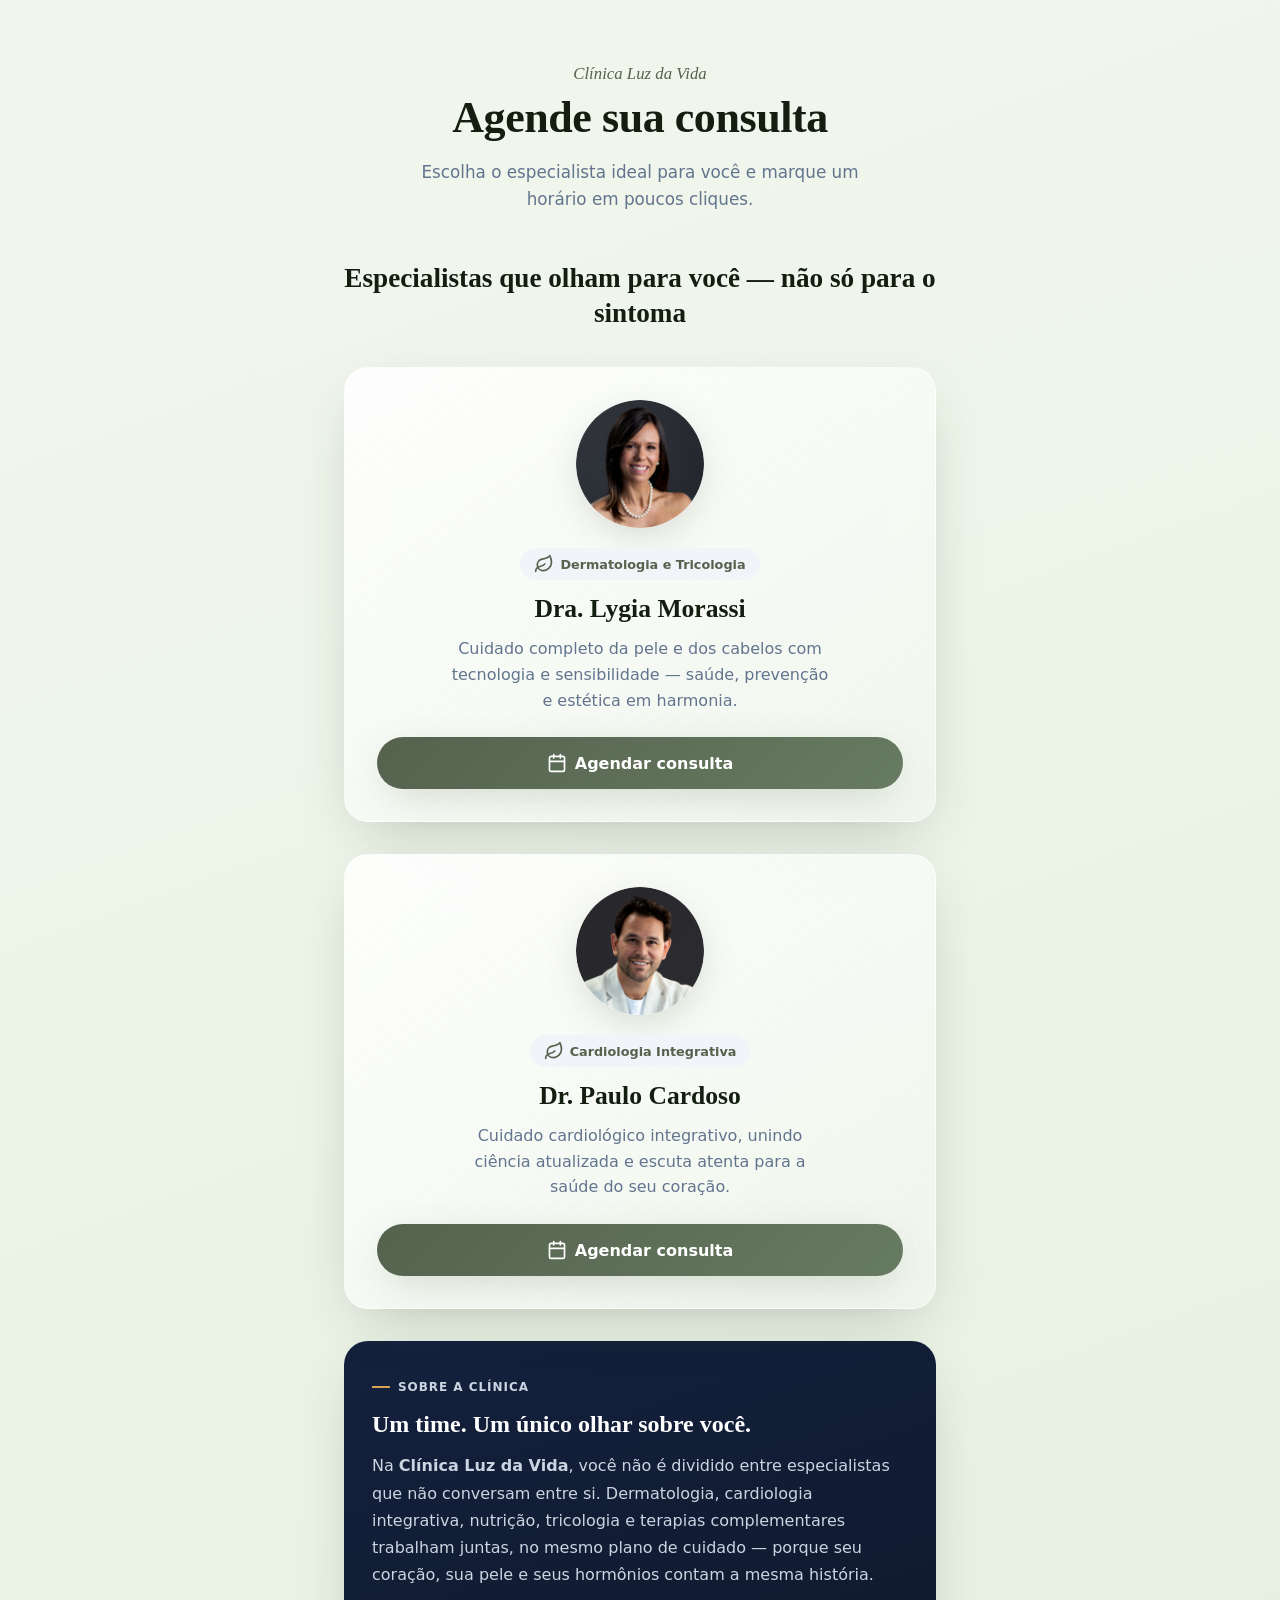
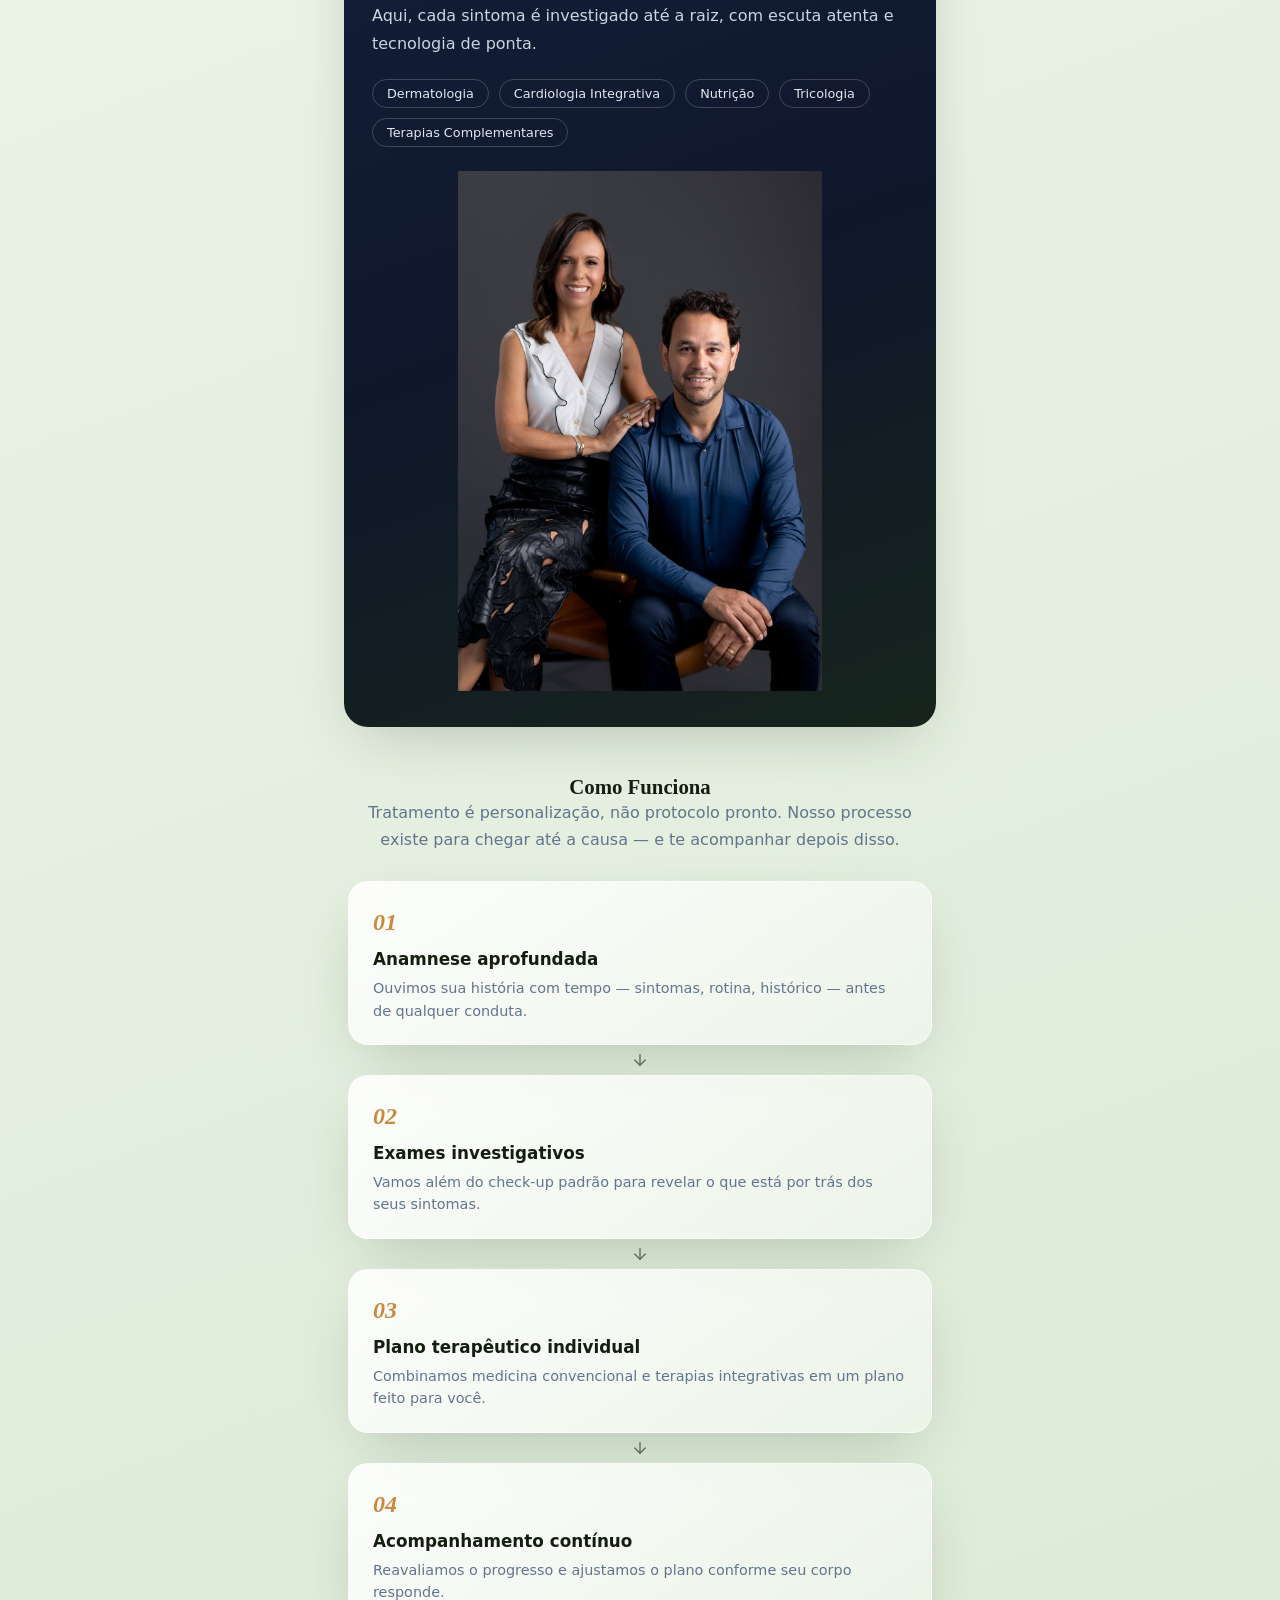
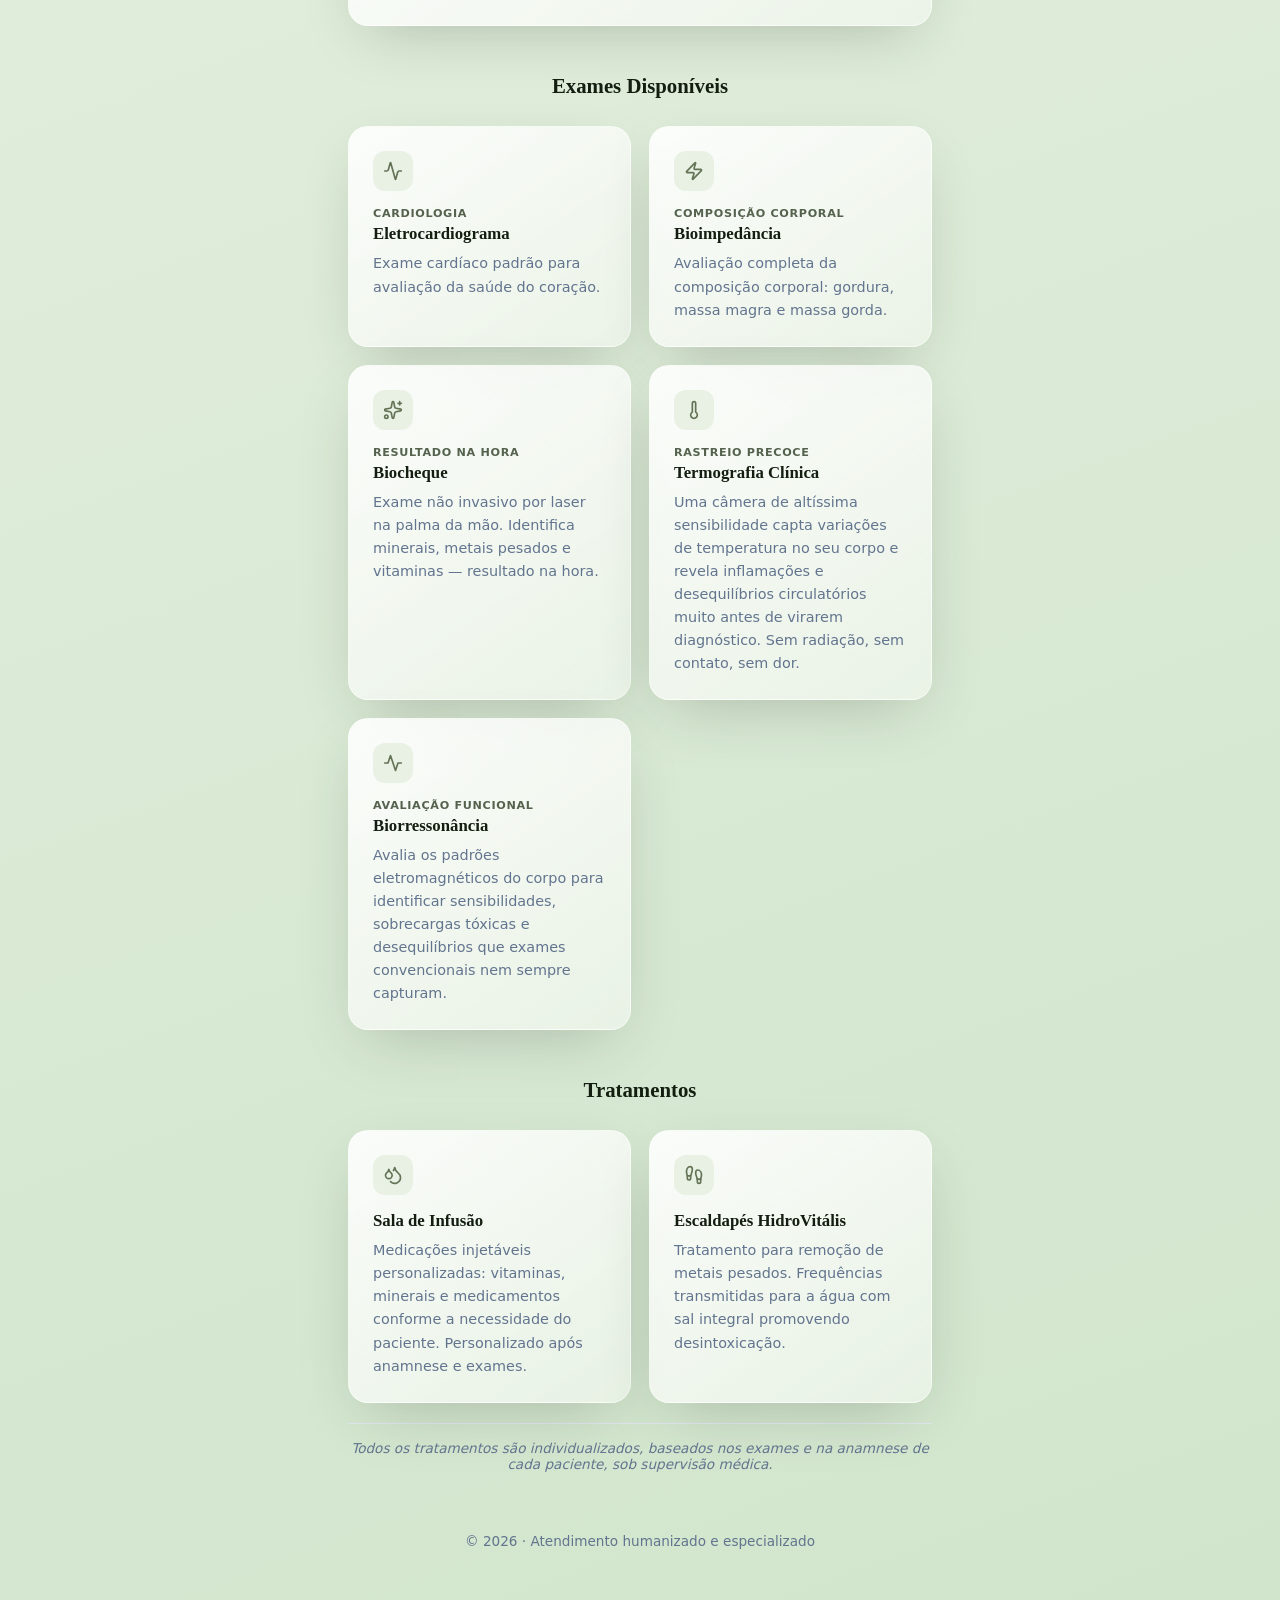
<file: index.html>
<!DOCTYPE html>
<html lang="pt-BR">
<head>
<meta charset="UTF-8" />
<meta name="viewport" content="width=device-width, initial-scale=1" />
<title>Agende sua consulta — Dra. Lygia Morassi &amp; Dr. Paulo Cardoso</title>
<meta name="description" content="Agende sua consulta com a Dra. Lygia Morassi (Dermatologia) ou o Dr. Paulo Cardoso (Cardiologia). Atendimento humanizado e especializado." />
<link rel="stylesheet" href="styles.css" />
<!-- Meta Pixel Code -->
<script>
!function(f,b,e,v,n,t,s)
{if(f.fbq)return;n=f.fbq=function(){n.callMethod?
n.callMethod.apply(n,arguments):n.queue.push(arguments)};
if(!f._fbq)f._fbq=n;n.push=n;n.loaded=!0;n.version='2.0';
n.queue=[];t=b.createElement(e);t.async=!0;
t.src=v;s=b.getElementsByTagName(e)[0];
s.parentNode.insertBefore(t,s)}(window, document,'script',
'https://connect.facebook.net/en_US/fbevents.js');
fbq('init', '27556097847387788');
fbq('track', 'PageView');
</script>
<noscript><img height="1" width="1" style="display:none"
src="https://www.facebook.com/tr?id=27556097847387788&ev=PageView&noscript=1"
/></noscript>
<!-- End Meta Pixel Code -->
</head>
<body>

<main class="page">
  <header class="hero">
    <p class="eyebrow">Clínica Luz da Vida</p>
    <h1>Agende sua consulta</h1>
    <p class="subtitle">Escolha o especialista ideal para você e marque um horário em poucos cliques.</p>
  </header>

  <h2 class="specialists-heading">Especialistas que olham para você — não só para o sintoma</h2>

  <section class="card doctor-card">
    <img class="doctor-photo" src="images/dra-lygia.png" alt="Dra. Lygia Morassi" />
    <span class="specialty-badge">
      <svg class="icon" viewBox="0 0 24 24" fill="none" stroke="currentColor" stroke-width="2" stroke-linecap="round" stroke-linejoin="round"><path d="M11 20A7 7 0 0 1 9.8 6.1C15.5 5 17 4.48 19 2c1 2 2 4.18 2 8 0 5.5-4.78 10-10 10Z"/><path d="M2 21c0-3 1.85-5.36 5.08-6C9.5 14.52 12 13 13 12"/></svg>
      Dermatologia e Tricologia
    </span>
    <h2>Dra. Lygia Morassi</h2>
    <p class="bio">Cuidado completo da pele e dos cabelos com tecnologia e sensibilidade — saúde, prevenção e estética em harmonia.</p>
    <a class="btn" href="https://wa.link/u5lvmo" target="_blank" rel="noopener noreferrer">
      <svg class="icon" viewBox="0 0 24 24" fill="none" stroke="currentColor" stroke-width="2" stroke-linecap="round" stroke-linejoin="round"><rect width="18" height="18" x="3" y="4" rx="2"/><path d="M16 2v4"/><path d="M8 2v4"/><path d="M3 10h18"/></svg>
      Agendar consulta
    </a>
  </section>

  <section class="card doctor-card">
    <img class="doctor-photo" src="images/dr-paulo.png" alt="Dr. Paulo Cardoso" />
    <span class="specialty-badge">
      <svg class="icon" viewBox="0 0 24 24" fill="none" stroke="currentColor" stroke-width="2" stroke-linecap="round" stroke-linejoin="round"><path d="M11 20A7 7 0 0 1 9.8 6.1C15.5 5 17 4.48 19 2c1 2 2 4.18 2 8 0 5.5-4.78 10-10 10Z"/><path d="M2 21c0-3 1.85-5.36 5.08-6C9.5 14.52 12 13 13 12"/></svg>
      Cardiologia Integrativa
    </span>
    <h2>Dr. Paulo Cardoso</h2>
    <p class="bio">Cuidado cardiológico integrativo, unindo ciência atualizada e escuta atenta para a saúde do seu coração.</p>
    <a class="btn" href="https://wa.link/zazbd5" target="_blank" rel="noopener noreferrer">
      <svg class="icon" viewBox="0 0 24 24" fill="none" stroke="currentColor" stroke-width="2" stroke-linecap="round" stroke-linejoin="round"><rect width="18" height="18" x="3" y="4" rx="2"/><path d="M16 2v4"/><path d="M8 2v4"/><path d="M3 10h18"/></svg>
      Agendar consulta
    </a>
  </section>

  <section class="about-clinic-dark">
    <p class="eyebrow-caps">Sobre a Clínica</p>
    <h3>Um time. Um único olhar sobre você.</h3>
    <p>Na <strong>Clínica Luz da Vida</strong>, você não é dividido entre especialistas que não conversam entre si. Dermatologia, cardiologia integrativa, nutrição, tricologia e terapias complementares trabalham juntas, no mesmo plano de cuidado — porque seu coração, sua pele e seus hormônios contam a mesma história.</p>
    <p>Aqui, cada sintoma é investigado até a raiz, com escuta atenta e tecnologia de ponta.</p>
    <div class="pill-list">
      <span class="pill">Dermatologia</span>
      <span class="pill">Cardiologia Integrativa</span>
      <span class="pill">Nutrição</span>
      <span class="pill">Tricologia</span>
      <span class="pill">Terapias Complementares</span>
    </div>
    <img class="about-clinic-photo" src="images/doutores-juntos.jpg" alt="Dra. Lygia Morassi e Dr. Paulo Cardoso, especialistas da Clínica Luz da Vida" />
  </section>

  <section class="section-plain">
    <h3 class="section-title plain">Como Funciona</h3>
    <p class="about-text section-intro">Tratamento é personalização, não protocolo pronto. Nosso processo existe para chegar até a causa — e te acompanhar depois disso.</p>
    <div class="steps-flow">
      <div class="step-card">
        <p class="step-num">01</p>
        <h4>Anamnese aprofundada</h4>
        <p>Ouvimos sua história com tempo — sintomas, rotina, histórico — antes de qualquer conduta.</p>
      </div>
      <span class="step-arrow">
        <svg width="18" height="18" viewBox="0 0 24 24" fill="none" stroke="currentColor" stroke-width="2" stroke-linecap="round" stroke-linejoin="round"><path d="M12 5v14"/><path d="m19 12-7 7-7-7"/></svg>
      </span>
      <div class="step-card">
        <p class="step-num">02</p>
        <h4>Exames investigativos</h4>
        <p>Vamos além do check-up padrão para revelar o que está por trás dos seus sintomas.</p>
      </div>
      <span class="step-arrow">
        <svg width="18" height="18" viewBox="0 0 24 24" fill="none" stroke="currentColor" stroke-width="2" stroke-linecap="round" stroke-linejoin="round"><path d="M12 5v14"/><path d="m19 12-7 7-7-7"/></svg>
      </span>
      <div class="step-card">
        <p class="step-num">03</p>
        <h4>Plano terapêutico individual</h4>
        <p>Combinamos medicina convencional e terapias integrativas em um plano feito para você.</p>
      </div>
      <span class="step-arrow">
        <svg width="18" height="18" viewBox="0 0 24 24" fill="none" stroke="currentColor" stroke-width="2" stroke-linecap="round" stroke-linejoin="round"><path d="M12 5v14"/><path d="m19 12-7 7-7-7"/></svg>
      </span>
      <div class="step-card">
        <p class="step-num">04</p>
        <h4>Acompanhamento contínuo</h4>
        <p>Reavaliamos o progresso e ajustamos o plano conforme seu corpo responde.</p>
      </div>
    </div>
  </section>

  <section class="section-plain">
    <h3 class="section-title plain">Exames Disponíveis</h3>
    <div class="block-grid">
      <div class="block-card">
        <span class="block-icon">
          <svg class="icon" viewBox="0 0 24 24" fill="none" stroke="currentColor" stroke-width="2" stroke-linecap="round" stroke-linejoin="round"><path d="M22 12h-2.48a2 2 0 0 0-1.93 1.46l-2.35 8.36a.25.25 0 0 1-.48 0L9.24 2.18a.25.25 0 0 0-.48 0l-2.35 8.36A2 2 0 0 1 4.49 12H2"/></svg>
        </span>
        <p class="list-tag">Cardiologia</p>
        <p class="block-title">Eletrocardiograma</p>
        <p class="block-desc">Exame cardíaco padrão para avaliação da saúde do coração.</p>
      </div>
      <div class="block-card">
        <span class="block-icon">
          <svg class="icon" viewBox="0 0 24 24" fill="none" stroke="currentColor" stroke-width="2" stroke-linecap="round" stroke-linejoin="round"><path d="M4 14a1 1 0 0 1-.78-1.63l9.9-10.2a.5.5 0 0 1 .86.46l-1.92 6.02A1 1 0 0 0 13 10h7a1 1 0 0 1 .78 1.63l-9.9 10.2a.5.5 0 0 1-.86-.46l1.92-6.02A1 1 0 0 0 11 14z"/></svg>
        </span>
        <p class="list-tag">Composição Corporal</p>
        <p class="block-title">Bioimpedância</p>
        <p class="block-desc">Avaliação completa da composição corporal: gordura, massa magra e massa gorda.</p>
      </div>
      <div class="block-card">
        <span class="block-icon">
          <svg class="icon" viewBox="0 0 24 24" fill="none" stroke="currentColor" stroke-width="2" stroke-linecap="round" stroke-linejoin="round"><path d="M11.017 2.814a1 1 0 0 1 1.966 0l1.051 5.558a2 2 0 0 0 1.594 1.594l5.558 1.051a1 1 0 0 1 0 1.966l-5.558 1.051a2 2 0 0 0-1.594 1.594l-1.051 5.558a1 1 0 0 1-1.966 0l-1.051-5.558a2 2 0 0 0-1.594-1.594l-5.558-1.051a1 1 0 0 1 0-1.966l5.558-1.051a2 2 0 0 0 1.594-1.594z"/><path d="M20 2v4"/><path d="M22 4h-4"/><circle cx="4" cy="20" r="2"/></svg>
        </span>
        <p class="list-tag">Resultado na Hora</p>
        <p class="block-title">Biocheque</p>
        <p class="block-desc">Exame não invasivo por laser na palma da mão. Identifica minerais, metais pesados e vitaminas — resultado na hora.</p>
      </div>
      <div class="block-card">
        <span class="block-icon">
          <svg class="icon" viewBox="0 0 24 24" fill="none" stroke="currentColor" stroke-width="2" stroke-linecap="round" stroke-linejoin="round"><path d="M14 4v10.54a4 4 0 1 1-4 0V4a2 2 0 0 1 4 0Z"/></svg>
        </span>
        <p class="list-tag">Rastreio Precoce</p>
        <p class="block-title">Termografia Clínica</p>
        <p class="block-desc">Uma câmera de altíssima sensibilidade capta variações de temperatura no seu corpo e revela inflamações e desequilíbrios circulatórios muito antes de virarem diagnóstico. Sem radiação, sem contato, sem dor.</p>
      </div>
      <div class="block-card">
        <span class="block-icon">
          <svg class="icon" viewBox="0 0 24 24" fill="none" stroke="currentColor" stroke-width="2" stroke-linecap="round" stroke-linejoin="round"><path d="M22 12h-4l-3 9L9 3l-3 9H2"/></svg>
        </span>
        <p class="list-tag">Avaliação Funcional</p>
        <p class="block-title">Biorressonância</p>
        <p class="block-desc">Avalia os padrões eletromagnéticos do corpo para identificar sensibilidades, sobrecargas tóxicas e desequilíbrios que exames convencionais nem sempre capturam.</p>
      </div>
    </div>
  </section>

  <section class="section-plain">
    <h3 class="section-title plain">Tratamentos</h3>
    <div class="block-grid">
      <div class="block-card">
        <span class="block-icon">
          <svg class="icon" viewBox="0 0 24 24" fill="none" stroke="currentColor" stroke-width="2" stroke-linecap="round" stroke-linejoin="round"><path d="M7 16.3c2.2 0 4-1.83 4-4.05 0-1.16-.57-2.26-1.71-3.19S7.29 6.75 7 5.3c-.29 1.45-1.14 2.84-2.29 3.76S3 11.1 3 12.25c0 2.22 1.8 4.05 4 4.05z"/><path d="M12.56 6.6A10.97 10.97 0 0 0 14 3.02c.5 2.5 2 4.9 4 6.5s3 3.5 3 5.5a6.98 6.98 0 0 1-11.91 4.97"/></svg>
        </span>
        <p class="block-title">Sala de Infusão</p>
        <p class="block-desc">Medicações injetáveis personalizadas: vitaminas, minerais e medicamentos conforme a necessidade do paciente. Personalizado após anamnese e exames.</p>
      </div>
      <div class="block-card">
        <span class="block-icon">
          <svg class="icon" viewBox="0 0 24 24" fill="none" stroke="currentColor" stroke-width="2" stroke-linecap="round" stroke-linejoin="round"><path d="M4 16v-2.38C4 11.5 2.97 10.5 3 8c.03-2.72 1.49-6 4.5-6C9.37 2 10 3.8 10 5.5c0 3.11-2 5.66-2 8.68V16a2 2 0 1 1-4 0Z"/><path d="M20 20v-2.38c0-2.12 1.03-3.12 1-5.62-.03-2.72-1.49-6-4.5-6C14.63 6 14 7.8 14 9.5c0 3.11 2 5.66 2 8.68V20a2 2 0 1 0 4 0Z"/><path d="M16 17h4"/><path d="M4 13h4"/></svg>
        </span>
        <p class="block-title">Escaldapés HidroVitális</p>
        <p class="block-desc">Tratamento para remoção de metais pesados. Frequências transmitidas para a água com sal integral promovendo desintoxicação.</p>
      </div>
    </div>
    <p class="footnote">Todos os tratamentos são individualizados, baseados nos exames e na anamnese de cada paciente, sob supervisão médica.</p>
  </section>

  <footer class="page-footer">
    <p>&copy; 2026 &middot; Atendimento humanizado e especializado</p>
  </footer>
</main>

</body>
</html>
</file>
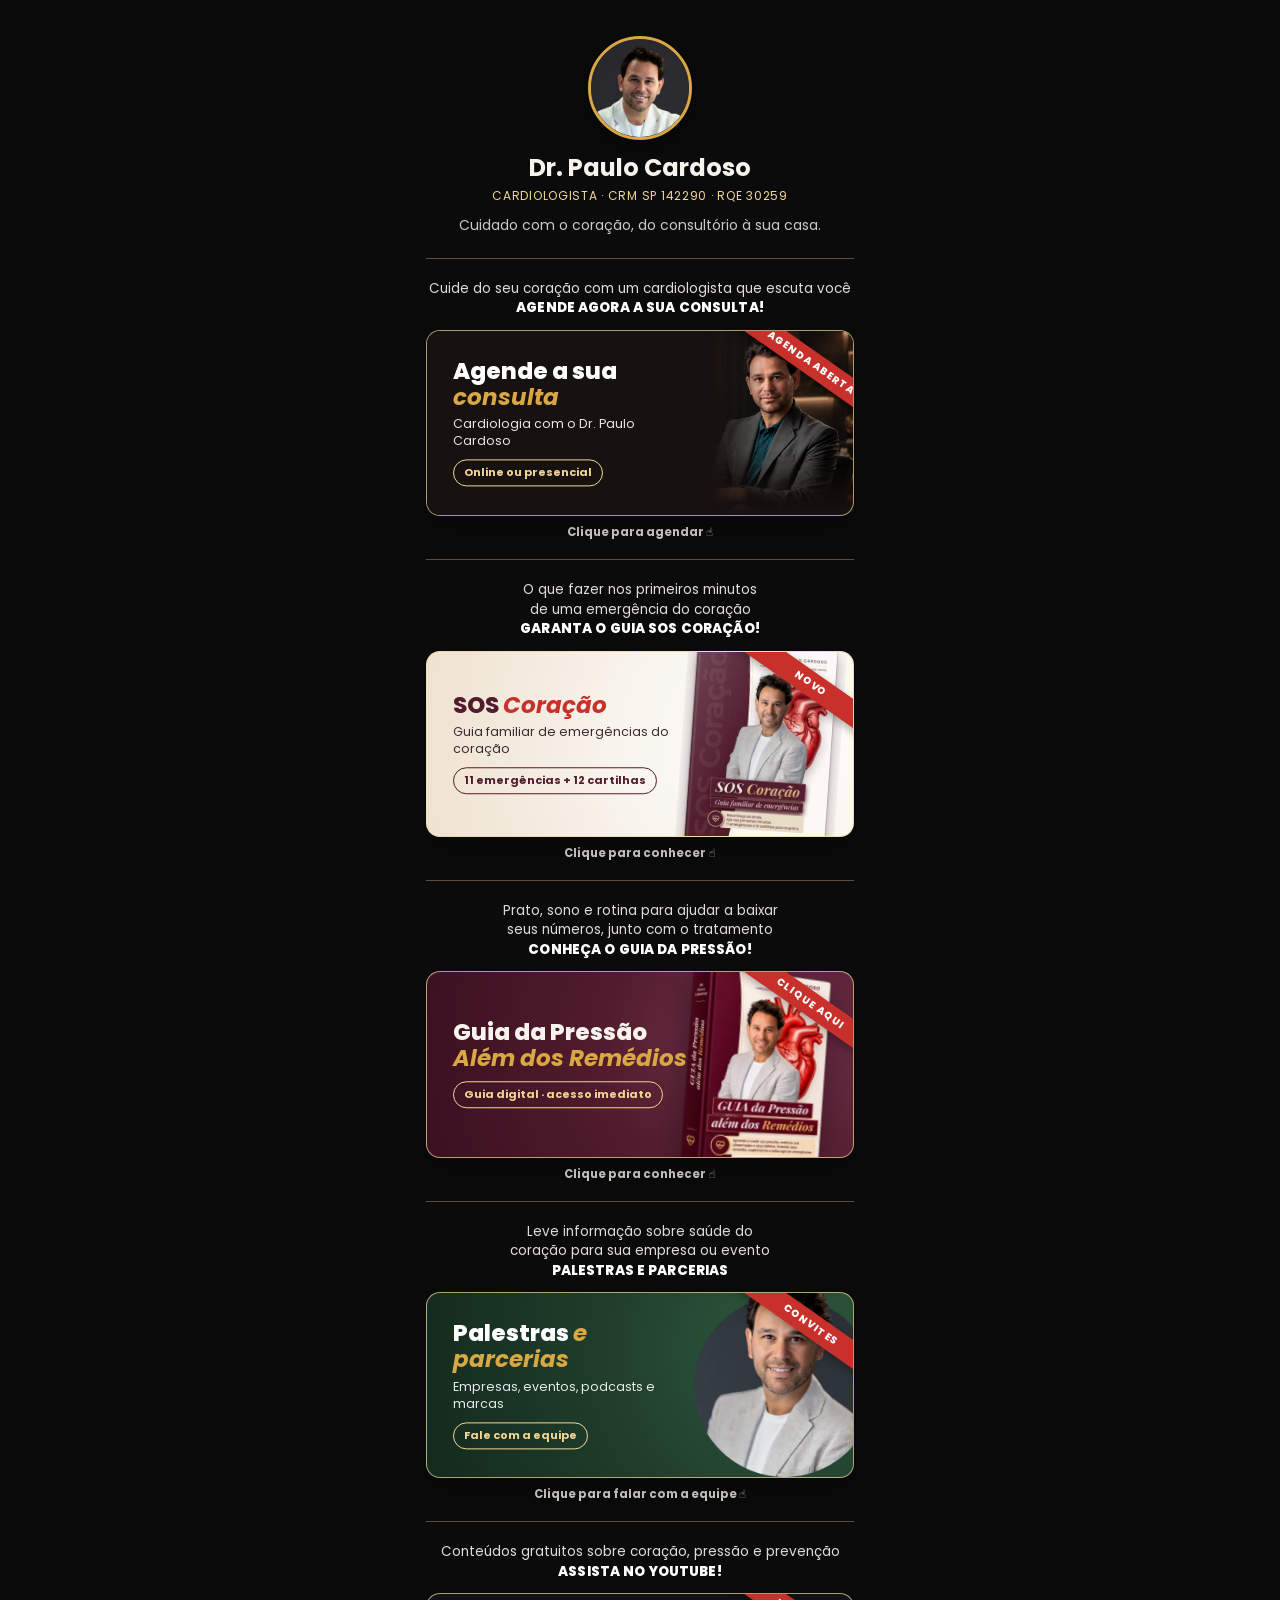
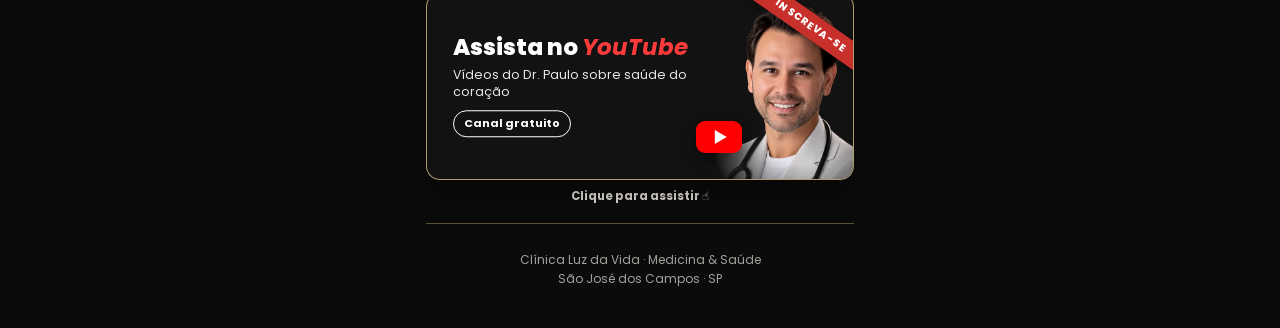
<file: bio-drpaulo.html>
<!DOCTYPE html>
<html lang="pt-BR">
<head>
<!-- Google Tag Manager -->
<script>(function(w,d,s,l,i){w[l]=w[l]||[];w[l].push({'gtm.start':
new Date().getTime(),event:'gtm.js'});var f=d.getElementsByTagName(s)[0],
j=d.createElement(s),dl=l!='dataLayer'?'&l='+l:'';j.async=true;j.src=
'https://www.googletagmanager.com/gtm.js?id='+i+dl;f.parentNode.insertBefore(j,f);
})(window,document,'script','dataLayer','GTM-PHKVS4NW');</script>
<!-- End Google Tag Manager -->
<meta charset="UTF-8" />
<meta name="viewport" content="width=device-width, initial-scale=1" />
<title>Dr. Paulo Cardoso — Links</title>
<meta name="description" content="Consultas, guias, palestras e conteúdos do cardiologista Dr. Paulo Cardoso." />
<meta name="theme-color" content="#0b0b0b" />
<meta property="og:title" content="Dr. Paulo Cardoso · Cardiologista" />
<meta property="og:description" content="Consultas, Guia SOS Coração, Guia da Pressão, palestras e YouTube." />
<meta property="og:image" content="https://luzdavidasaude.com.br/images/dr-paulo.png" />
<link rel="preconnect" href="https://fonts.googleapis.com" />
<link rel="preconnect" href="https://fonts.gstatic.com" crossorigin />
<link href="https://fonts.googleapis.com/css2?family=Poppins:ital,wght@0,400;0,500;0,600;0,700;0,800;1,600;1,700&display=swap" rel="stylesheet" />
<!-- Meta Pixel Code -->
<script>
!function(f,b,e,v,n,t,s)
{if(f.fbq)return;n=f.fbq=function(){n.callMethod?
n.callMethod.apply(n,arguments):n.queue.push(arguments)};
if(!f._fbq)f._fbq=n;n.push=n;n.loaded=!0;n.version='2.0';
n.queue=[];t=b.createElement(e);t.async=!0;
t.src=v;s=b.getElementsByTagName(e)[0];
s.parentNode.insertBefore(t,s)}(window, document,'script',
'https://connect.facebook.net/en_US/fbevents.js');
fbq('init', '27556097847387788');
fbq('track', 'PageView');
</script>
<noscript><img height="1" width="1" style="display:none"
src="https://www.facebook.com/tr?id=27556097847387788&ev=PageView&noscript=1"
/></noscript>
<!-- End Meta Pixel Code -->
<style>
:root {
  --wine: #521c2e; --wine-deep: #2a0a14; --gold: #d9a845; --gold-soft: #f0d595;
  --cream: #f8f3ec; --ink: #24161b; --red: #c8312b;
}
* { box-sizing: border-box; margin: 0; padding: 0; }
html { -webkit-text-size-adjust: 100%; }
body {
  font-family: 'Poppins', system-ui, sans-serif; color: var(--cream); min-height: 100vh;
  background: #0b0b0b;
  -webkit-font-smoothing: antialiased;
}
a { color: inherit; text-decoration: none; }
.wrap { max-width: 460px; margin: 0 auto; padding: 36px 16px 40px; }

/* Topo */
.head { text-align: center; padding-bottom: 22px; border-bottom: 1px solid rgba(240,213,149,.35); }
.avatar { width: 104px; height: 104px; border-radius: 50%; display: block; margin: 0 auto 14px;
  border: 3px solid var(--gold); box-shadow: 0 10px 30px rgba(0,0,0,.4); background: #2b2b33; }
.head h1 { font-size: 24px; font-weight: 700; line-height: 1.2; }
.head .crm { font-size: 12px; letter-spacing: .06em; color: var(--gold-soft); margin-top: 4px; }
.head .bio { font-size: 14px; color: rgba(248,243,236,.82); margin-top: 10px; line-height: 1.5; }

/* Blocos */
.item { padding: 20px 0 18px; border-bottom: 1px solid rgba(240,213,149,.35); text-align: center; }
.cap, .head .bio { text-wrap: balance; }
.cap { font-size: 13.5px; line-height: 1.45; color: rgba(248,243,236,.9); margin-bottom: 12px; }
.cap b { display: block; font-weight: 800; color: #fff; letter-spacing: .01em; }
.hint { font-size: 11.5px; font-weight: 700; margin-top: 8px; color: rgba(248,243,236,.9); }

.card { position: relative; display: block; aspect-ratio: 2.3 / 1; border-radius: 14px; overflow: hidden;
  border: 1.5px solid rgba(240,213,149,.7); box-shadow: 0 14px 30px rgba(0,0,0,.35);
  text-align: left; transition: transform .2s, box-shadow .2s; isolation: isolate; }
.card:hover { transform: translateY(-2px); box-shadow: 0 18px 36px rgba(0,0,0,.45); }
.card:active { transform: scale(.985); }
.txt { position: absolute; z-index: 2; left: 6%; top: 50%; transform: translateY(-50%); width: 56%; }
.txt h2 { font-size: clamp(17px, 5.2vw, 23px); font-weight: 800; line-height: 1.12; }
.txt h2 em { font-style: italic; font-weight: 700; }
.txt p { font-size: clamp(10.5px, 3vw, 12.5px); line-height: 1.35; margin-top: 6px; opacity: .9; }
.pill { display: inline-block; margin-top: 9px; font-size: clamp(9.5px, 2.7vw, 11px); font-weight: 700;
  padding: 4px 10px; border-radius: 999px; border: 1.5px solid currentColor; }
.pic { position: absolute; z-index: 1; bottom: 0; right: 0; height: 100%; width: auto; }
.ribbon { position: absolute; z-index: 3; top: 20px; right: -46px; width: 176px; transform: rotate(35deg);
  background: var(--red); color: #fff; text-align: center; font-size: 10px; font-weight: 800;
  letter-spacing: .08em; text-transform: uppercase; padding: 4px 0; box-shadow: 0 3px 8px rgba(0,0,0,.3); }
.ribbon.left { right: auto; left: -38px; transform: rotate(-35deg); }

/* 1. Consultas */
.c-consulta { background: #17110f; color: #fff; }
.c-consulta .pic { right: -4%; -webkit-mask-image: linear-gradient(90deg, transparent 0%, #000 35%); mask-image: linear-gradient(90deg, transparent 0%, #000 35%); }
.c-consulta::after { content: ""; position: absolute; inset: 0; z-index: 1; background: linear-gradient(90deg, rgba(23,17,15,.95) 30%, rgba(23,17,15,0) 70%); }
.c-consulta h2 em { color: var(--gold); }
.c-consulta .pill { color: var(--gold-soft); }

/* 2. SOS Coração */
.c-sos { background: radial-gradient(circle at 82% 50%, #fff 0%, var(--cream) 45%, #efe2d0 100%); color: var(--wine); }
.c-sos .pic { height: 118%; bottom: -14%; right: 3%; transform: rotate(4deg); }
.c-sos h2 em { color: var(--red); }
.c-sos p { color: var(--ink); }

/* 3. Guia da Pressão */
.c-pressao { background: radial-gradient(circle at 80% 40%, #7a3550 0%, var(--wine) 45%, #3a1020 100%); color: var(--cream); }
.c-pressao .pic { height: 116%; bottom: -12%; right: 4%; transform: rotate(4deg); filter: drop-shadow(0 10px 18px rgba(0,0,0,.45)); }
.c-pressao h2 em { color: var(--gold); }
.c-pressao .pill { color: var(--gold-soft); }

/* 4. Palestras */
.c-palestras { background: radial-gradient(circle at 85% 30%, #2f5a3e 0%, #1f3d2b 50%, #132a1d 100%); color: #fff; }
.c-palestras .pic { height: 112%; right: -6%; }
.c-palestras h2 em { color: var(--gold); }
.c-palestras .pill { color: var(--gold-soft); }

/* 5. YouTube */
.c-youtube { background: #121212; color: #fff; }
.c-youtube .pic { right: -2%; -webkit-mask-image: radial-gradient(ellipse 70% 85% at 60% 45%, #000 55%, transparent 100%); mask-image: radial-gradient(ellipse 70% 85% at 60% 45%, #000 55%, transparent 100%); }
.c-youtube h2 em { color: #ff3b3b; }
.play { position: absolute; z-index: 2; right: 26%; bottom: 14%; width: 46px; height: 32px; border-radius: 9px; background: #ff0000;
  box-shadow: 0 6px 16px rgba(0,0,0,.5); }
.play::after { content: ""; position: absolute; left: 50%; top: 50%; transform: translate(-35%, -50%);
  border-style: solid; border-width: 7px 0 7px 12px; border-color: transparent transparent transparent #fff; }

.foot { text-align: center; padding-top: 26px; font-size: 12px; color: rgba(248,243,236,.65); line-height: 1.6; }

@media (prefers-reduced-motion: reduce) { .card { transition: none; } }
</style>
</head>
<body>
<!-- Google Tag Manager (noscript) -->
<noscript><iframe src="https://www.googletagmanager.com/ns.html?id=GTM-PHKVS4NW"
height="0" width="0" style="display:none;visibility:hidden"></iframe></noscript>
<!-- End Google Tag Manager (noscript) -->
<main class="wrap">
  <header class="head">
    <img class="avatar" src="images/links/avatar.webp" alt="Dr. Paulo Cardoso" width="240" height="240" />
    <h1>Dr. Paulo Cardoso</h1>
    <p class="crm">CARDIOLOGISTA · CRM SP 142290 · RQE 30259</p>
    <p class="bio">Cuidado com o coração, do consultório à sua casa.</p>
  </header>

  <section class="item">
    <p class="cap">Cuide do seu coração com um cardiologista que escuta você<b>AGENDE AGORA A SUA CONSULTA!</b></p>
    <a class="card c-consulta" href="https://wa.me/5512988413276?text=Ol%C3%A1%2C%20quero%20agendar%20uma%20consulta%20com%20o%20Dr.%20Paulo%20Cardoso!" target="_blank" rel="noopener noreferrer" data-whatsapp-cta>
      <span class="ribbon">Agenda aberta</span>
      <img class="pic" src="images/links/consulta.webp" alt="" width="560" height="647" />
      <div class="txt">
        <h2>Agende a sua <em>consulta</em></h2>
        <p>Cardiologia com o Dr. Paulo Cardoso</p>
        <span class="pill">Online ou presencial</span>
      </div>
    </a>
    <p class="hint">Clique para agendar ☝️</p>
  </section>

  <section class="item">
    <p class="cap">O que fazer nos primeiros minutos de uma emergência do coração<b>GARANTA O GUIA SOS CORAÇÃO!</b></p>
    <a class="card c-sos" href="sos-coracao">
      <span class="ribbon">Novo</span>
      <img class="pic" src="images/links/sos.webp" alt="" width="360" height="492" loading="lazy" />
      <div class="txt">
        <h2>SOS <em>Coração</em></h2>
        <p>Guia familiar de emergências do coração</p>
        <span class="pill">11 emergências + 12 cartilhas</span>
      </div>
    </a>
    <p class="hint">Clique para conhecer ☝️</p>
  </section>

  <section class="item">
    <p class="cap">Prato, sono e rotina para ajudar a baixar seus números, junto com o tratamento<b>CONHEÇA O GUIA DA PRESSÃO!</b></p>
    <a class="card c-pressao" href="guia-pressao">
      <span class="ribbon">Clique aqui</span>
      <img class="pic" src="images/links/pressao.webp" alt="" width="360" height="480" loading="lazy" />
      <div class="txt">
        <h2>Guia da Pressão <em>Além dos Remédios</em></h2>
        <span class="pill">Guia digital · acesso imediato</span>
      </div>
    </a>
    <p class="hint">Clique para conhecer ☝️</p>
  </section>

  <section class="item">
    <p class="cap">Leve informação sobre saúde do coração para sua empresa ou evento<b>PALESTRAS E PARCERIAS</b></p>
    <a class="card c-palestras" href="https://wa.me/5512988413276?text=Ol%C3%A1%2C%20quero%20falar%20sobre%20palestras%20e%20parcerias%20com%20o%20Dr.%20Paulo%20Cardoso." target="_blank" rel="noopener noreferrer" data-whatsapp-cta>
      <span class="ribbon">Convites</span>
      <img class="pic" src="images/links/palestras.webp" alt="" width="460" height="503" loading="lazy" />
      <div class="txt">
        <h2>Palestras <em>e parcerias</em></h2>
        <p>Empresas, eventos, podcasts e marcas</p>
        <span class="pill">Fale com a equipe</span>
      </div>
    </a>
    <p class="hint">Clique para falar com a equipe ☝️</p>
  </section>

  <section class="item">
    <p class="cap">Conteúdos gratuitos sobre coração, pressão e prevenção<b>ASSISTA NO YOUTUBE!</b></p>
    <a class="card c-youtube" href="https://www.youtube.com/@drpaulocardoso" target="_blank" rel="noopener noreferrer">
      <span class="ribbon">Inscreva-se</span>
      <img class="pic" src="images/links/youtube.webp" alt="" width="460" height="572" loading="lazy" />
      <span class="play" aria-hidden="true"></span>
      <div class="txt">
        <h2>Assista no <em>YouTube</em></h2>
        <p>Vídeos do Dr. Paulo sobre saúde do coração</p>
        <span class="pill">Canal gratuito</span>
      </div>
    </a>
    <p class="hint">Clique para assistir ☝️</p>
  </section>

  <footer class="foot">

    Clínica Luz da Vida · Medicina &amp; Saúde<br />São José dos Campos · SP
  </footer>
</main>
<script>
  document.querySelectorAll('[data-whatsapp-cta]').forEach(function (el) {
    el.addEventListener('click', function () {
      if (typeof fbq === 'function') { fbq('track', 'Contact'); }
    });
  });
</script>
</body>
</html>
</file>
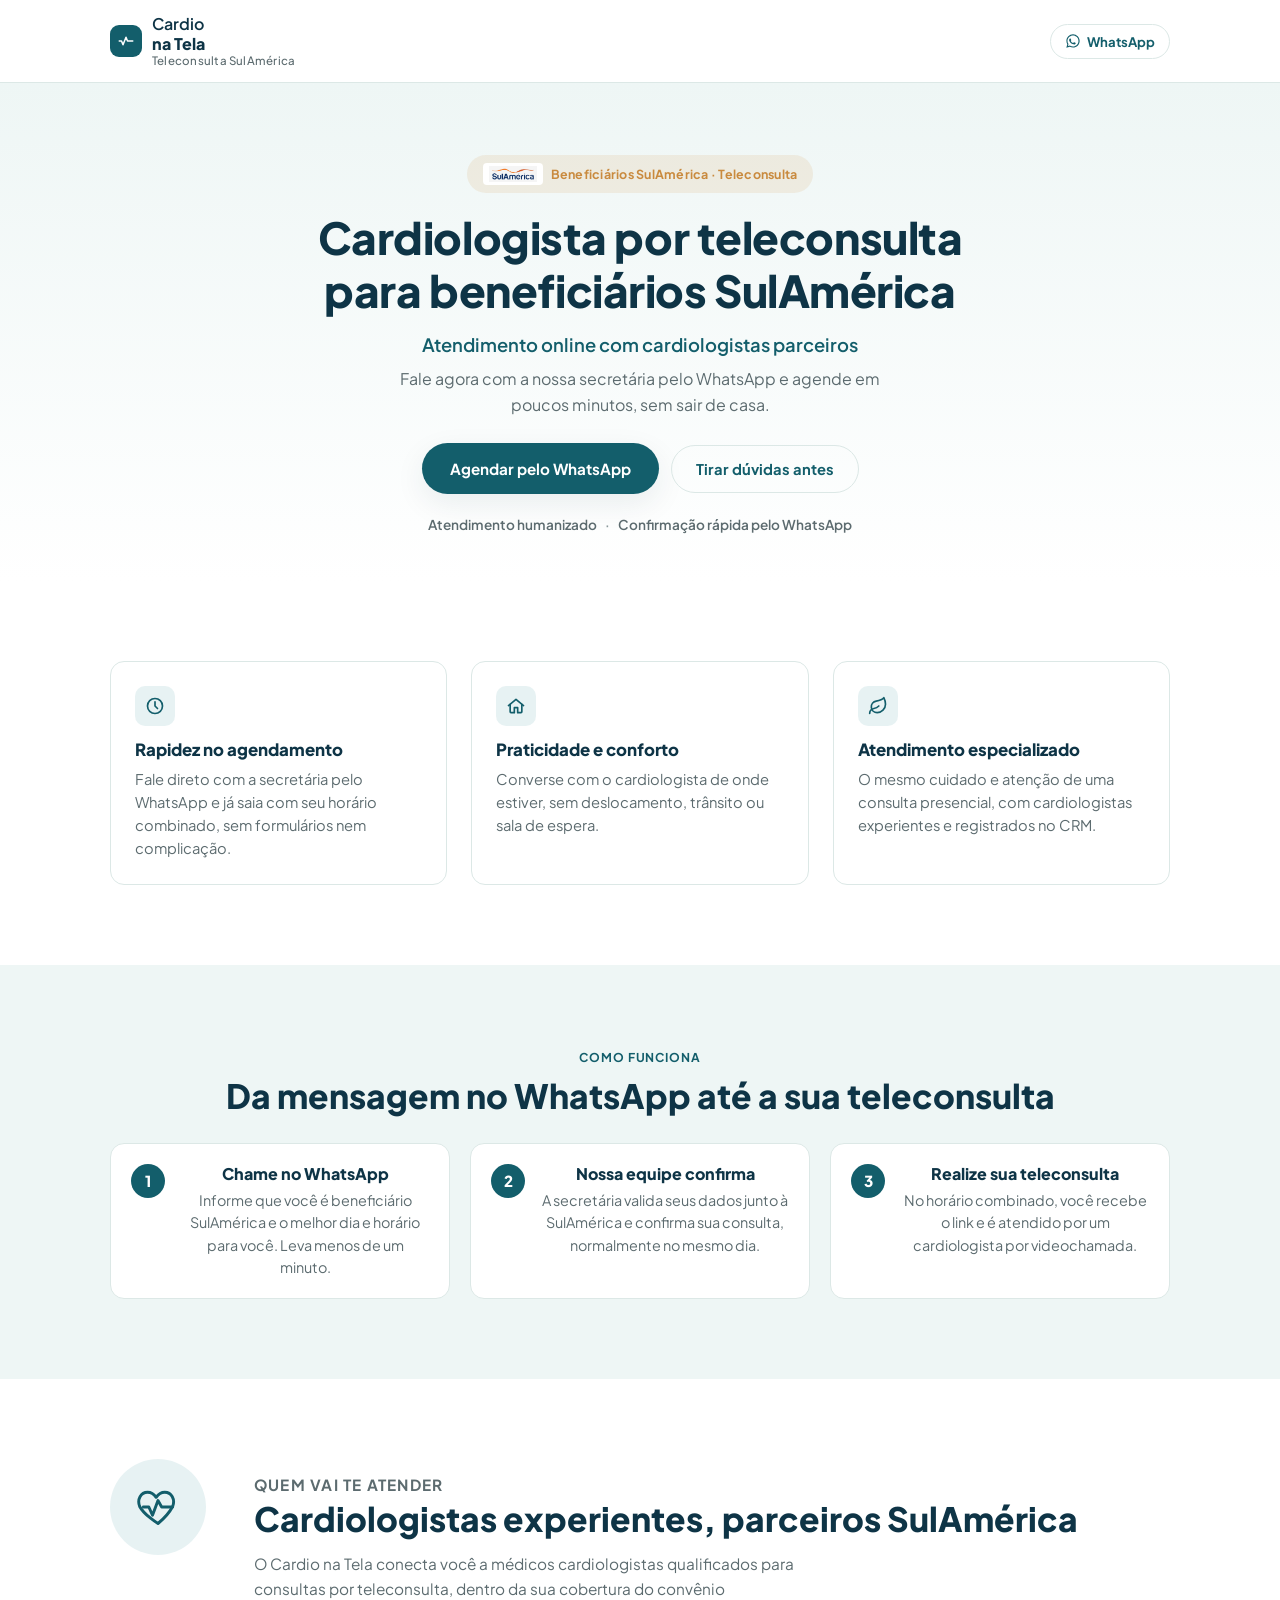
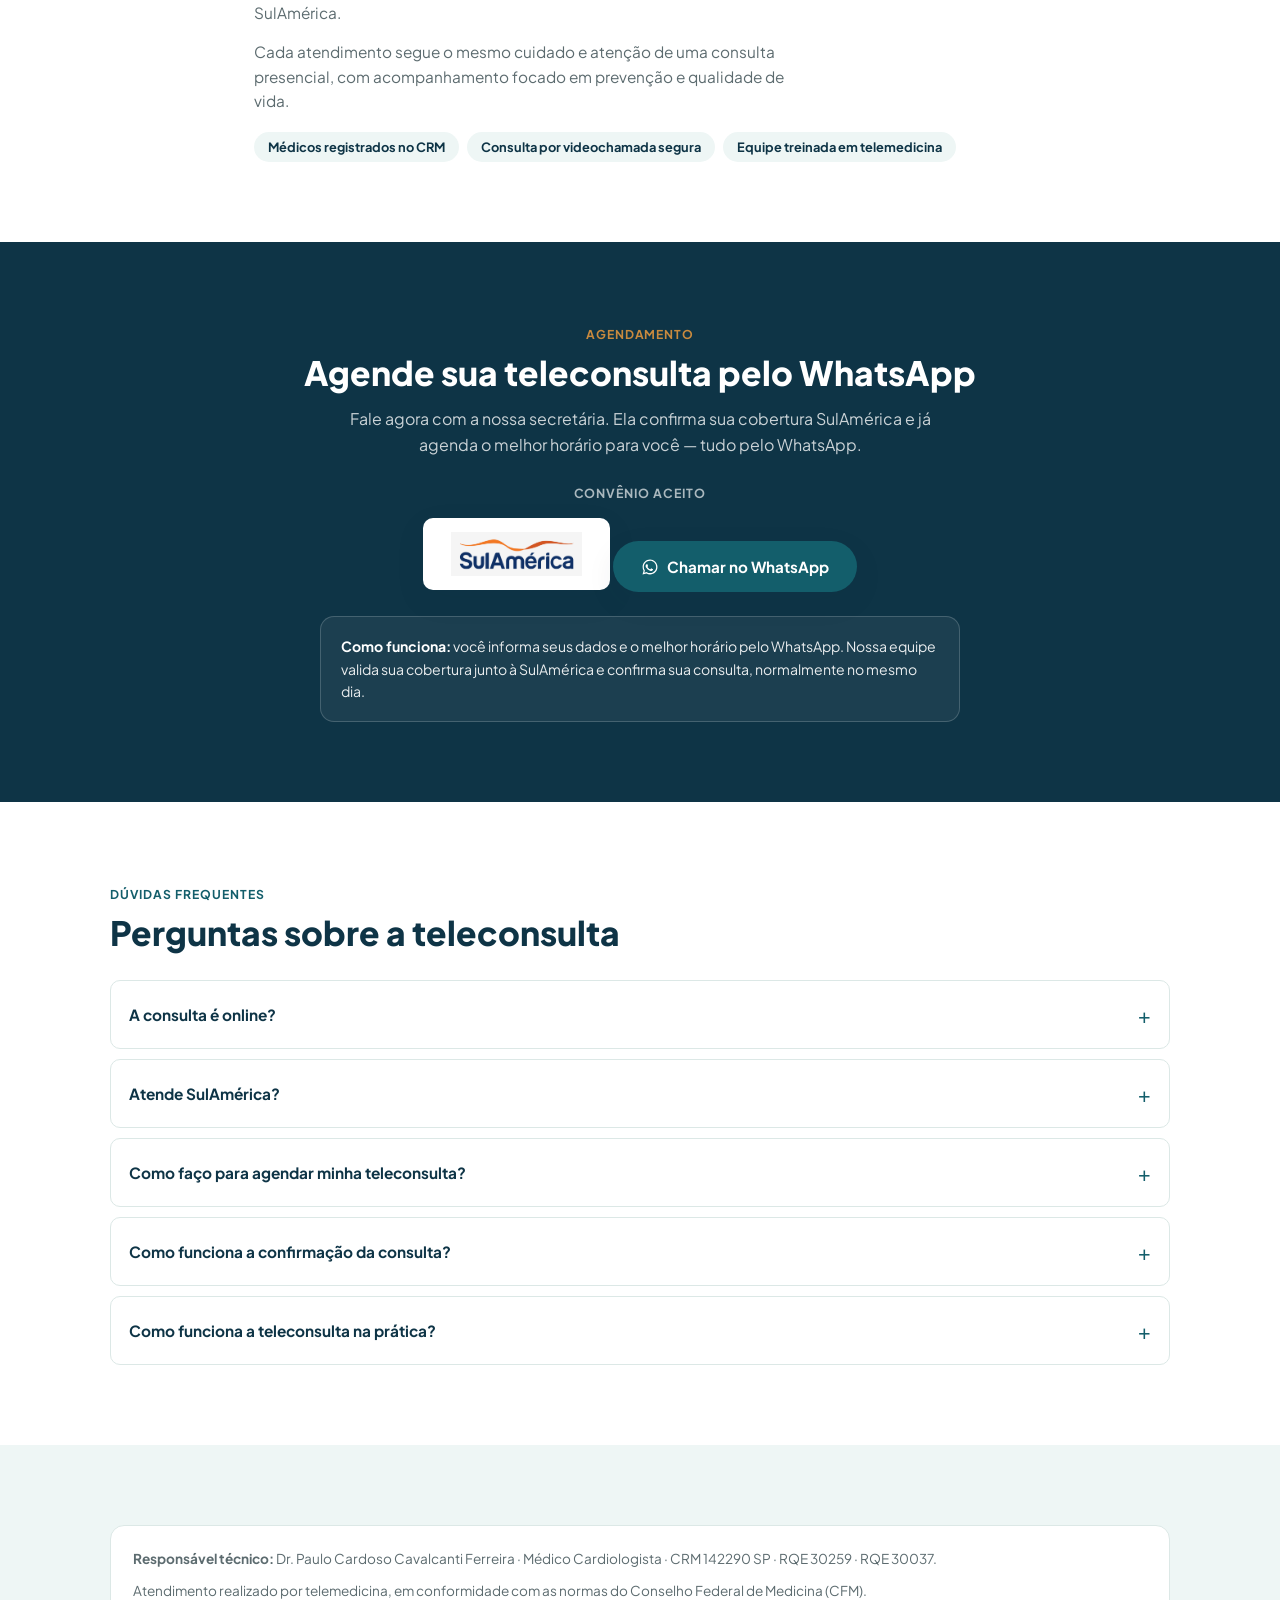
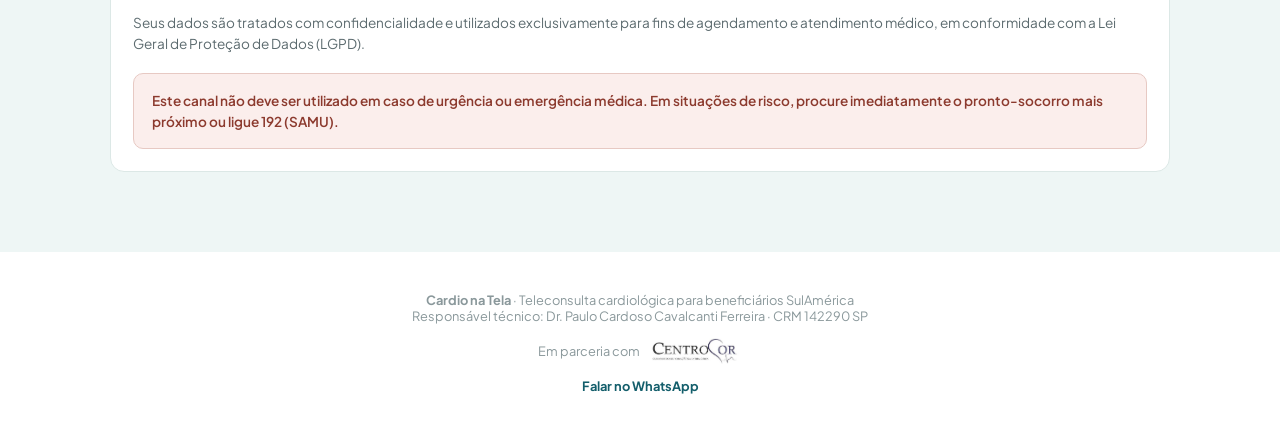
<file: cardio-na-tela.html>
<!DOCTYPE html>
<html lang="pt-BR">
<head>
<!-- Google Tag Manager -->
<script>(function(w,d,s,l,i){w[l]=w[l]||[];w[l].push({'gtm.start':
new Date().getTime(),event:'gtm.js'});var f=d.getElementsByTagName(s)[0],
j=d.createElement(s),dl=l!='dataLayer'?'&l='+l:'';j.async=true;j.src=
'https://www.googletagmanager.com/gtm.js?id='+i+dl;f.parentNode.insertBefore(j,f);
})(window,document,'script','dataLayer','GTM-PHKVS4NW');</script>
<!-- End Google Tag Manager -->
<meta charset="UTF-8" />
<meta name="viewport" content="width=device-width, initial-scale=1" />
<title>Cardiologista Online SulAmérica | Cardio na Tela — Teleconsulta</title>
<meta name="description" content="Consulta online com cardiologista para beneficiários SulAmérica. Agende pelo WhatsApp em poucos minutos, sem sair de casa, com o Cardio na Tela." />
<meta name="robots" content="index, follow" />
<link rel="canonical" href="https://luzdavidasaude.com.br/cardio-na-tela" />

<!-- Open Graph -->
<meta property="og:type" content="website" />
<meta property="og:locale" content="pt_BR" />
<meta property="og:title" content="Cardiologista Online SulAmérica | Cardio na Tela — Teleconsulta" />
<meta property="og:description" content="Atendimento por teleconsulta com cardiologistas para beneficiários SulAmérica. Agende em poucos minutos, sem sair de casa." />
<meta property="og:url" content="https://luzdavidasaude.com.br/cardio-na-tela" />
<meta name="twitter:card" content="summary_large_image" />

<link rel="preconnect" href="https://fonts.googleapis.com" />
<link rel="preconnect" href="https://fonts.gstatic.com" crossorigin />
<link href="https://fonts.googleapis.com/css2?family=Plus+Jakarta+Sans:wght@500;600;700;800&display=swap" rel="stylesheet" />
<link rel="stylesheet" href="cardio-na-tela.css" />

<!-- Meta Pixel Code -->
<script>
!function(f,b,e,v,n,t,s)
{if(f.fbq)return;n=f.fbq=function(){n.callMethod?
n.callMethod.apply(n,arguments):n.queue.push(arguments)};
if(!f._fbq)f._fbq=n;n.push=n;n.loaded=!0;n.version='2.0';
n.queue=[];t=b.createElement(e);t.async=!0;
t.src=v;s=b.getElementsByTagName(e)[0];
s.parentNode.insertBefore(t,s)}(window, document,'script',
'https://connect.facebook.net/en_US/fbevents.js');
fbq('init', '27556097847387788');
fbq('track', 'PageView');
</script>
<noscript><img height="1" width="1" style="display:none"
src="https://www.facebook.com/tr?id=27556097847387788&ev=PageView&noscript=1"
/></noscript>
<!-- End Meta Pixel Code -->

<!-- JSON-LD: MedicalBusiness -->
<script type="application/ld+json">
{
  "@context": "https://schema.org",
  "@type": "MedicalBusiness",
  "name": "Cardio na Tela",
  "medicalSpecialty": "Cardiovascular",
  "description": "Teleconsulta cardiológica para beneficiários do convênio SulAmérica, com cardiologistas qualificados e agendamento pelo WhatsApp.",
  "url": "https://luzdavidasaude.com.br/cardio-na-tela",
  "availableService": {
    "@type": "MedicalTherapy",
    "name": "Teleconsulta cardiológica",
    "description": "Consulta cardiológica realizada por videochamada."
  },
  "medicalDirector": {
    "@type": "Physician",
    "name": "Dr. Paulo Cardoso Cavalcanti Ferreira",
    "medicalSpecialty": "Cardiovascular"
  }
}
</script>

<!-- JSON-LD: FAQPage -->
<script type="application/ld+json">
{
  "@context": "https://schema.org",
  "@type": "FAQPage",
  "mainEntity": [
    {
      "@type": "Question",
      "name": "A consulta é online?",
      "acceptedAnswer": {
        "@type": "Answer",
        "text": "Sim. A consulta é 100% por videochamada (teleconsulta), com o mesmo cuidado e atenção de um atendimento presencial."
      }
    },
    {
      "@type": "Question",
      "name": "Atende SulAmérica?",
      "acceptedAnswer": {
        "@type": "Answer",
        "text": "Sim. Este atendimento por teleconsulta é voltado especificamente para beneficiários do convênio SulAmérica."
      }
    },
    {
      "@type": "Question",
      "name": "Como faço para agendar minha teleconsulta?",
      "acceptedAnswer": {
        "@type": "Answer",
        "text": "Basta chamar no WhatsApp e informar que você é beneficiário SulAmérica, com o dia e horário de sua preferência. Leva menos de um minuto."
      }
    },
    {
      "@type": "Question",
      "name": "Como funciona a confirmação da consulta?",
      "acceptedAnswer": {
        "@type": "Answer",
        "text": "Nossa equipe valida seus dados junto à SulAmérica e confirma sua consulta pelo próprio WhatsApp, normalmente no mesmo dia."
      }
    },
    {
      "@type": "Question",
      "name": "Como funciona a teleconsulta na prática?",
      "acceptedAnswer": {
        "@type": "Answer",
        "text": "No dia e horário confirmados, você recebe um link de videochamada. Basta clicar no horário marcado para iniciar a consulta com o cardiologista, de onde estiver."
      }
    }
  ]
}
</script>
</head>
<body>
<!-- Google Tag Manager (noscript) -->
<noscript><iframe src="https://www.googletagmanager.com/ns.html?id=GTM-PHKVS4NW"
height="0" width="0" style="display:none;visibility:hidden"></iframe></noscript>
<!-- End Google Tag Manager (noscript) -->

<main class="ctl-page">

  <header class="ctl-topbar">
    <div class="ctl-topbar-inner">
      <span class="ctl-logo">
        <span class="ctl-logo-icon">
          <svg viewBox="0 0 24 24" fill="none" stroke="currentColor" stroke-width="2" stroke-linecap="round" stroke-linejoin="round"><path d="M3 12h3l2 5 4-10 2 5h7"/></svg>
        </span>
        <span class="ctl-logo-text">Cardio <strong>na Tela</strong><span class="ctl-brand-sub">Teleconsulta SulAmérica</span></span>
      </span>
      <a class="ctl-topbar-whatsapp" href="https://wa.me/5512974074279?text=Ol%C3%A1%2C%20quero%20agendar%20uma%20consulta%20com%20Cardiologista%20Dr%20Paulo%20Cardoso" target="_blank" rel="noopener noreferrer" data-ctl-whatsapp data-whatsapp-cta>
        <svg class="ctl-icon" viewBox="0 0 24 24" fill="currentColor"><path d="M12.04 2c-5.46 0-9.9 4.44-9.9 9.9 0 1.75.46 3.45 1.32 4.95L2 22l5.25-1.38a9.9 9.9 0 0 0 4.79 1.22h.01c5.46 0 9.9-4.44 9.9-9.9 0-2.64-1.03-5.12-2.9-6.99A9.82 9.82 0 0 0 12.04 2Zm0 1.67c2.19 0 4.25.85 5.8 2.4a8.2 8.2 0 0 1 2.4 5.83c0 4.55-3.7 8.24-8.25 8.24a8.2 8.2 0 0 1-4.19-1.15l-.3-.18-3.12.82.83-3.04-.2-.31a8.18 8.18 0 0 1-1.26-4.38c0-4.55 3.7-8.23 8.29-8.23Zm-4.42 4.6c-.16 0-.42.06-.64.3-.22.24-.84.82-.84 2s.86 2.32.98 2.48c.12.16 1.67 2.66 4.14 3.63 2.05.8 2.47.64 2.91.6.45-.04 1.46-.6 1.66-1.18.2-.58.2-1.07.14-1.18-.06-.1-.22-.16-.46-.28-.24-.12-1.46-.72-1.69-.8-.23-.08-.39-.12-.56.12-.16.24-.64.8-.78.97-.14.16-.29.18-.53.06-.24-.12-1.02-.38-1.94-1.2-.72-.64-1.2-1.43-1.34-1.67-.14-.24-.02-.37.1-.49.11-.11.24-.28.36-.42.12-.14.16-.24.24-.4.08-.16.04-.3-.02-.42-.06-.12-.56-1.37-.78-1.87-.2-.48-.41-.42-.56-.42Z"/></svg>
        WhatsApp
      </a>
    </div>
  </header>

  <!-- 1. HERO -->
  <section class="ctl-hero">
    <div class="ctl-hero-inner">
      <div class="ctl-hero-copy">
        <p class="ctl-chip">
          <img class="ctl-chip-logo" src="images/cardio-na-tela/sulamerica-logo.jpg" alt="SulAmérica" width="2560" height="854" />
          Beneficiários SulAmérica · Teleconsulta
        </p>
        <h1>Cardiologista por teleconsulta para beneficiários SulAmérica</h1>
        <p class="ctl-hero-sub">Atendimento online com cardiologistas parceiros</p>
        <p class="ctl-hero-text">Fale agora com a nossa secretária pelo WhatsApp e agende em poucos minutos, sem sair de casa.</p>
        <div class="ctl-hero-ctas">
          <a class="ctl-btn-primary" href="https://wa.me/5512974074279?text=Ol%C3%A1%2C%20quero%20agendar%20uma%20consulta%20com%20Cardiologista%20Dr%20Paulo%20Cardoso" target="_blank" rel="noopener noreferrer" data-ctl-whatsapp data-whatsapp-cta>Agendar pelo WhatsApp</a>
          <a class="ctl-btn-ghost" href="#faq">Tirar dúvidas antes</a>
        </div>
        <div class="ctl-hero-trust">
          <span>Atendimento humanizado</span>
          <span class="ctl-dot">·</span>
          <span>Confirmação rápida pelo WhatsApp</span>
        </div>
      </div>
    </div>
  </section>

  <!-- 2. PILARES -->
  <section class="ctl-section">
    <div class="ctl-wrap">
      <div class="ctl-pillars">
        <article class="ctl-pillar">
          <div class="ctl-pillar-icon">
            <svg viewBox="0 0 24 24" fill="none" stroke="currentColor" stroke-width="2" stroke-linecap="round" stroke-linejoin="round"><circle cx="12" cy="12" r="9"/><path d="M12 7v5l3 3"/></svg>
          </div>
          <h3>Rapidez no agendamento</h3>
          <p>Fale direto com a secretária pelo WhatsApp e já saia com seu horário combinado, sem formulários nem complicação.</p>
        </article>
        <article class="ctl-pillar">
          <div class="ctl-pillar-icon">
            <svg viewBox="0 0 24 24" fill="none" stroke="currentColor" stroke-width="2" stroke-linecap="round" stroke-linejoin="round"><path d="M3 11.5 12 4l9 7.5"/><path d="M5 10v9a1 1 0 0 0 1 1h4v-6h4v6h4a1 1 0 0 0 1-1v-9"/></svg>
          </div>
          <h3>Praticidade e conforto</h3>
          <p>Converse com o cardiologista de onde estiver, sem deslocamento, trânsito ou sala de espera.</p>
        </article>
        <article class="ctl-pillar">
          <div class="ctl-pillar-icon">
            <svg viewBox="0 0 24 24" fill="none" stroke="currentColor" stroke-width="2" stroke-linecap="round" stroke-linejoin="round"><path d="M11 20A7 7 0 0 1 9.8 6.1C15.5 5 17 4.48 19 2c1 2 2 4.18 2 8 0 5.5-4.78 10-10 10Z"/><path d="M2 21c0-3 1.85-5.36 5.08-6C9.5 14.52 12 13 13 12"/></svg>
          </div>
          <h3>Atendimento especializado</h3>
          <p>O mesmo cuidado e atenção de uma consulta presencial, com cardiologistas experientes e registrados no CRM.</p>
        </article>
      </div>
    </div>
  </section>

  <!-- 3. COMO FUNCIONA -->
  <section class="ctl-section ctl-section-tint" id="como-funciona">
    <div class="ctl-wrap ctl-center">
      <p class="ctl-eyebrow">Como funciona</p>
      <h2 class="ctl-h2">Da mensagem no WhatsApp até a sua teleconsulta</h2>
      <ol class="ctl-steps">
        <li>
          <span class="ctl-step-num">1</span>
          <div>
            <h3>Chame no WhatsApp</h3>
            <p>Informe que você é beneficiário SulAmérica e o melhor dia e horário para você. Leva menos de um minuto.</p>
          </div>
        </li>
        <li>
          <span class="ctl-step-num">2</span>
          <div>
            <h3>Nossa equipe confirma</h3>
            <p>A secretária valida seus dados junto à SulAmérica e confirma sua consulta, normalmente no mesmo dia.</p>
          </div>
        </li>
        <li>
          <span class="ctl-step-num">3</span>
          <div>
            <h3>Realize sua teleconsulta</h3>
            <p>No horário combinado, você recebe o link e é atendido por um cardiologista por videochamada.</p>
          </div>
        </li>
      </ol>
    </div>
  </section>

  <!-- 4. SOBRE -->
  <section class="ctl-section" id="sobre">
    <div class="ctl-wrap">
      <div class="ctl-sobre">
        <div class="ctl-sobre-icon">
          <svg viewBox="0 0 24 24" fill="none" stroke="currentColor" stroke-width="1.6" stroke-linecap="round" stroke-linejoin="round"><path d="M12 21s-7.5-4.6-10-9.3C.5 7.8 2.6 4 6.3 4c2 0 3.5 1 4.7 2.7C12.2 5 13.7 4 15.7 4c3.7 0 5.8 3.8 4.3 7.7C17.5 16.4 12 21 12 21Z"/><path d="M4 12h3l2 4.5 3-8 2 3.5h6"/></svg>
        </div>
        <div class="ctl-sobre-copy">
          <p class="ctl-eyebrow">Quem vai te atender</p>
          <h2 class="ctl-h2">Cardiologistas experientes, parceiros SulAmérica</h2>
          <p>O Cardio na Tela conecta você a médicos cardiologistas qualificados para consultas por teleconsulta, dentro da sua cobertura do convênio SulAmérica.</p>
          <p>Cada atendimento segue o mesmo cuidado e atenção de uma consulta presencial, com acompanhamento focado em prevenção e qualidade de vida.</p>
          <ul class="ctl-credential-list">
            <li>Médicos registrados no CRM</li>
            <li>Consulta por videochamada segura</li>
            <li>Equipe treinada em telemedicina</li>
          </ul>
        </div>
      </div>
    </div>
  </section>

  <!-- 5. AGENDAR -->
  <section class="ctl-section ctl-section-dark ctl-center" id="agendar">
    <div class="ctl-wrap">
      <p class="ctl-eyebrow">Agendamento</p>
      <h2 class="ctl-h2">Agende sua teleconsulta pelo WhatsApp</h2>
      <p class="ctl-lede" style="margin-left:auto;margin-right:auto;">Fale agora com a nossa secretária. Ela confirma sua cobertura SulAmérica e já agenda o melhor horário para você — tudo pelo WhatsApp.</p>

      <p class="ctl-insurance-label">Convênio aceito</p>
      <div class="ctl-insurance-badge">
        <img src="images/cardio-na-tela/sulamerica-logo.jpg" alt="Convênio SulAmérica" width="2560" height="854" />
      </div>

      <a class="ctl-btn-primary ctl-btn-agendar" href="https://wa.me/5512974074279?text=Ol%C3%A1%2C%20quero%20agendar%20uma%20consulta%20com%20Cardiologista%20Dr%20Paulo%20Cardoso" target="_blank" rel="noopener noreferrer" data-ctl-whatsapp data-whatsapp-cta>
        <svg class="ctl-icon" viewBox="0 0 24 24" fill="currentColor"><path d="M12.04 2c-5.46 0-9.9 4.44-9.9 9.9 0 1.75.46 3.45 1.32 4.95L2 22l5.25-1.38a9.9 9.9 0 0 0 4.79 1.22h.01c5.46 0 9.9-4.44 9.9-9.9 0-2.64-1.03-5.12-2.9-6.99A9.82 9.82 0 0 0 12.04 2Zm0 1.67c2.19 0 4.25.85 5.8 2.4a8.2 8.2 0 0 1 2.4 5.83c0 4.55-3.7 8.24-8.25 8.24a8.2 8.2 0 0 1-4.19-1.15l-.3-.18-3.12.82.83-3.04-.2-.31a8.18 8.18 0 0 1-1.26-4.38c0-4.55 3.7-8.23 8.29-8.23Zm-4.42 4.6c-.16 0-.42.06-.64.3-.22.24-.84.82-.84 2s.86 2.32.98 2.48c.12.16 1.67 2.66 4.14 3.63 2.05.8 2.47.64 2.91.6.45-.04 1.46-.6 1.66-1.18.2-.58.2-1.07.14-1.18-.06-.1-.22-.16-.46-.28-.24-.12-1.46-.72-1.69-.8-.23-.08-.39-.12-.56.12-.16.24-.64.8-.78.97-.14.16-.29.18-.53.06-.24-.12-1.02-.38-1.94-1.2-.72-.64-1.2-1.43-1.34-1.67-.14-.24-.02-.37.1-.49.11-.11.24-.28.36-.42.12-.14.16-.24.24-.4.08-.16.04-.3-.02-.42-.06-.12-.56-1.37-.78-1.87-.2-.48-.41-.42-.56-.42Z"/></svg>
        Chamar no WhatsApp
      </a>

      <div class="ctl-agendar-callout">
        <strong>Como funciona:</strong> você informa seus dados e o melhor horário pelo WhatsApp. Nossa equipe valida sua cobertura junto à SulAmérica e confirma sua consulta, normalmente no mesmo dia.
      </div>
    </div>
  </section>

  <!-- 6. FAQ -->
  <section class="ctl-section" id="faq">
    <div class="ctl-wrap">
      <p class="ctl-eyebrow">Dúvidas frequentes</p>
      <h2 class="ctl-h2">Perguntas sobre a teleconsulta</h2>
      <div class="ctl-faq">
        <details>
          <summary>A consulta é online?</summary>
          <p>Sim. A consulta é 100% por videochamada (teleconsulta), com o mesmo cuidado e atenção de um atendimento presencial.</p>
        </details>
        <details>
          <summary>Atende SulAmérica?</summary>
          <p>Sim. Este atendimento por teleconsulta é voltado especificamente para beneficiários do convênio SulAmérica.</p>
        </details>
        <details>
          <summary>Como faço para agendar minha teleconsulta?</summary>
          <p>Basta chamar no WhatsApp e informar que você é beneficiário SulAmérica, com o dia e horário de sua preferência. Leva menos de um minuto.</p>
        </details>
        <details>
          <summary>Como funciona a confirmação da consulta?</summary>
          <p>Nossa equipe valida seus dados junto à SulAmérica e confirma sua consulta pelo próprio WhatsApp, normalmente no mesmo dia.</p>
        </details>
        <details>
          <summary>Como funciona a teleconsulta na prática?</summary>
          <p>No dia e horário confirmados, você recebe um link de videochamada. Basta clicar no horário marcado para iniciar a consulta com o cardiologista, de onde estiver.</p>
        </details>
      </div>
    </div>
  </section>

  <!-- 7. INFORMAÇÕES / LGPD -->
  <section class="ctl-section ctl-section-tint">
    <div class="ctl-wrap">
      <div class="ctl-info-card">
        <p><strong>Responsável técnico:</strong> Dr. Paulo Cardoso Cavalcanti Ferreira · Médico Cardiologista · CRM 142290 SP · RQE 30259 · RQE 30037.</p>
        <p>Atendimento realizado por telemedicina, em conformidade com as normas do Conselho Federal de Medicina (CFM).</p>
        <p>Seus dados são tratados com confidencialidade e utilizados exclusivamente para fins de agendamento e atendimento médico, em conformidade com a Lei Geral de Proteção de Dados (LGPD).</p>
        <div class="ctl-emergency">
          Este canal não deve ser utilizado em caso de urgência ou emergência médica. Em situações de risco, procure imediatamente o pronto-socorro mais próximo ou ligue 192 (SAMU).
        </div>
      </div>
    </div>
  </section>

  <!-- FOOTER -->
  <footer class="ctl-footer">
    <p><strong>Cardio na Tela</strong> · Teleconsulta cardiológica para beneficiários SulAmérica</p>
    <p>Responsável técnico: Dr. Paulo Cardoso Cavalcanti Ferreira · CRM 142290 SP</p>
    <div class="ctl-footer-partner">
      <span>Em parceria com</span>
      <img src="images/cardio-na-tela/centrocor-logo-crop.png" alt="Centrocor" width="430" height="118" />
    </div>
    <p><a href="https://wa.me/5512974074279?text=Ol%C3%A1%2C%20quero%20agendar%20uma%20consulta%20com%20Cardiologista%20Dr%20Paulo%20Cardoso" target="_blank" rel="noopener noreferrer" data-ctl-whatsapp data-whatsapp-cta>Falar no WhatsApp</a></p>
  </footer>

  <!-- STICKY CTA MOBILE -->
  <div class="ctl-sticky-cta">
    <a class="ctl-btn-primary" href="#agendar">Agendar teleconsulta</a>
  </div>

</main>

<script>
  // Dispara eventos Contact e Lead do Meta Pixel ao clicar em qualquer botão de WhatsApp
  // (o clique no WhatsApp é a própria ação de agendamento, já que não há formulário na página)
  document.querySelectorAll('[data-ctl-whatsapp]').forEach(function (el) {
    el.addEventListener('click', function () {
      if (typeof fbq === 'function') {
        fbq('track', 'Contact');
        fbq('track', 'Lead');
      }
    });
  });
</script>

</body>
</html>
</file>
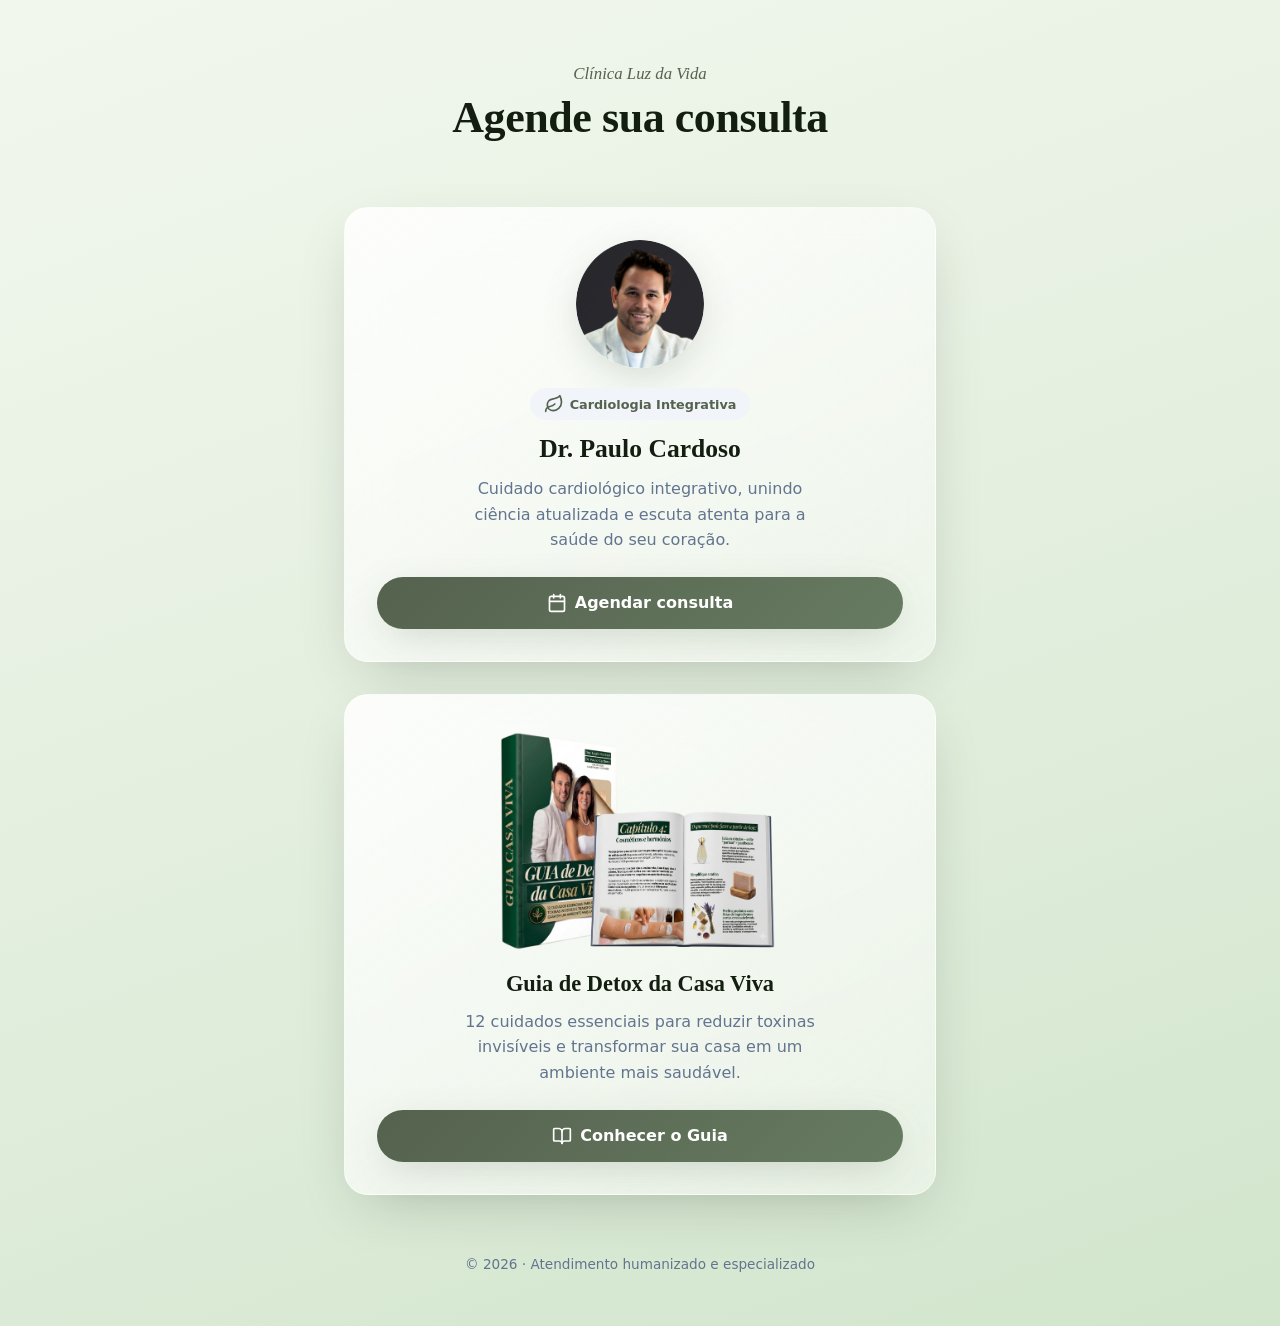
<file: doutor-paulo.html>
<!DOCTYPE html>
<html lang="pt-BR">
<head>
<!-- Google Tag Manager -->
<script>(function(w,d,s,l,i){w[l]=w[l]||[];w[l].push({'gtm.start':
new Date().getTime(),event:'gtm.js'});var f=d.getElementsByTagName(s)[0],
j=d.createElement(s),dl=l!='dataLayer'?'&l='+l:'';j.async=true;j.src=
'https://www.googletagmanager.com/gtm.js?id='+i+dl;f.parentNode.insertBefore(j,f);
})(window,document,'script','dataLayer','GTM-PHKVS4NW');</script>
<!-- End Google Tag Manager -->
<meta charset="UTF-8" />
<meta name="viewport" content="width=device-width, initial-scale=1" />
<title>Agende sua consulta — Dr. Paulo Cardoso</title>
<meta name="description" content="Agende sua consulta com o Dr. Paulo Cardoso (Cardiologia Integrativa). Atendimento humanizado e especializado." />
<link rel="stylesheet" href="styles.css" />
<!-- Meta Pixel Code -->
<script>
!function(f,b,e,v,n,t,s)
{if(f.fbq)return;n=f.fbq=function(){n.callMethod?
n.callMethod.apply(n,arguments):n.queue.push(arguments)};
if(!f._fbq)f._fbq=n;n.push=n;n.loaded=!0;n.version='2.0';
n.queue=[];t=b.createElement(e);t.async=!0;
t.src=v;s=b.getElementsByTagName(e)[0];
s.parentNode.insertBefore(t,s)}(window, document,'script',
'https://connect.facebook.net/en_US/fbevents.js');
fbq('init', '27556097847387788');
fbq('track', 'PageView');
</script>
<noscript><img height="1" width="1" style="display:none"
src="https://www.facebook.com/tr?id=27556097847387788&ev=PageView&noscript=1"
/></noscript>
<!-- End Meta Pixel Code -->
</head>
<body>
<!-- Google Tag Manager (noscript) -->
<noscript><iframe src="https://www.googletagmanager.com/ns.html?id=GTM-PHKVS4NW"
height="0" width="0" style="display:none;visibility:hidden"></iframe></noscript>
<!-- End Google Tag Manager (noscript) -->

<main class="page">
  <header class="hero">
    <p class="eyebrow">Clínica Luz da Vida</p>
    <h1>Agende sua consulta</h1>
  </header>

  <section class="card doctor-card">
    <img class="doctor-photo" src="images/dr-paulo.png" alt="Dr. Paulo Cardoso" />
    <span class="specialty-badge">
      <svg class="icon" viewBox="0 0 24 24" fill="none" stroke="currentColor" stroke-width="2" stroke-linecap="round" stroke-linejoin="round"><path d="M11 20A7 7 0 0 1 9.8 6.1C15.5 5 17 4.48 19 2c1 2 2 4.18 2 8 0 5.5-4.78 10-10 10Z"/><path d="M2 21c0-3 1.85-5.36 5.08-6C9.5 14.52 12 13 13 12"/></svg>
      Cardiologia Integrativa
    </span>
    <h2>Dr. Paulo Cardoso</h2>
    <p class="bio">Cuidado cardiológico integrativo, unindo ciência atualizada e escuta atenta para a saúde do seu coração.</p>
    <a class="btn" href="https://wa.link/zazbd5" target="_blank" rel="noopener noreferrer" data-whatsapp-cta>
      <svg class="icon" viewBox="0 0 24 24" fill="none" stroke="currentColor" stroke-width="2" stroke-linecap="round" stroke-linejoin="round"><rect width="18" height="18" x="3" y="4" rx="2"/><path d="M16 2v4"/><path d="M8 2v4"/><path d="M3 10h18"/></svg>
      Agendar consulta
    </a>
  </section>

  <section class="card product-card">
    <img class="product-image" src="images/guia-detox-capa.png" alt="Guia de Detox da Casa Viva" />
    <h3>Guia de Detox da Casa Viva</h3>
    <p class="bio">12 cuidados essenciais para reduzir toxinas invisíveis e transformar sua casa em um ambiente mais saudável.</p>
    <a class="btn" href="https://lp.luzdavidasaude.com.br/guia-detox" target="_blank" rel="noopener noreferrer">
      <svg class="icon" viewBox="0 0 24 24" fill="none" stroke="currentColor" stroke-width="2" stroke-linecap="round" stroke-linejoin="round"><path d="M12 7v14"/><path d="M3 18a1 1 0 0 1-1-1V4a1 1 0 0 1 1-1h5a4 4 0 0 1 4 4 4 4 0 0 1 4-4h5a1 1 0 0 1 1 1v13a1 1 0 0 1-1 1h-6a3 3 0 0 0-3 3 3 3 0 0 0-3-3z"/></svg>
      Conhecer o Guia
    </a>
  </section>

  <footer class="page-footer">
    <p>&copy; 2026 &middot; Atendimento humanizado e especializado</p>
  </footer>
</main>

<script>
  document.querySelectorAll('[data-whatsapp-cta]').forEach(function (el) {
    el.addEventListener('click', function () {
      if (typeof fbq === 'function') {
        fbq('track', 'Contact');
      }
    });
  });
</script>
</body>
</html>
</file>
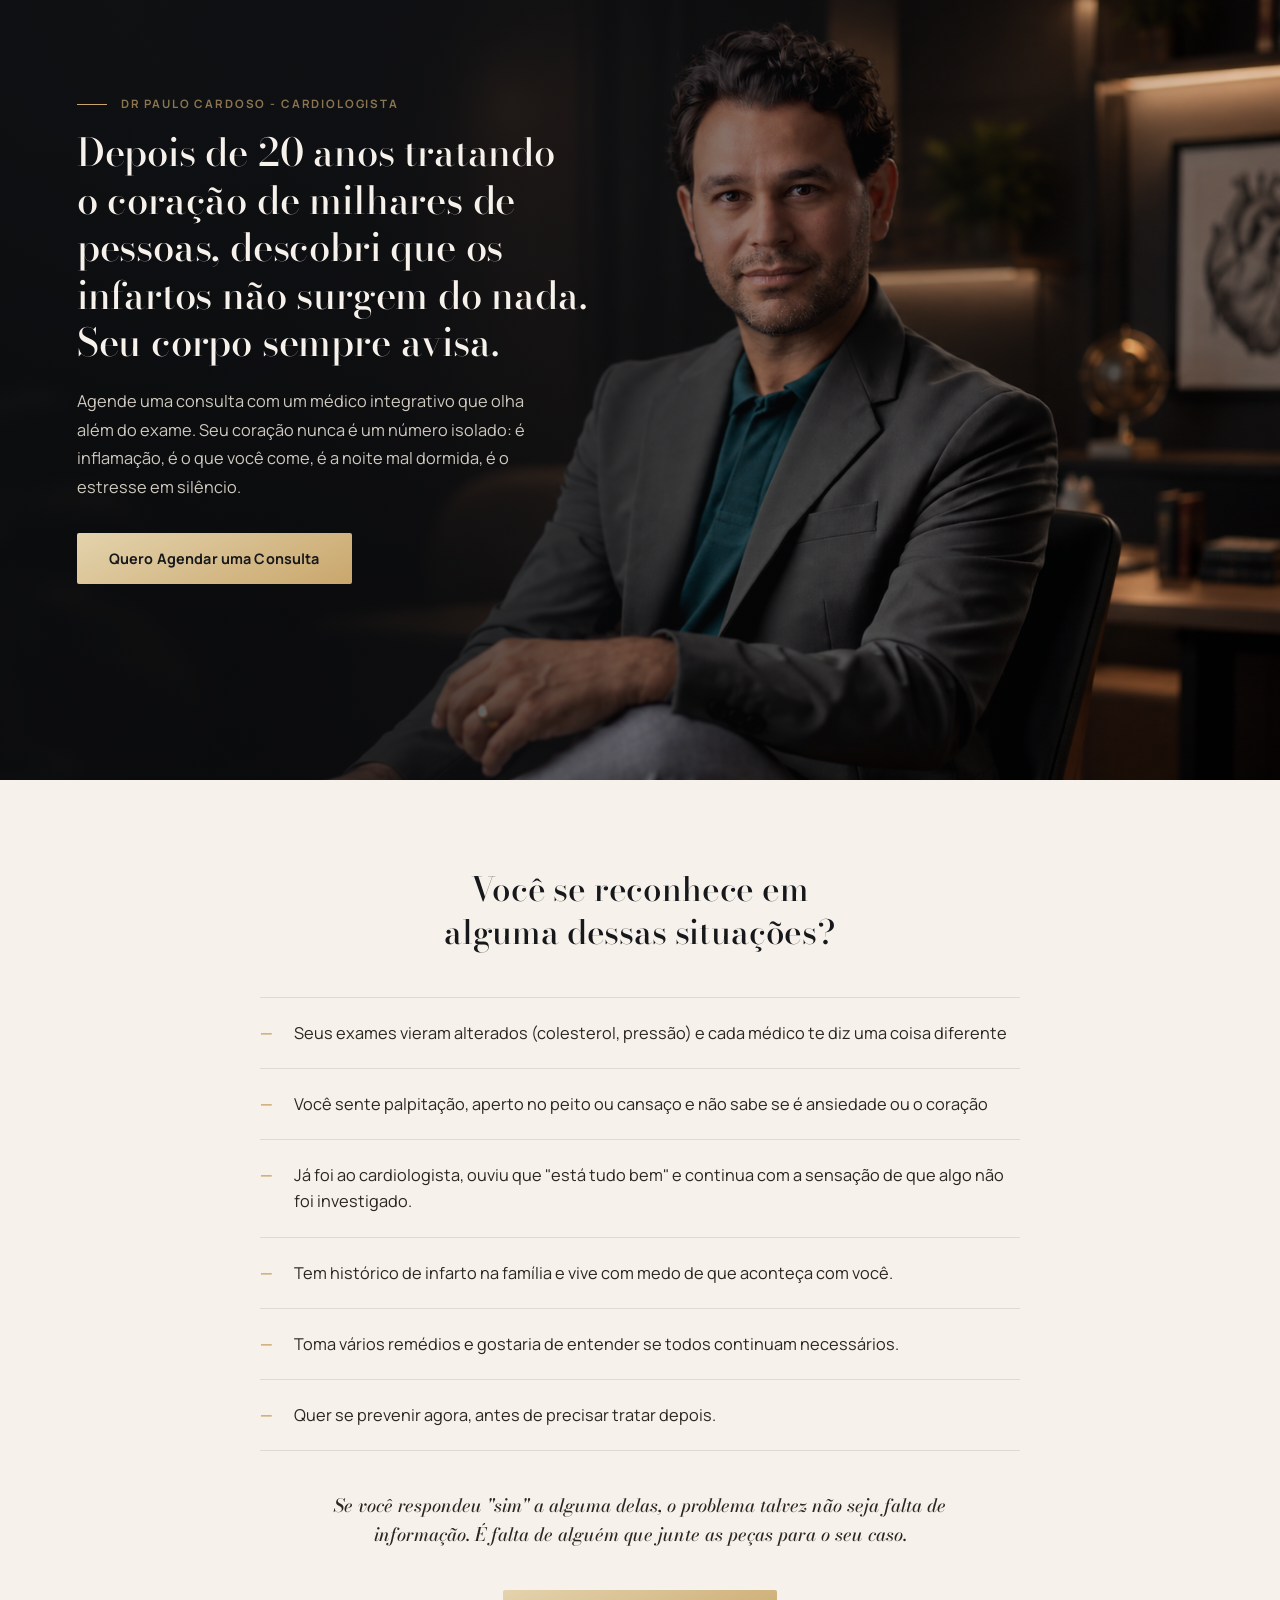
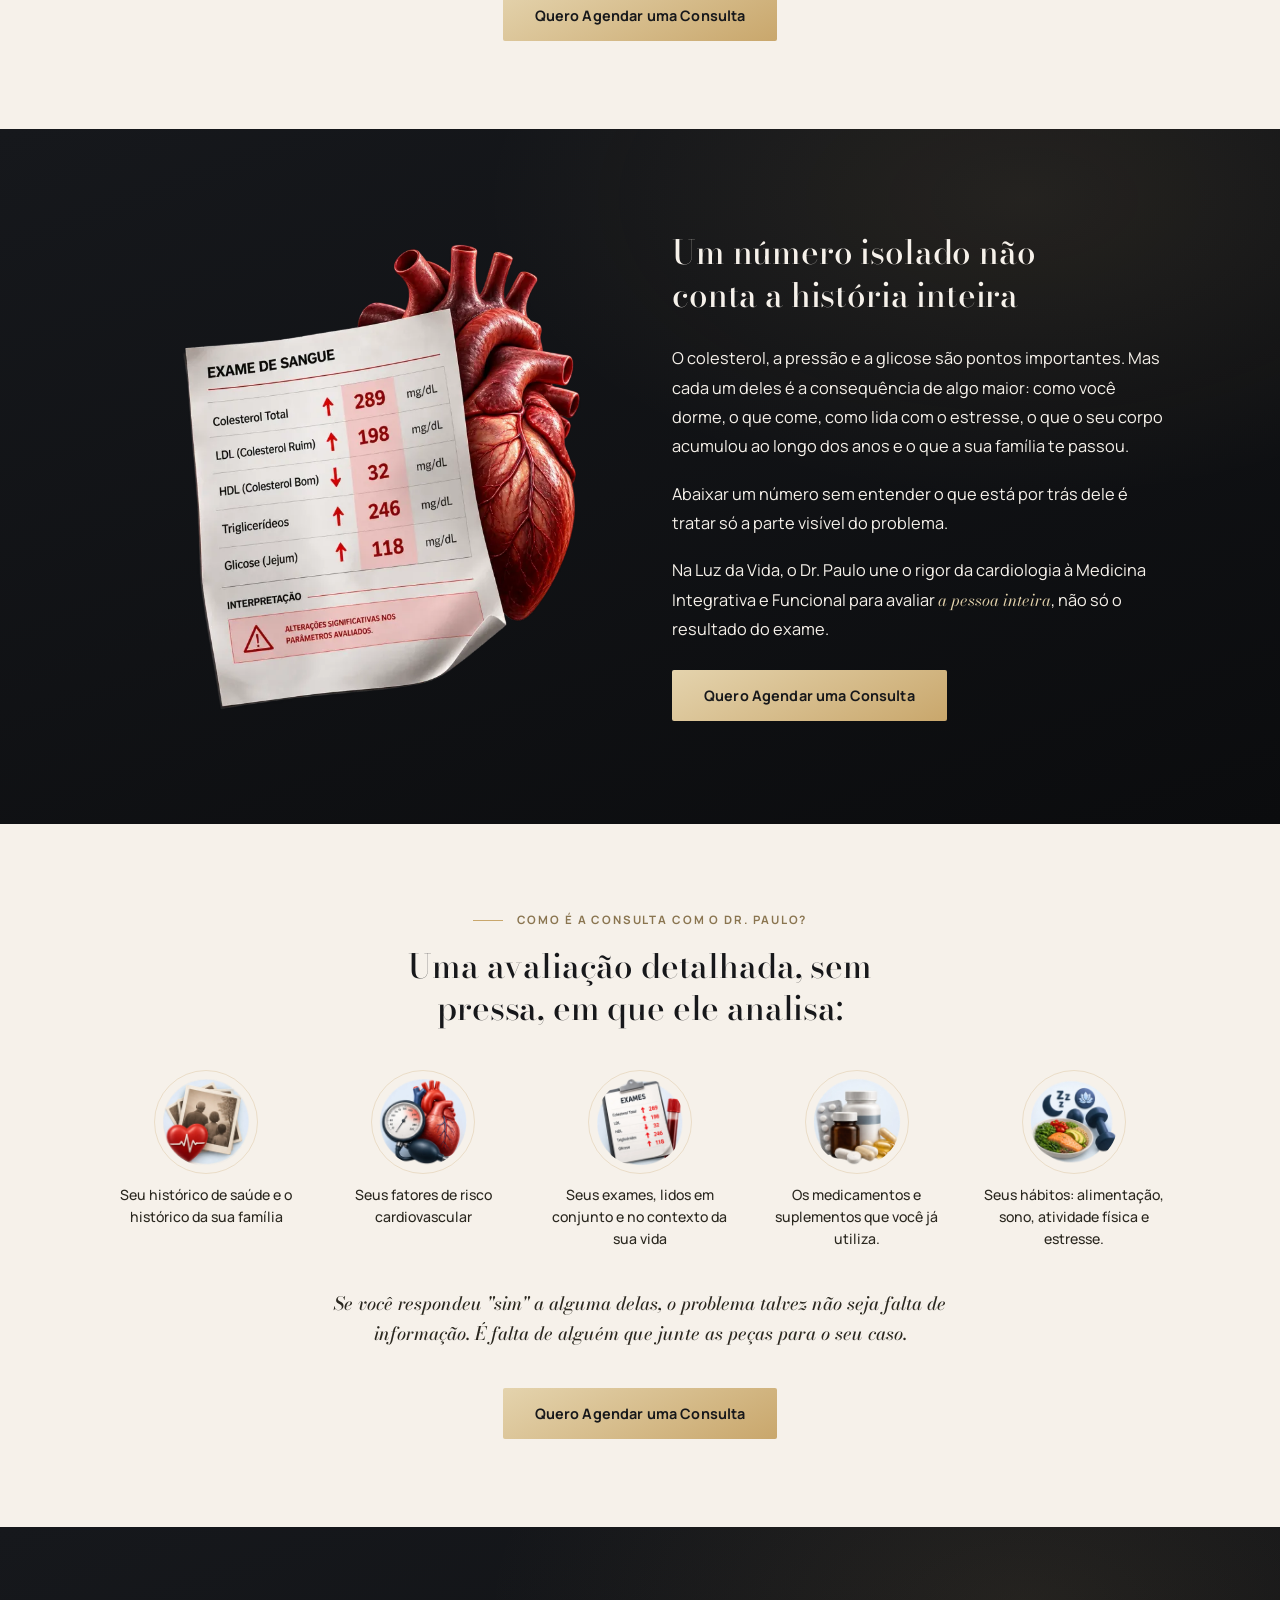
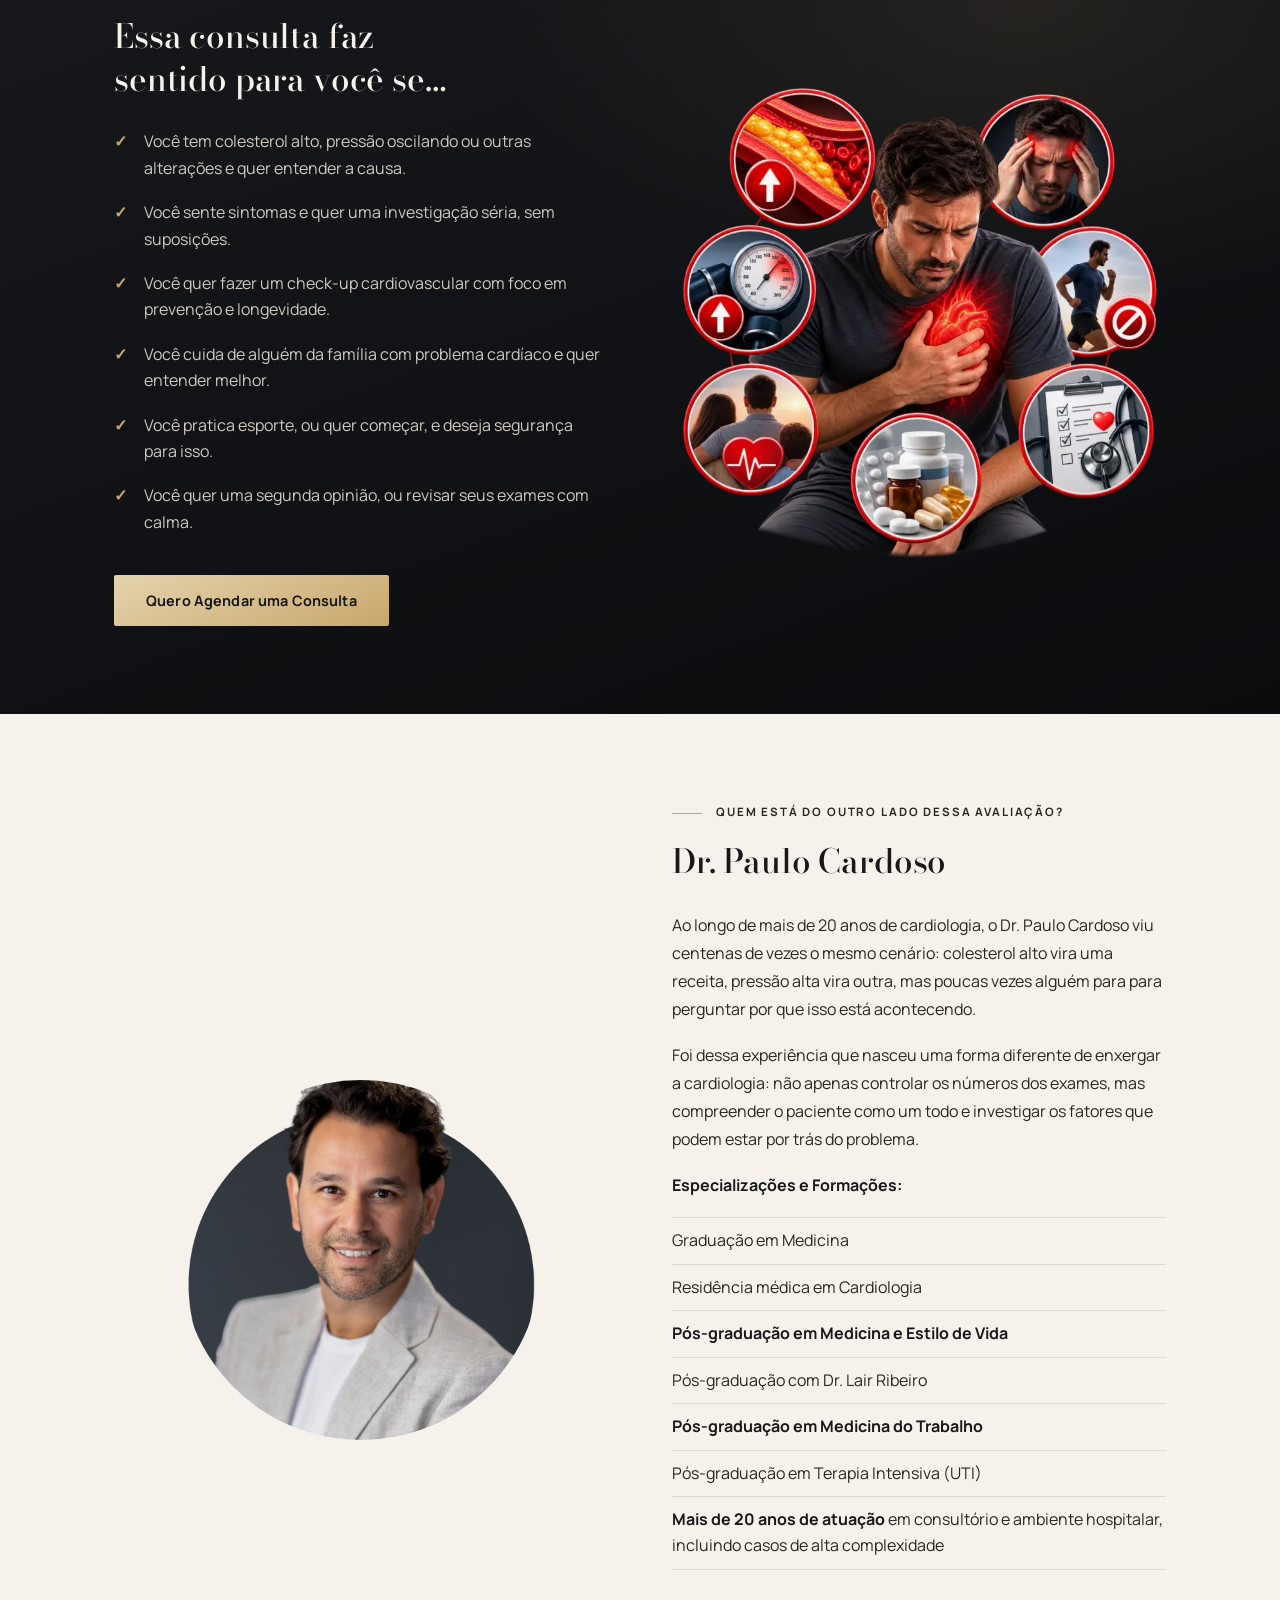
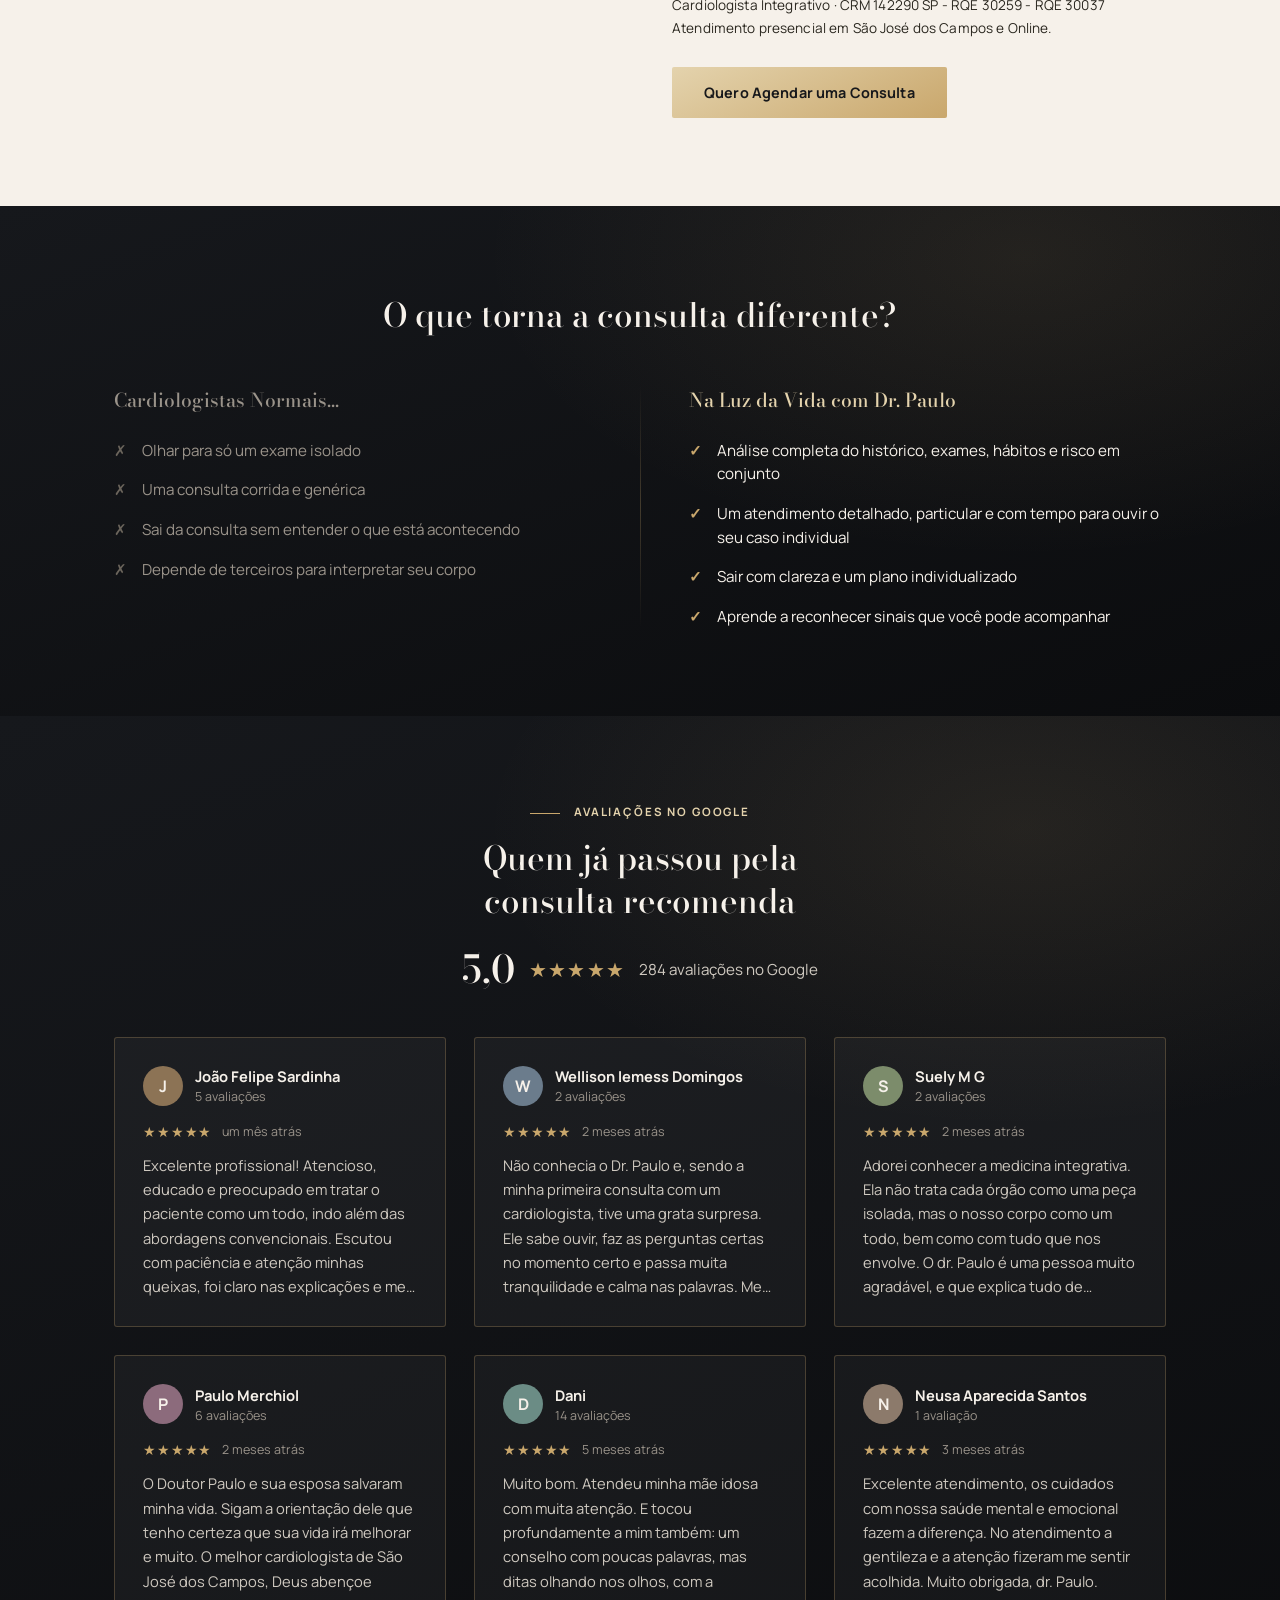
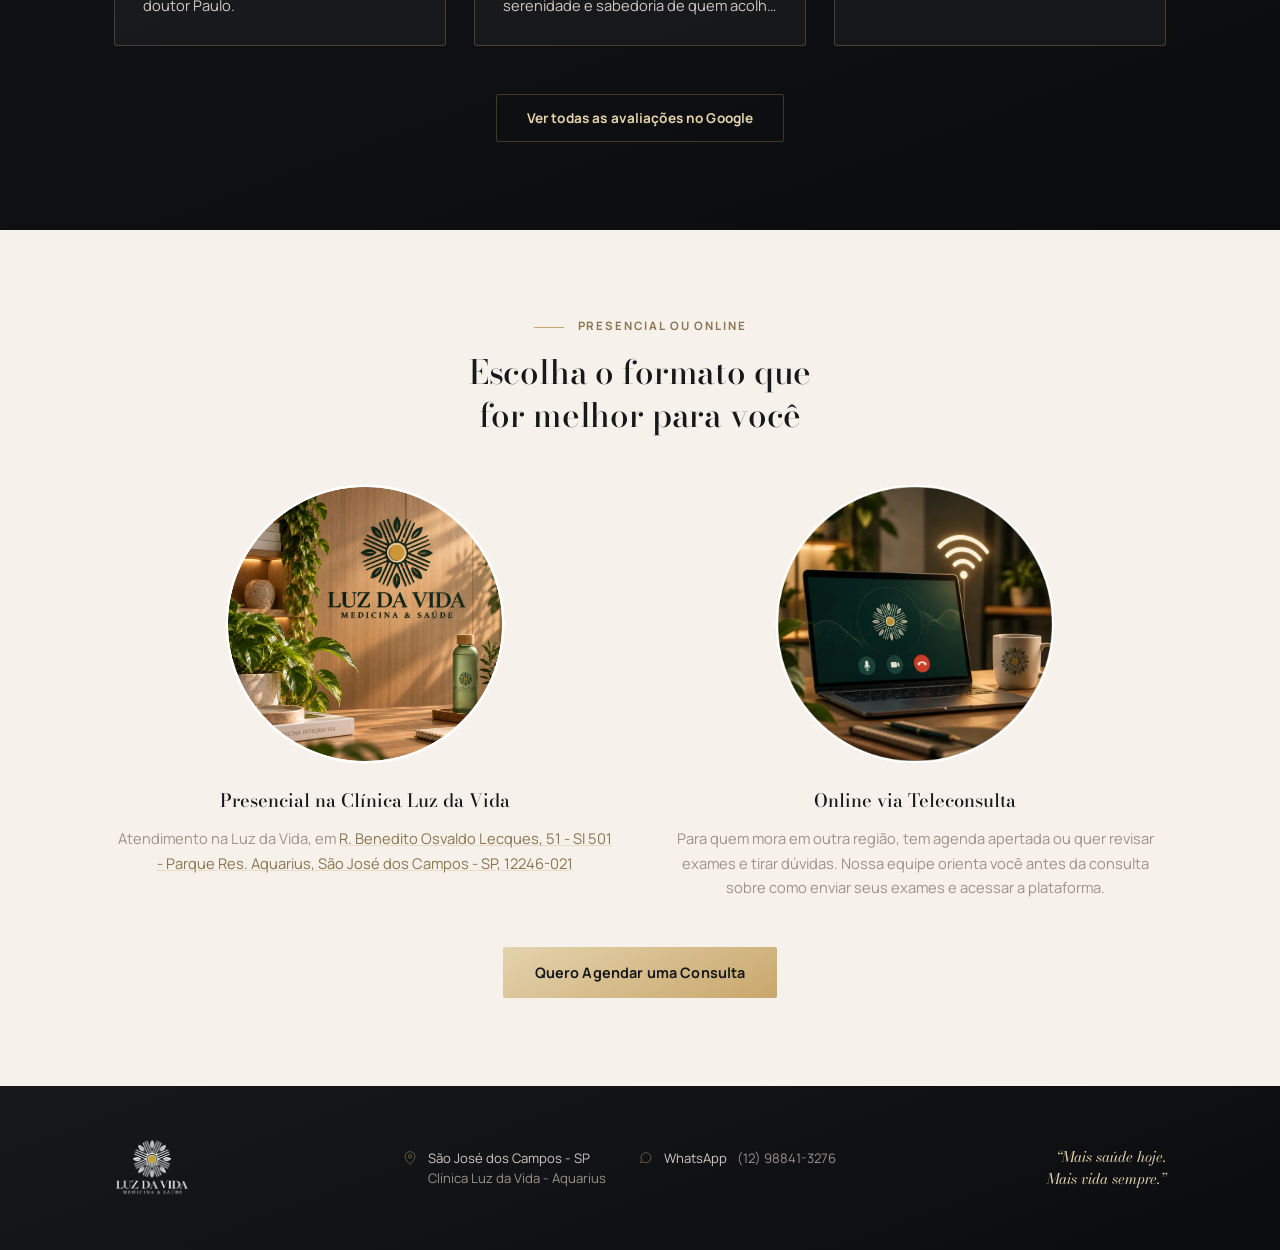
<file: dr-paulo-v2.html>
<!DOCTYPE html>
<html lang="pt-BR">
<head>
<meta charset="UTF-8" />
<meta name="viewport" content="width=device-width, initial-scale=1" />
<title>Dr Paulo Cardoso — Cardiologista Integrativo</title>
<meta name="description" content="Agende uma consulta com um médico integrativo que olha além do exame. Cardiologia Integrativa com Dr. Paulo Cardoso, na Clínica Luz da Vida." />
<link rel="preconnect" href="https://fonts.googleapis.com" />
<link rel="preconnect" href="https://fonts.gstatic.com" crossorigin />
<link href="https://fonts.googleapis.com/css2?family=Bodoni+Moda:ital,wght@0,400;0,500;0,600;1,500&family=Manrope:wght@400;500;600;700&display=swap" rel="stylesheet" />
<link rel="stylesheet" href="dr-paulo-v2.css" />
<!-- Meta Pixel Code -->
<script>
!function(f,b,e,v,n,t,s)
{if(f.fbq)return;n=f.fbq=function(){n.callMethod?
n.callMethod.apply(n,arguments):n.queue.push(arguments)};
if(!f._fbq)f._fbq=n;n.push=n;n.loaded=!0;n.version='2.0';
n.queue=[];t=b.createElement(e);t.async=!0;
t.src=v;s=b.getElementsByTagName(e)[0];
s.parentNode.insertBefore(t,s)}(window, document,'script',
'https://connect.facebook.net/en_US/fbevents.js');
fbq('init', '27556097847387788');
fbq('track', 'PageView');
</script>
<noscript><img height="1" width="1" style="display:none"
src="https://www.facebook.com/tr?id=27556097847387788&ev=PageView&noscript=1"
/></noscript>
<!-- End Meta Pixel Code -->
</head>
<body>

<main class="dp2-page">

  <!-- 1. HERO -->
  <section class="dp2-section dp2-hero">
    <img class="dp2-hero-photo" src="images/dr-paulo/dr-paulo-cutout.png" alt="Dr. Paulo Cardoso, cardiologista">
    <div class="dp2-wrap">
      <div class="dp2-hero-copy">
        <p class="dp2-eyebrow">Dr Paulo Cardoso - Cardiologista</p>
        <h1>Depois de 20 anos tratando o coração de milhares de pessoas, descobri que os infartos não surgem do nada. Seu corpo sempre avisa.</h1>
        <p class="dp2-hero-sub">Agende uma consulta com um médico integrativo que olha além do exame. Seu coração nunca é um número isolado: é inflamação, é o que você come, é a noite mal dormida, é o estresse em silêncio.</p>
        <a class="dp2-btn" href="https://wa.link/zazbd5" target="_blank" rel="noopener noreferrer">Quero Agendar uma Consulta</a>
      </div>
    </div>
  </section>

  <!-- 3. VOCÊ SE RECONHECE -->
  <section class="dp2-section dp2-light">
    <div class="dp2-wrap">
      <h2 class="dp2-h2 dp2-center">Você se reconhece em alguma dessas situações?</h2>
      <ul class="dp2-situation-list">
        <li>Seus exames vieram alterados (colesterol, pressão) e cada médico te diz uma coisa diferente</li>
        <li>Você sente palpitação, aperto no peito ou cansaço e não sabe se é ansiedade ou o coração</li>
        <li>Já foi ao cardiologista, ouviu que "está tudo bem" e continua com a sensação de que algo não foi investigado.</li>
        <li>Tem histórico de infarto na família e vive com medo de que aconteça com você.</li>
        <li>Toma vários remédios e gostaria de entender se todos continuam necessários.</li>
        <li>Quer se prevenir agora, antes de precisar tratar depois.</li>
      </ul>
      <p class="dp2-closing">Se você respondeu "sim" a alguma delas, o problema talvez não seja falta de informação. É falta de alguém que junte as peças para o seu caso.</p>
      <div class="dp2-center"><a class="dp2-btn" href="https://wa.link/zazbd5" target="_blank" rel="noopener noreferrer">Quero Agendar uma Consulta</a></div>
    </div>
  </section>

  <!-- 3. UM NÚMERO ISOLADO -->
  <section class="dp2-section dp2-dark">
    <div class="dp2-wrap dp2-two-col">
      <div class="dp2-col-img">
        <img class="dp2-heart-img" src="images/dr-paulo/exame-coracao.webp" alt="Exame de sangue e coração" />
      </div>
      <div class="dp2-col-copy">
        <h2 class="dp2-h2 dp2-on-dark">Um número isolado não conta a história inteira</h2>
        <p class="dp2-on-dark-text">O colesterol, a pressão e a glicose são pontos importantes. Mas cada um deles é a consequência de algo maior: como você dorme, o que come, como lida com o estresse, o que o seu corpo acumulou ao longo dos anos e o que a sua família te passou.</p>
        <p class="dp2-on-dark-text">Abaixar um número sem entender o que está por trás dele é tratar só a parte visível do problema.</p>
        <p class="dp2-on-dark-text">Na Luz da Vida, o Dr. Paulo une o rigor da cardiologia à Medicina Integrativa e Funcional para avaliar <em>a pessoa inteira</em>, não só o resultado do exame.</p>
        <a class="dp2-btn" href="https://wa.link/zazbd5" target="_blank" rel="noopener noreferrer">Quero Agendar uma Consulta</a>
      </div>
    </div>
  </section>

  <!-- 4. COMO É A CONSULTA -->
  <section class="dp2-section dp2-light">
    <div class="dp2-wrap">
      <p class="dp2-eyebrow dp2-center">Como é a consulta com o Dr. Paulo?</p>
      <h2 class="dp2-h2 dp2-center">Uma avaliação detalhada, sem pressa, em que ele analisa:</h2>
      <div class="dp2-analysis-grid">
        <div class="dp2-analysis-item">
          <div class="dp2-analysis-medallion"><img src="images/dr-paulo/icon-historico.webp" alt="Histórico de saúde e da família" /></div>
          <p>Seu histórico de saúde e o histórico da sua família</p>
        </div>
        <div class="dp2-analysis-item">
          <div class="dp2-analysis-medallion"><img src="images/dr-paulo/icon-fatores-risco.webp" alt="Fatores de risco cardiovascular" /></div>
          <p>Seus fatores de risco cardiovascular</p>
        </div>
        <div class="dp2-analysis-item">
          <div class="dp2-analysis-medallion"><img src="images/dr-paulo/icon-exames.webp" alt="Exames lidos em conjunto" /></div>
          <p>Seus exames, lidos em conjunto e no contexto da sua vida</p>
        </div>
        <div class="dp2-analysis-item">
          <div class="dp2-analysis-medallion"><img src="images/dr-paulo/icon-medicamentos.webp" alt="Medicamentos e suplementos" /></div>
          <p>Os medicamentos e suplementos que você já utiliza.</p>
        </div>
        <div class="dp2-analysis-item">
          <div class="dp2-analysis-medallion"><img src="images/dr-paulo/icon-habitos.webp" alt="Hábitos de vida" /></div>
          <p>Seus hábitos: alimentação, sono, atividade física e estresse.</p>
        </div>
      </div>
      <p class="dp2-closing">Se você respondeu "sim" a alguma delas, o problema talvez não seja falta de informação. É falta de alguém que junte as peças para o seu caso.</p>
      <div class="dp2-center"><a class="dp2-btn" href="https://wa.link/zazbd5" target="_blank" rel="noopener noreferrer">Quero Agendar uma Consulta</a></div>
    </div>
  </section>

  <!-- 5. ESSA CONSULTA FAZ SENTIDO -->
  <section class="dp2-section dp2-dark">
    <div class="dp2-wrap dp2-two-col dp2-two-col-rev">
      <div class="dp2-col-copy">
        <h2 class="dp2-h2 dp2-on-dark">Essa consulta faz sentido para você se…</h2>
        <ul class="dp2-check-list">
          <li>Você tem colesterol alto, pressão oscilando ou outras alterações e quer entender a causa.</li>
          <li>Você sente sintomas e quer uma investigação séria, sem suposições.</li>
          <li>Você quer fazer um check-up cardiovascular com foco em prevenção e longevidade.</li>
          <li>Você cuida de alguém da família com problema cardíaco e quer entender melhor.</li>
          <li>Você pratica esporte, ou quer começar, e deseja segurança para isso.</li>
          <li>Você quer uma segunda opinião, ou revisar seus exames com calma.</li>
        </ul>
        <a class="dp2-btn" href="https://wa.link/zazbd5" target="_blank" rel="noopener noreferrer">Quero Agendar uma Consulta</a>
      </div>
      <div class="dp2-col-img">
        <img src="images/dr-paulo/collage-sintomas.webp" alt="Sinais e sintomas cardiovasculares" />
      </div>
    </div>
  </section>

  <!-- 6. QUEM ESTÁ DO OUTRO LADO -->
  <section class="dp2-section dp2-light">
    <div class="dp2-wrap dp2-two-col">
      <div class="dp2-col-img dp2-col-img-circle">
        <div class="dp2-medallion-lg"><img src="images/dr-paulo/dr-paulo-bio-foto.png" alt="Dr. Paulo Cardoso" /></div>
      </div>
      <div class="dp2-col-copy">
        <p class="dp2-eyebrow">Quem está do outro lado dessa avaliação?</p>
        <h2 class="dp2-h2">Dr. Paulo Cardoso</h2>
        <p>Ao longo de mais de 20 anos de cardiologia, o Dr. Paulo Cardoso viu centenas de vezes o mesmo cenário: colesterol alto vira uma receita, pressão alta vira outra, mas poucas vezes alguém para para perguntar por que isso está acontecendo.</p>
        <p>Foi dessa experiência que nasceu uma forma diferente de enxergar a cardiologia: não apenas controlar os números dos exames, mas compreender o paciente como um todo e investigar os fatores que podem estar por trás do problema.</p>
        <p><strong>Especializações e Formações:</strong></p>
        <ul class="dp2-plain-list">
          <li>Graduação em Medicina</li>
          <li>Residência médica em Cardiologia</li>
          <li><strong>Pós-graduação em Medicina e Estilo de Vida</strong></li>
          <li>Pós-graduação com Dr. Lair Ribeiro</li>
          <li><strong>Pós-graduação em Medicina do Trabalho</strong></li>
          <li>Pós-graduação em Terapia Intensiva (UTI)</li>
          <li><strong>Mais de 20 anos de atuação</strong> em consultório e ambiente hospitalar, incluindo casos de alta complexidade</li>
        </ul>
        <p class="dp2-credential">Cardiologista Integrativo · CRM 142290 SP - RQE 30259 - RQE 30037<br />Atendimento presencial em São José dos Campos e Online.</p>
        <a class="dp2-btn" href="https://wa.link/zazbd5" target="_blank" rel="noopener noreferrer">Quero Agendar uma Consulta</a>
      </div>
    </div>
  </section>

  <!-- 7. O QUE TORNA A CONSULTA DIFERENTE -->
  <section class="dp2-section dp2-dark">
    <div class="dp2-wrap">
      <h2 class="dp2-h2 dp2-on-dark dp2-center">O que torna a consulta diferente?</h2>
      <div class="dp2-compare-grid">
        <div class="dp2-compare-col dp2-compare-bad">
          <h3>Cardiologistas Normais...</h3>
          <ul>
            <li>Olhar para só um exame isolado</li>
            <li>Uma consulta corrida e genérica</li>
            <li>Sai da consulta sem entender o que está acontecendo</li>
            <li>Depende de terceiros para interpretar seu corpo</li>
          </ul>
        </div>
        <div class="dp2-compare-divider" aria-hidden="true"></div>
        <div class="dp2-compare-col dp2-compare-good">
          <h3>Na Luz da Vida com Dr. Paulo</h3>
          <ul>
            <li>Análise completa do histórico, exames, hábitos e risco em conjunto</li>
            <li>Um atendimento detalhado, particular e com tempo para ouvir o seu caso individual</li>
            <li>Sair com clareza e um plano individualizado</li>
            <li>Aprende a reconhecer sinais que você pode acompanhar</li>
          </ul>
        </div>
      </div>
    </div>
  </section>

  <!-- 7b. AVALIAÇÕES -->
  <section class="dp2-section dp2-dark">
    <div class="dp2-wrap">
      <p class="dp2-eyebrow dp2-center">Avaliações no Google</p>
      <h2 class="dp2-h2 dp2-on-dark dp2-center">Quem já passou pela consulta recomenda</h2>
      <div class="dp2-review-summary">
        <span class="dp2-review-score">5,0</span>
        <span class="dp2-review-stars" role="img" aria-label="5 de 5 estrelas">★★★★★</span>
        <span class="dp2-review-count">284 avaliações no Google</span>
      </div>
      <div class="dp2-review-grid">
        <article class="dp2-review-card">
          <div class="dp2-review-head">
            <span class="dp2-review-avatar dp2-review-avatar-a">J</span>
            <div>
              <p class="dp2-review-name">João Felipe Sardinha</p>
              <p class="dp2-review-meta">5 avaliações</p>
            </div>
          </div>
          <p class="dp2-review-stars-row"><span class="dp2-review-stars" role="img" aria-label="5 de 5 estrelas">★★★★★</span><span class="dp2-review-time">um mês atrás</span></p>
          <p class="dp2-review-text">Excelente profissional! Atencioso, educado e preocupado em tratar o paciente como um todo, indo além das abordagens convencionais. Escutou com paciência e atenção minhas queixas, foi claro nas explicações e me deixou seguro quanto às possibilidades de tratamento. Recomendo!</p>
        </article>
        <article class="dp2-review-card">
          <div class="dp2-review-head">
            <span class="dp2-review-avatar dp2-review-avatar-b">W</span>
            <div>
              <p class="dp2-review-name">Wellison lemess Domingos</p>
              <p class="dp2-review-meta">2 avaliações</p>
            </div>
          </div>
          <p class="dp2-review-stars-row"><span class="dp2-review-stars" role="img" aria-label="5 de 5 estrelas">★★★★★</span><span class="dp2-review-time">2 meses atrás</span></p>
          <p class="dp2-review-text">Não conhecia o Dr. Paulo e, sendo a minha primeira consulta com um cardiologista, tive uma grata surpresa. Ele sabe ouvir, faz as perguntas certas no momento certo e passa muita tranquilidade e calma nas palavras. Me senti muito seguro com o atendimento e com a forma como ele aborda a saúde. Com certeza continuarei o acompanhamento.</p>
        </article>
        <article class="dp2-review-card">
          <div class="dp2-review-head">
            <span class="dp2-review-avatar dp2-review-avatar-c">S</span>
            <div>
              <p class="dp2-review-name">Suely M G</p>
              <p class="dp2-review-meta">2 avaliações</p>
            </div>
          </div>
          <p class="dp2-review-stars-row"><span class="dp2-review-stars" role="img" aria-label="5 de 5 estrelas">★★★★★</span><span class="dp2-review-time">2 meses atrás</span></p>
          <p class="dp2-review-text">Adorei conhecer a medicina integrativa. Ela não trata cada órgão como uma peça isolada, mas o nosso corpo como um todo, bem como com tudo que nos envolve. O dr. Paulo é uma pessoa muito agradável, e que explica tudo de maneira detalhada. Fiquei muito empolgada com a proposta do tratamento.</p>
        </article>
        <article class="dp2-review-card">
          <div class="dp2-review-head">
            <span class="dp2-review-avatar dp2-review-avatar-d">P</span>
            <div>
              <p class="dp2-review-name">Paulo Merchiol</p>
              <p class="dp2-review-meta">6 avaliações</p>
            </div>
          </div>
          <p class="dp2-review-stars-row"><span class="dp2-review-stars" role="img" aria-label="5 de 5 estrelas">★★★★★</span><span class="dp2-review-time">2 meses atrás</span></p>
          <p class="dp2-review-text">O Doutor Paulo e sua esposa salvaram minha vida. Sigam a orientação dele que tenho certeza que sua vida irá melhorar e muito. O melhor cardiologista de São José dos Campos, Deus abençoe doutor Paulo.</p>
        </article>
        <article class="dp2-review-card">
          <div class="dp2-review-head">
            <span class="dp2-review-avatar dp2-review-avatar-e">D</span>
            <div>
              <p class="dp2-review-name">Dani</p>
              <p class="dp2-review-meta">14 avaliações</p>
            </div>
          </div>
          <p class="dp2-review-stars-row"><span class="dp2-review-stars" role="img" aria-label="5 de 5 estrelas">★★★★★</span><span class="dp2-review-time">5 meses atrás</span></p>
          <p class="dp2-review-text">Muito bom. Atendeu minha mãe idosa com muita atenção. E tocou profundamente a mim também: um conselho com poucas palavras, mas ditas olhando nos olhos, com a serenidade e sabedoria de quem acolhe e entende o ser humano.</p>
        </article>
        <article class="dp2-review-card">
          <div class="dp2-review-head">
            <span class="dp2-review-avatar dp2-review-avatar-f">N</span>
            <div>
              <p class="dp2-review-name">Neusa Aparecida Santos</p>
              <p class="dp2-review-meta">1 avaliação</p>
            </div>
          </div>
          <p class="dp2-review-stars-row"><span class="dp2-review-stars" role="img" aria-label="5 de 5 estrelas">★★★★★</span><span class="dp2-review-time">3 meses atrás</span></p>
          <p class="dp2-review-text">Excelente atendimento, os cuidados com nossa saúde mental e emocional fazem a diferença. No atendimento a gentileza e a atenção fizeram me sentir acolhida. Muito obrigada, dr. Paulo.</p>
        </article>
      </div>
      <div class="dp2-center"><a class="dp2-btn-ghost" href="https://share.google/PM7SosaBWfsHMmMw3" target="_blank" rel="noopener noreferrer">Ver todas as avaliações no Google</a></div>
    </div>
  </section>

  <!-- 8. PRESENCIAL OU ONLINE -->
  <section class="dp2-section dp2-light">
    <div class="dp2-wrap">
      <p class="dp2-eyebrow dp2-center">Presencial ou Online</p>
      <h2 class="dp2-h2 dp2-center">Escolha o formato que for melhor para você</h2>
      <div class="dp2-format-grid">
        <div class="dp2-format-item">
          <div class="dp2-medallion-lg"><img src="images/dr-paulo/local-presencial-novo.png" alt="Clínica Luz da Vida" /></div>
          <h3>Presencial na Clínica Luz da Vida</h3>
          <p>Atendimento na Luz da Vida, em <a href="https://maps.google.com/?q=R.+Benedito+Osvaldo+Lecques,+51+-+Sl+501+-+Parque+Res.+Aquarius,+São+José+dos+Campos+-+SP,+12246-021" target="_blank" rel="noopener noreferrer">R. Benedito Osvaldo Lecques, 51 - Sl 501 - Parque Res. Aquarius, São José dos Campos - SP, 12246-021</a></p>
        </div>
        <div class="dp2-format-item">
          <div class="dp2-medallion-lg"><img src="images/dr-paulo/local-online.webp" alt="Teleconsulta Online" /></div>
          <h3>Online via Teleconsulta</h3>
          <p>Para quem mora em outra região, tem agenda apertada ou quer revisar exames e tirar dúvidas. Nossa equipe orienta você antes da consulta sobre como enviar seus exames e acessar a plataforma.</p>
        </div>
      </div>
      <div class="dp2-center"><a class="dp2-btn" href="https://wa.link/zazbd5" target="_blank" rel="noopener noreferrer">Quero Agendar uma Consulta</a></div>
    </div>
  </section>

  <footer class="dp2-contact-footer">
    <div class="dp2-wrap dp2-footer-grid">
      <div class="dp2-footer-brand">
        <img class="dp2-footer-logo" src="images/logo-luz-da-vida.png" alt="Luz da Vida - Medicina & Saúde" />
      </div>
      <div class="dp2-footer-info">
        <p class="dp2-footer-item">
          <svg class="dp2-footer-icon" viewBox="0 0 48 48" fill="none" stroke="currentColor" stroke-width="1.4" aria-hidden="true"><path d="M24 5c8.28 0 15 6.5 15 14.5C39 30 24 43 24 43S9 30 9 19.5C9 11.5 15.72 5 24 5Z"/><circle cx="24" cy="19" r="5"/></svg>
          <span>São José dos Campos - SP<br /><em>Clínica Luz da Vida - Aquarius</em></span>
        </p>
        <p class="dp2-footer-item">
          <svg class="dp2-footer-icon" viewBox="0 0 48 48" fill="none" stroke="currentColor" stroke-width="1.4" aria-hidden="true"><path d="M8 38l2.6-7.8A15 15 0 1 1 16 36L8 38Z" stroke-linejoin="round"/></svg>
          <a href="https://wa.link/zazbd5" target="_blank" rel="noopener noreferrer">WhatsApp<br /><em>(12) 98841-3276</em></a>
        </p>
      </div>
      <p class="dp2-footer-quote">&ldquo;Mais saúde hoje.<br />Mais vida sempre.&rdquo;</p>
    </div>
  </footer>

</main>

</body>
</html>
</file>
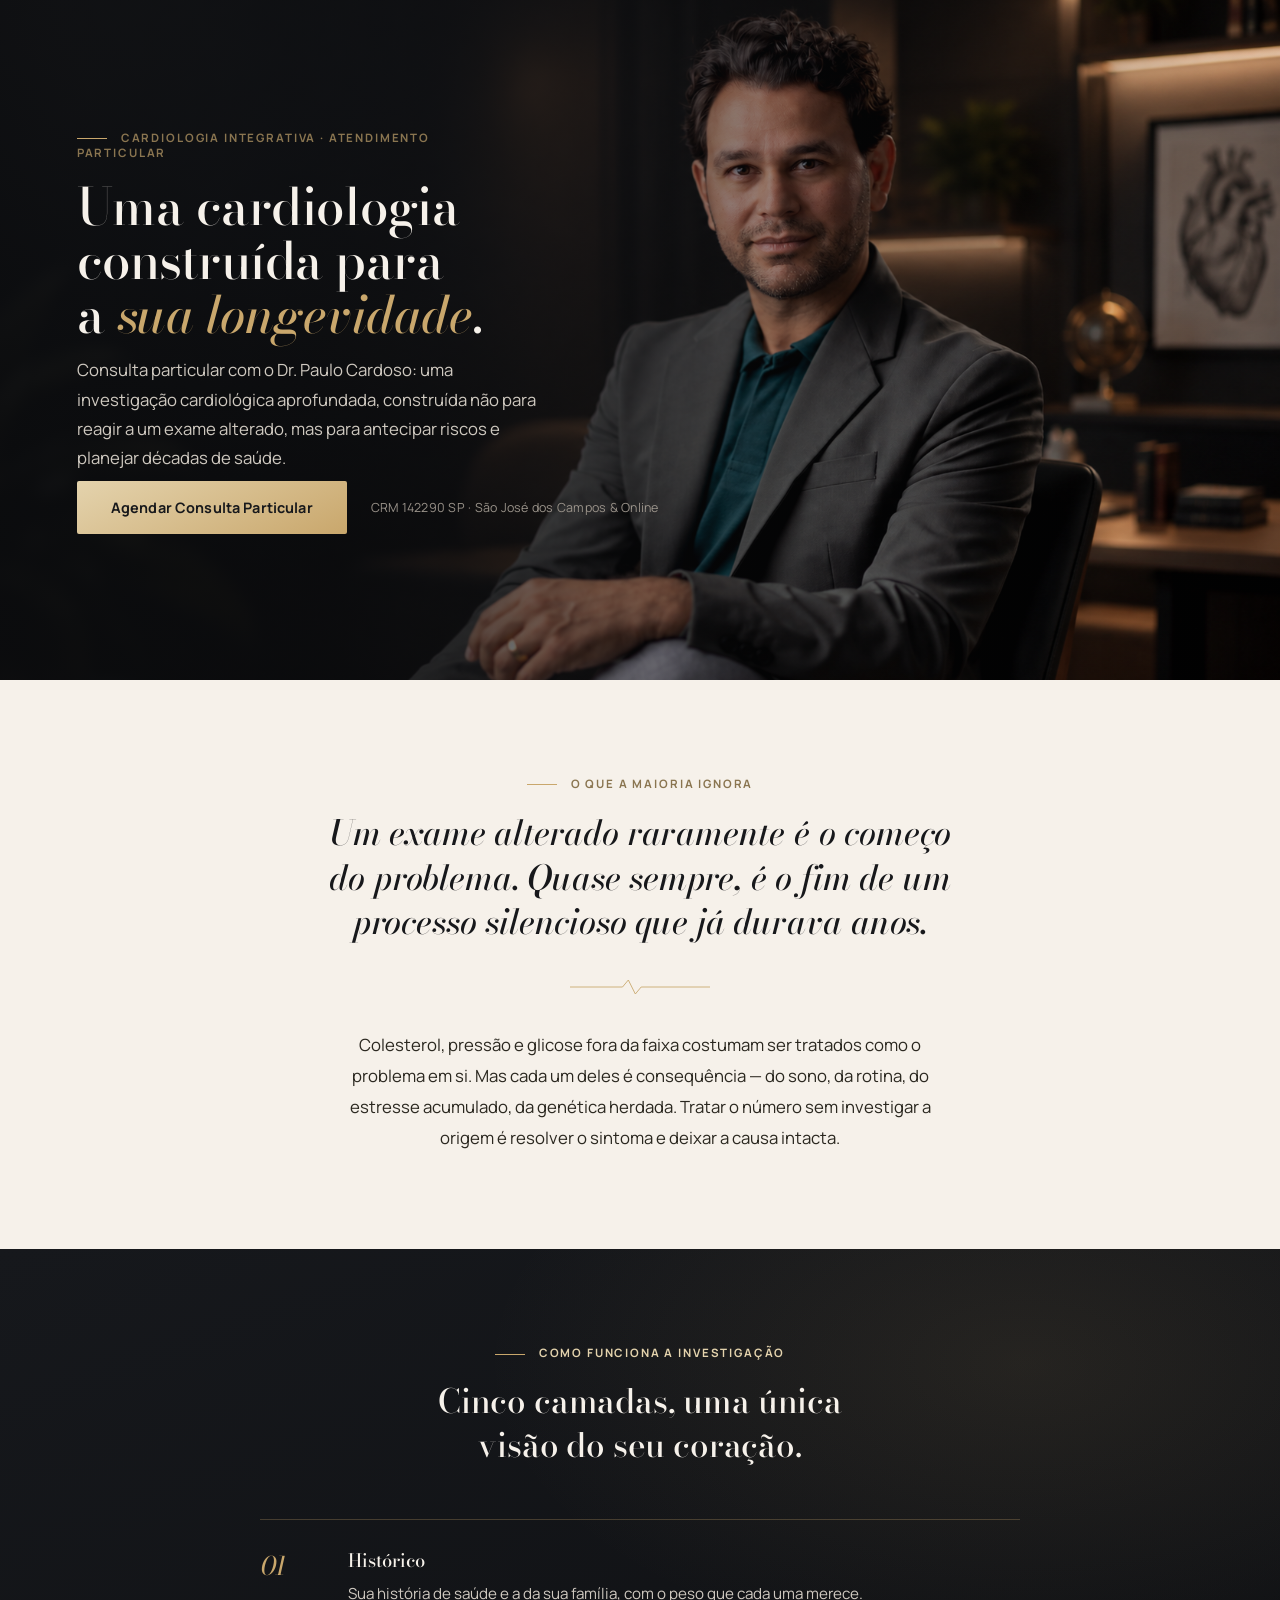
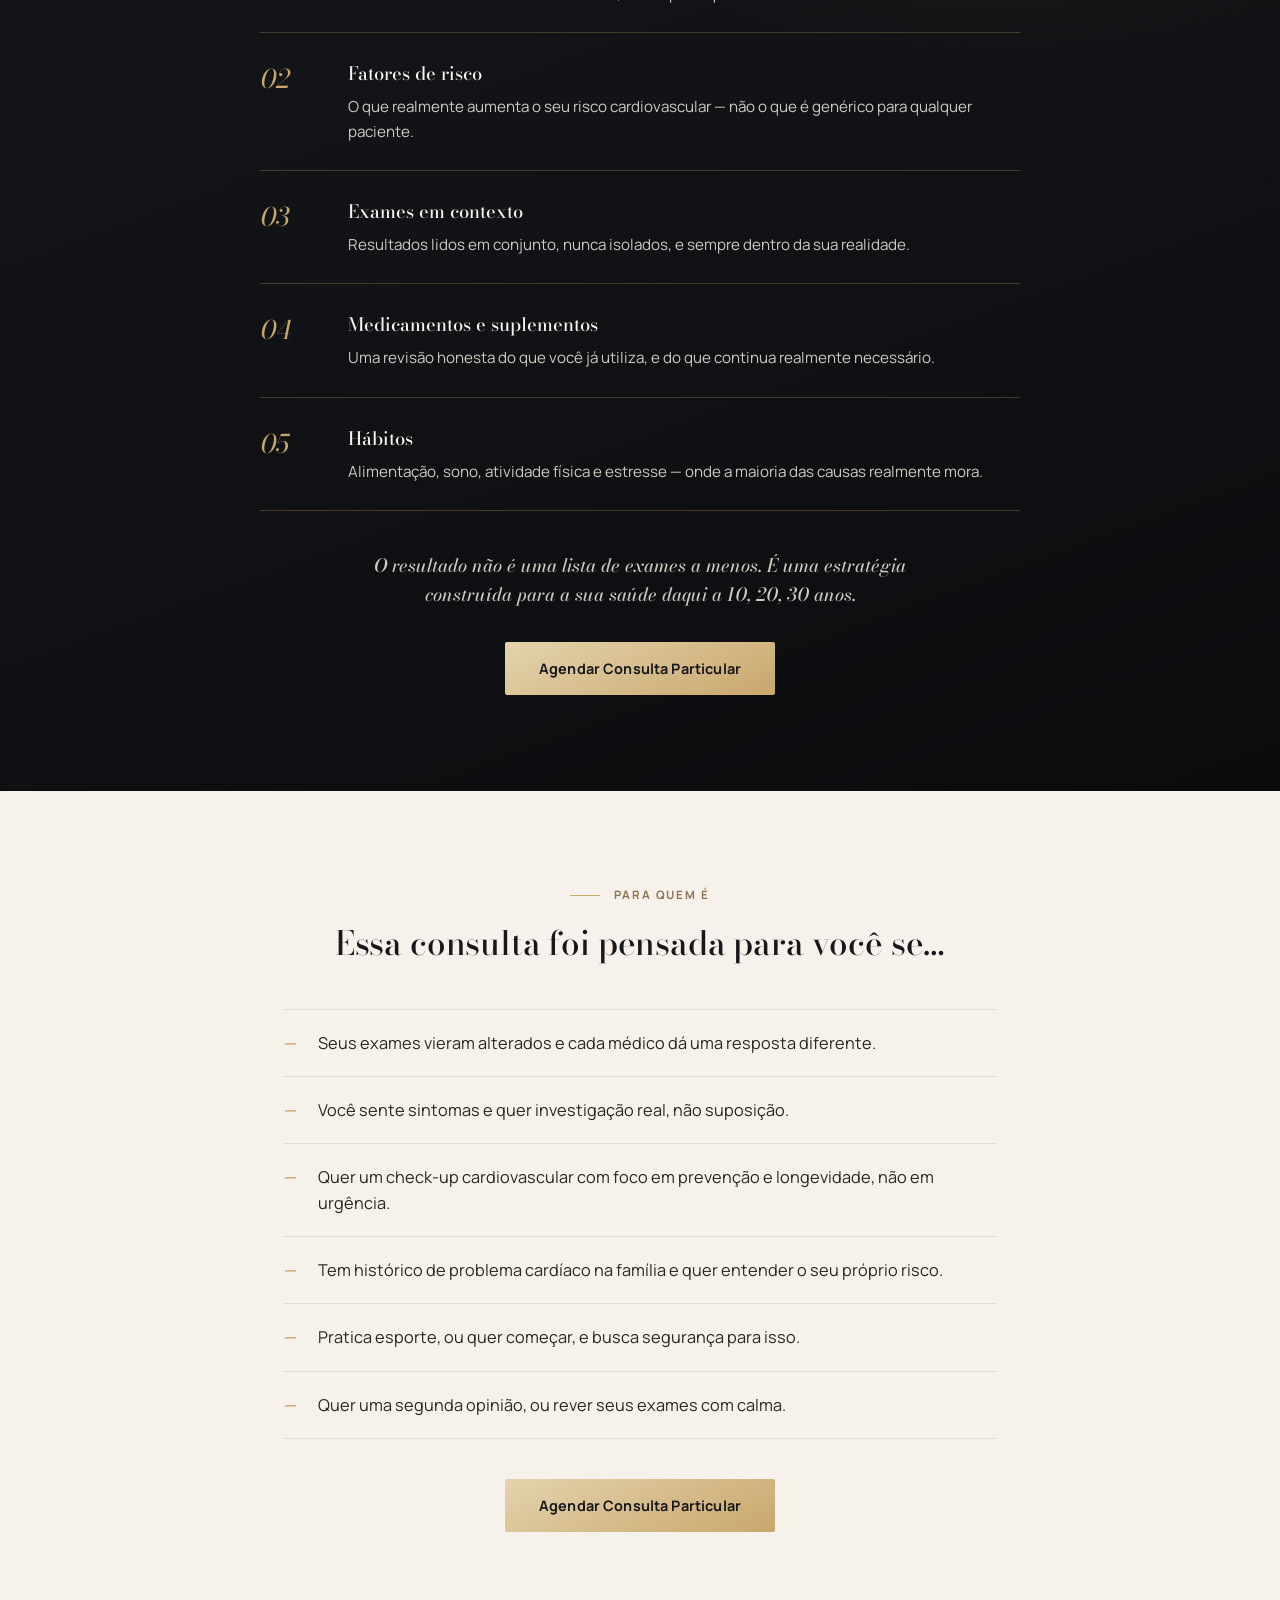
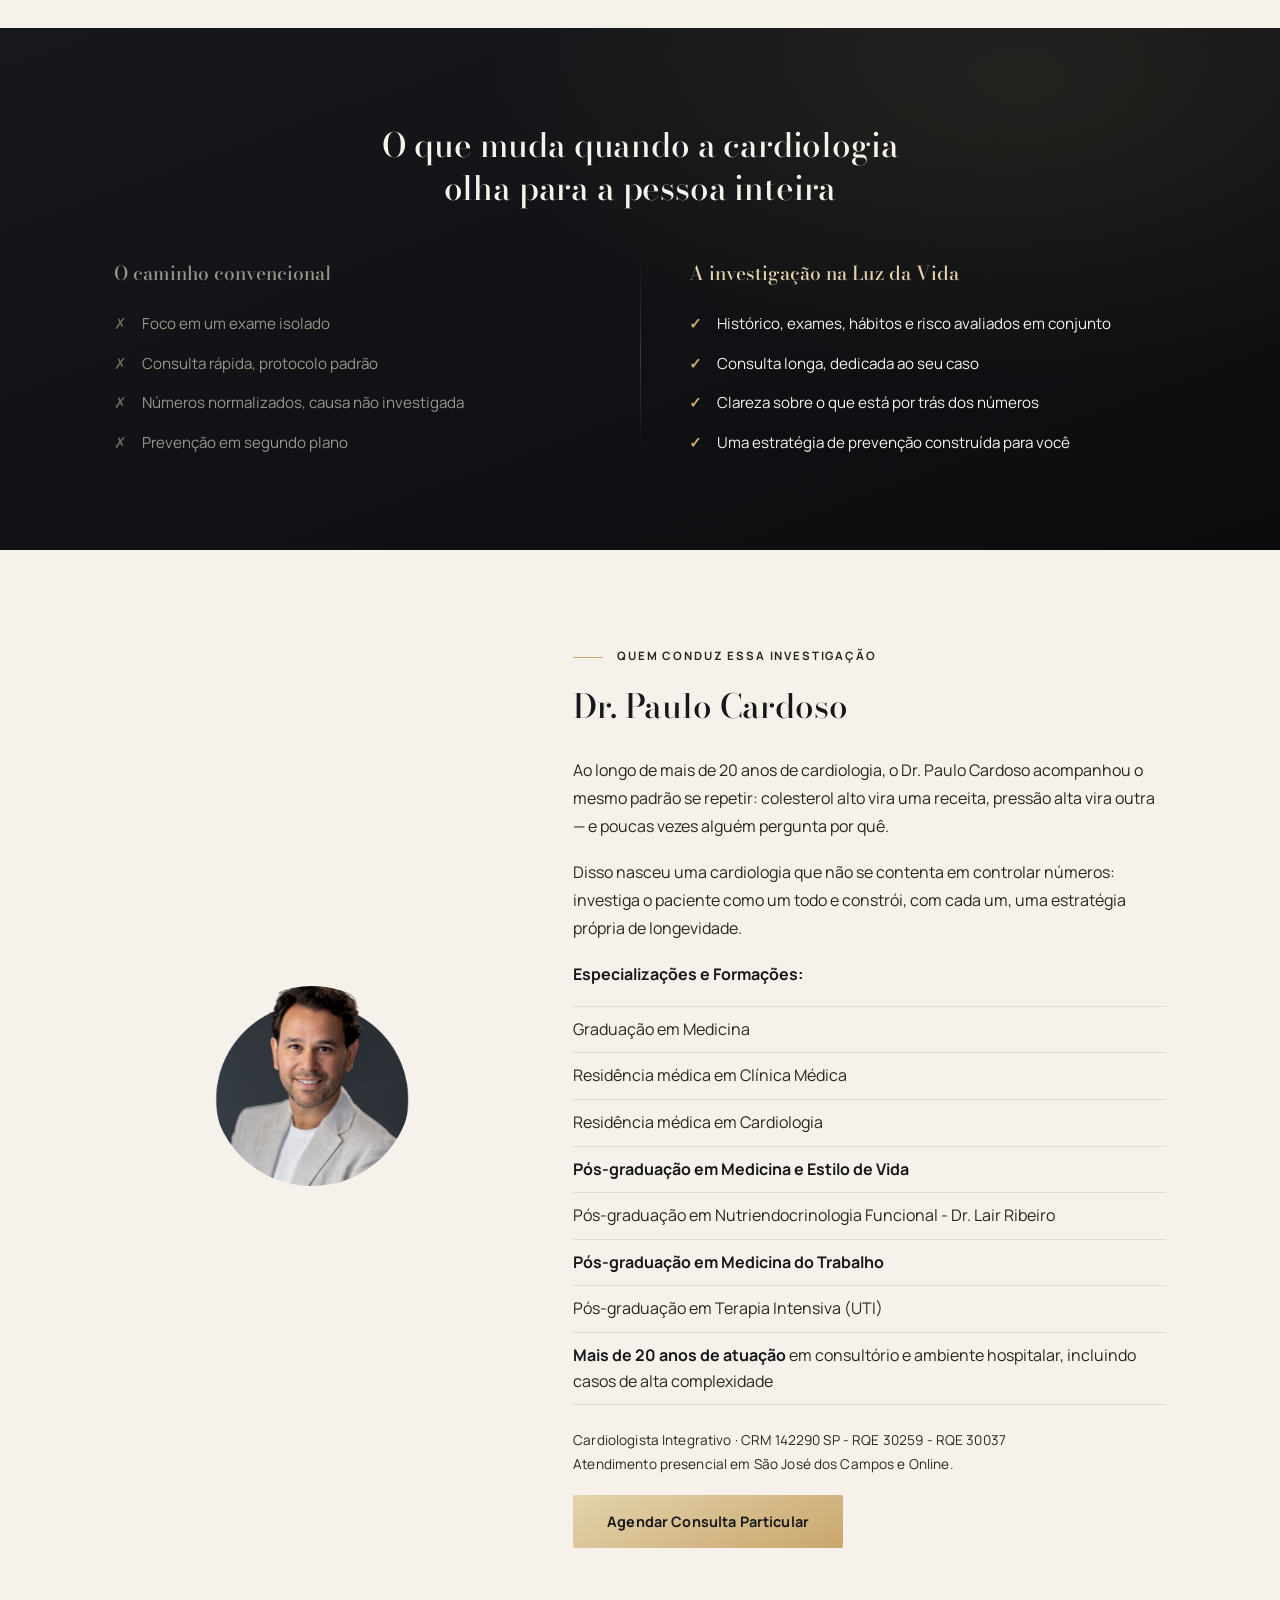
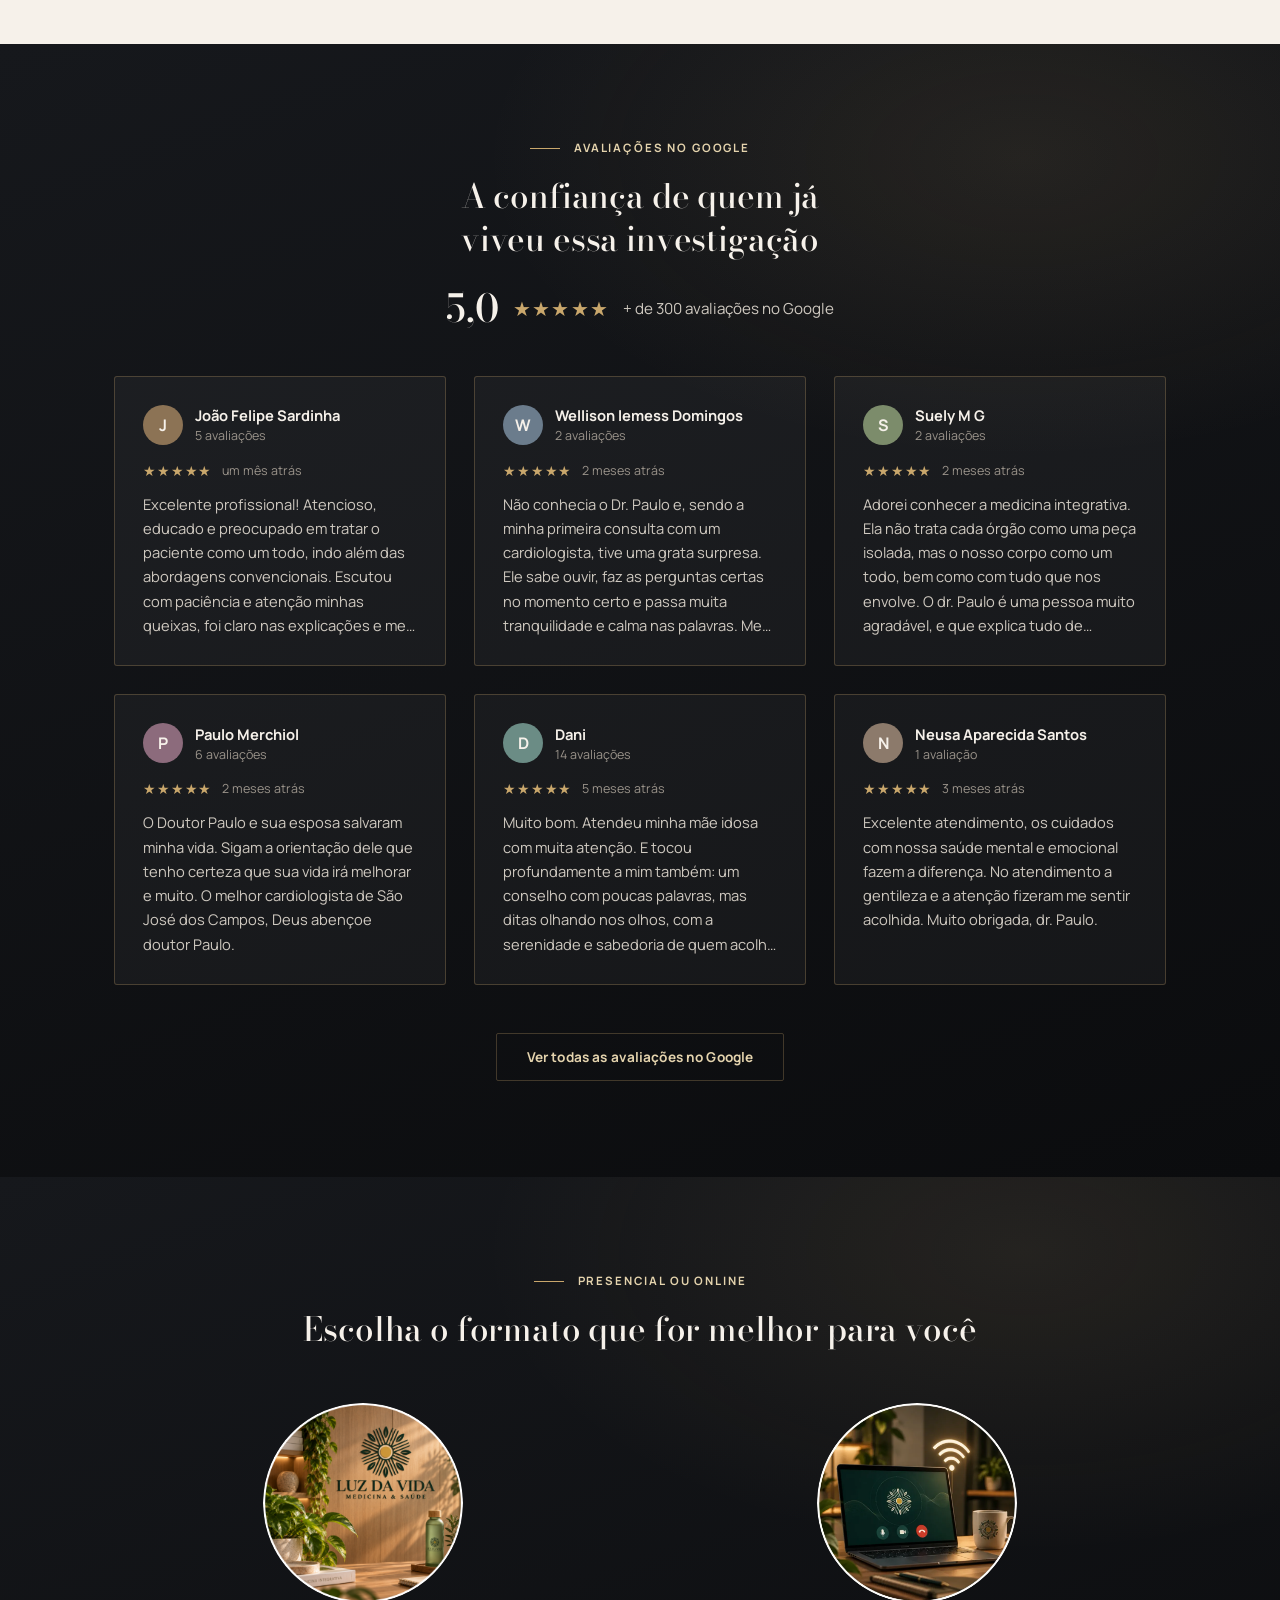
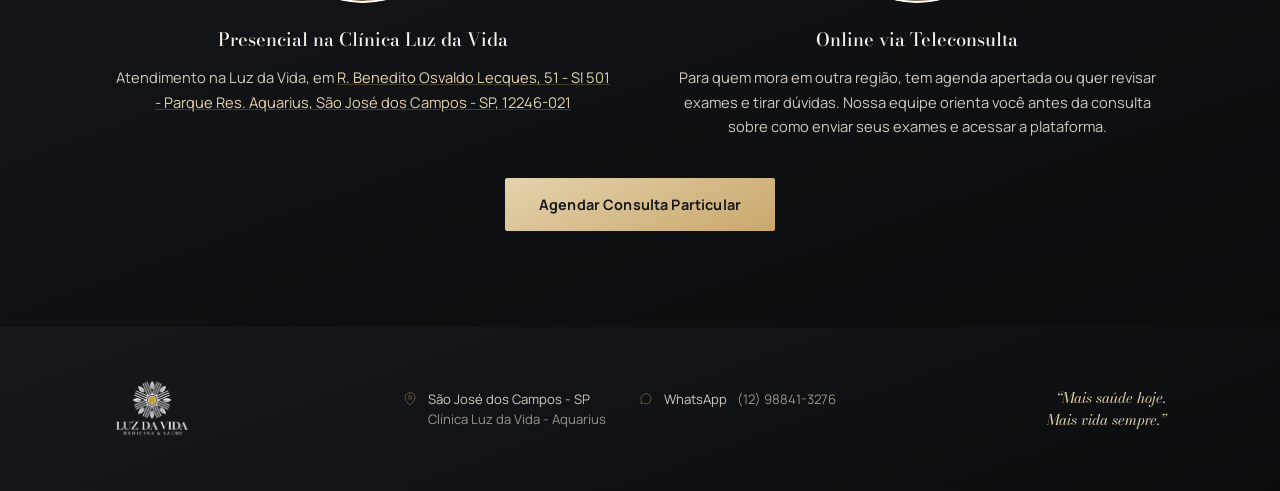
<file: dr-paulo-v3.html>
<!DOCTYPE html>
<html lang="pt-BR">
<head>
<!-- Google Tag Manager -->
<script>(function(w,d,s,l,i){w[l]=w[l]||[];w[l].push({'gtm.start':
new Date().getTime(),event:'gtm.js'});var f=d.getElementsByTagName(s)[0],
j=d.createElement(s),dl=l!='dataLayer'?'&l='+l:'';j.async=true;j.src=
'https://www.googletagmanager.com/gtm.js?id='+i+dl;f.parentNode.insertBefore(j,f);
})(window,document,'script','dataLayer','GTM-PHKVS4NW');</script>
<!-- End Google Tag Manager -->
<meta charset="UTF-8" />
<meta name="viewport" content="width=device-width, initial-scale=1" />
<title>Dr Paulo Cardoso — Cardiologia para Longevidade</title>
<meta name="description" content="Consulta particular com o Dr. Paulo Cardoso. Uma investigação cardiológica aprofundada para quem trata a prevenção e a longevidade como prioridade." />
<link rel="preconnect" href="https://fonts.googleapis.com" />
<link rel="preconnect" href="https://fonts.gstatic.com" crossorigin />
<link href="https://fonts.googleapis.com/css2?family=Bodoni+Moda:ital,wght@0,400;0,500;0,600;1,500&family=Manrope:wght@400;500;600;700&display=swap" rel="stylesheet" />
<link rel="stylesheet" href="dr-paulo-v3.css" />
<!-- Meta Pixel Code -->
<script>
!function(f,b,e,v,n,t,s)
{if(f.fbq)return;n=f.fbq=function(){n.callMethod?
n.callMethod.apply(n,arguments):n.queue.push(arguments)};
if(!f._fbq)f._fbq=n;n.push=n;n.loaded=!0;n.version='2.0';
n.queue=[];t=b.createElement(e);t.async=!0;
t.src=v;s=b.getElementsByTagName(e)[0];
s.parentNode.insertBefore(t,s)}(window, document,'script',
'https://connect.facebook.net/en_US/fbevents.js');
fbq('init', '27556097847387788');
fbq('track', 'PageView');
</script>
<noscript><img height="1" width="1" style="display:none"
src="https://www.facebook.com/tr?id=27556097847387788&ev=PageView&noscript=1"
/></noscript>
<!-- End Meta Pixel Code -->
</head>
<body>
<!-- Google Tag Manager (noscript) -->
<noscript><iframe src="https://www.googletagmanager.com/ns.html?id=GTM-PHKVS4NW"
height="0" width="0" style="display:none;visibility:hidden"></iframe></noscript>
<!-- End Google Tag Manager (noscript) -->

<main class="dp3-page">

  <!-- 1. HERO -->
  <section class="dp3-section dp3-hero">
    <img class="dp3-hero-photo" src="images/dr-paulo/dr-paulo-cutout.png" alt="Dr. Paulo Cardoso, cardiologista">
    <div class="dp3-wrap">
      <div class="dp3-hero-copy">
        <p class="dp3-eyebrow">Cardiologia Integrativa · Atendimento Particular</p>
        <h1>Uma cardiologia construída para a <span class="dp3-hero-accent">sua longevidade</span>.</h1>
        <p class="dp3-hero-sub">Consulta particular com o Dr. Paulo Cardoso: uma investigação cardiológica aprofundada, construída não para reagir a um exame alterado, mas para antecipar riscos e planejar décadas de saúde.</p>
        <div class="dp3-cta-row">
          <a class="dp3-btn" href="https://wa.link/zazbd5" target="_blank" rel="noopener noreferrer" data-whatsapp-cta>Agendar Consulta Particular</a>
          <span class="dp3-crm">CRM 142290 SP · São José dos Campos &amp; Online</span>
        </div>
      </div>
    </div>
  </section>

  <!-- 3. TESE -->
  <section class="dp3-section dp3-light">
    <div class="dp3-wrap dp3-narrow">
      <p class="dp3-eyebrow dp3-center">O que a maioria ignora</p>
      <h2 class="dp3-h2 dp3-center dp3-serif-quote">Um exame alterado raramente é o começo do problema. Quase sempre, é o fim de um processo silencioso que já durava anos.</h2>
      <svg class="dp3-pulse" viewBox="0 0 240 32" aria-hidden="true">
        <path d="M0 16 H90 L100 4 L112 28 L122 16 H240" fill="none" stroke="currentColor" stroke-width="1.5" stroke-linecap="round" stroke-linejoin="round" />
      </svg>
      <p class="dp3-body-text dp3-center">Colesterol, pressão e glicose fora da faixa costumam ser tratados como o problema em si. Mas cada um deles é consequência — do sono, da rotina, do estresse acumulado, da genética herdada. Tratar o número sem investigar a origem é resolver o sintoma e deixar a causa intacta.</p>
    </div>
  </section>

  <!-- 3. METODOLOGIA -->
  <section class="dp3-section dp3-dark">
    <div class="dp3-wrap">
      <p class="dp3-eyebrow dp3-center">Como funciona a investigação</p>
      <h2 class="dp3-h2 dp3-on-dark dp3-center">Cinco camadas, uma única visão do seu coração.</h2>
      <ol class="dp3-steps">
        <li>
          <span class="dp3-step-num">01</span>
          <div>
            <h3>Histórico</h3>
            <p>Sua história de saúde e a da sua família, com o peso que cada uma merece.</p>
          </div>
        </li>
        <li>
          <span class="dp3-step-num">02</span>
          <div>
            <h3>Fatores de risco</h3>
            <p>O que realmente aumenta o seu risco cardiovascular — não o que é genérico para qualquer paciente.</p>
          </div>
        </li>
        <li>
          <span class="dp3-step-num">03</span>
          <div>
            <h3>Exames em contexto</h3>
            <p>Resultados lidos em conjunto, nunca isolados, e sempre dentro da sua realidade.</p>
          </div>
        </li>
        <li>
          <span class="dp3-step-num">04</span>
          <div>
            <h3>Medicamentos e suplementos</h3>
            <p>Uma revisão honesta do que você já utiliza, e do que continua realmente necessário.</p>
          </div>
        </li>
        <li>
          <span class="dp3-step-num">05</span>
          <div>
            <h3>Hábitos</h3>
            <p>Alimentação, sono, atividade física e estresse — onde a maioria das causas realmente mora.</p>
          </div>
        </li>
      </ol>
      <p class="dp3-closing dp3-center">O resultado não é uma lista de exames a menos. É uma estratégia construída para a sua saúde daqui a 10, 20, 30 anos.</p>
      <div class="dp3-center"><a class="dp3-btn" href="https://wa.link/zazbd5" target="_blank" rel="noopener noreferrer" data-whatsapp-cta>Agendar Consulta Particular</a></div>
    </div>
  </section>

  <!-- 4. PARA QUEM É -->
  <section class="dp3-section dp3-light">
    <div class="dp3-wrap dp3-narrow">
      <p class="dp3-eyebrow dp3-center">Para quem é</p>
      <h2 class="dp3-h2 dp3-center">Essa consulta foi pensada para você se…</h2>
      <ul class="dp3-situation-list">
        <li>Seus exames vieram alterados e cada médico dá uma resposta diferente.</li>
        <li>Você sente sintomas e quer investigação real, não suposição.</li>
        <li>Quer um check-up cardiovascular com foco em prevenção e longevidade, não em urgência.</li>
        <li>Tem histórico de problema cardíaco na família e quer entender o seu próprio risco.</li>
        <li>Pratica esporte, ou quer começar, e busca segurança para isso.</li>
        <li>Quer uma segunda opinião, ou rever seus exames com calma.</li>
      </ul>
      <div class="dp3-center"><a class="dp3-btn" href="https://wa.link/zazbd5" target="_blank" rel="noopener noreferrer" data-whatsapp-cta>Agendar Consulta Particular</a></div>
    </div>
  </section>

  <!-- 5. O QUE MUDA -->
  <section class="dp3-section dp3-dark">
    <div class="dp3-wrap">
      <h2 class="dp3-h2 dp3-on-dark dp3-center">O que muda quando a cardiologia olha para a pessoa inteira</h2>
      <div class="dp3-compare-grid">
        <div class="dp3-compare-col dp3-compare-bad">
          <h3>O caminho convencional</h3>
          <ul>
            <li>Foco em um exame isolado</li>
            <li>Consulta rápida, protocolo padrão</li>
            <li>Números normalizados, causa não investigada</li>
            <li>Prevenção em segundo plano</li>
          </ul>
        </div>
        <div class="dp3-compare-divider" aria-hidden="true"></div>
        <div class="dp3-compare-col dp3-compare-good">
          <h3>A investigação na Luz da Vida</h3>
          <ul>
            <li>Histórico, exames, hábitos e risco avaliados em conjunto</li>
            <li>Consulta longa, dedicada ao seu caso</li>
            <li>Clareza sobre o que está por trás dos números</li>
            <li>Uma estratégia de prevenção construída para você</li>
          </ul>
        </div>
      </div>
    </div>
  </section>

  <!-- 6. BIO -->
  <section class="dp3-section dp3-light">
    <div class="dp3-wrap dp3-two-col">
      <div class="dp3-col-img">
        <div class="dp3-medallion-lg">
          <img src="images/dr-paulo/dr-paulo-bio-foto.png" alt="Dr. Paulo Cardoso" />
        </div>
      </div>
      <div class="dp3-col-copy">
        <p class="dp3-eyebrow">Quem conduz essa investigação</p>
        <h2 class="dp3-h2">Dr. Paulo Cardoso</h2>
        <p>Ao longo de mais de 20 anos de cardiologia, o Dr. Paulo Cardoso acompanhou o mesmo padrão se repetir: colesterol alto vira uma receita, pressão alta vira outra — e poucas vezes alguém pergunta por quê.</p>
        <p>Disso nasceu uma cardiologia que não se contenta em controlar números: investiga o paciente como um todo e constrói, com cada um, uma estratégia própria de longevidade.</p>
        <p><strong>Especializações e Formações:</strong></p>
        <ul class="dp3-plain-list">
          <li>Graduação em Medicina</li>
          <li>Residência médica em Clínica Médica</li>
          <li>Residência médica em Cardiologia</li>
          <li><strong>Pós-graduação em Medicina e Estilo de Vida</strong></li>
          <li>Pós-graduação em Nutriendocrinologia Funcional - Dr. Lair Ribeiro</li>
          <li><strong>Pós-graduação em Medicina do Trabalho</strong></li>
          <li>Pós-graduação em Terapia Intensiva (UTI)</li>
          <li><strong>Mais de 20 anos de atuação</strong> em consultório e ambiente hospitalar, incluindo casos de alta complexidade</li>
        </ul>
        <p class="dp3-credential">Cardiologista Integrativo · CRM 142290 SP - RQE 30259 - RQE 30037<br />Atendimento presencial em São José dos Campos e Online.</p>
        <a class="dp3-btn" href="https://wa.link/zazbd5" target="_blank" rel="noopener noreferrer" data-whatsapp-cta>Agendar Consulta Particular</a>
      </div>
    </div>
  </section>

  <!-- 6b. AVALIAÇÕES -->
  <section class="dp3-section dp3-dark">
    <div class="dp3-wrap">
      <p class="dp3-eyebrow dp3-center">Avaliações no Google</p>
      <h2 class="dp3-h2 dp3-on-dark dp3-center">A confiança de quem já viveu essa investigação</h2>
      <div class="dp3-review-summary">
        <span class="dp3-review-score">5,0</span>
        <span class="dp3-review-stars" role="img" aria-label="5 de 5 estrelas">★★★★★</span>
        <span class="dp3-review-count">+ de 300 avaliações no Google</span>
      </div>
      <div class="dp3-review-grid">
        <article class="dp3-review-card">
          <div class="dp3-review-head">
            <span class="dp3-review-avatar dp3-review-avatar-a">J</span>
            <div>
              <p class="dp3-review-name">João Felipe Sardinha</p>
              <p class="dp3-review-meta">5 avaliações</p>
            </div>
          </div>
          <p class="dp3-review-stars-row"><span class="dp3-review-stars" role="img" aria-label="5 de 5 estrelas">★★★★★</span><span class="dp3-review-time">um mês atrás</span></p>
          <p class="dp3-review-text">Excelente profissional! Atencioso, educado e preocupado em tratar o paciente como um todo, indo além das abordagens convencionais. Escutou com paciência e atenção minhas queixas, foi claro nas explicações e me deixou seguro quanto às possibilidades de tratamento. Recomendo!</p>
        </article>
        <article class="dp3-review-card">
          <div class="dp3-review-head">
            <span class="dp3-review-avatar dp3-review-avatar-b">W</span>
            <div>
              <p class="dp3-review-name">Wellison lemess Domingos</p>
              <p class="dp3-review-meta">2 avaliações</p>
            </div>
          </div>
          <p class="dp3-review-stars-row"><span class="dp3-review-stars" role="img" aria-label="5 de 5 estrelas">★★★★★</span><span class="dp3-review-time">2 meses atrás</span></p>
          <p class="dp3-review-text">Não conhecia o Dr. Paulo e, sendo a minha primeira consulta com um cardiologista, tive uma grata surpresa. Ele sabe ouvir, faz as perguntas certas no momento certo e passa muita tranquilidade e calma nas palavras. Me senti muito seguro com o atendimento e com a forma como ele aborda a saúde. Com certeza continuarei o acompanhamento.</p>
        </article>
        <article class="dp3-review-card">
          <div class="dp3-review-head">
            <span class="dp3-review-avatar dp3-review-avatar-c">S</span>
            <div>
              <p class="dp3-review-name">Suely M G</p>
              <p class="dp3-review-meta">2 avaliações</p>
            </div>
          </div>
          <p class="dp3-review-stars-row"><span class="dp3-review-stars" role="img" aria-label="5 de 5 estrelas">★★★★★</span><span class="dp3-review-time">2 meses atrás</span></p>
          <p class="dp3-review-text">Adorei conhecer a medicina integrativa. Ela não trata cada órgão como uma peça isolada, mas o nosso corpo como um todo, bem como com tudo que nos envolve. O dr. Paulo é uma pessoa muito agradável, e que explica tudo de maneira detalhada. Fiquei muito empolgada com a proposta do tratamento.</p>
        </article>
        <article class="dp3-review-card">
          <div class="dp3-review-head">
            <span class="dp3-review-avatar dp3-review-avatar-d">P</span>
            <div>
              <p class="dp3-review-name">Paulo Merchiol</p>
              <p class="dp3-review-meta">6 avaliações</p>
            </div>
          </div>
          <p class="dp3-review-stars-row"><span class="dp3-review-stars" role="img" aria-label="5 de 5 estrelas">★★★★★</span><span class="dp3-review-time">2 meses atrás</span></p>
          <p class="dp3-review-text">O Doutor Paulo e sua esposa salvaram minha vida. Sigam a orientação dele que tenho certeza que sua vida irá melhorar e muito. O melhor cardiologista de São José dos Campos, Deus abençoe doutor Paulo.</p>
        </article>
        <article class="dp3-review-card">
          <div class="dp3-review-head">
            <span class="dp3-review-avatar dp3-review-avatar-e">D</span>
            <div>
              <p class="dp3-review-name">Dani</p>
              <p class="dp3-review-meta">14 avaliações</p>
            </div>
          </div>
          <p class="dp3-review-stars-row"><span class="dp3-review-stars" role="img" aria-label="5 de 5 estrelas">★★★★★</span><span class="dp3-review-time">5 meses atrás</span></p>
          <p class="dp3-review-text">Muito bom. Atendeu minha mãe idosa com muita atenção. E tocou profundamente a mim também: um conselho com poucas palavras, mas ditas olhando nos olhos, com a serenidade e sabedoria de quem acolhe e entende o ser humano.</p>
        </article>
        <article class="dp3-review-card">
          <div class="dp3-review-head">
            <span class="dp3-review-avatar dp3-review-avatar-f">N</span>
            <div>
              <p class="dp3-review-name">Neusa Aparecida Santos</p>
              <p class="dp3-review-meta">1 avaliação</p>
            </div>
          </div>
          <p class="dp3-review-stars-row"><span class="dp3-review-stars" role="img" aria-label="5 de 5 estrelas">★★★★★</span><span class="dp3-review-time">3 meses atrás</span></p>
          <p class="dp3-review-text">Excelente atendimento, os cuidados com nossa saúde mental e emocional fazem a diferença. No atendimento a gentileza e a atenção fizeram me sentir acolhida. Muito obrigada, dr. Paulo.</p>
        </article>
      </div>
      <div class="dp3-center"><a class="dp3-btn-ghost" href="https://share.google/PM7SosaBWfsHMmMw3" target="_blank" rel="noopener noreferrer">Ver todas as avaliações no Google</a></div>
    </div>
  </section>

  <!-- 7. PRESENCIAL OU ONLINE -->
  <section class="dp3-section dp3-dark">
    <div class="dp3-wrap">
      <p class="dp3-eyebrow dp3-center">Presencial ou Online</p>
      <h2 class="dp3-h2 dp3-on-dark dp3-center">Escolha o formato que for melhor para você</h2>
      <div class="dp3-format-grid">
        <div class="dp3-format-item">
          <div class="dp3-medallion-lg"><img src="images/dr-paulo/local-presencial-novo.png" alt="Clínica Luz da Vida" /></div>
          <h3>Presencial na Clínica Luz da Vida</h3>
          <p>Atendimento na Luz da Vida, em <a href="https://maps.google.com/?q=R.+Benedito+Osvaldo+Lecques,+51+-+Sl+501+-+Parque+Res.+Aquarius,+São+José+dos+Campos+-+SP,+12246-021" target="_blank" rel="noopener noreferrer">R. Benedito Osvaldo Lecques, 51 - Sl 501 - Parque Res. Aquarius, São José dos Campos - SP, 12246-021</a></p>
        </div>
        <div class="dp3-format-item">
          <div class="dp3-medallion-lg"><img src="images/dr-paulo/local-online.webp" alt="Teleconsulta Online" /></div>
          <h3>Online via Teleconsulta</h3>
          <p>Para quem mora em outra região, tem agenda apertada ou quer revisar exames e tirar dúvidas. Nossa equipe orienta você antes da consulta sobre como enviar seus exames e acessar a plataforma.</p>
        </div>
      </div>
      <div class="dp3-center"><a class="dp3-btn" href="https://wa.link/zazbd5" target="_blank" rel="noopener noreferrer" data-whatsapp-cta>Agendar Consulta Particular</a></div>
    </div>
  </section>

  <footer class="dp3-contact-footer">
    <div class="dp3-wrap dp3-footer-grid">
      <div class="dp3-footer-brand">
        <img class="dp3-footer-logo" src="images/logo-luz-da-vida.png" alt="Luz da Vida - Medicina & Saúde" />
      </div>
      <div class="dp3-footer-info">
        <p class="dp3-footer-item">
          <svg class="dp3-footer-icon" viewBox="0 0 48 48" fill="none" stroke="currentColor" stroke-width="1.3" aria-hidden="true"><path d="M24 5c8.28 0 15 6.5 15 14.5C39 30 24 43 24 43S9 30 9 19.5C9 11.5 15.72 5 24 5Z"/><circle cx="24" cy="19" r="5"/></svg>
          <span>São José dos Campos - SP<br /><em>Clínica Luz da Vida - Aquarius</em></span>
        </p>
        <p class="dp3-footer-item">
          <svg class="dp3-footer-icon" viewBox="0 0 48 48" fill="none" stroke="currentColor" stroke-width="1.3" aria-hidden="true"><path d="M8 38l2.6-7.8A15 15 0 1 1 16 36L8 38Z" stroke-linejoin="round"/></svg>
          <a href="https://wa.link/zazbd5" target="_blank" rel="noopener noreferrer" data-whatsapp-cta>WhatsApp<br /><em>(12) 98841-3276</em></a>
        </p>
      </div>
      <p class="dp3-footer-quote">&ldquo;Mais saúde hoje.<br />Mais vida sempre.&rdquo;</p>
    </div>
  </footer>

</main>

<script>
  document.querySelectorAll('[data-whatsapp-cta]').forEach(function (el) {
    el.addEventListener('click', function () {
      if (typeof fbq === 'function') {
        fbq('track', 'Contact');
      }
    });
  });
</script>
</body>
</html>
</file>
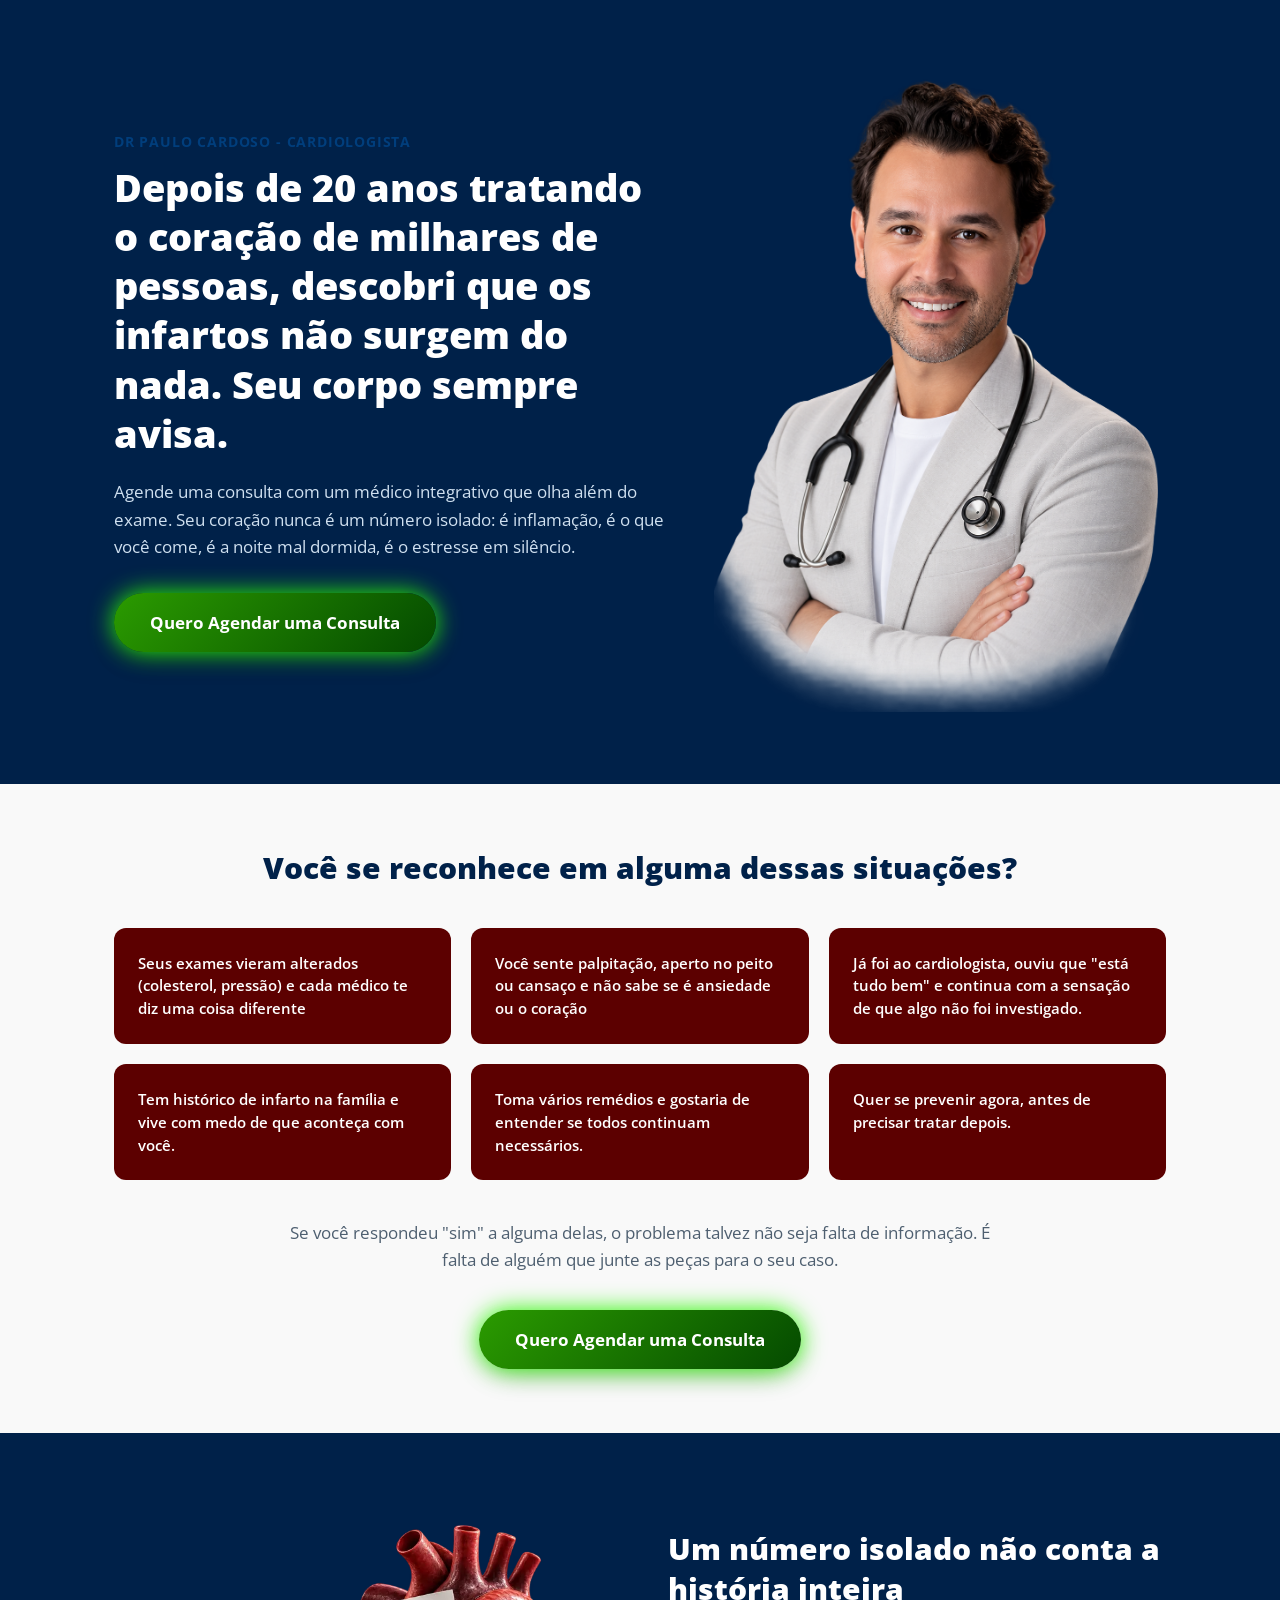
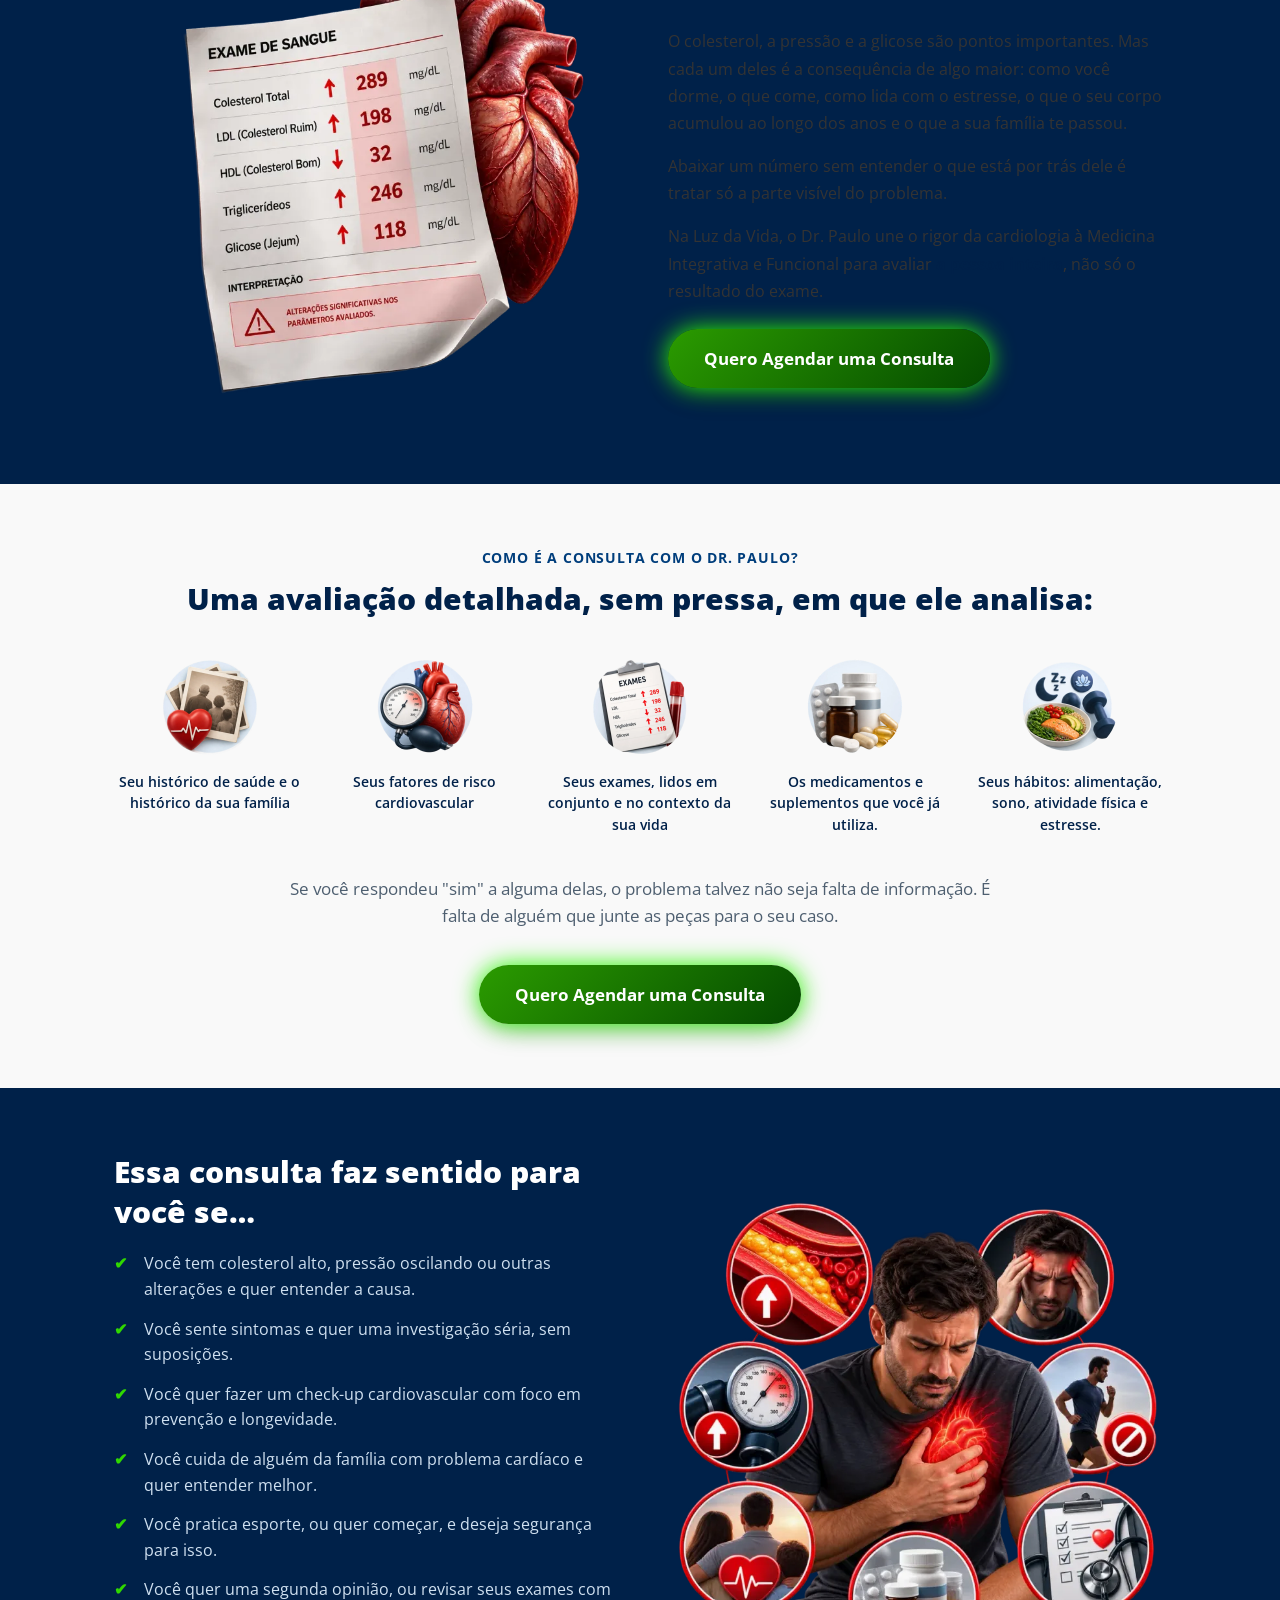
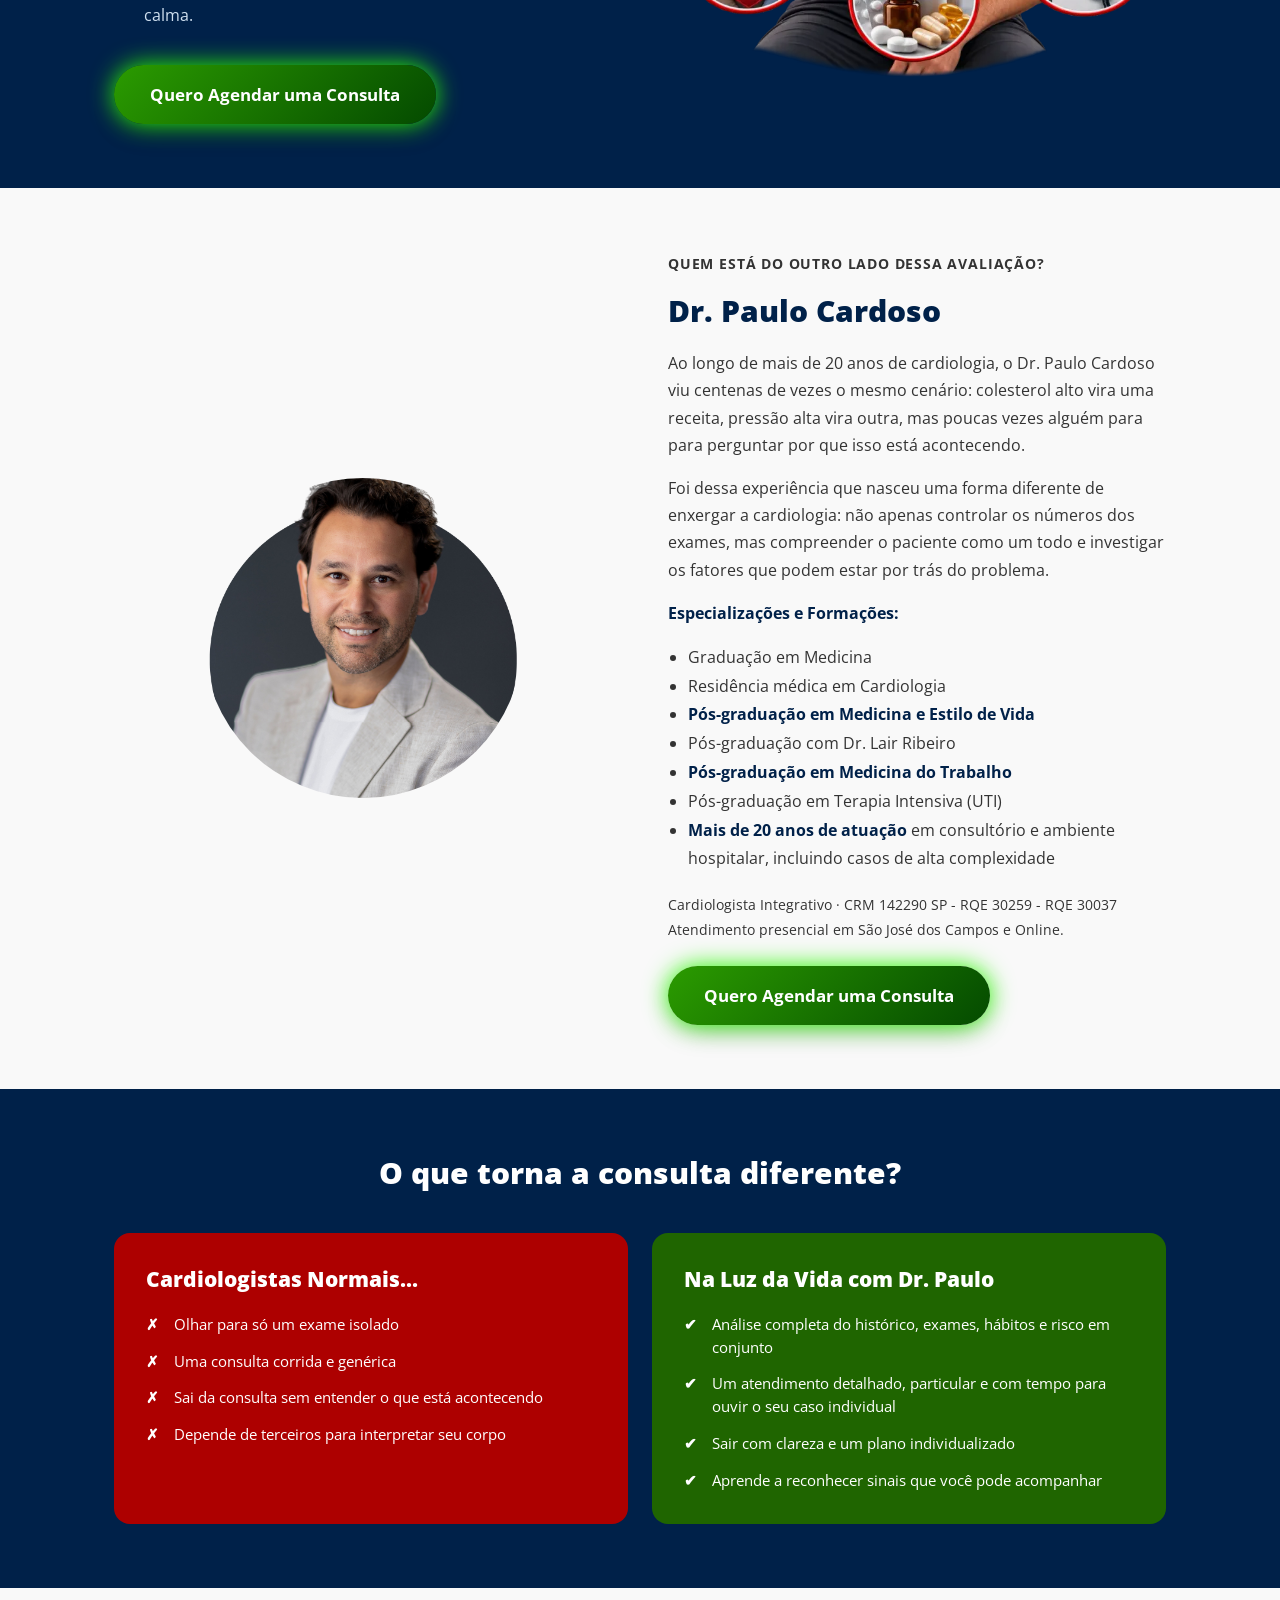
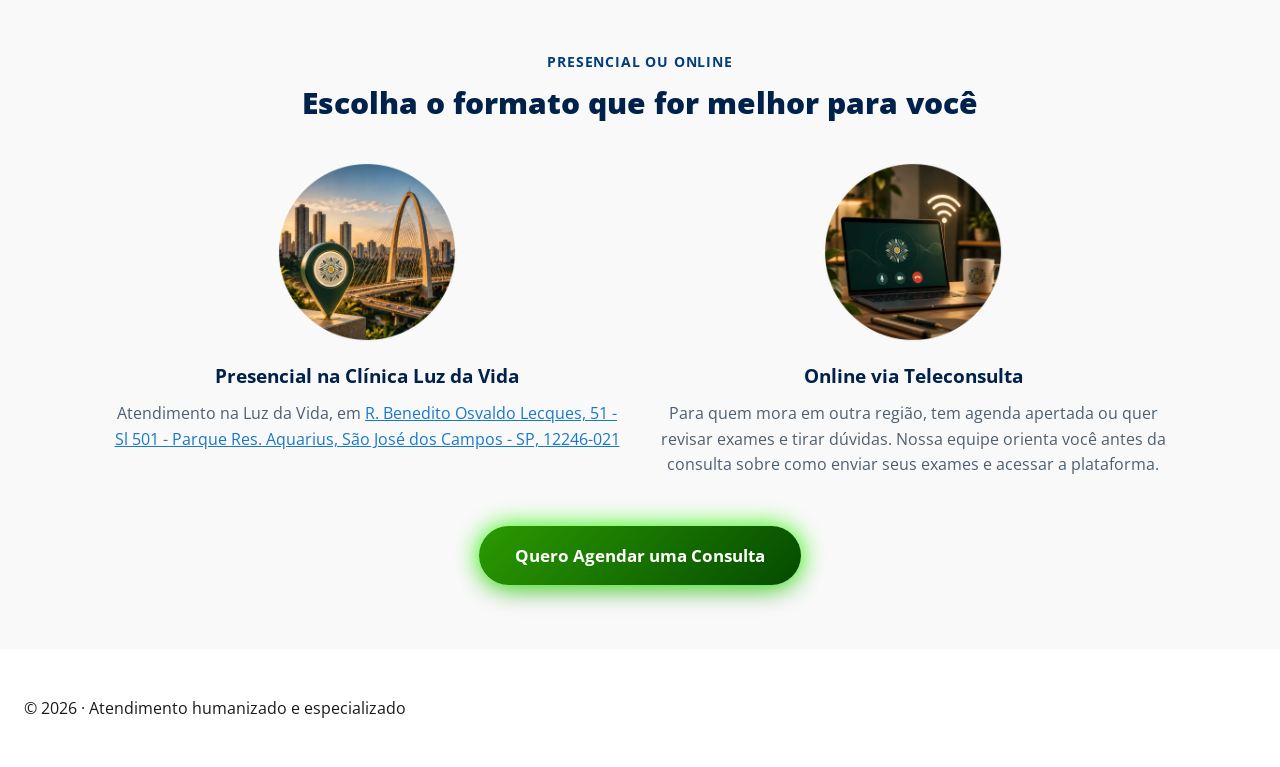
<file: dr-paulo.html>
<!DOCTYPE html>
<html lang="pt-BR">
<head>
<meta charset="UTF-8" />
<meta name="viewport" content="width=device-width, initial-scale=1" />
<title>Dr Paulo Cardoso — Cardiologista Integrativo</title>
<meta name="description" content="Agende uma consulta com um médico integrativo que olha além do exame. Cardiologia Integrativa com Dr. Paulo Cardoso, na Clínica Luz da Vida." />
<link rel="preconnect" href="https://fonts.googleapis.com" />
<link rel="preconnect" href="https://fonts.gstatic.com" crossorigin />
<link href="https://fonts.googleapis.com/css2?family=Open+Sans:wght@400;600;700;800&display=swap" rel="stylesheet" />
<link rel="stylesheet" href="dr-paulo.css" />
<!-- Meta Pixel Code -->
<script>
!function(f,b,e,v,n,t,s)
{if(f.fbq)return;n=f.fbq=function(){n.callMethod?
n.callMethod.apply(n,arguments):n.queue.push(arguments)};
if(!f._fbq)f._fbq=n;n.push=n;n.loaded=!0;n.version='2.0';
n.queue=[];t=b.createElement(e);t.async=!0;
t.src=v;s=b.getElementsByTagName(e)[0];
s.parentNode.insertBefore(t,s)}(window, document,'script',
'https://connect.facebook.net/en_US/fbevents.js');
fbq('init', '27556097847387788');
fbq('track', 'PageView');
</script>
<noscript><img height="1" width="1" style="display:none"
src="https://www.facebook.com/tr?id=27556097847387788&ev=PageView&noscript=1"
/></noscript>
<!-- End Meta Pixel Code -->
</head>
<body>

<main class="dp-page">

  <!-- 1. HERO -->
  <section class="dp-section dp-hero">
    <div class="dp-wrap dp-hero-grid">
      <div class="dp-hero-copy">
        <p class="dp-eyebrow">Dr Paulo Cardoso - Cardiologista</p>
        <h1>Depois de 20 anos tratando o coração de milhares de pessoas, descobri que os infartos não surgem do nada. Seu corpo sempre avisa.</h1>
        <p class="dp-hero-sub">Agende uma consulta com um médico integrativo que olha além do exame. Seu coração nunca é um número isolado: é inflamação, é o que você come, é a noite mal dormida, é o estresse em silêncio.</p>
        <a class="dp-btn" href="https://wa.link/zazbd5" target="_blank" rel="noopener noreferrer">Quero Agendar uma Consulta</a>
      </div>
      <div class="dp-hero-photo">
        <img src="images/dr-paulo/dr-paulo-hero-foto.png" alt="Dr. Paulo Cardoso" />
      </div>
    </div>
  </section>

  <!-- 2. VOCÊ SE RECONHECE -->
  <section class="dp-section dp-light">
    <div class="dp-wrap">
      <h2 class="dp-h2 dp-center">Você se reconhece em alguma dessas situações?</h2>
      <div class="dp-red-grid">
        <div class="dp-red-card">Seus exames vieram alterados (colesterol, pressão) e cada médico te diz uma coisa diferente</div>
        <div class="dp-red-card">Você sente palpitação, aperto no peito ou cansaço e não sabe se é ansiedade ou o coração</div>
        <div class="dp-red-card">Já foi ao cardiologista, ouviu que "está tudo bem" e continua com a sensação de que algo não foi investigado.</div>
        <div class="dp-red-card">Tem histórico de infarto na família e vive com medo de que aconteça com você.</div>
        <div class="dp-red-card">Toma vários remédios e gostaria de entender se todos continuam necessários.</div>
        <div class="dp-red-card">Quer se prevenir agora, antes de precisar tratar depois.</div>
      </div>
      <p class="dp-closing">Se você respondeu "sim" a alguma delas, o problema talvez não seja falta de informação. É falta de alguém que junte as peças para o seu caso.</p>
      <div class="dp-center"><a class="dp-btn" href="https://wa.link/zazbd5" target="_blank" rel="noopener noreferrer">Quero Agendar uma Consulta</a></div>
    </div>
  </section>

  <!-- 3. UM NÚMERO ISOLADO -->
  <section class="dp-section dp-dark">
    <div class="dp-wrap dp-two-col">
      <div class="dp-col-img">
        <img src="images/dr-paulo/exame-coracao.webp" alt="Exame de sangue e coração" />
      </div>
      <div class="dp-col-copy">
        <h2 class="dp-h2 dp-on-dark">Um número isolado não conta a história inteira</h2>
        <p class="dp-on-dark-text">O colesterol, a pressão e a glicose são pontos importantes. Mas cada um deles é a consequência de algo maior: como você dorme, o que come, como lida com o estresse, o que o seu corpo acumulou ao longo dos anos e o que a sua família te passou.</p>
        <p class="dp-on-dark-text">Abaixar um número sem entender o que está por trás dele é tratar só a parte visível do problema.</p>
        <p class="dp-on-dark-text">Na Luz da Vida, o Dr. Paulo une o rigor da cardiologia à Medicina Integrativa e Funcional para avaliar <strong>a pessoa inteira</strong>, não só o resultado do exame.</p>
        <a class="dp-btn" href="https://wa.link/zazbd5" target="_blank" rel="noopener noreferrer">Quero Agendar uma Consulta</a>
      </div>
    </div>
  </section>

  <!-- 4. COMO É A CONSULTA -->
  <section class="dp-section dp-light">
    <div class="dp-wrap">
      <p class="dp-eyebrow dp-center">Como é a consulta com o Dr. Paulo?</p>
      <h2 class="dp-h2 dp-center">Uma avaliação detalhada, sem pressa, em que ele analisa:</h2>
      <div class="dp-analysis-grid">
        <div class="dp-analysis-item">
          <img src="images/dr-paulo/icon-historico.webp" alt="Histórico de saúde e da família" />
          <p>Seu histórico de saúde e o histórico da sua família</p>
        </div>
        <div class="dp-analysis-item">
          <img src="images/dr-paulo/icon-fatores-risco.webp" alt="Fatores de risco cardiovascular" />
          <p>Seus fatores de risco cardiovascular</p>
        </div>
        <div class="dp-analysis-item">
          <img src="images/dr-paulo/icon-exames.webp" alt="Exames lidos em conjunto" />
          <p>Seus exames, lidos em conjunto e no contexto da sua vida</p>
        </div>
        <div class="dp-analysis-item">
          <img src="images/dr-paulo/icon-medicamentos.webp" alt="Medicamentos e suplementos" />
          <p>Os medicamentos e suplementos que você já utiliza.</p>
        </div>
        <div class="dp-analysis-item">
          <img src="images/dr-paulo/icon-habitos.webp" alt="Hábitos de vida" />
          <p>Seus hábitos: alimentação, sono, atividade física e estresse.</p>
        </div>
      </div>
      <p class="dp-closing">Se você respondeu "sim" a alguma delas, o problema talvez não seja falta de informação. É falta de alguém que junte as peças para o seu caso.</p>
      <div class="dp-center"><a class="dp-btn" href="https://wa.link/zazbd5" target="_blank" rel="noopener noreferrer">Quero Agendar uma Consulta</a></div>
    </div>
  </section>

  <!-- 5. ESSA CONSULTA FAZ SENTIDO -->
  <section class="dp-section dp-dark">
    <div class="dp-wrap dp-two-col dp-two-col-rev">
      <div class="dp-col-copy">
        <h2 class="dp-h2 dp-on-dark">Essa consulta faz sentido para você se…</h2>
        <ul class="dp-check-list">
          <li>Você tem colesterol alto, pressão oscilando ou outras alterações e quer entender a causa.</li>
          <li>Você sente sintomas e quer uma investigação séria, sem suposições.</li>
          <li>Você quer fazer um check-up cardiovascular com foco em prevenção e longevidade.</li>
          <li>Você cuida de alguém da família com problema cardíaco e quer entender melhor.</li>
          <li>Você pratica esporte, ou quer começar, e deseja segurança para isso.</li>
          <li>Você quer uma segunda opinião, ou revisar seus exames com calma.</li>
        </ul>
        <a class="dp-btn" href="https://wa.link/zazbd5" target="_blank" rel="noopener noreferrer">Quero Agendar uma Consulta</a>
      </div>
      <div class="dp-col-img">
        <img src="images/dr-paulo/collage-sintomas.webp" alt="Sinais e sintomas cardiovasculares" />
      </div>
    </div>
  </section>

  <!-- 6. QUEM ESTÁ DO OUTRO LADO -->
  <section class="dp-section dp-light">
    <div class="dp-wrap dp-two-col">
      <div class="dp-col-img dp-col-img-circle">
        <img src="images/dr-paulo/dr-paulo-bio-foto.png" alt="Dr. Paulo Cardoso" />
      </div>
      <div class="dp-col-copy">
        <p class="dp-eyebrow">Quem está do outro lado dessa avaliação?</p>
        <h2 class="dp-h2">Dr. Paulo Cardoso</h2>
        <p>Ao longo de mais de 20 anos de cardiologia, o Dr. Paulo Cardoso viu centenas de vezes o mesmo cenário: colesterol alto vira uma receita, pressão alta vira outra, mas poucas vezes alguém para para perguntar por que isso está acontecendo.</p>
        <p>Foi dessa experiência que nasceu uma forma diferente de enxergar a cardiologia: não apenas controlar os números dos exames, mas compreender o paciente como um todo e investigar os fatores que podem estar por trás do problema.</p>
        <p><strong>Especializações e Formações:</strong></p>
        <ul class="dp-plain-list">
          <li>Graduação em Medicina</li>
          <li>Residência médica em Cardiologia</li>
          <li><strong>Pós-graduação em Medicina e Estilo de Vida</strong></li>
          <li>Pós-graduação com Dr. Lair Ribeiro</li>
          <li><strong>Pós-graduação em Medicina do Trabalho</strong></li>
          <li>Pós-graduação em Terapia Intensiva (UTI)</li>
          <li><strong>Mais de 20 anos de atuação</strong> em consultório e ambiente hospitalar, incluindo casos de alta complexidade</li>
        </ul>
        <p class="dp-credential">Cardiologista Integrativo · CRM 142290 SP - RQE 30259 - RQE 30037<br />Atendimento presencial em São José dos Campos e Online.</p>
        <a class="dp-btn" href="https://wa.link/zazbd5" target="_blank" rel="noopener noreferrer">Quero Agendar uma Consulta</a>
      </div>
    </div>
  </section>

  <!-- 7. O QUE TORNA A CONSULTA DIFERENTE -->
  <section class="dp-section dp-dark">
    <div class="dp-wrap">
      <h2 class="dp-h2 dp-on-dark dp-center">O que torna a consulta diferente?</h2>
      <div class="dp-compare-grid">
        <div class="dp-compare-card dp-compare-bad">
          <h3>Cardiologistas Normais...</h3>
          <ul>
            <li>Olhar para só um exame isolado</li>
            <li>Uma consulta corrida e genérica</li>
            <li>Sai da consulta sem entender o que está acontecendo</li>
            <li>Depende de terceiros para interpretar seu corpo</li>
          </ul>
        </div>
        <div class="dp-compare-card dp-compare-good">
          <h3>Na Luz da Vida com Dr. Paulo</h3>
          <ul>
            <li>Análise completa do histórico, exames, hábitos e risco em conjunto</li>
            <li>Um atendimento detalhado, particular e com tempo para ouvir o seu caso individual</li>
            <li>Sair com clareza e um plano individualizado</li>
            <li>Aprende a reconhecer sinais que você pode acompanhar</li>
          </ul>
        </div>
      </div>
    </div>
  </section>

  <!-- 8. PRESENCIAL OU ONLINE -->
  <section class="dp-section dp-light">
    <div class="dp-wrap">
      <p class="dp-eyebrow dp-center">Presencial ou Online</p>
      <h2 class="dp-h2 dp-center">Escolha o formato que for melhor para você</h2>
      <div class="dp-format-grid">
        <div class="dp-format-item">
          <img src="images/dr-paulo/local-presencial.webp" alt="Clínica Luz da Vida" />
          <h3>Presencial na Clínica Luz da Vida</h3>
          <p>Atendimento na Luz da Vida, em <a href="https://maps.google.com/?q=R.+Benedito+Osvaldo+Lecques,+51+-+Sl+501+-+Parque+Res.+Aquarius,+São+José+dos+Campos+-+SP,+12246-021" target="_blank" rel="noopener noreferrer">R. Benedito Osvaldo Lecques, 51 - Sl 501 - Parque Res. Aquarius, São José dos Campos - SP, 12246-021</a></p>
        </div>
        <div class="dp-format-item">
          <img src="images/dr-paulo/local-online.webp" alt="Teleconsulta Online" />
          <h3>Online via Teleconsulta</h3>
          <p>Para quem mora em outra região, tem agenda apertada ou quer revisar exames e tirar dúvidas. Nossa equipe orienta você antes da consulta sobre como enviar seus exames e acessar a plataforma.</p>
        </div>
      </div>
      <div class="dp-center"><a class="dp-btn" href="https://wa.link/zazbd5" target="_blank" rel="noopener noreferrer">Quero Agendar uma Consulta</a></div>
    </div>
  </section>

  <footer class="page-footer dp-footer">
    <p>&copy; 2026 &middot; Atendimento humanizado e especializado</p>
  </footer>

</main>

</body>
</html>
</file>
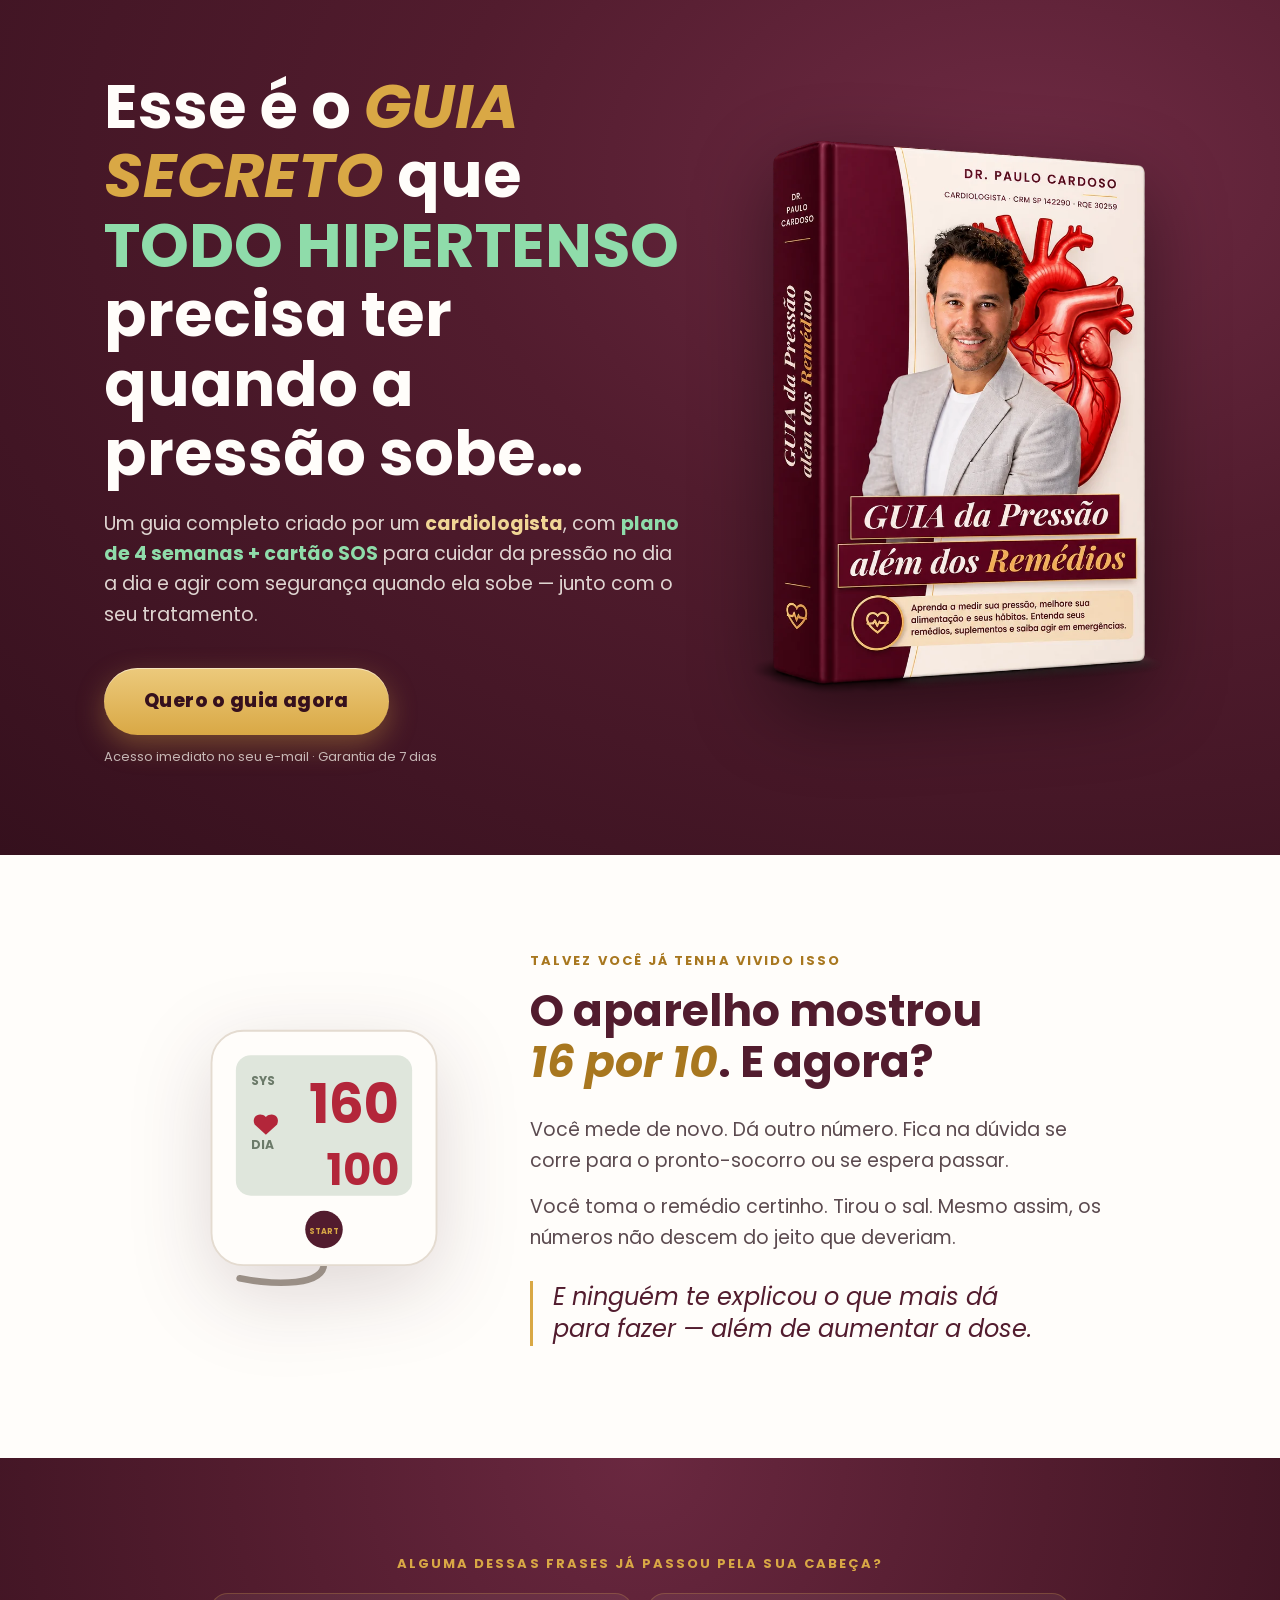
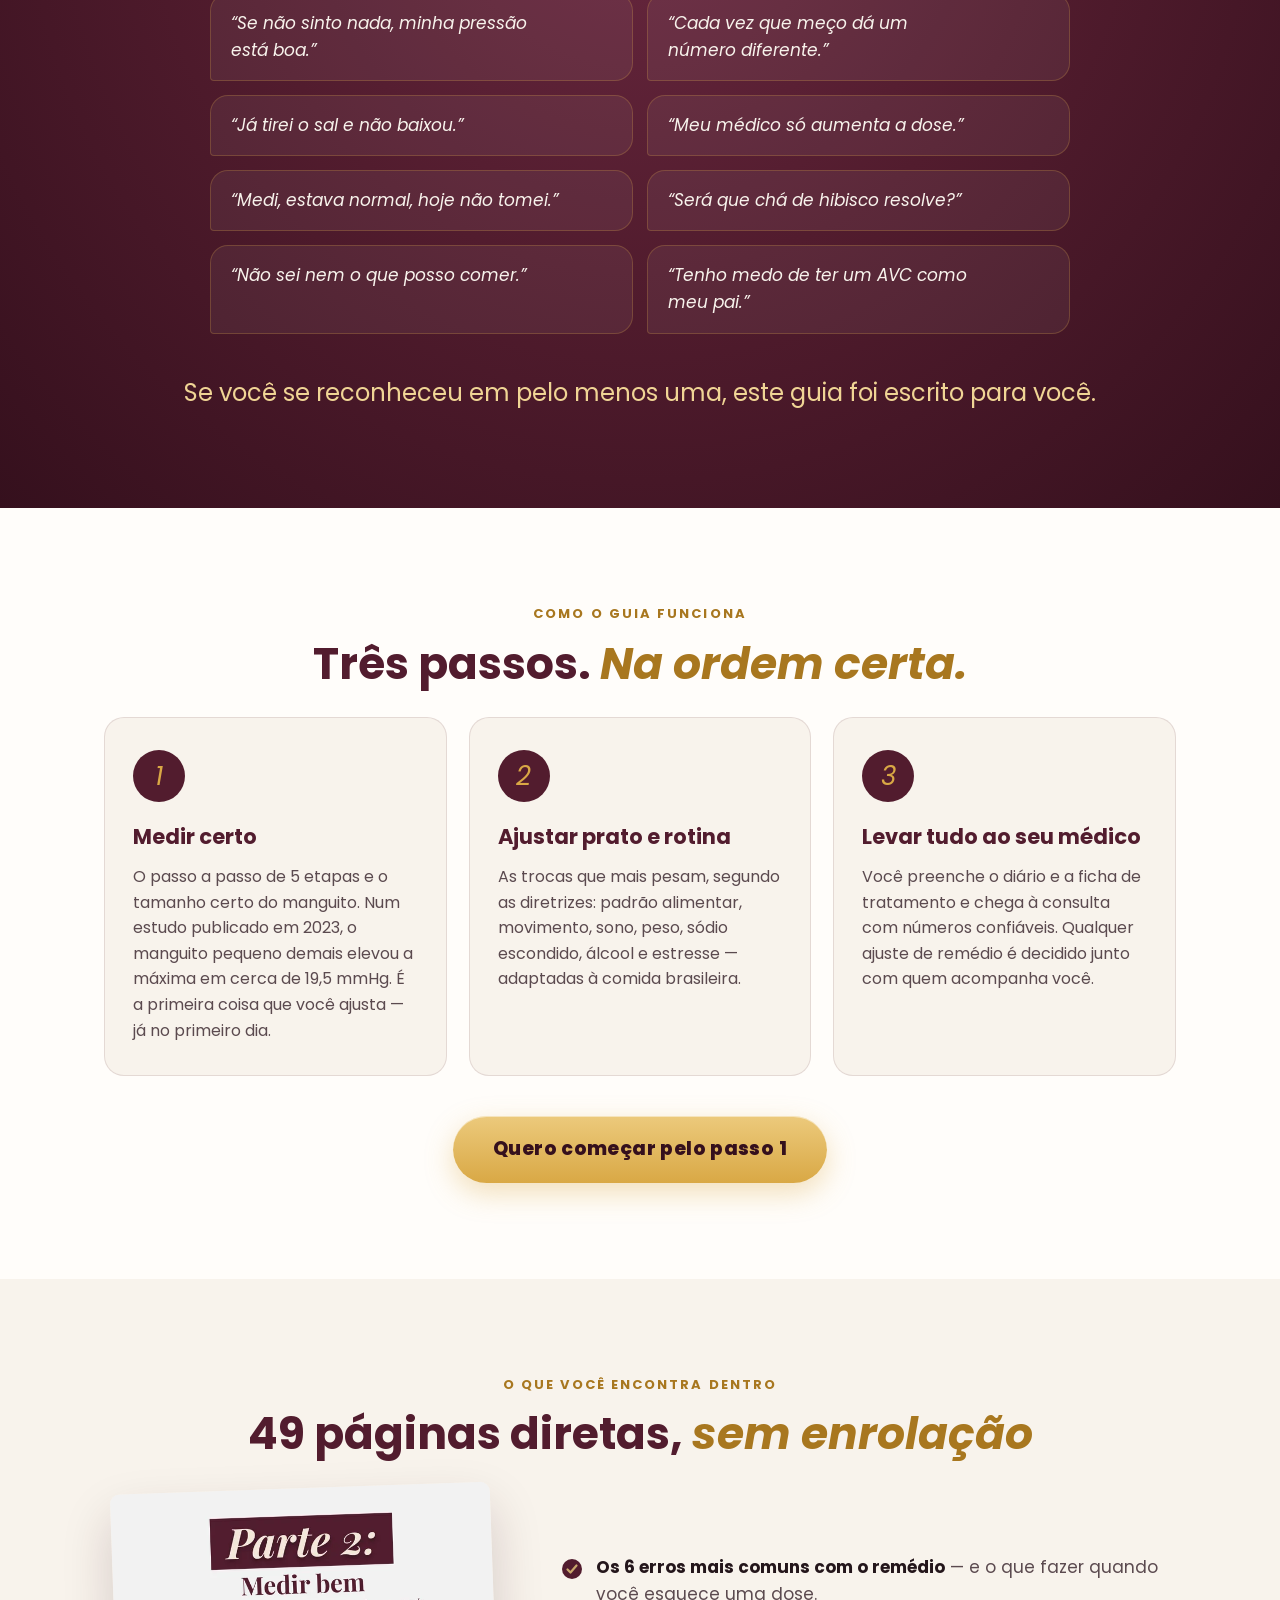
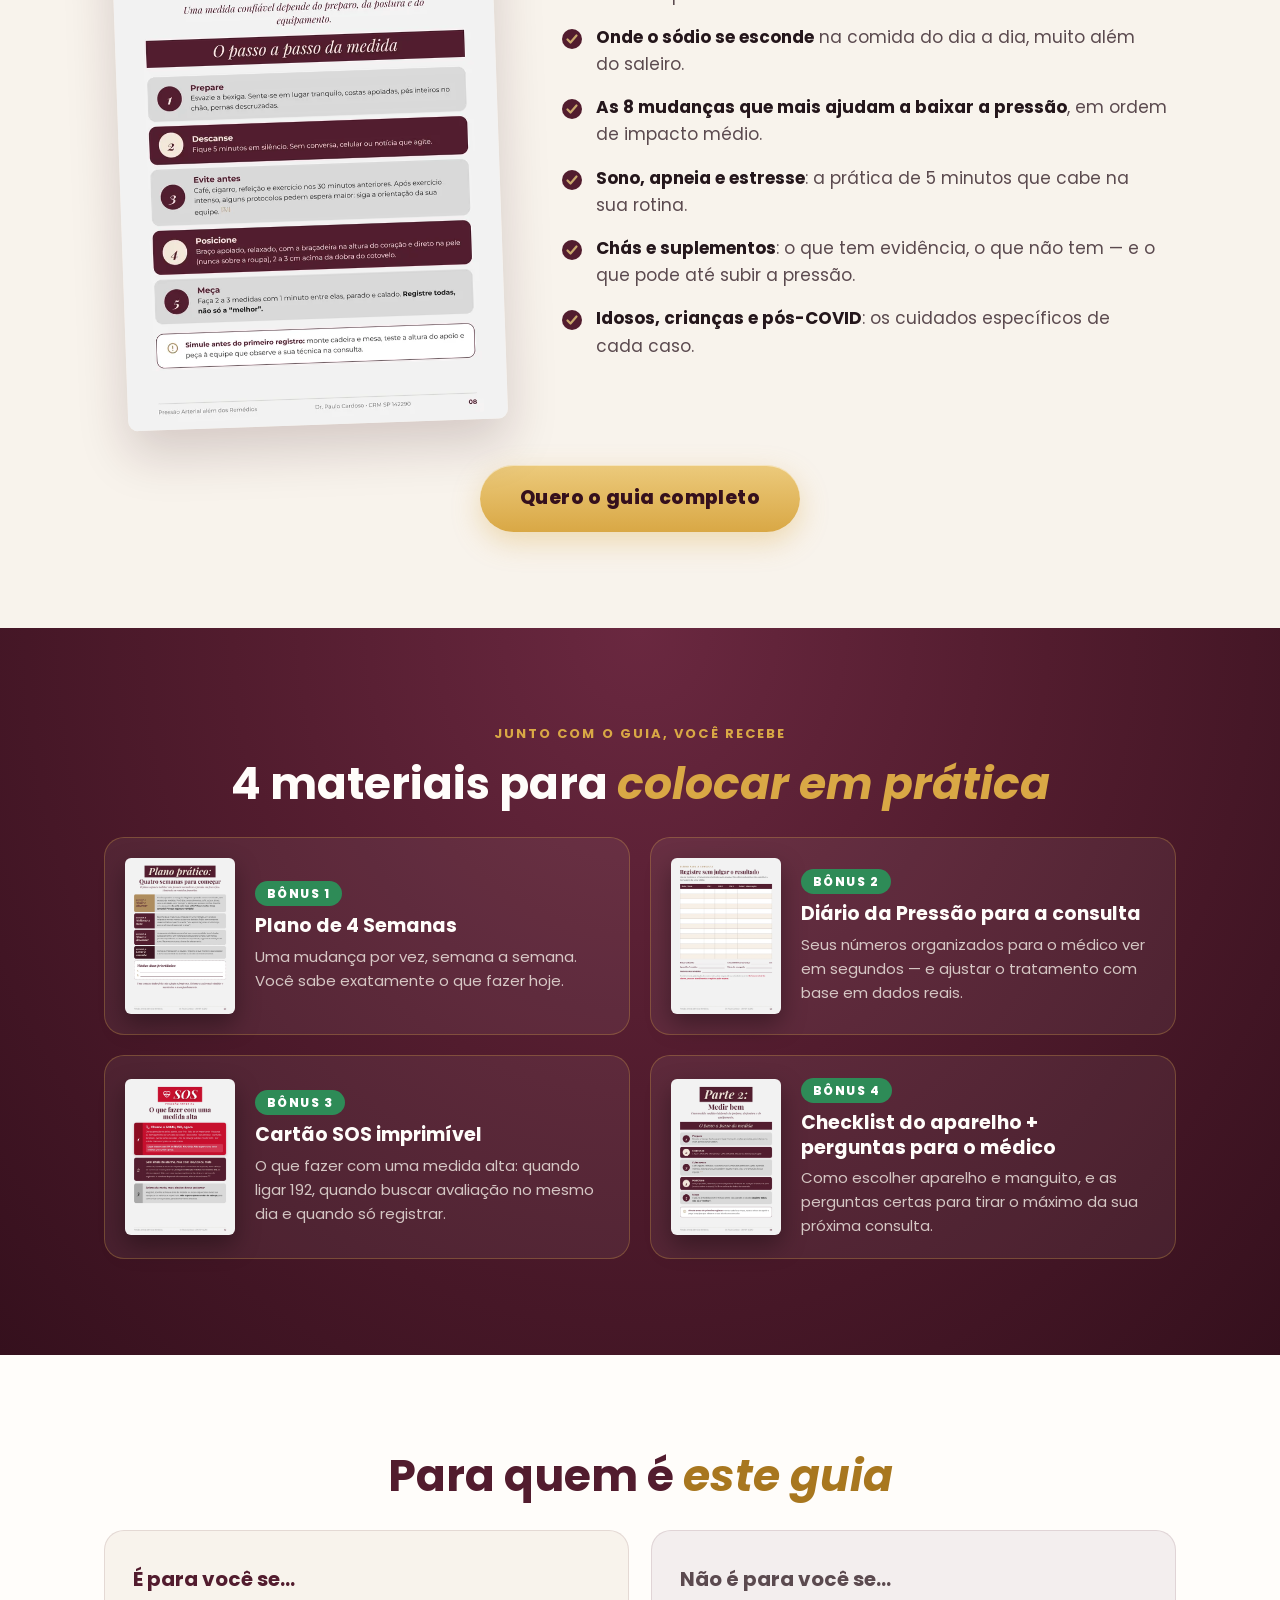
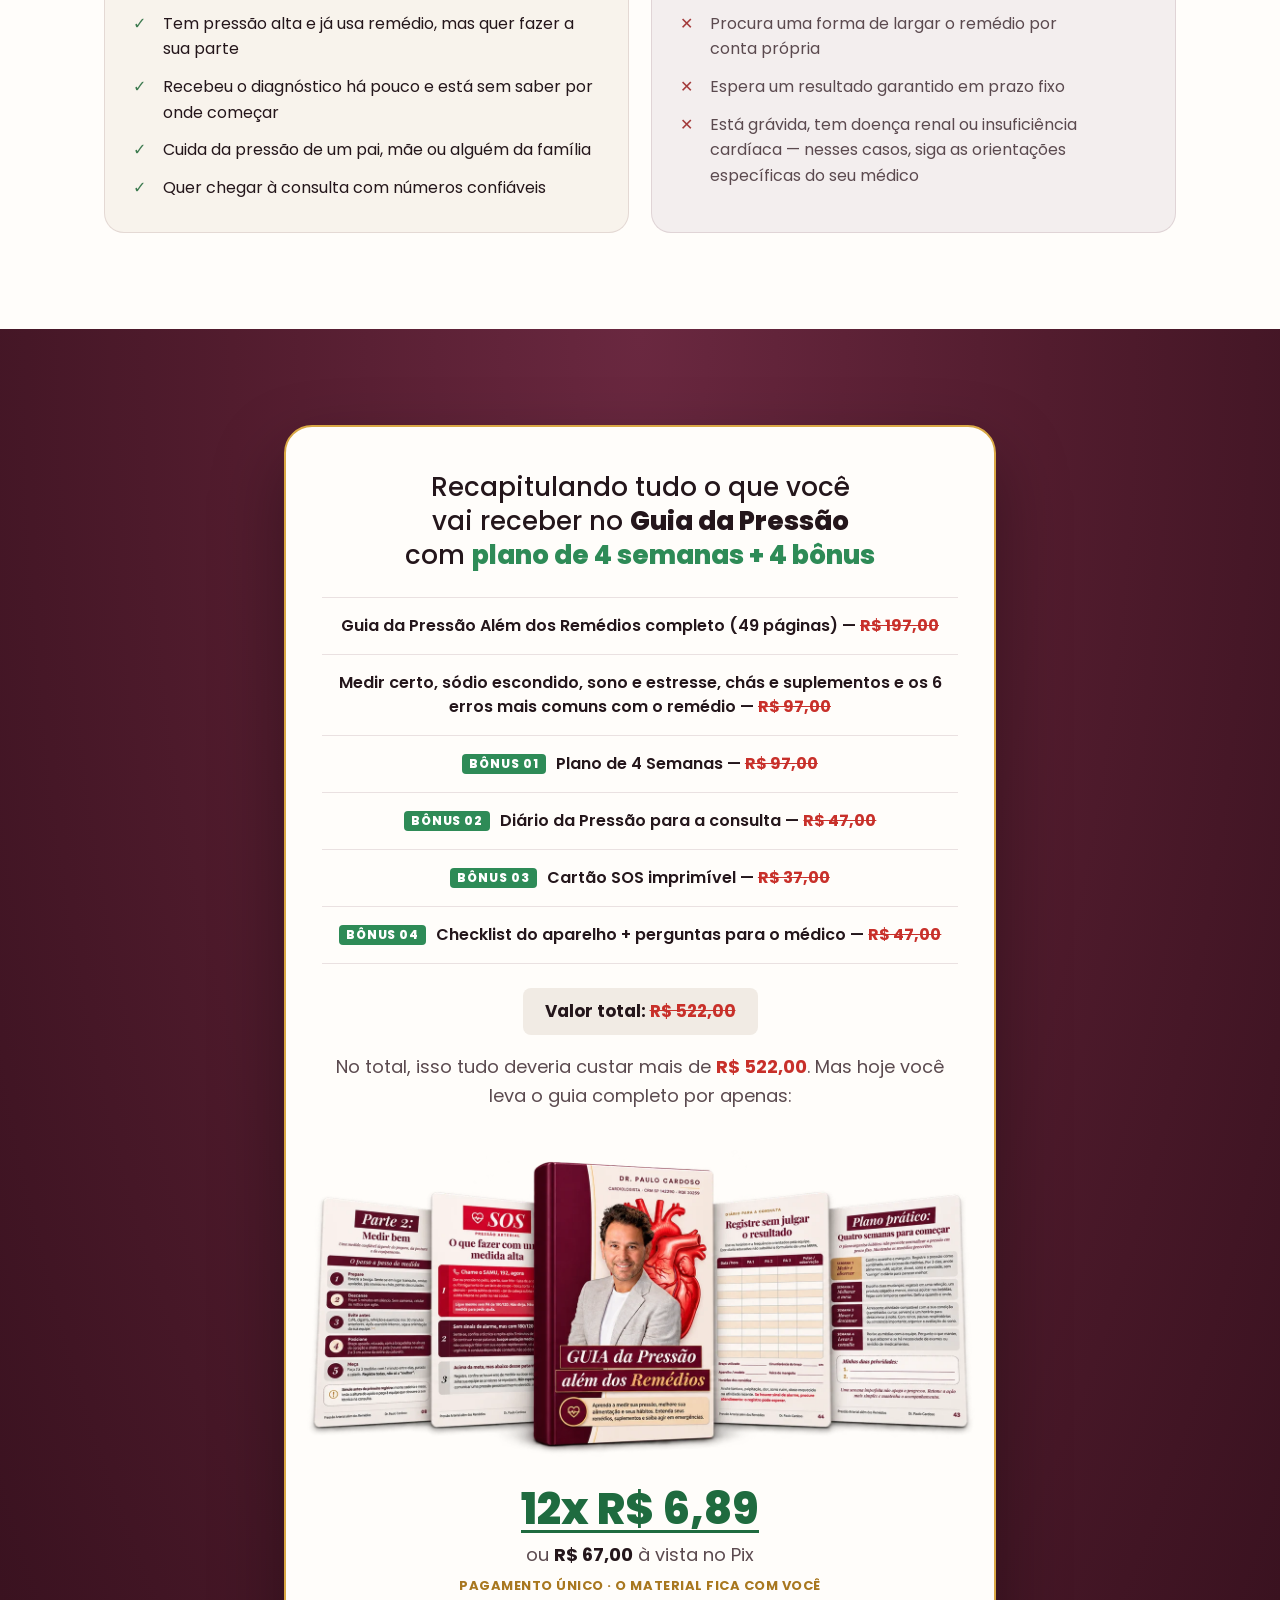
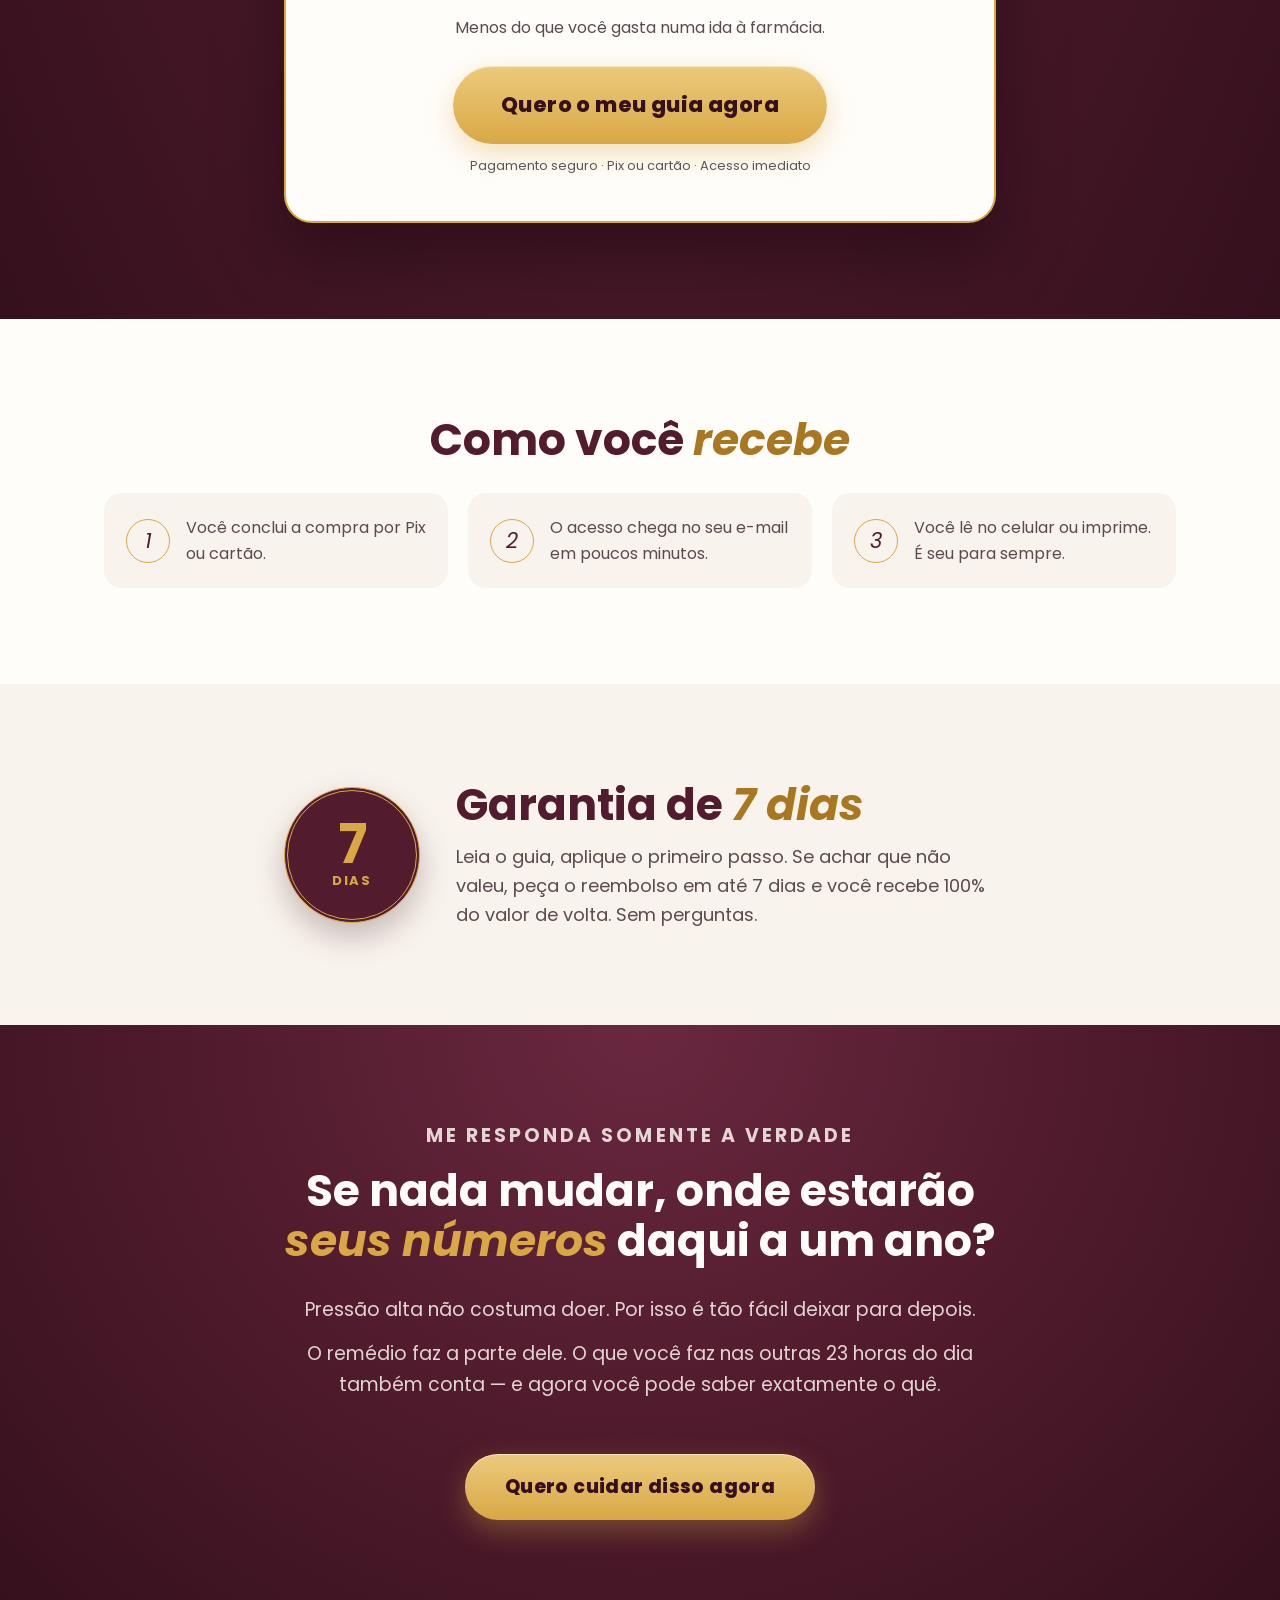
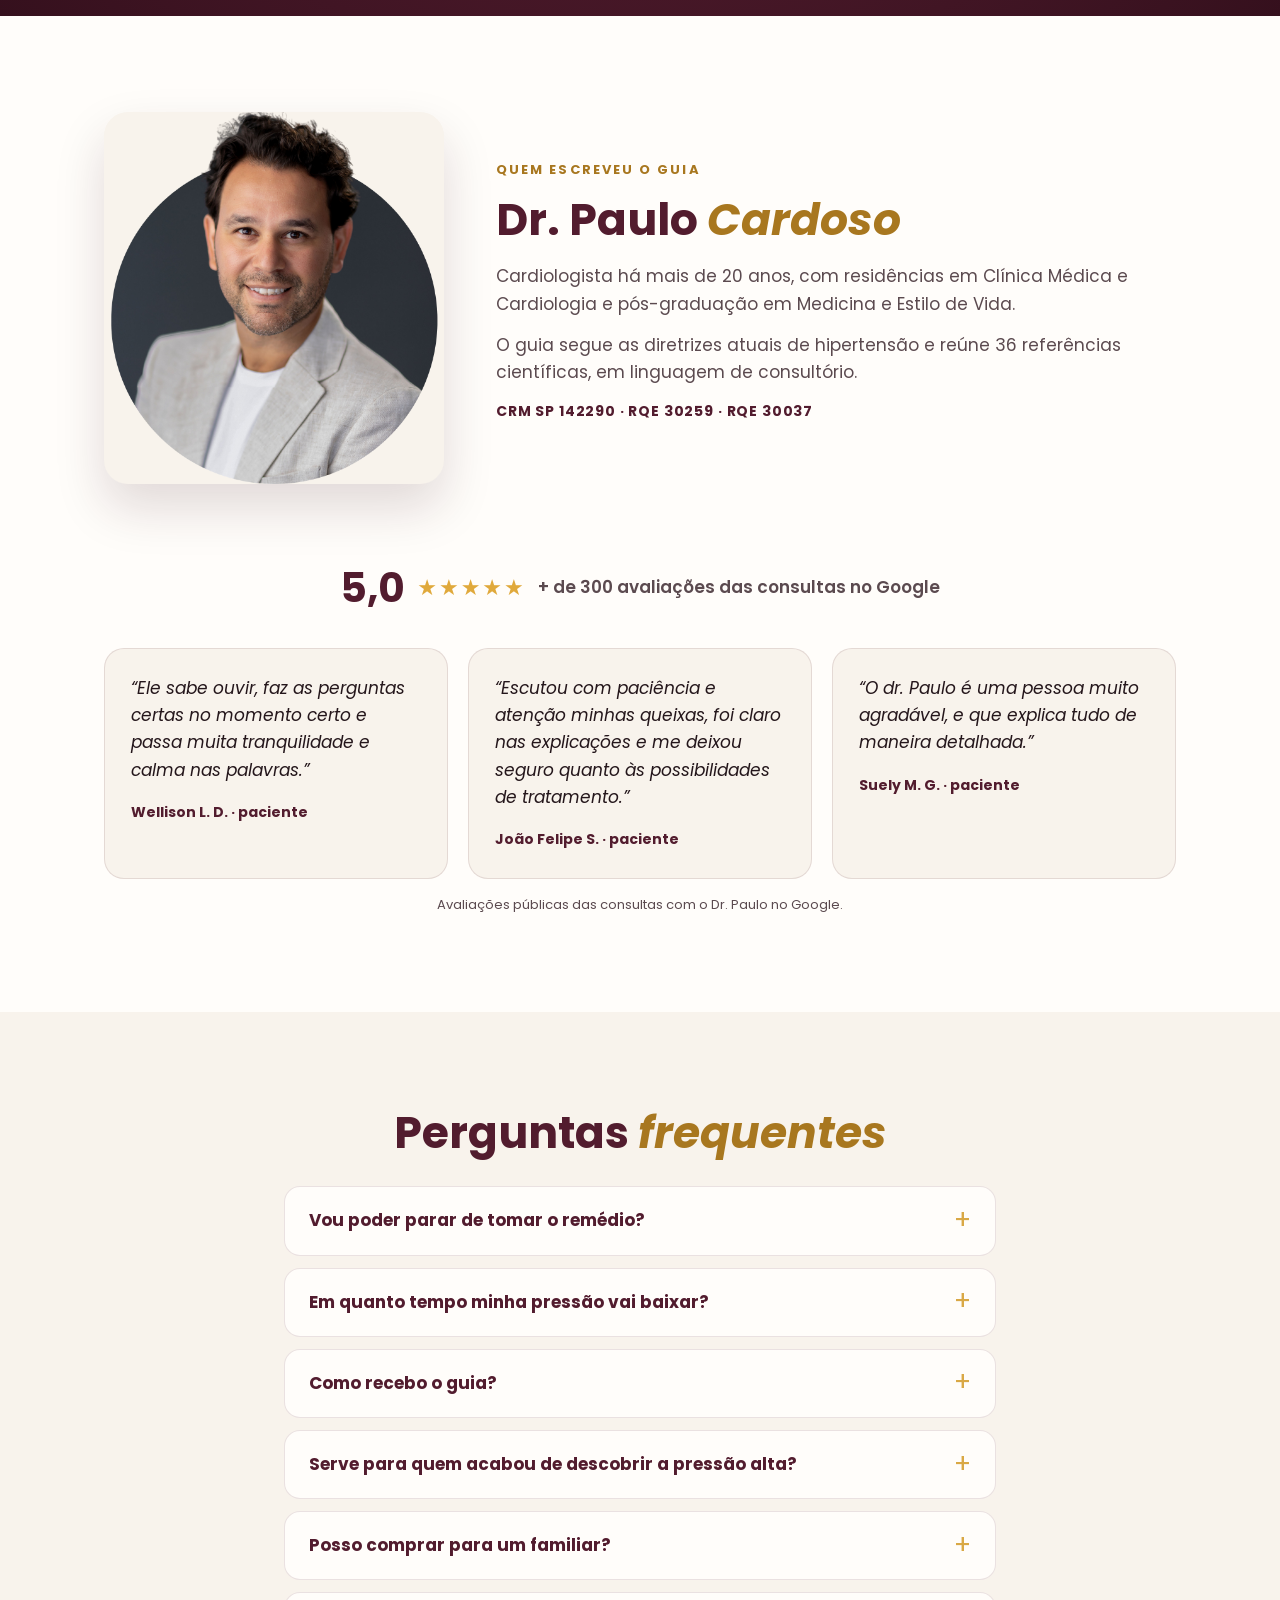
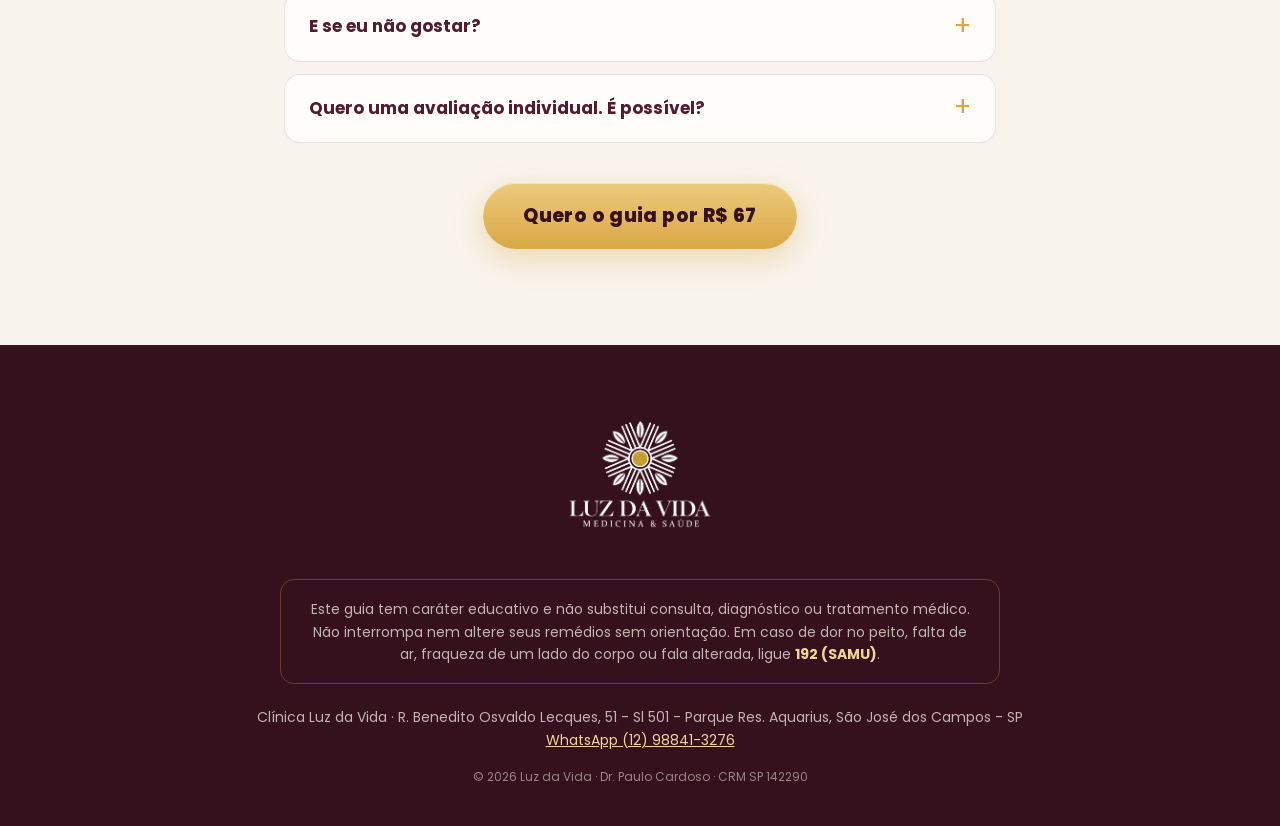
<file: guia-pressao.html>
<!DOCTYPE html>
<html lang="pt-BR">
<head>
<!-- Google Tag Manager -->
<script>(function(w,d,s,l,i){w[l]=w[l]||[];w[l].push({'gtm.start':
new Date().getTime(),event:'gtm.js'});var f=d.getElementsByTagName(s)[0],
j=d.createElement(s),dl=l!='dataLayer'?'&l='+l:'';j.async=true;j.src=
'https://www.googletagmanager.com/gtm.js?id='+i+dl;f.parentNode.insertBefore(j,f);
})(window,document,'script','dataLayer','GTM-PHKVS4NW');</script>
<!-- End Google Tag Manager -->
<meta charset="UTF-8" />
<meta name="viewport" content="width=device-width, initial-scale=1" />
<title>Guia da Pressão Além dos Remédios — Dr. Paulo Cardoso</title>
<meta name="description" content="O que fazer no prato, no sono e na rotina para ajudar a baixar seus números, junto com o tratamento. Guia digital do cardiologista Dr. Paulo Cardoso." />
<meta property="og:title" content="Guia da Pressão Além dos Remédios" />
<meta property="og:description" content="O que fazer no prato, no sono e na rotina para ajudar a baixar seus números, sem largar o remédio." />
<meta property="og:image" content="https://luzdavidasaude.com.br/images/guia-pressao/capa.webp" />
<link rel="preconnect" href="https://fonts.googleapis.com" />
<link rel="preconnect" href="https://fonts.gstatic.com" crossorigin />
<link href="https://fonts.googleapis.com/css2?family=Poppins:ital,wght@0,400;0,500;0,600;0,700;0,800;1,400;1,500;1,600;1,700&display=swap" rel="stylesheet" />
<link rel="stylesheet" href="guia-pressao.css" />
<!-- Meta Pixel Code -->
<script>
!function(f,b,e,v,n,t,s)
{if(f.fbq)return;n=f.fbq=function(){n.callMethod?
n.callMethod.apply(n,arguments):n.queue.push(arguments)};
if(!f._fbq)f._fbq=n;n.push=n;n.loaded=!0;n.version='2.0';
n.queue=[];t=b.createElement(e);t.async=!0;
t.src=v;s=b.getElementsByTagName(e)[0];
s.parentNode.insertBefore(t,s)}(window, document,'script',
'https://connect.facebook.net/en_US/fbevents.js');
fbq('init', '27556097847387788');
fbq('track', 'PageView');
</script>
<noscript><img height="1" width="1" style="display:none"
src="https://www.facebook.com/tr?id=27556097847387788&ev=PageView&noscript=1"
/></noscript>
<!-- End Meta Pixel Code -->
</head>
<body>
<!-- Google Tag Manager (noscript) -->
<noscript><iframe src="https://www.googletagmanager.com/ns.html?id=GTM-PHKVS4NW"
height="0" width="0" style="display:none;visibility:hidden"></iframe></noscript>
<!-- End Google Tag Manager (noscript) -->

<main>

  <!-- 1. TOPO -->
  <header class="gp-hero">
    <div class="gp-wrap gp-hero-grid">
      <div class="gp-hero-copy">
        <h1 class="gp-h1">Esse é o <em>GUIA SECRETO</em> que <span class="gp-hl">TODO HIPERTENSO</span> precisa ter quando a pressão sobe…</h1>
        <p class="gp-lead">Um guia completo criado por um <strong>cardiologista</strong>, com <b class="gp-lead-green">plano de 4 semanas + cartão SOS</b> para cuidar da pressão no dia a dia e agir com segurança quando ela sobe — junto com o seu tratamento.</p>
        <a class="gp-btn" href="#oferta" data-checkout-cta>Quero o guia agora</a>
        <p class="gp-micro">Acesso imediato no seu e-mail · Garantia de 7 dias</p>
      </div>
      <div class="gp-hero-mock">
        <img src="images/guia-pressao/mockup-guia.webp" alt="Livro Guia da Pressão Além dos Remédios, do Dr. Paulo Cardoso" width="800" height="1067" fetchpriority="high" />
      </div>
    </div>
  </header>

  <!-- 2. CENA / DOR -->
  <section class="gp-section gp-light">
    <div class="gp-wrap gp-scene-grid">
      <figure class="gp-monitor" aria-label="Medidor de pressão marcando 160 por 100">
        <svg viewBox="0 0 320 300" role="img" aria-hidden="true">
          <path d="M160 268 C 160 292, 110 292, 70 284" fill="none" stroke="#9a8f86" stroke-width="7" stroke-linecap="round"/>
          <rect x="40" y="20" width="240" height="250" rx="34" fill="#fffdfa" stroke="#e4dbd0" stroke-width="2"/>
          <rect x="66" y="46" width="188" height="150" rx="16" fill="#dfe6dc"/>
          <text x="82" y="78" font-family="Poppins, sans-serif" font-size="13" font-weight="700" fill="#6b7a69">SYS</text>
          <text x="82" y="146" font-family="Poppins, sans-serif" font-size="13" font-weight="700" fill="#6b7a69">DIA</text>
          <text x="240" y="118" text-anchor="end" font-family="Poppins, sans-serif" font-size="58" font-weight="700" fill="#b3263a">160</text>
          <text x="240" y="184" text-anchor="end" font-family="Poppins, sans-serif" font-size="46" font-weight="700" fill="#b3263a">100</text>
          <path class="gp-monitor-heart" d="M98 112c-6-6-16-1-12 8l12 11 12-11c4-9-6-14-12-8z" fill="#b3263a"/>
          <circle cx="160" cy="232" r="20" fill="#521c2e"/>
          <text x="160" y="237" text-anchor="middle" font-family="Poppins, sans-serif" font-size="8.5" font-weight="700" fill="#d9a845">START</text>
        </svg>
      </figure>
      <div>
      <p class="gp-eyebrow">Talvez você já tenha vivido isso</p>
      <h2 class="gp-h2">O aparelho mostrou <em>16 por 10</em>. E agora?</h2>
      <div class="gp-scene">
        <p>Você mede de novo. Dá outro número. Fica na dúvida se corre para o pronto-socorro ou se espera passar.</p>
        <p>Você toma o remédio certinho. Tirou o sal. Mesmo assim, os números não descem do jeito que deveriam.</p>
        <p class="gp-scene-hit">E ninguém te explicou o que mais dá para fazer — além de aumentar a dose.</p>
      </div>
      </div>
    </div>
  </section>

  <!-- 3. DIÁLOGO INTERNO -->
  <section class="gp-section gp-wine">
    <div class="gp-wrap">
      <p class="gp-eyebrow gp-center">Alguma dessas frases já passou pela sua cabeça?</p>
      <div class="gp-thoughts">
        <p>“Se não sinto nada, minha pressão está boa.”</p>
        <p>“Cada vez que meço dá um número diferente.”</p>
        <p>“Já tirei o sal e não baixou.”</p>
        <p>“Meu médico só aumenta a dose.”</p>
        <p>“Medi, estava normal, hoje não tomei.”</p>
        <p>“Será que chá de hibisco resolve?”</p>
        <p>“Não sei nem o que posso comer.”</p>
        <p>“Tenho medo de ter um AVC como meu pai.”</p>
      </div>
      <p class="gp-thoughts-close">Se você se reconheceu em pelo menos uma, este guia foi escrito para você.</p>
    </div>
  </section>

  <!-- 4. SOLUÇÃO EM 3 PASSOS -->
  <section class="gp-section gp-light">
    <div class="gp-wrap">
      <p class="gp-eyebrow gp-center">Como o guia funciona</p>
      <h2 class="gp-h2 gp-center">Três passos. <em>Na ordem certa.</em></h2>
      <div class="gp-steps">
        <article class="gp-step">
          <span class="gp-step-n">1</span>
          <h3>Medir certo</h3>
          <p>O passo a passo de 5 etapas e o tamanho certo do manguito. Num estudo publicado em 2023, o manguito pequeno demais elevou a máxima em cerca de 19,5 mmHg. É a primeira coisa que você ajusta — já no primeiro dia.</p>
        </article>
        <article class="gp-step">
          <span class="gp-step-n">2</span>
          <h3>Ajustar prato e rotina</h3>
          <p>As trocas que mais pesam, segundo as diretrizes: padrão alimentar, movimento, sono, peso, sódio escondido, álcool e estresse — adaptadas à comida brasileira.</p>
        </article>
        <article class="gp-step">
          <span class="gp-step-n">3</span>
          <h3>Levar tudo ao seu médico</h3>
          <p>Você preenche o diário e a ficha de tratamento e chega à consulta com números confiáveis. Qualquer ajuste de remédio é decidido junto com quem acompanha você.</p>
        </article>
      </div>
      <div class="gp-center"><a class="gp-btn" href="#oferta" data-checkout-cta>Quero começar pelo passo 1</a></div>
    </div>
  </section>

  <!-- 5. BENEFÍCIOS / O QUE TEM DENTRO -->
  <section class="gp-section gp-ivory">
    <div class="gp-wrap">
      <p class="gp-eyebrow gp-center">O que você encontra dentro</p>
      <h2 class="gp-h2 gp-center">49 páginas diretas, <em>sem enrolação</em></h2>
      <div class="gp-inside">
        <figure class="gp-page"><img src="images/guia-pressao/medir.webp" alt="Página do guia: como medir a pressão" width="700" height="990" /></figure>
        <ul class="gp-bullets">
          <li><strong>Os 6 erros mais comuns com o remédio</strong> — e o que fazer quando você esquece uma dose.</li>
          <li><strong>Onde o sódio se esconde</strong> na comida do dia a dia, muito além do saleiro.</li>
          <li><strong>As 8 mudanças que mais ajudam a baixar a pressão</strong>, em ordem de impacto médio.</li>
          <li><strong>Sono, apneia e estresse</strong>: a prática de 5 minutos que cabe na sua rotina.</li>
          <li><strong>Chás e suplementos</strong>: o que tem evidência, o que não tem — e o que pode até subir a pressão.</li>
          <li><strong>Idosos, crianças e pós-COVID</strong>: os cuidados específicos de cada caso.</li>
        </ul>
      </div>
      <div class="gp-center"><a class="gp-btn" href="#oferta" data-checkout-cta>Quero o guia completo</a></div>
    </div>
  </section>

  <!-- 6. BÔNUS -->
  <section class="gp-section gp-wine">
    <div class="gp-wrap">
      <p class="gp-eyebrow gp-center">Junto com o guia, você recebe</p>
      <h2 class="gp-h2 gp-on-dark gp-center">4 materiais para <em>colocar em prática</em></h2>
      <div class="gp-bonus-grid">
        <article class="gp-bonus">
          <img src="images/guia-pressao/plano-4-semanas.webp" alt="Plano de 4 semanas" width="700" height="990" />
          <div>
            <span class="gp-bonus-tag">Bônus 1</span>
            <h3>Plano de 4 Semanas</h3>
            <p>Uma mudança por vez, semana a semana. Você sabe exatamente o que fazer hoje.</p>
          </div>
        </article>
        <article class="gp-bonus">
          <img src="images/guia-pressao/diario.webp" alt="Diário da pressão" width="700" height="990" />
          <div>
            <span class="gp-bonus-tag">Bônus 2</span>
            <h3>Diário da Pressão para a consulta</h3>
            <p>Seus números organizados para o médico ver em segundos — e ajustar o tratamento com base em dados reais.</p>
          </div>
        </article>
        <article class="gp-bonus">
          <img src="images/guia-pressao/sos.webp" alt="Cartão SOS da pressão" width="700" height="990" />
          <div>
            <span class="gp-bonus-tag">Bônus 3</span>
            <h3>Cartão SOS imprimível</h3>
            <p>O que fazer com uma medida alta: quando ligar 192, quando buscar avaliação no mesmo dia e quando só registrar.</p>
          </div>
        </article>
        <article class="gp-bonus">
          <img src="images/guia-pressao/medir.webp" alt="Checklist do aparelho e do manguito" width="700" height="990" />
          <div>
            <span class="gp-bonus-tag">Bônus 4</span>
            <h3>Checklist do aparelho + perguntas para o médico</h3>
            <p>Como escolher aparelho e manguito, e as perguntas certas para tirar o máximo da sua próxima consulta.</p>
          </div>
        </article>
      </div>
    </div>
  </section>

  <!-- 7. PARA QUEM É -->
  <section class="gp-section gp-light">
    <div class="gp-wrap">
      <h2 class="gp-h2 gp-center">Para quem é <em>este guia</em></h2>
      <div class="gp-fit">
        <div class="gp-fit-card gp-fit-yes">
          <h3>É para você se…</h3>
          <ul>
            <li>Tem pressão alta e já usa remédio, mas quer fazer a sua parte</li>
            <li>Recebeu o diagnóstico há pouco e está sem saber por onde começar</li>
            <li>Cuida da pressão de um pai, mãe ou alguém da família</li>
            <li>Quer chegar à consulta com números confiáveis</li>
          </ul>
        </div>
        <div class="gp-fit-card gp-fit-no">
          <h3>Não é para você se…</h3>
          <ul>
            <li>Procura uma forma de largar o remédio por conta própria</li>
            <li>Espera um resultado garantido em prazo fixo</li>
            <li>Está grávida, tem doença renal ou insuficiência cardíaca — nesses casos, siga as orientações específicas do seu médico</li>
          </ul>
        </div>
      </div>
    </div>
  </section>

  <!-- 8. OFERTA -->
  <section class="gp-section gp-wine" id="oferta">
    <div class="gp-wrap gp-narrow">
      <div class="gp-offer">
        <h2 class="gp-offer-title">Recapitulando tudo o que você vai receber no <strong>Guia da Pressão</strong> com <span class="gp-offer-green">plano de 4 semanas + 4 bônus</span></h2>
        <ul class="gp-stack">
          <li>Guia da Pressão Além dos Remédios completo (49 páginas) — <s>R$ 197,00</s></li>
          <li>Medir certo, sódio escondido, sono e estresse, chás e suplementos e os 6 erros mais comuns com o remédio — <s>R$ 97,00</s></li>
          <li><span class="gp-free">Bônus 01</span> Plano de 4 Semanas — <s>R$ 97,00</s></li>
          <li><span class="gp-free">Bônus 02</span> Diário da Pressão para a consulta — <s>R$ 47,00</s></li>
          <li><span class="gp-free">Bônus 03</span> Cartão SOS imprimível — <s>R$ 37,00</s></li>
          <li><span class="gp-free">Bônus 04</span> Checklist do aparelho + perguntas para o médico — <s>R$ 47,00</s></li>
        </ul>
        <p class="gp-total-box">Valor total: <s>R$ 522,00</s></p>
        <p class="gp-offer-bridge">No total, isso tudo deveria custar mais de <strong>R$ 522,00</strong>. Mas hoje você leva o guia completo por apenas:</p>
        <img class="gp-offer-mockup" src="images/guia-pressao/mockup-todos.webp" alt="Guia da Pressão com os 4 bônus: plano de 4 semanas, diário, cartão SOS e checklist" width="1400" height="700" loading="lazy" />
        <div class="gp-price-row">
          <div>
            <p class="gp-price-12x">12x R$ 6,89</p>
            <p class="gp-price-cash">ou <strong>R$ 67,00</strong> à vista no Pix</p>
            <p class="gp-price-once">Pagamento único · o material fica com você</p>
          </div>
        </div>
        <p class="gp-anchor">Menos do que você gasta numa ida à farmácia.</p>
        <a class="gp-btn gp-btn-lg" href="#oferta" data-checkout-cta>Quero o meu guia agora</a>
        <p class="gp-micro">Pagamento seguro · Pix ou cartão · Acesso imediato</p>
      </div>
    </div>
  </section>

  <!-- 9. COMO RECEBE -->
  <section class="gp-section gp-light">
    <div class="gp-wrap">
      <h2 class="gp-h2 gp-center">Como você <em>recebe</em></h2>
      <div class="gp-receive">
        <div><span>1</span><p>Você conclui a compra por Pix ou cartão.</p></div>
        <div><span>2</span><p>O acesso chega no seu e-mail em poucos minutos.</p></div>
        <div><span>3</span><p>Você lê no celular ou imprime. É seu para sempre.</p></div>
      </div>
    </div>
  </section>

  <!-- 10. GARANTIA -->
  <section class="gp-section gp-ivory">
    <div class="gp-wrap gp-narrow gp-guarantee">
      <div class="gp-seal"><strong>7</strong><span>dias</span></div>
      <div>
        <h2 class="gp-h2">Garantia de <em>7 dias</em></h2>
        <p>Leia o guia, aplique o primeiro passo. Se achar que não valeu, peça o reembolso em até 7 dias e você recebe 100% do valor de volta. Sem perguntas.</p>
      </div>
    </div>
  </section>

  <!-- 11. CONVERSA SÉRIA -->
  <section class="gp-section gp-wine">
    <div class="gp-wrap gp-narrow gp-truth">
      <p class="gp-eyebrow gp-center">Me responda somente a verdade</p>
      <h2 class="gp-h2 gp-on-dark gp-center">Se nada mudar, onde estarão <em>seus números</em> daqui a um ano?</h2>
      <p>Pressão alta não costuma doer. Por isso é tão fácil deixar para depois.</p>
      <p>O remédio faz a parte dele. O que você faz nas outras 23 horas do dia também conta — e agora você pode saber exatamente o quê.</p>
      <div class="gp-center"><a class="gp-btn" href="#oferta" data-checkout-cta>Quero cuidar disso agora</a></div>
    </div>
  </section>

  <!-- 12. AUTORIDADE -->
  <section class="gp-section gp-light">
    <div class="gp-wrap gp-author">
      <img class="gp-author-photo" src="images/dr-paulo/dr-paulo-bio-foto.png" alt="Dr. Paulo Cardoso" loading="lazy" />
      <div>
        <p class="gp-eyebrow">Quem escreveu o guia</p>
        <h2 class="gp-h2">Dr. Paulo <em>Cardoso</em></h2>
        <p>Cardiologista há mais de 20 anos, com residências em Clínica Médica e Cardiologia e pós-graduação em Medicina e Estilo de Vida.</p>
        <p>O guia segue as diretrizes atuais de hipertensão e reúne 36 referências científicas, em linguagem de consultório.</p>
        <p class="gp-credential">CRM SP 142290 · RQE 30259 · RQE 30037</p>
      </div>
    </div>
    <div class="gp-wrap">
      <div class="gp-reviews-head">
        <span class="gp-score">5,0</span>
        <span class="gp-stars" role="img" aria-label="5 de 5 estrelas">★★★★★</span>
        <span>+ de 300 avaliações das consultas no Google</span>
      </div>
      <div class="gp-reviews">
        <blockquote><p>“Ele sabe ouvir, faz as perguntas certas no momento certo e passa muita tranquilidade e calma nas palavras.”</p><cite>Wellison L. D. · paciente</cite></blockquote>
        <blockquote><p>“Escutou com paciência e atenção minhas queixas, foi claro nas explicações e me deixou seguro quanto às possibilidades de tratamento.”</p><cite>João Felipe S. · paciente</cite></blockquote>
        <blockquote><p>“O dr. Paulo é uma pessoa muito agradável, e que explica tudo de maneira detalhada.”</p><cite>Suely M. G. · paciente</cite></blockquote>
      </div>
      <p class="gp-reviews-note">Avaliações públicas das consultas com o Dr. Paulo no Google.</p>
    </div>
  </section>

  <!-- 13. FAQ -->
  <section class="gp-section gp-ivory">
    <div class="gp-wrap gp-narrow">
      <h2 class="gp-h2 gp-center">Perguntas <em>frequentes</em></h2>
      <div class="gp-faq">
        <details><summary>Vou poder parar de tomar o remédio?</summary><p>O guia não substitui o tratamento — ele trabalha junto com ele. Qualquer redução de dose é uma decisão tomada com o seu médico, com base nos seus números.</p></details>
        <details><summary>Em quanto tempo minha pressão vai baixar?</summary><p>Cada organismo responde de um jeito, por isso o guia não promete prazo fixo. O que ele traz são as mudanças com melhor evidência e um plano de 4 semanas para você aplicar.</p></details>
        <details><summary>Como recebo o guia?</summary><p>Por e-mail, logo após a confirmação do pagamento. É um PDF que você lê no celular, no computador ou imprime.</p></details>
        <details><summary>Serve para quem acabou de descobrir a pressão alta?</summary><p>Sim. O guia começa pelo básico: entender os números e medir do jeito certo.</p></details>
        <details><summary>Posso comprar para um familiar?</summary><p>Pode. Muita gente compra para cuidar da pressão do pai ou da mãe.</p></details>
        <details><summary>E se eu não gostar?</summary><p>Você tem 7 dias de garantia. Peça o reembolso e recebe 100% do valor de volta.</p></details>
        <details><summary>Quero uma avaliação individual. É possível?</summary><p>Sim. O Dr. Paulo atende presencialmente em São José dos Campos e online, por teleconsulta. <a href="https://wa.link/zazbd5" target="_blank" rel="noopener noreferrer" data-whatsapp-cta>Fale com a equipe no WhatsApp</a>.</p></details>
      </div>
      <div class="gp-center"><a class="gp-btn" href="#oferta" data-checkout-cta>Quero o guia por R$ 67</a></div>
    </div>
  </section>

  <!-- 14. RODAPÉ -->
  <footer class="gp-footer">
    <div class="gp-wrap">
      <img class="gp-footer-logo" src="images/logo-luz-da-vida.png" alt="Luz da Vida - Medicina & Saúde" loading="lazy" />
      <p class="gp-disclaimer">Este guia tem caráter educativo e não substitui consulta, diagnóstico ou tratamento médico. Não interrompa nem altere seus remédios sem orientação. Em caso de dor no peito, falta de ar, fraqueza de um lado do corpo ou fala alterada, ligue <strong>192 (SAMU)</strong>.</p>
      <p class="gp-footer-info">Clínica Luz da Vida · R. Benedito Osvaldo Lecques, 51 - Sl 501 - Parque Res. Aquarius, São José dos Campos - SP<br />
      <a href="https://wa.link/zazbd5" target="_blank" rel="noopener noreferrer" data-whatsapp-cta>WhatsApp (12) 98841-3276</a></p>
      <p class="gp-footer-copy">© 2026 Luz da Vida · Dr. Paulo Cardoso · CRM SP 142290</p>
    </div>
  </footer>

</main>

<script>
  // Link do checkout: preencher quando a plataforma estiver definida.
  var CHECKOUT_URL = 'https://payfast.greenn.com.br/202050/offer/e9hKv7';

  document.querySelectorAll('[data-checkout-cta]').forEach(function (el) {
    if (CHECKOUT_URL) {
      el.href = CHECKOUT_URL;
    }
    el.addEventListener('click', function () {
      if (CHECKOUT_URL && typeof fbq === 'function') {
        fbq('track', 'InitiateCheckout', { value: 67, currency: 'BRL', content_name: 'Guia da Pressão Além dos Remédios' });
      }
    });
  });

  document.querySelectorAll('[data-whatsapp-cta]').forEach(function (el) {
    el.addEventListener('click', function () {
      if (typeof fbq === 'function') {
        fbq('track', 'Contact');
      }
    });
  });
</script>
</body>
</html>
</file>
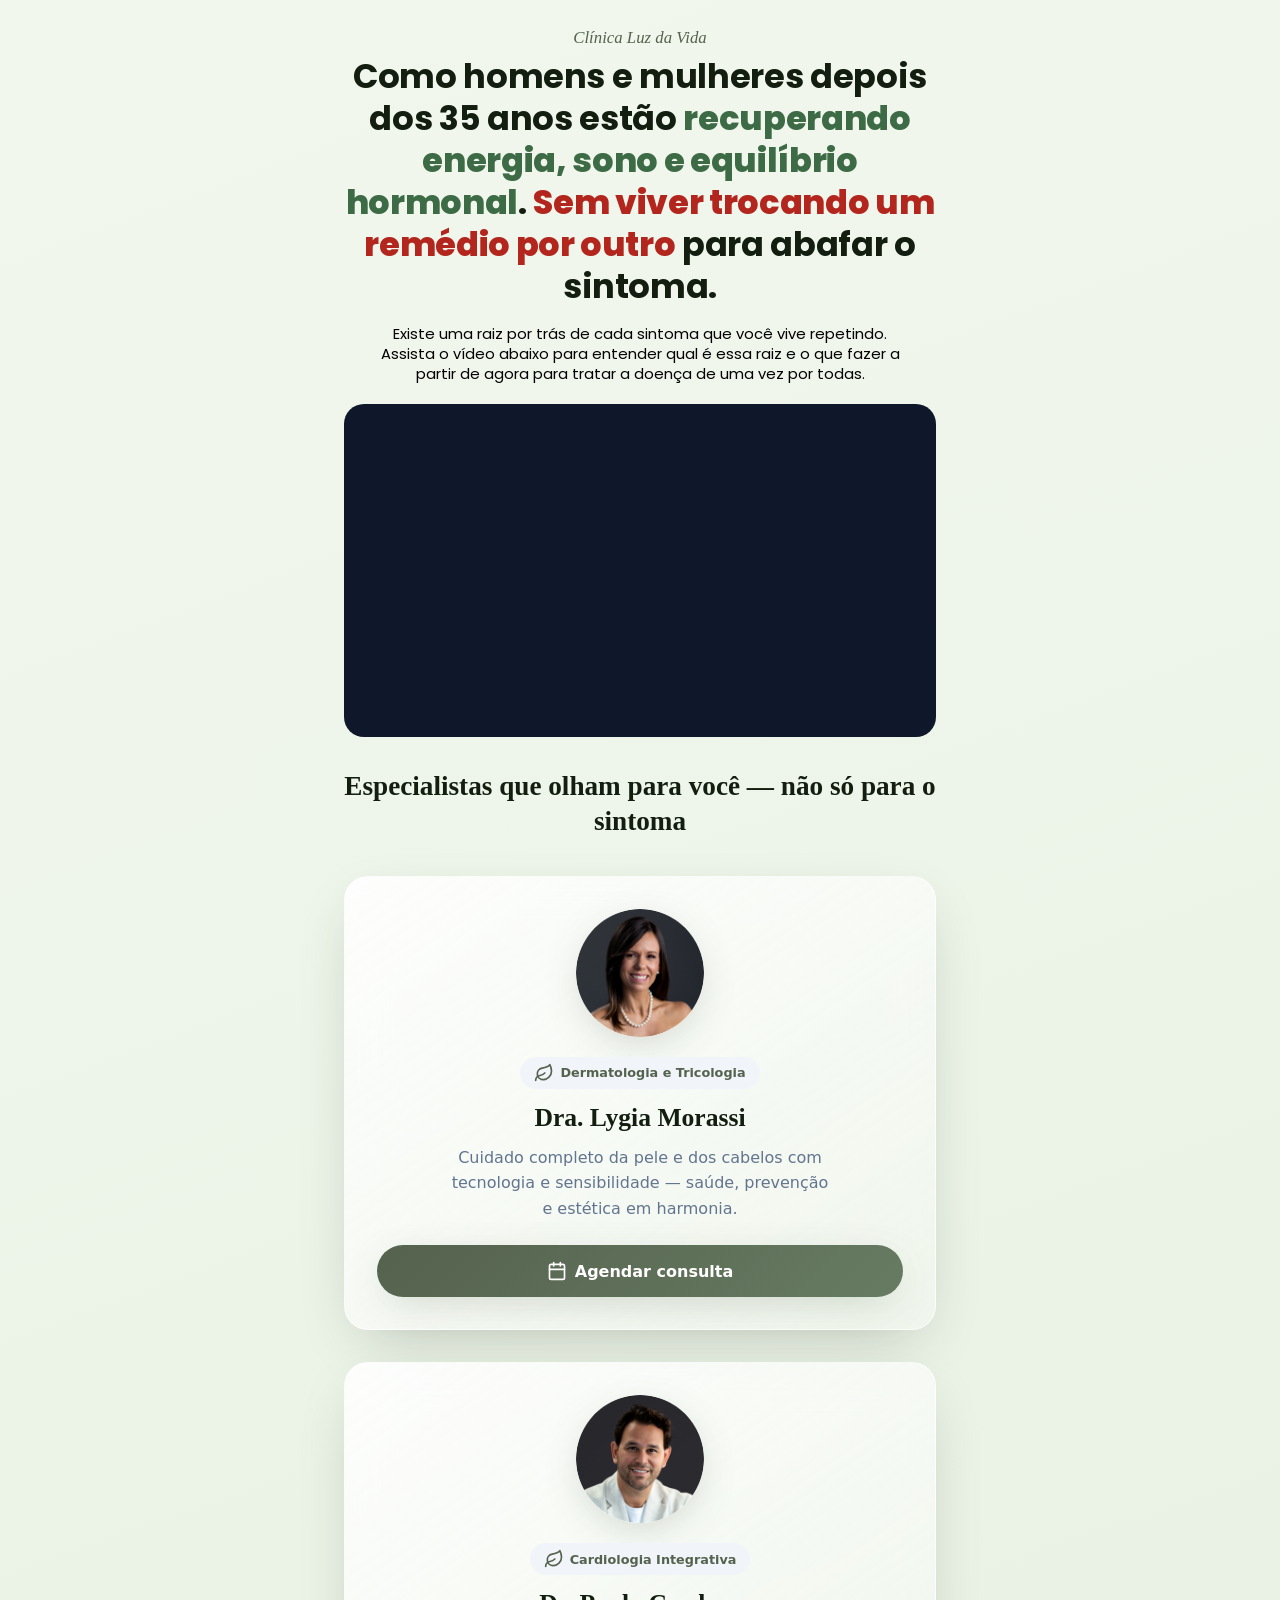
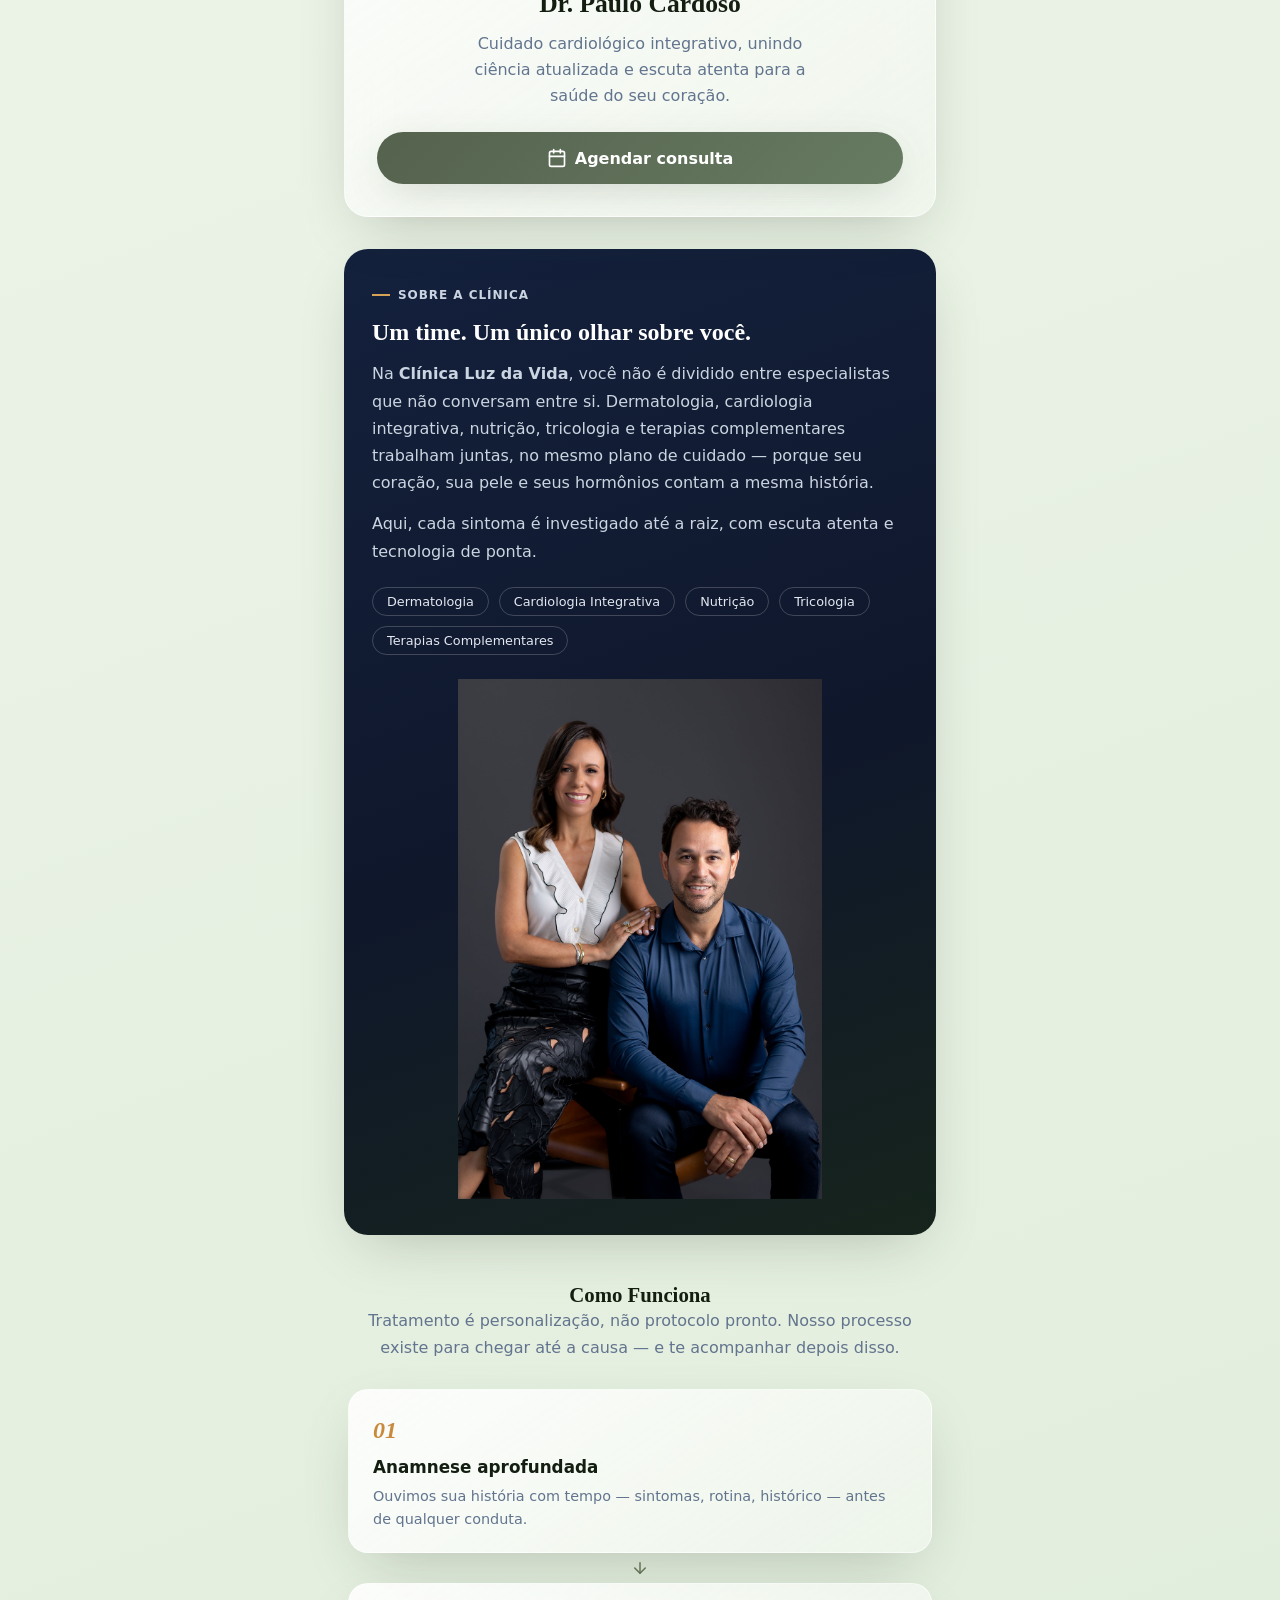
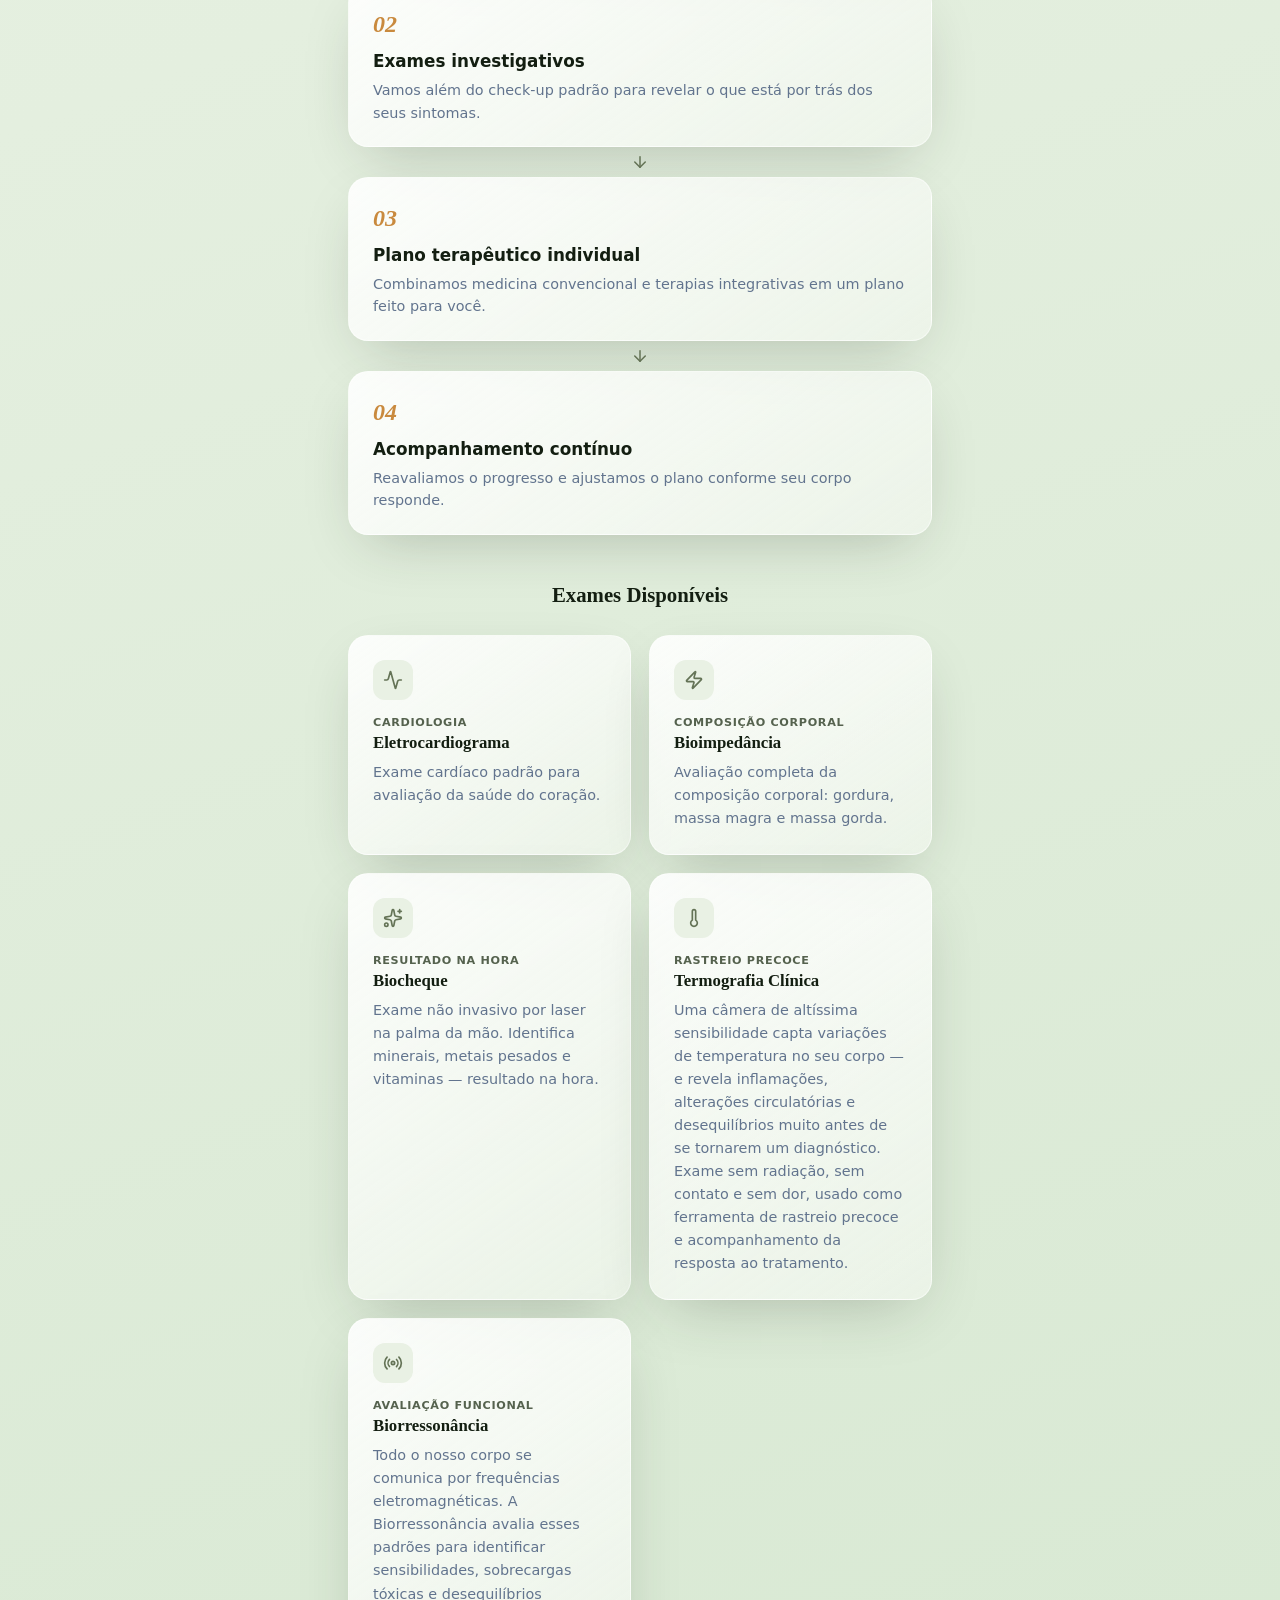
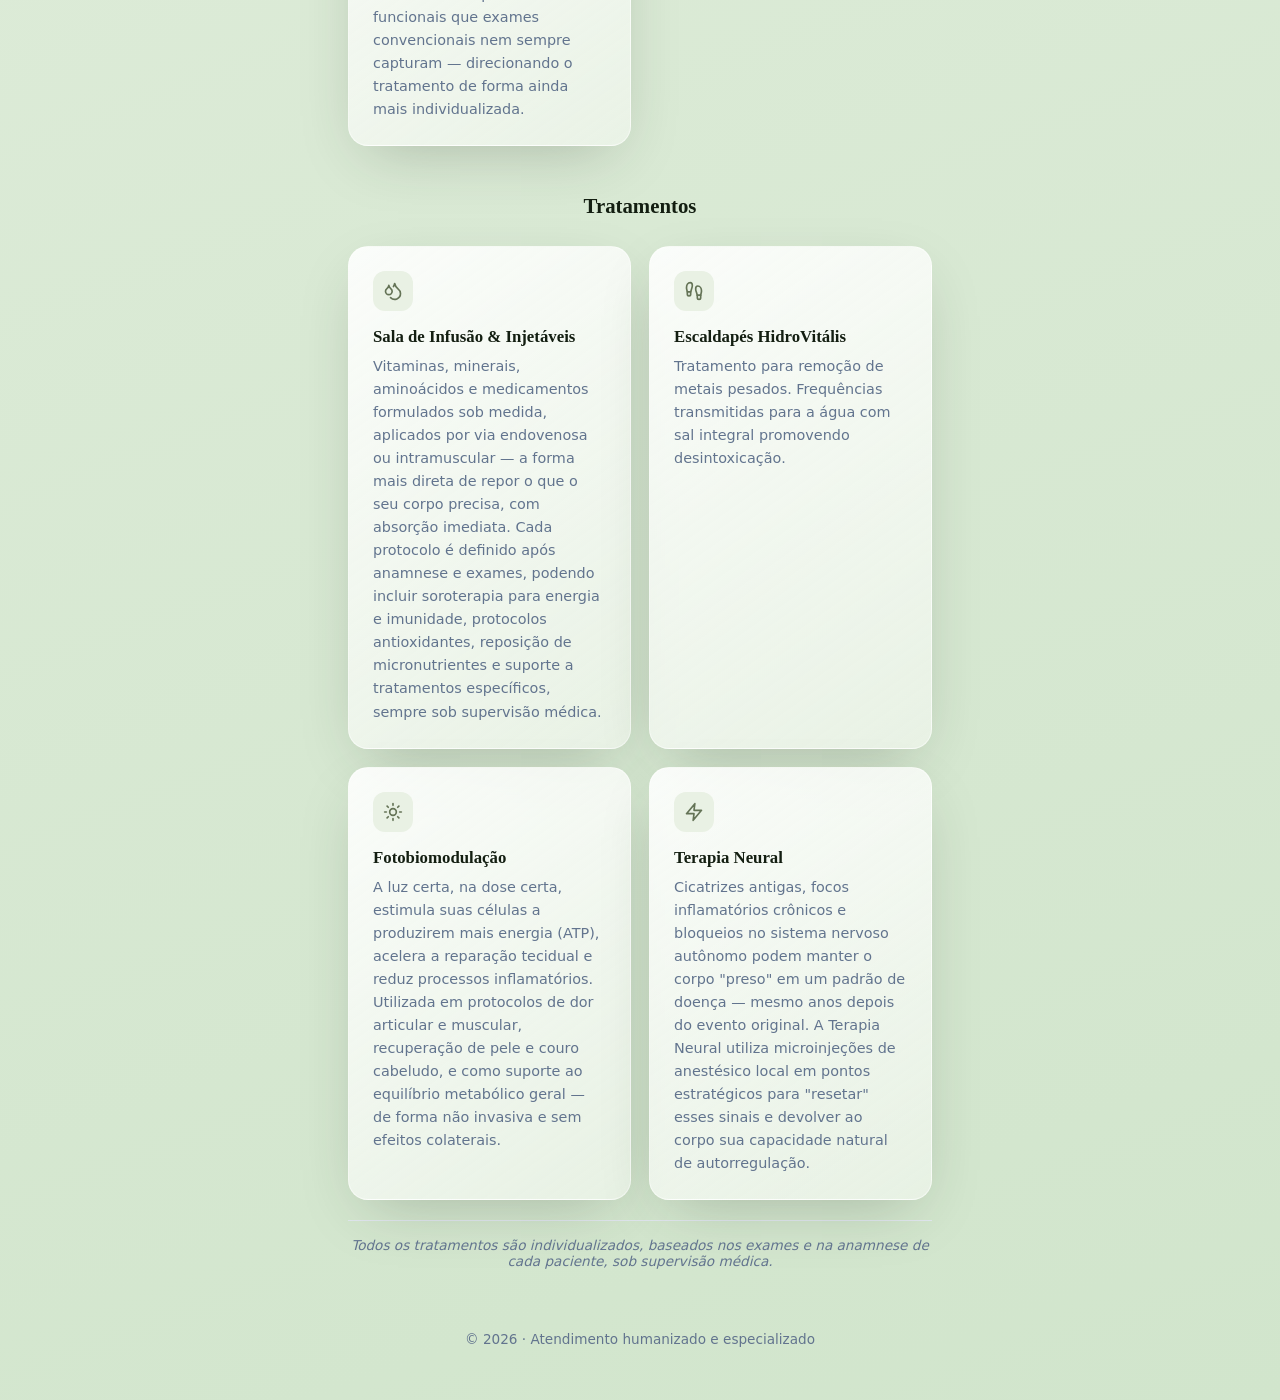
<file: sobre-luzdavida.html>
<!DOCTYPE html>
<html lang="pt-BR">
<head>
<meta charset="UTF-8" />
<meta name="viewport" content="width=device-width, initial-scale=1" />
<title>O sinal oculto que seu médico não te mostra — Clínica Luz da Vida</title>
<meta name="description" content="Existe uma raiz por trás de cada sintoma que você vive repetindo. Assista o vídeo e entenda como tratar a causa, não só o sintoma." />
<link rel="preconnect" href="https://fonts.googleapis.com" />
<link rel="preconnect" href="https://fonts.gstatic.com" crossorigin />
<link href="https://fonts.googleapis.com/css2?family=Poppins:wght@600;700;800&display=swap" rel="stylesheet" />
<link rel="stylesheet" href="styles.css" />
<!-- Meta Pixel Code -->
<script>
!function(f,b,e,v,n,t,s)
{if(f.fbq)return;n=f.fbq=function(){n.callMethod?
n.callMethod.apply(n,arguments):n.queue.push(arguments)};
if(!f._fbq)f._fbq=n;n.push=n;n.loaded=!0;n.version='2.0';
n.queue=[];t=b.createElement(e);t.async=!0;
t.src=v;s=b.getElementsByTagName(e)[0];
s.parentNode.insertBefore(t,s)}(window, document,'script',
'https://connect.facebook.net/en_US/fbevents.js');
fbq('init', '27556097847387788');
fbq('track', 'PageView');
</script>
<noscript><img height="1" width="1" style="display:none"
src="https://www.facebook.com/tr?id=27556097847387788&ev=PageView&noscript=1"
/></noscript>
<!-- End Meta Pixel Code -->
</head>
<body class="vsl-page">

<main class="page">
  <header class="hero vsl-hero">
    <p class="eyebrow">Clínica Luz da Vida</p>
    <h1 class="vsl-headline">Como homens e mulheres depois dos 35 anos estão <span class="highlight-green">recuperando energia, sono e equilíbrio hormonal</span>. <span class="highlight-red">Sem viver trocando um remédio por outro</span> para abafar o sintoma.</h1>
    <p class="subtitle vsl-subheadline">Existe uma raiz por trás de cada sintoma que você vive repetindo. Assista o vídeo abaixo para entender qual é essa raiz e o que fazer a partir de agora para tratar a doença de uma vez por todas.</p>
  </header>

  <section class="card video-card">
    <div class="video-wrapper">
      <iframe class="video-el" src="https://www.youtube-nocookie.com/embed/7XDQF2LUvHM" title="Vídeo — Clínica Luz da Vida" frameborder="0" allow="accelerometer; autoplay; clipboard-write; encrypted-media; gyroscope; picture-in-picture; web-share" referrerpolicy="strict-origin-when-cross-origin" allowfullscreen></iframe>
    </div>
  </section>

  <h2 class="specialists-heading">Especialistas que olham para você — não só para o sintoma</h2>

  <section class="card doctor-card">
    <img class="doctor-photo" src="images/dra-lygia.png" alt="Dra. Lygia Morassi" />
    <span class="specialty-badge">
      <svg class="icon" viewBox="0 0 24 24" fill="none" stroke="currentColor" stroke-width="2" stroke-linecap="round" stroke-linejoin="round"><path d="M11 20A7 7 0 0 1 9.8 6.1C15.5 5 17 4.48 19 2c1 2 2 4.18 2 8 0 5.5-4.78 10-10 10Z"/><path d="M2 21c0-3 1.85-5.36 5.08-6C9.5 14.52 12 13 13 12"/></svg>
      Dermatologia e Tricologia
    </span>
    <h2>Dra. Lygia Morassi</h2>
    <p class="bio">Cuidado completo da pele e dos cabelos com tecnologia e sensibilidade — saúde, prevenção e estética em harmonia.</p>
    <a class="btn" href="https://wa.link/u5lvmo" target="_blank" rel="noopener noreferrer">
      <svg class="icon" viewBox="0 0 24 24" fill="none" stroke="currentColor" stroke-width="2" stroke-linecap="round" stroke-linejoin="round"><rect width="18" height="18" x="3" y="4" rx="2"/><path d="M16 2v4"/><path d="M8 2v4"/><path d="M3 10h18"/></svg>
      Agendar consulta
    </a>
  </section>

  <section class="card doctor-card">
    <img class="doctor-photo" src="images/dr-paulo.png" alt="Dr. Paulo Cardoso" />
    <span class="specialty-badge">
      <svg class="icon" viewBox="0 0 24 24" fill="none" stroke="currentColor" stroke-width="2" stroke-linecap="round" stroke-linejoin="round"><path d="M11 20A7 7 0 0 1 9.8 6.1C15.5 5 17 4.48 19 2c1 2 2 4.18 2 8 0 5.5-4.78 10-10 10Z"/><path d="M2 21c0-3 1.85-5.36 5.08-6C9.5 14.52 12 13 13 12"/></svg>
      Cardiologia Integrativa
    </span>
    <h2>Dr. Paulo Cardoso</h2>
    <p class="bio">Cuidado cardiológico integrativo, unindo ciência atualizada e escuta atenta para a saúde do seu coração.</p>
    <a class="btn" href="https://wa.link/zazbd5" target="_blank" rel="noopener noreferrer">
      <svg class="icon" viewBox="0 0 24 24" fill="none" stroke="currentColor" stroke-width="2" stroke-linecap="round" stroke-linejoin="round"><rect width="18" height="18" x="3" y="4" rx="2"/><path d="M16 2v4"/><path d="M8 2v4"/><path d="M3 10h18"/></svg>
      Agendar consulta
    </a>
  </section>

  <section class="about-clinic-dark">
    <p class="eyebrow-caps">Sobre a Clínica</p>
    <h3>Um time. Um único olhar sobre você.</h3>
    <p>Na <strong>Clínica Luz da Vida</strong>, você não é dividido entre especialistas que não conversam entre si. Dermatologia, cardiologia integrativa, nutrição, tricologia e terapias complementares trabalham juntas, no mesmo plano de cuidado — porque seu coração, sua pele e seus hormônios contam a mesma história.</p>
    <p>Aqui, cada sintoma é investigado até a raiz, com escuta atenta e tecnologia de ponta.</p>
    <div class="pill-list">
      <span class="pill">Dermatologia</span>
      <span class="pill">Cardiologia Integrativa</span>
      <span class="pill">Nutrição</span>
      <span class="pill">Tricologia</span>
      <span class="pill">Terapias Complementares</span>
    </div>
    <img class="about-clinic-photo" src="images/doutores-juntos.jpg" alt="Dra. Lygia Morassi e Dr. Paulo Cardoso, especialistas da Clínica Luz da Vida" />
  </section>

  <section class="section-plain">
    <h3 class="section-title plain">Como Funciona</h3>
    <p class="about-text section-intro">Tratamento é personalização, não protocolo pronto. Nosso processo existe para chegar até a causa — e te acompanhar depois disso.</p>
    <div class="steps-flow">
      <div class="step-card">
        <p class="step-num">01</p>
        <h4>Anamnese aprofundada</h4>
        <p>Ouvimos sua história com tempo — sintomas, rotina, histórico — antes de qualquer conduta.</p>
      </div>
      <span class="step-arrow">
        <svg width="18" height="18" viewBox="0 0 24 24" fill="none" stroke="currentColor" stroke-width="2" stroke-linecap="round" stroke-linejoin="round"><path d="M12 5v14"/><path d="m19 12-7 7-7-7"/></svg>
      </span>
      <div class="step-card">
        <p class="step-num">02</p>
        <h4>Exames investigativos</h4>
        <p>Vamos além do check-up padrão para revelar o que está por trás dos seus sintomas.</p>
      </div>
      <span class="step-arrow">
        <svg width="18" height="18" viewBox="0 0 24 24" fill="none" stroke="currentColor" stroke-width="2" stroke-linecap="round" stroke-linejoin="round"><path d="M12 5v14"/><path d="m19 12-7 7-7-7"/></svg>
      </span>
      <div class="step-card">
        <p class="step-num">03</p>
        <h4>Plano terapêutico individual</h4>
        <p>Combinamos medicina convencional e terapias integrativas em um plano feito para você.</p>
      </div>
      <span class="step-arrow">
        <svg width="18" height="18" viewBox="0 0 24 24" fill="none" stroke="currentColor" stroke-width="2" stroke-linecap="round" stroke-linejoin="round"><path d="M12 5v14"/><path d="m19 12-7 7-7-7"/></svg>
      </span>
      <div class="step-card">
        <p class="step-num">04</p>
        <h4>Acompanhamento contínuo</h4>
        <p>Reavaliamos o progresso e ajustamos o plano conforme seu corpo responde.</p>
      </div>
    </div>
  </section>

  <section class="section-plain">
    <h3 class="section-title plain">Exames Disponíveis</h3>
    <div class="block-grid">
      <div class="block-card">
        <span class="block-icon">
          <svg class="icon" viewBox="0 0 24 24" fill="none" stroke="currentColor" stroke-width="2" stroke-linecap="round" stroke-linejoin="round"><path d="M22 12h-2.48a2 2 0 0 0-1.93 1.46l-2.35 8.36a.25.25 0 0 1-.48 0L9.24 2.18a.25.25 0 0 0-.48 0l-2.35 8.36A2 2 0 0 1 4.49 12H2"/></svg>
        </span>
        <p class="list-tag">Cardiologia</p>
        <p class="block-title">Eletrocardiograma</p>
        <p class="block-desc">Exame cardíaco padrão para avaliação da saúde do coração.</p>
      </div>
      <div class="block-card">
        <span class="block-icon">
          <svg class="icon" viewBox="0 0 24 24" fill="none" stroke="currentColor" stroke-width="2" stroke-linecap="round" stroke-linejoin="round"><path d="M4 14a1 1 0 0 1-.78-1.63l9.9-10.2a.5.5 0 0 1 .86.46l-1.92 6.02A1 1 0 0 0 13 10h7a1 1 0 0 1 .78 1.63l-9.9 10.2a.5.5 0 0 1-.86-.46l1.92-6.02A1 1 0 0 0 11 14z"/></svg>
        </span>
        <p class="list-tag">Composição Corporal</p>
        <p class="block-title">Bioimpedância</p>
        <p class="block-desc">Avaliação completa da composição corporal: gordura, massa magra e massa gorda.</p>
      </div>
      <div class="block-card">
        <span class="block-icon">
          <svg class="icon" viewBox="0 0 24 24" fill="none" stroke="currentColor" stroke-width="2" stroke-linecap="round" stroke-linejoin="round"><path d="M11.017 2.814a1 1 0 0 1 1.966 0l1.051 5.558a2 2 0 0 0 1.594 1.594l5.558 1.051a1 1 0 0 1 0 1.966l-5.558 1.051a2 2 0 0 0-1.594 1.594l-1.051 5.558a1 1 0 0 1-1.966 0l-1.051-5.558a2 2 0 0 0-1.594-1.594l-5.558-1.051a1 1 0 0 1 0-1.966l5.558-1.051a2 2 0 0 0 1.594-1.594z"/><path d="M20 2v4"/><path d="M22 4h-4"/><circle cx="4" cy="20" r="2"/></svg>
        </span>
        <p class="list-tag">Resultado na Hora</p>
        <p class="block-title">Biocheque</p>
        <p class="block-desc">Exame não invasivo por laser na palma da mão. Identifica minerais, metais pesados e vitaminas — resultado na hora.</p>
      </div>
      <div class="block-card">
        <span class="block-icon">
          <svg class="icon" viewBox="0 0 24 24" fill="none" stroke="currentColor" stroke-width="2" stroke-linecap="round" stroke-linejoin="round"><path d="M14 4v10.54a4 4 0 1 1-4 0V4a2 2 0 0 1 4 0Z"/></svg>
        </span>
        <p class="list-tag">Rastreio Precoce</p>
        <p class="block-title">Termografia Clínica</p>
        <p class="block-desc">Uma câmera de altíssima sensibilidade capta variações de temperatura no seu corpo — e revela inflamações, alterações circulatórias e desequilíbrios muito antes de se tornarem um diagnóstico. Exame sem radiação, sem contato e sem dor, usado como ferramenta de rastreio precoce e acompanhamento da resposta ao tratamento.</p>
      </div>
      <div class="block-card">
        <span class="block-icon">
          <svg class="icon" viewBox="0 0 24 24" fill="none" stroke="currentColor" stroke-width="2" stroke-linecap="round" stroke-linejoin="round"><path d="M4.9 19.1C1 15.2 1 8.8 4.9 4.9"/><path d="M7.8 16.2c-2.3-2.3-2.3-6.1 0-8.5"/><circle cx="12" cy="12" r="2"/><path d="M16.2 7.8c2.3 2.3 2.3 6.1 0 8.5"/><path d="M19.1 4.9C23 8.8 23 15.1 19.1 19"/></svg>
        </span>
        <p class="list-tag">Avaliação Funcional</p>
        <p class="block-title">Biorressonância</p>
        <p class="block-desc">Todo o nosso corpo se comunica por frequências eletromagnéticas. A Biorressonância avalia esses padrões para identificar sensibilidades, sobrecargas tóxicas e desequilíbrios funcionais que exames convencionais nem sempre capturam — direcionando o tratamento de forma ainda mais individualizada.</p>
      </div>
    </div>
  </section>

  <section class="section-plain">
    <h3 class="section-title plain">Tratamentos</h3>
    <div class="block-grid">
      <div class="block-card">
        <span class="block-icon">
          <svg class="icon" viewBox="0 0 24 24" fill="none" stroke="currentColor" stroke-width="2" stroke-linecap="round" stroke-linejoin="round"><path d="M7 16.3c2.2 0 4-1.83 4-4.05 0-1.16-.57-2.26-1.71-3.19S7.29 6.75 7 5.3c-.29 1.45-1.14 2.84-2.29 3.76S3 11.1 3 12.25c0 2.22 1.8 4.05 4 4.05z"/><path d="M12.56 6.6A10.97 10.97 0 0 0 14 3.02c.5 2.5 2 4.9 4 6.5s3 3.5 3 5.5a6.98 6.98 0 0 1-11.91 4.97"/></svg>
        </span>
        <p class="block-title">Sala de Infusão &amp; Injetáveis</p>
        <p class="block-desc">Vitaminas, minerais, aminoácidos e medicamentos formulados sob medida, aplicados por via endovenosa ou intramuscular — a forma mais direta de repor o que o seu corpo precisa, com absorção imediata. Cada protocolo é definido após anamnese e exames, podendo incluir soroterapia para energia e imunidade, protocolos antioxidantes, reposição de micronutrientes e suporte a tratamentos específicos, sempre sob supervisão médica.</p>
      </div>
      <div class="block-card">
        <span class="block-icon">
          <svg class="icon" viewBox="0 0 24 24" fill="none" stroke="currentColor" stroke-width="2" stroke-linecap="round" stroke-linejoin="round"><path d="M4 16v-2.38C4 11.5 2.97 10.5 3 8c.03-2.72 1.49-6 4.5-6C9.37 2 10 3.8 10 5.5c0 3.11-2 5.66-2 8.68V16a2 2 0 1 1-4 0Z"/><path d="M20 20v-2.38c0-2.12 1.03-3.12 1-5.62-.03-2.72-1.49-6-4.5-6C14.63 6 14 7.8 14 9.5c0 3.11 2 5.66 2 8.68V20a2 2 0 1 0 4 0Z"/><path d="M16 17h4"/><path d="M4 13h4"/></svg>
        </span>
        <p class="block-title">Escaldapés HidroVitális</p>
        <p class="block-desc">Tratamento para remoção de metais pesados. Frequências transmitidas para a água com sal integral promovendo desintoxicação.</p>
      </div>
      <div class="block-card">
        <span class="block-icon">
          <svg class="icon" viewBox="0 0 24 24" fill="none" stroke="currentColor" stroke-width="2" stroke-linecap="round" stroke-linejoin="round"><circle cx="12" cy="12" r="4"/><path d="M12 2v2"/><path d="M12 20v2"/><path d="m4.93 4.93 1.41 1.41"/><path d="m17.66 17.66 1.41 1.41"/><path d="M2 12h2"/><path d="M20 12h2"/><path d="m6.34 17.66-1.41 1.41"/><path d="m19.07 4.93-1.41 1.41"/></svg>
        </span>
        <p class="block-title">Fotobiomodulação</p>
        <p class="block-desc">A luz certa, na dose certa, estimula suas células a produzirem mais energia (ATP), acelera a reparação tecidual e reduz processos inflamatórios. Utilizada em protocolos de dor articular e muscular, recuperação de pele e couro cabeludo, e como suporte ao equilíbrio metabólico geral — de forma não invasiva e sem efeitos colaterais.</p>
      </div>
      <div class="block-card">
        <span class="block-icon">
          <svg class="icon" viewBox="0 0 24 24" fill="none" stroke="currentColor" stroke-width="2" stroke-linecap="round" stroke-linejoin="round"><path d="M13 2 3 14h9l-1 8 10-12h-9l1-8Z"/></svg>
        </span>
        <p class="block-title">Terapia Neural</p>
        <p class="block-desc">Cicatrizes antigas, focos inflamatórios crônicos e bloqueios no sistema nervoso autônomo podem manter o corpo "preso" em um padrão de doença — mesmo anos depois do evento original. A Terapia Neural utiliza microinjeções de anestésico local em pontos estratégicos para "resetar" esses sinais e devolver ao corpo sua capacidade natural de autorregulação.</p>
      </div>
    </div>
    <p class="footnote">Todos os tratamentos são individualizados, baseados nos exames e na anamnese de cada paciente, sob supervisão médica.</p>
  </section>

  <footer class="page-footer">
    <p>&copy; 2026 &middot; Atendimento humanizado e especializado</p>
  </footer>
</main>

</body>
</html>
</file>
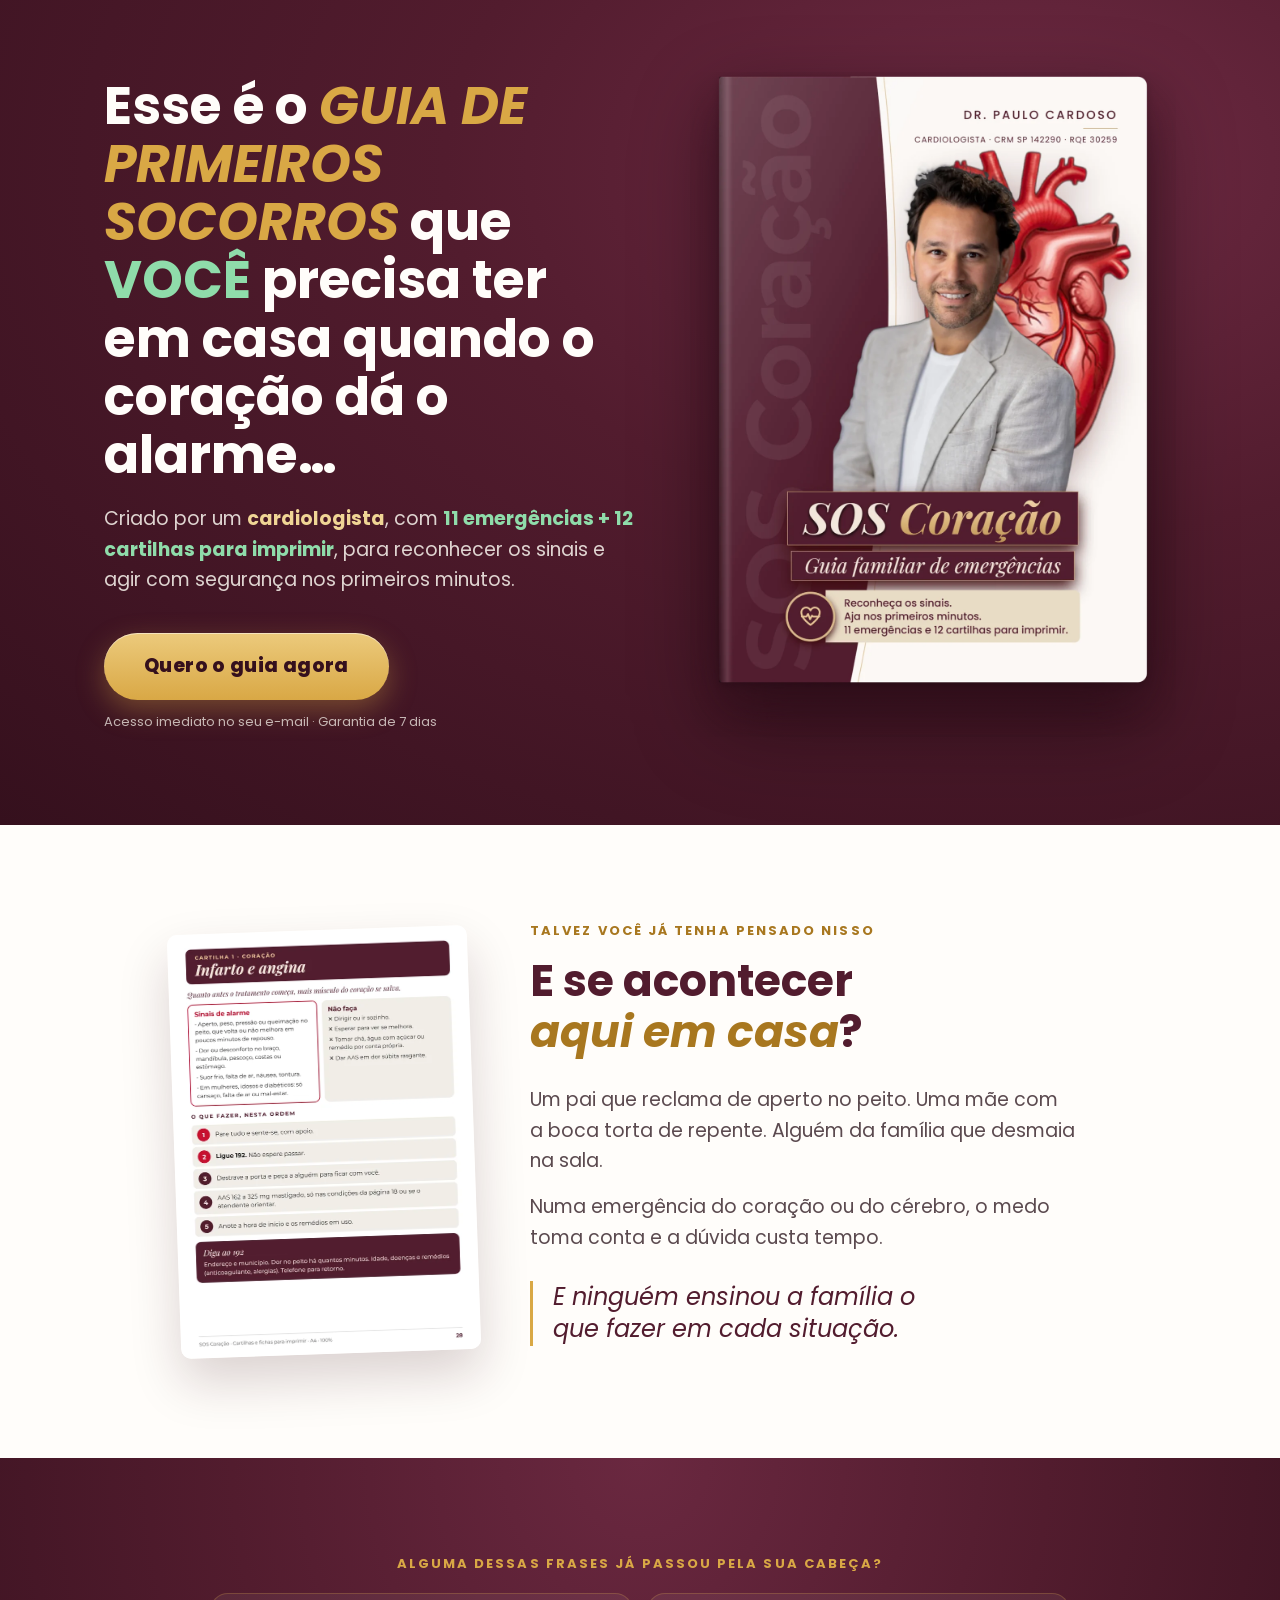
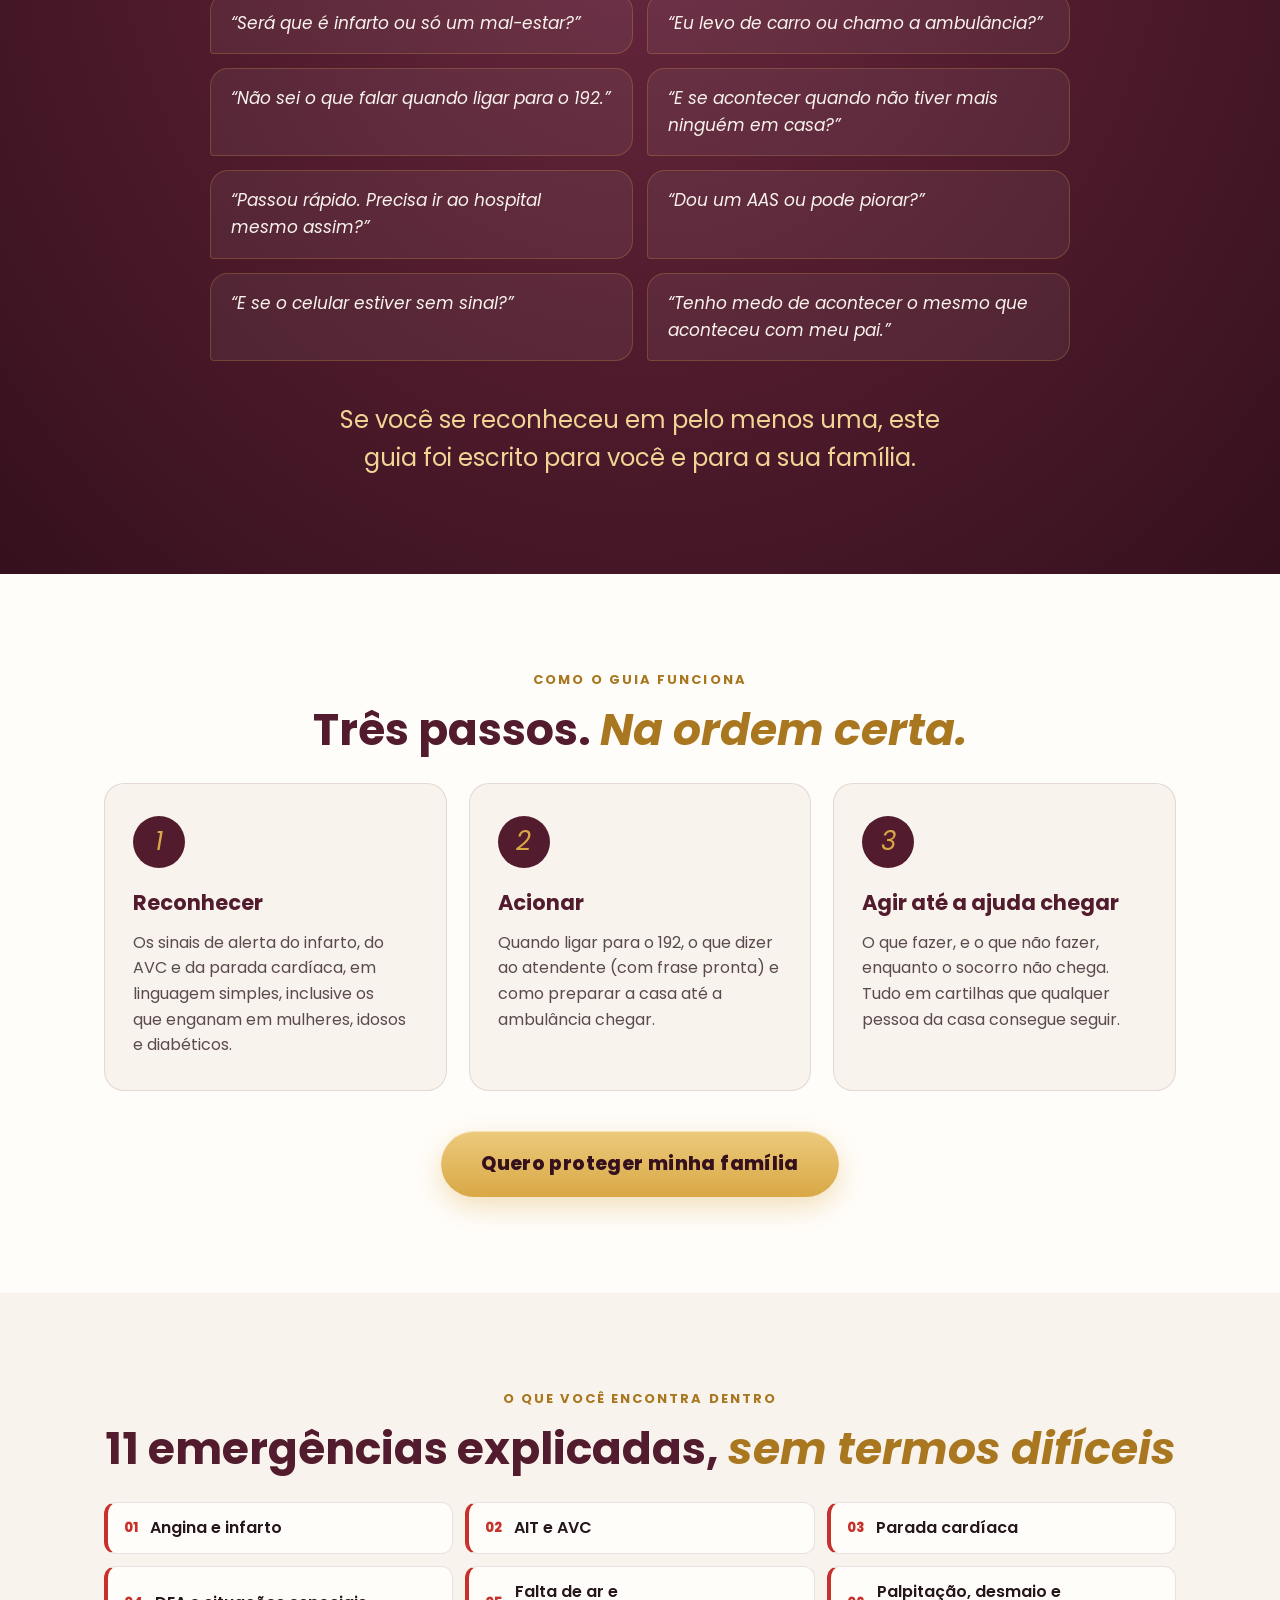
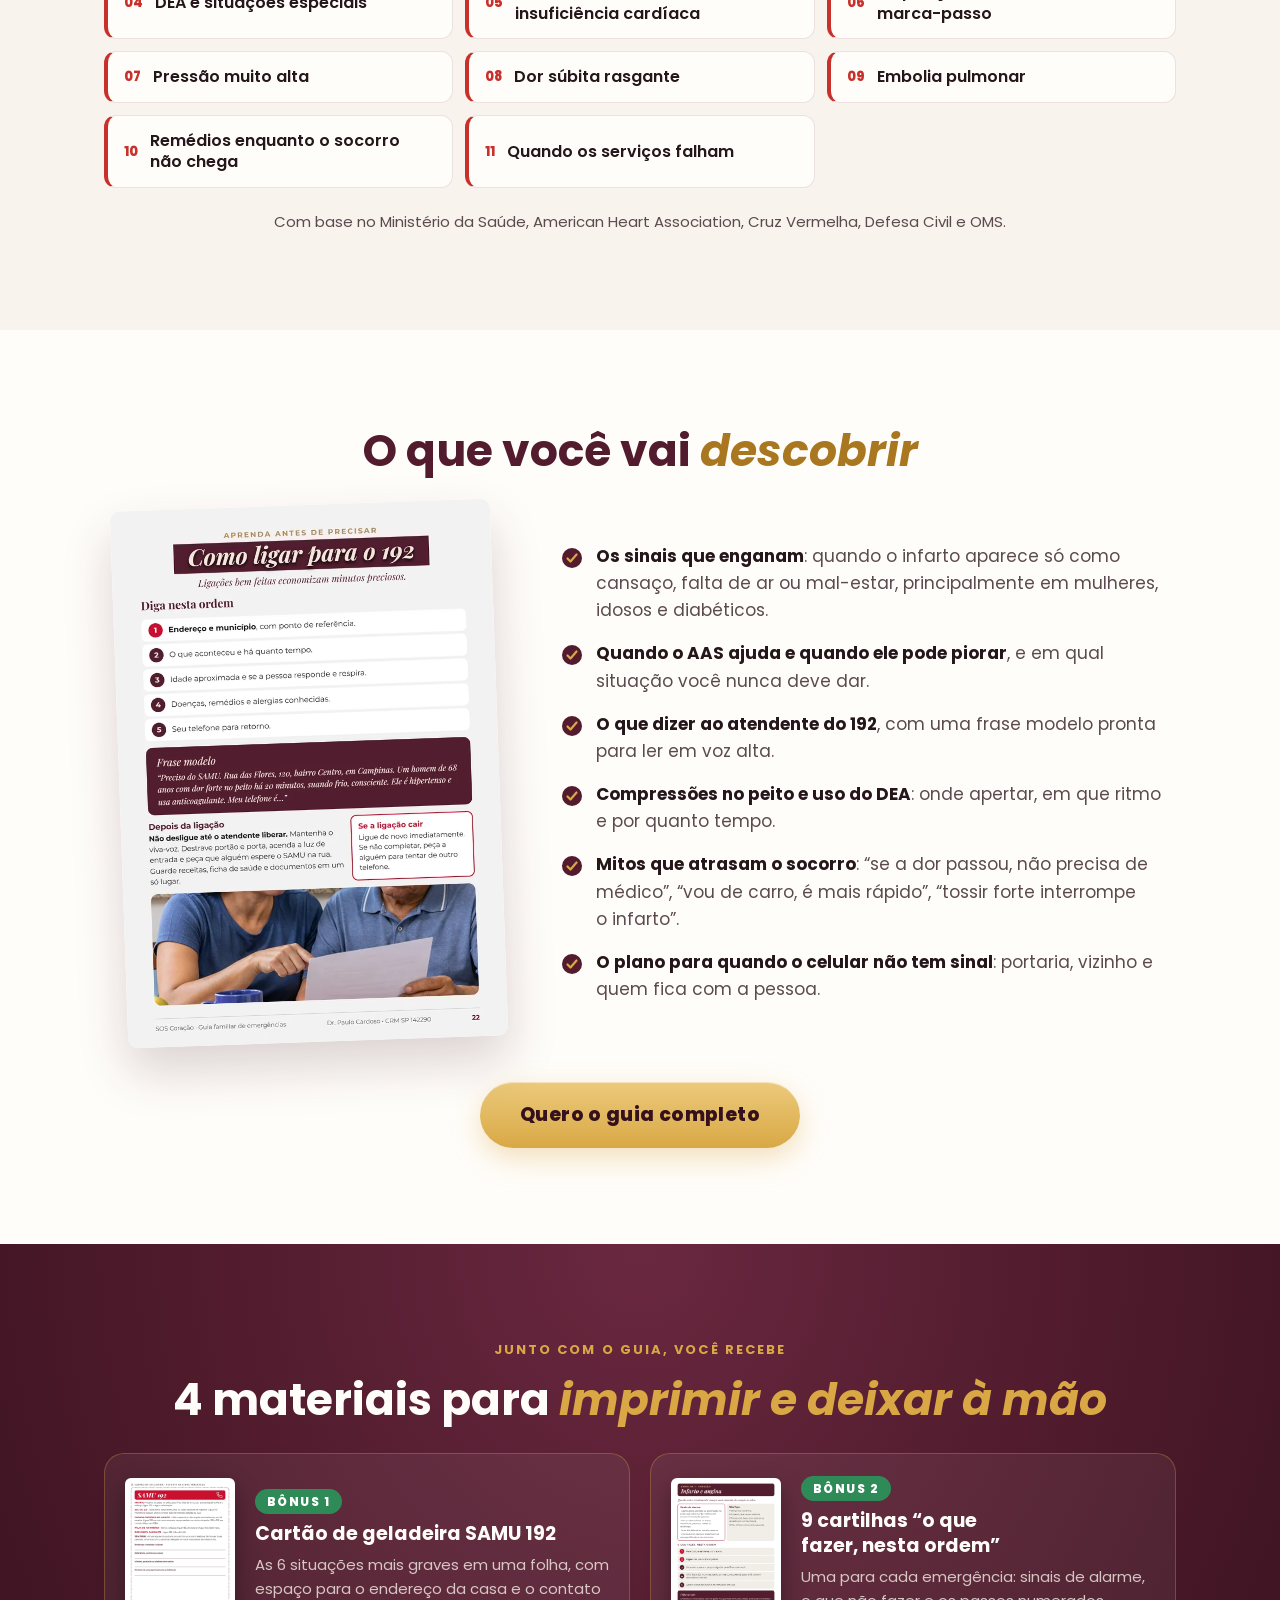
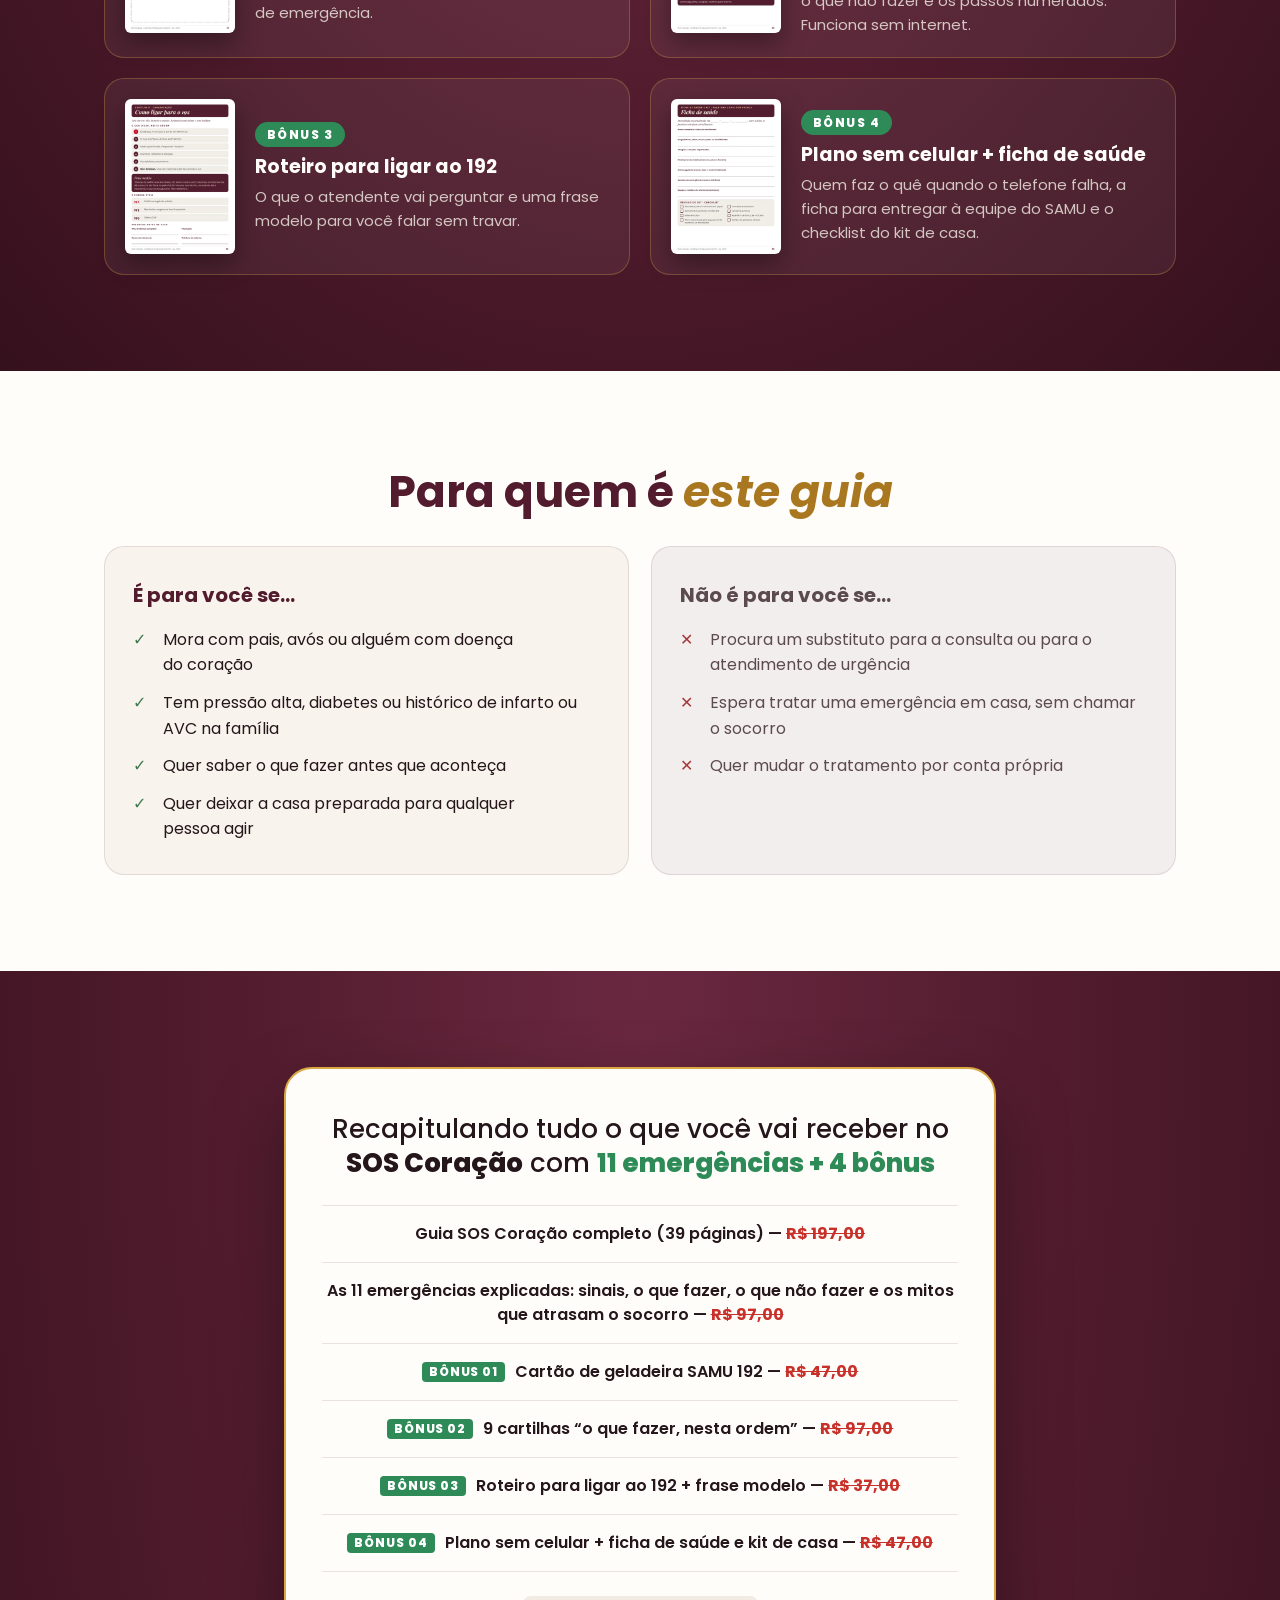
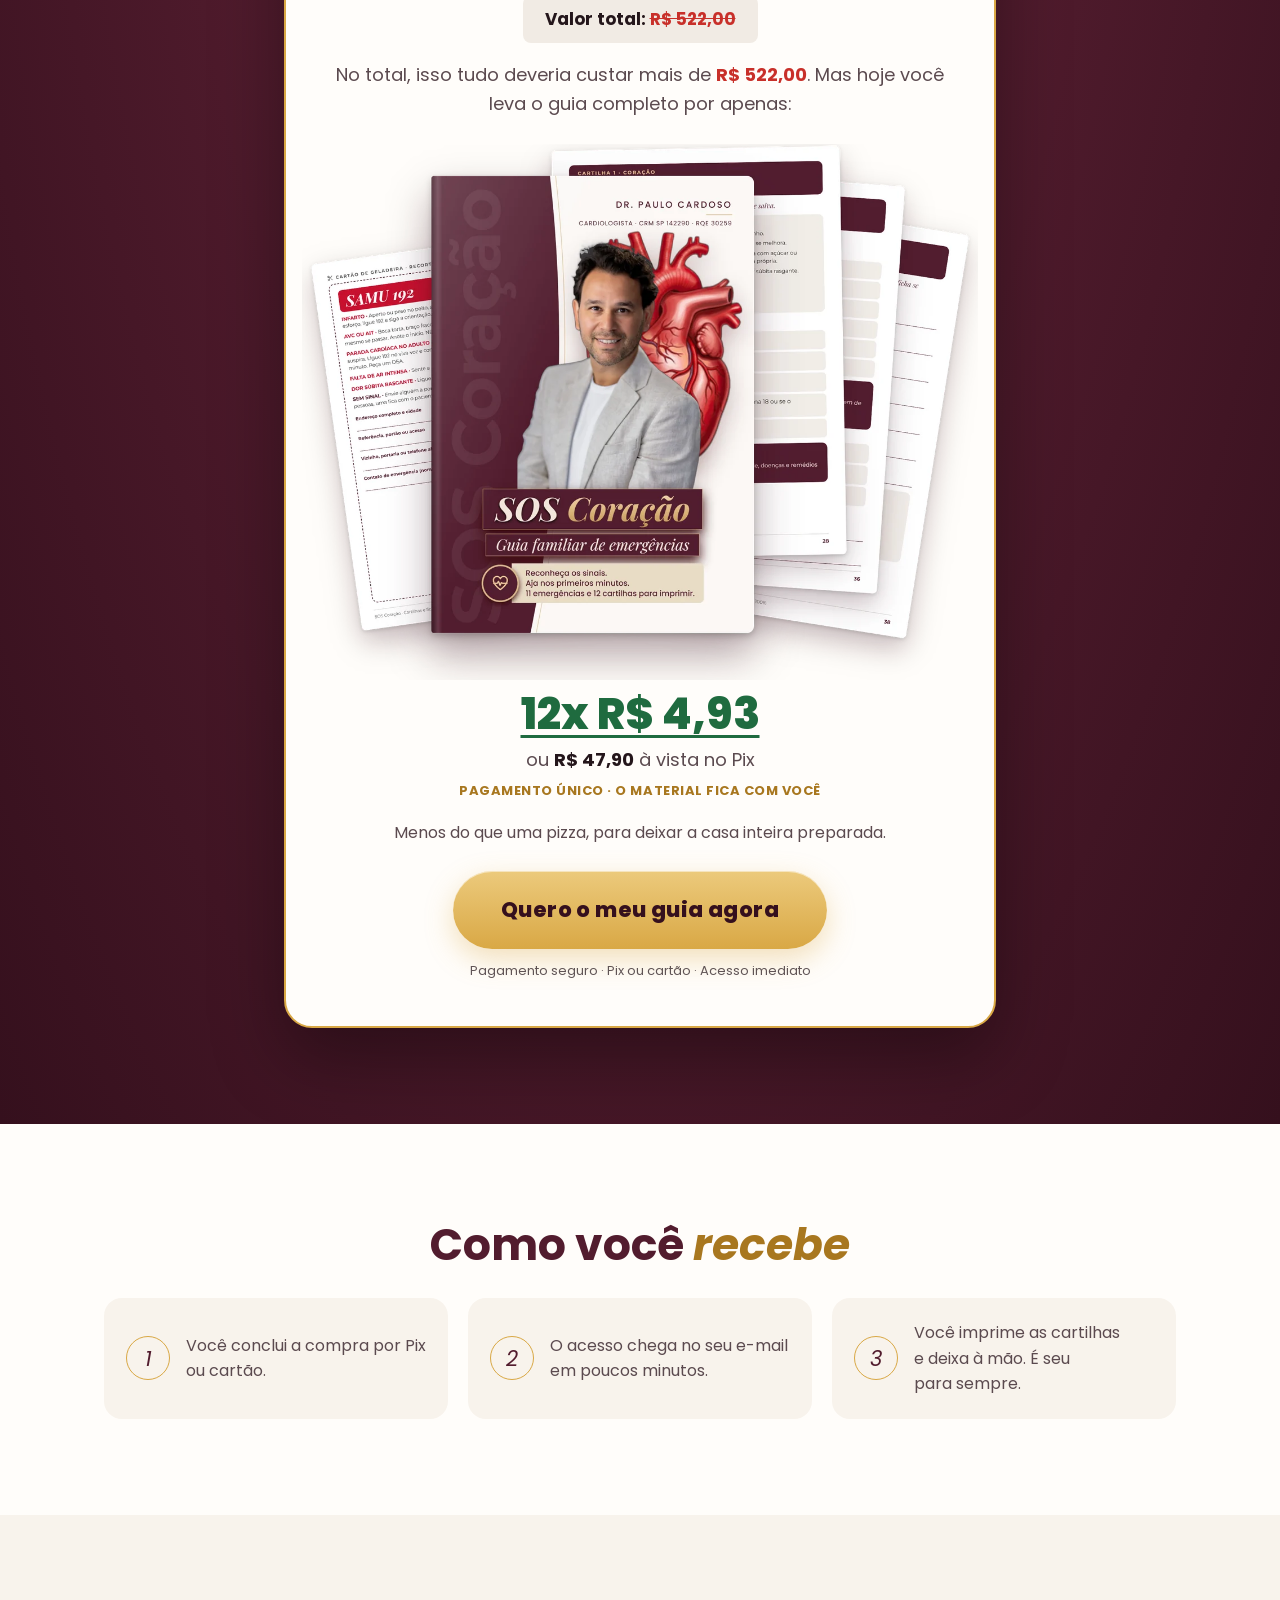
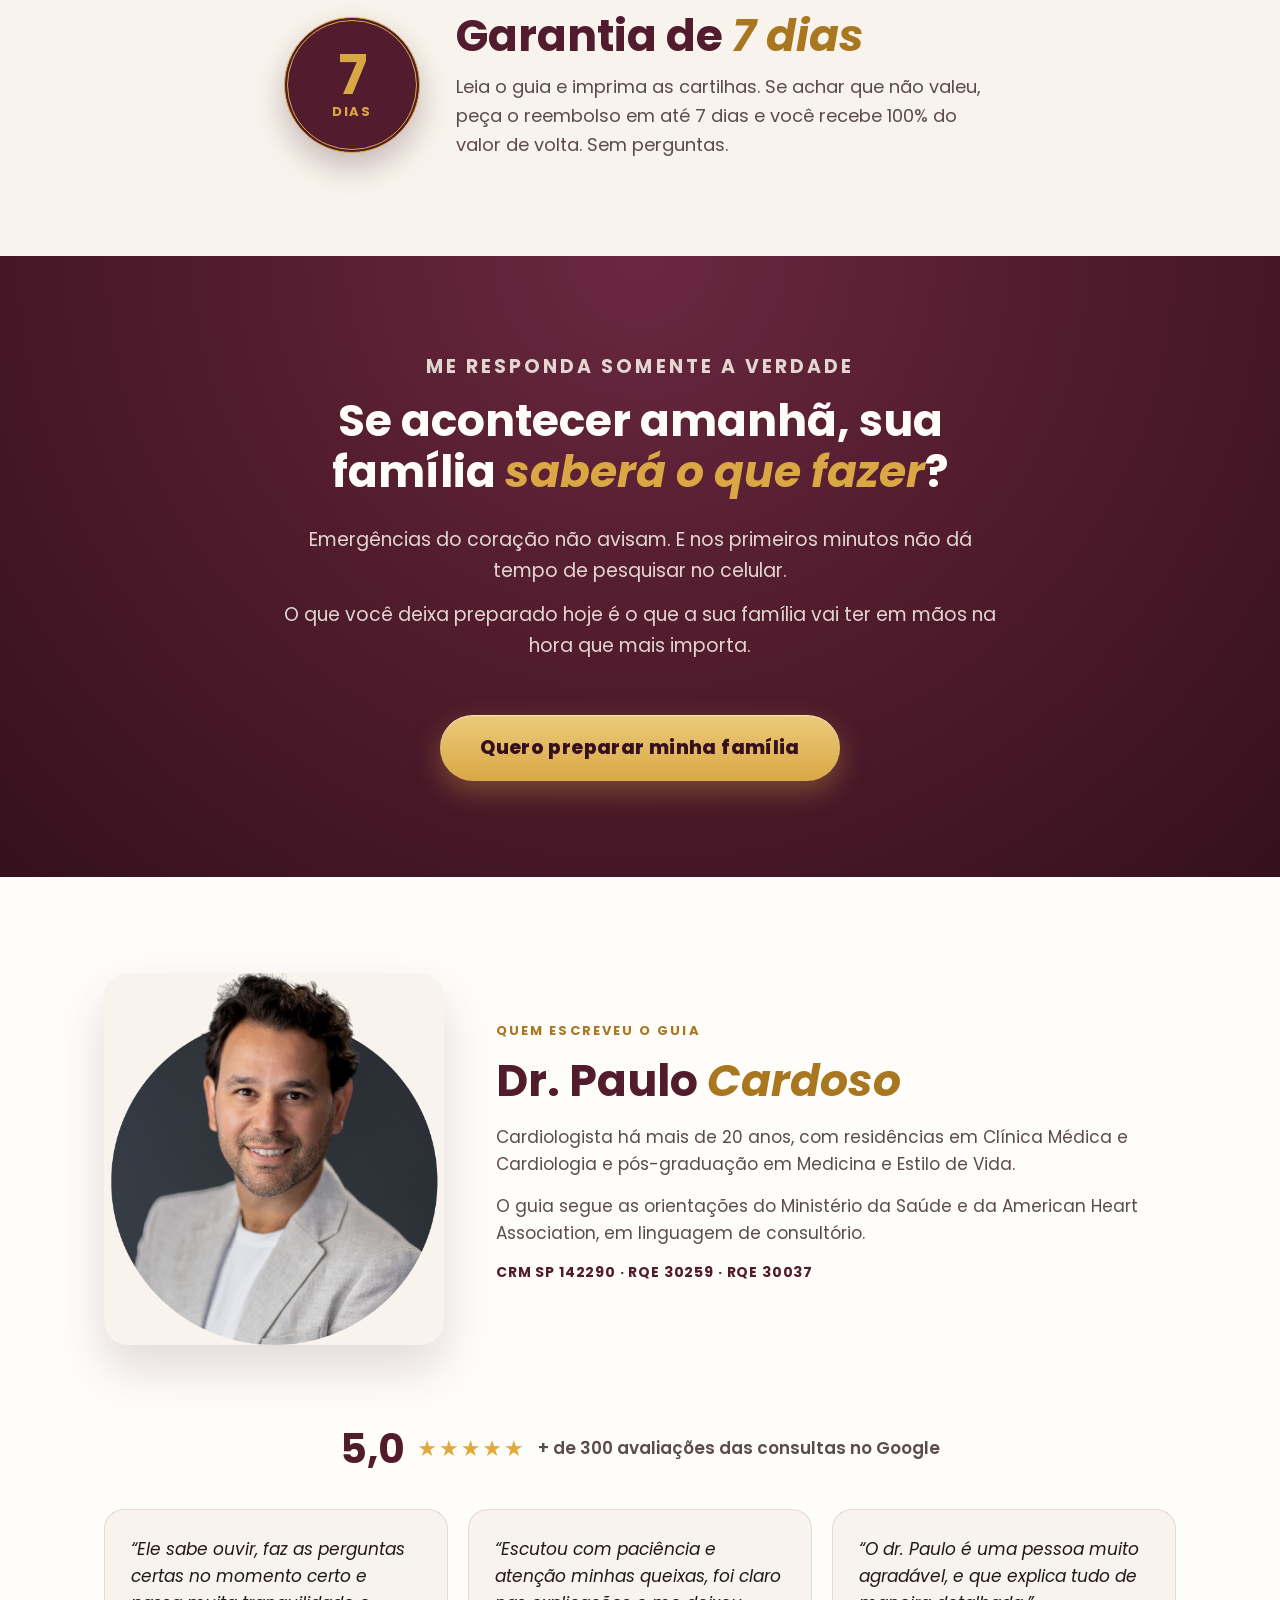
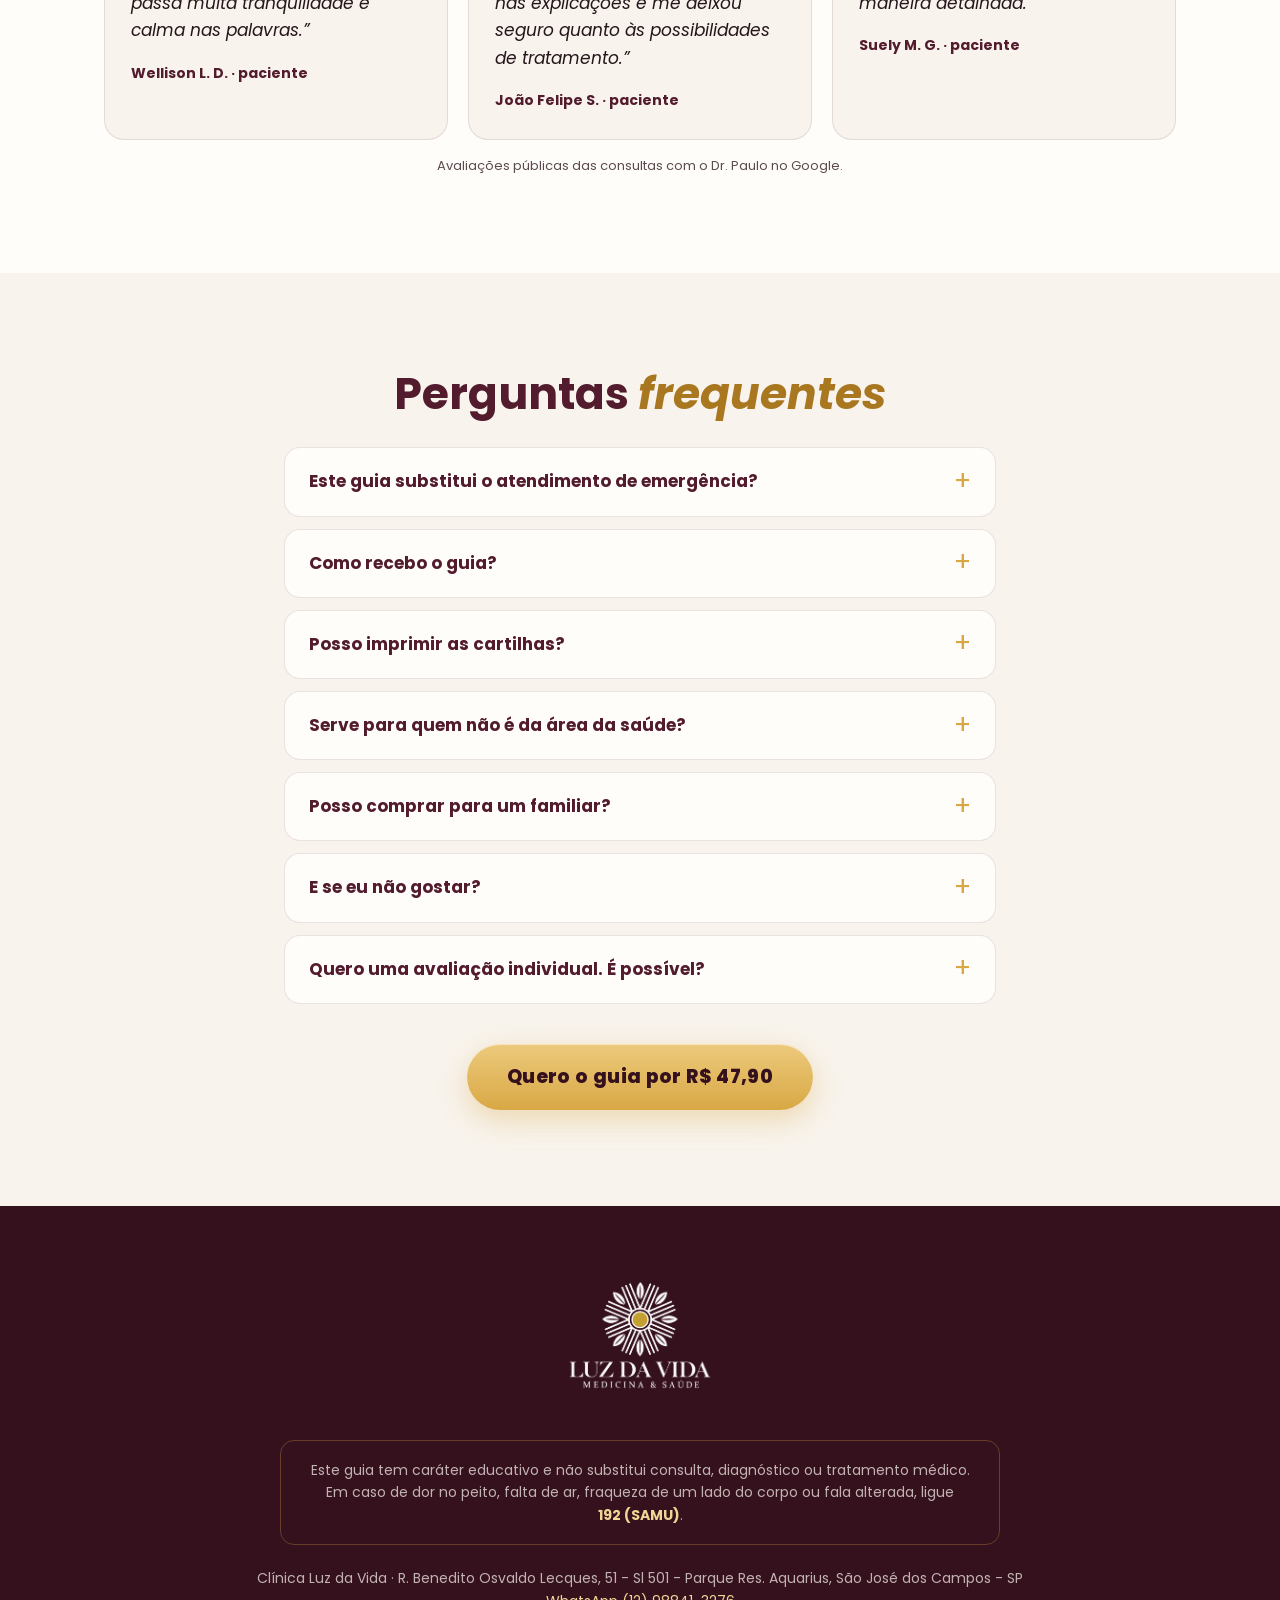
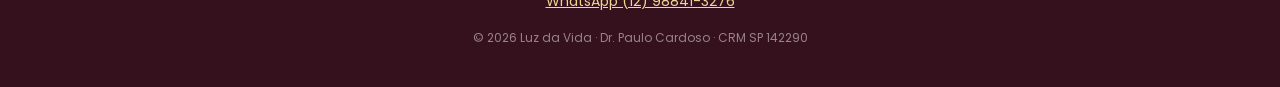
<file: sos-coracao.html>
<!DOCTYPE html>
<html lang="pt-BR">
<head>
<!-- Google Tag Manager -->
<script>(function(w,d,s,l,i){w[l]=w[l]||[];w[l].push({'gtm.start':
new Date().getTime(),event:'gtm.js'});var f=d.getElementsByTagName(s)[0],
j=d.createElement(s),dl=l!='dataLayer'?'&l='+l:'';j.async=true;j.src=
'https://www.googletagmanager.com/gtm.js?id='+i+dl;f.parentNode.insertBefore(j,f);
})(window,document,'script','dataLayer','GTM-PHKVS4NW');</script>
<!-- End Google Tag Manager -->
<meta charset="UTF-8" />
<meta name="viewport" content="width=device-width, initial-scale=1" />
<title>SOS Coração — Guia da Família | Dr. Paulo Cardoso</title>
<meta name="description" content="Guia de emergências cardiovasculares para a família: reconheça os sinais, ligue para o 192 e aja nos primeiros minutos. 11 emergências + 12 cartilhas para imprimir. Do cardiologista Dr. Paulo Cardoso." />
<meta property="og:title" content="SOS Coração — o guia de emergência que toda família precisa ter em casa" />
<meta property="og:description" content="11 emergências cardiovasculares + 12 cartilhas para imprimir. Reconheça os sinais e aja nos primeiros minutos." />
<meta property="og:image" content="https://luzdavidasaude.com.br/images/sos-coracao/mockup-todos.webp" />
<link rel="preconnect" href="https://fonts.googleapis.com" />
<link rel="preconnect" href="https://fonts.gstatic.com" crossorigin />
<link href="https://fonts.googleapis.com/css2?family=Poppins:ital,wght@0,400;0,500;0,600;0,700;0,800;1,400;1,500;1,600;1,700&display=swap" rel="stylesheet" />
<link rel="stylesheet" href="sos-coracao.css" />
<!-- Meta Pixel Code -->
<script>
!function(f,b,e,v,n,t,s)
{if(f.fbq)return;n=f.fbq=function(){n.callMethod?
n.callMethod.apply(n,arguments):n.queue.push(arguments)};
if(!f._fbq)f._fbq=n;n.push=n;n.loaded=!0;n.version='2.0';
n.queue=[];t=b.createElement(e);t.async=!0;
t.src=v;s=b.getElementsByTagName(e)[0];
s.parentNode.insertBefore(t,s)}(window, document,'script',
'https://connect.facebook.net/en_US/fbevents.js');
fbq('init', '27556097847387788');
fbq('track', 'PageView');
</script>
<noscript><img height="1" width="1" style="display:none"
src="https://www.facebook.com/tr?id=27556097847387788&ev=PageView&noscript=1"
/></noscript>
<!-- End Meta Pixel Code -->
</head>
<body>
<!-- Google Tag Manager (noscript) -->
<noscript><iframe src="https://www.googletagmanager.com/ns.html?id=GTM-PHKVS4NW"
height="0" width="0" style="display:none;visibility:hidden"></iframe></noscript>
<!-- End Google Tag Manager (noscript) -->

<main>

  <!-- 1. TOPO -->
  <header class="gp-hero">
    <div class="gp-wrap gp-hero-grid">
      <div class="gp-hero-copy">
        <h1 class="gp-h1">Esse é o <em>GUIA DE PRIMEIROS SOCORROS</em> que <span class="gp-hl">VOCÊ</span> precisa ter em casa quando o coração dá o alarme…</h1>
        <p class="gp-lead">Criado por um <strong>cardiologista</strong>, com <b class="gp-lead-green">11 emergências + 12 cartilhas para imprimir</b>, para reconhecer os sinais e agir com segurança nos primeiros minutos.</p>
        <a class="gp-btn" href="#oferta" data-checkout-cta>Quero o guia agora</a>
        <p class="gp-micro">Acesso imediato no seu e-mail · Garantia de 7 dias</p>
      </div>
      <div class="gp-hero-mock">
        <img src="images/sos-coracao/mockup-guia.webp" alt="Guia SOS Coração, do Dr. Paulo Cardoso" width="1200" height="1641" fetchpriority="high" />
      </div>
    </div>
  </header>

  <!-- 2. CENA / DOR -->
  <section class="gp-section gp-light">
    <div class="gp-wrap gp-scene-grid">
      <figure class="gp-scene-img"><img src="images/sos-coracao/pagina-28.webp" alt="Cartilha do guia: infarto e angina, o que fazer nesta ordem" width="700" height="989" loading="lazy" /></figure>
      <div>
        <p class="gp-eyebrow">Talvez você já tenha pensado nisso</p>
        <h2 class="gp-h2">E se acontecer <em>aqui em casa</em>?</h2>
        <div class="gp-scene">
          <p>Um pai que reclama de aperto no peito. Uma mãe com a boca torta de repente. Alguém da família que desmaia na sala.</p>
          <p>Numa emergência do coração ou do cérebro, o medo toma conta e a dúvida custa tempo.</p>
          <p class="gp-scene-hit">E ninguém ensinou a família o que fazer em cada situação.</p>
        </div>
      </div>
    </div>
  </section>

  <!-- 3. DIÁLOGO INTERNO -->
  <section class="gp-section gp-wine">
    <div class="gp-wrap">
      <p class="gp-eyebrow gp-center">Alguma dessas frases já passou pela sua cabeça?</p>
      <div class="gp-thoughts">
        <p>“Será que é infarto ou só um mal-estar?”</p>
        <p>“Eu levo de carro ou chamo a ambulância?”</p>
        <p>“Não sei o que falar quando ligar para o 192.”</p>
        <p>“E se acontecer quando não tiver mais ninguém em casa?”</p>
        <p>“Passou rápido. Precisa ir ao hospital mesmo assim?”</p>
        <p>“Dou um AAS ou pode piorar?”</p>
        <p>“E se o celular estiver sem sinal?”</p>
        <p>“Tenho medo de acontecer o mesmo que aconteceu com meu pai.”</p>
      </div>
      <p class="gp-thoughts-close">Se você se reconheceu em pelo menos uma, este guia foi escrito para você e para a sua família.</p>
    </div>
  </section>

  <!-- 4. SOLUÇÃO EM 3 PASSOS -->
  <section class="gp-section gp-light">
    <div class="gp-wrap">
      <p class="gp-eyebrow gp-center">Como o guia funciona</p>
      <h2 class="gp-h2 gp-center">Três passos. <em>Na ordem certa.</em></h2>
      <div class="gp-steps">
        <article class="gp-step">
          <span class="gp-step-n">1</span>
          <h3>Reconhecer</h3>
          <p>Os sinais de alerta do infarto, do AVC e da parada cardíaca, em linguagem simples, inclusive os que enganam em mulheres, idosos e diabéticos.</p>
        </article>
        <article class="gp-step">
          <span class="gp-step-n">2</span>
          <h3>Acionar</h3>
          <p>Quando ligar para o 192, o que dizer ao atendente (com frase pronta) e como preparar a casa até a ambulância chegar.</p>
        </article>
        <article class="gp-step">
          <span class="gp-step-n">3</span>
          <h3>Agir até a ajuda chegar</h3>
          <p>O que fazer, e o que não fazer, enquanto o socorro não chega. Tudo em cartilhas que qualquer pessoa da casa consegue seguir.</p>
        </article>
      </div>
      <div class="gp-center"><a class="gp-btn" href="#oferta" data-checkout-cta>Quero proteger minha família</a></div>
    </div>
  </section>

  <!-- 5. AS 11 EMERGÊNCIAS -->
  <section class="gp-section gp-ivory">
    <div class="gp-wrap">
      <p class="gp-eyebrow gp-center">O que você encontra dentro</p>
      <h2 class="gp-h2 gp-center">11 emergências explicadas, <em>sem termos difíceis</em></h2>
      <ul class="sc-emerg">
        <li><span>01</span>Angina e infarto</li>
        <li><span>02</span>AIT e AVC</li>
        <li><span>03</span>Parada cardíaca</li>
        <li><span>04</span>DEA e situações especiais</li>
        <li><span>05</span>Falta de ar e insuficiência cardíaca</li>
        <li><span>06</span>Palpitação, desmaio e marca-passo</li>
        <li><span>07</span>Pressão muito alta</li>
        <li><span>08</span>Dor súbita rasgante</li>
        <li><span>09</span>Embolia pulmonar</li>
        <li><span>10</span>Remédios enquanto o socorro não chega</li>
        <li><span>11</span>Quando os serviços falham</li>
      </ul>
      <p class="sc-emerg-note">Com base no Ministério da Saúde, American Heart Association, Cruz Vermelha, Defesa Civil e OMS.</p>
    </div>
  </section>

  <section class="gp-section gp-light">
    <div class="gp-wrap">
      <h2 class="gp-h2 gp-center">O que você vai <em>descobrir</em></h2>
      <div class="gp-inside">
        <figure class="gp-page"><img src="images/sos-coracao/pagina-22.webp" alt="Página do guia: como ligar para o 192, com frase modelo" width="700" height="989" loading="lazy" /></figure>
        <ul class="gp-bullets">
          <li><strong>Os sinais que enganam</strong>: quando o infarto aparece só como cansaço, falta de ar ou mal-estar, principalmente em mulheres, idosos e diabéticos.</li>
          <li><strong>Quando o AAS ajuda e quando ele pode piorar</strong>, e em qual situação você nunca deve dar.</li>
          <li><strong>O que dizer ao atendente do 192</strong>, com uma frase modelo pronta para ler em voz alta.</li>
          <li><strong>Compressões no peito e uso do DEA</strong>: onde apertar, em que ritmo e por quanto tempo.</li>
          <li><strong>Mitos que atrasam o socorro</strong>: “se a dor passou, não precisa de médico”, “vou de carro, é mais rápido”, “tossir forte interrompe o infarto”.</li>
          <li><strong>O plano para quando o celular não tem sinal</strong>: portaria, vizinho e quem fica com a pessoa.</li>
        </ul>
      </div>
      <div class="gp-center"><a class="gp-btn" href="#oferta" data-checkout-cta>Quero o guia completo</a></div>
    </div>
  </section>

  <!-- 6. BÔNUS -->
  <section class="gp-section gp-wine">
    <div class="gp-wrap">
      <p class="gp-eyebrow gp-center">Junto com o guia, você recebe</p>
      <h2 class="gp-h2 gp-on-dark gp-center">4 materiais para <em>imprimir e deixar à mão</em></h2>
      <div class="gp-bonus-grid">
        <article class="gp-bonus">
          <img src="images/sos-coracao/pagina-27.webp" alt="Cartão de geladeira SAMU 192" width="700" height="989" loading="lazy" />
          <div>
            <span class="gp-bonus-tag">Bônus 1</span>
            <h3>Cartão de geladeira SAMU 192</h3>
            <p>As 6 situações mais graves em uma folha, com espaço para o endereço da casa e o contato de emergência.</p>
          </div>
        </article>
        <article class="gp-bonus">
          <img src="images/sos-coracao/pagina-28.webp" alt="Cartilha de infarto e angina" width="700" height="989" loading="lazy" />
          <div>
            <span class="gp-bonus-tag">Bônus 2</span>
            <h3>9 cartilhas “o que fazer, nesta ordem”</h3>
            <p>Uma para cada emergência: sinais de alarme, o que não fazer e os passos numerados. Funciona sem internet.</p>
          </div>
        </article>
        <article class="gp-bonus">
          <img src="images/sos-coracao/pagina-36.webp" alt="Cartilha de como ligar para o 192" width="700" height="989" loading="lazy" />
          <div>
            <span class="gp-bonus-tag">Bônus 3</span>
            <h3>Roteiro para ligar ao 192</h3>
            <p>O que o atendente vai perguntar e uma frase modelo para você falar sem travar.</p>
          </div>
        </article>
        <article class="gp-bonus">
          <img src="images/sos-coracao/pagina-38.webp" alt="Ficha de saúde e checklist do kit" width="700" height="989" loading="lazy" />
          <div>
            <span class="gp-bonus-tag">Bônus 4</span>
            <h3>Plano sem celular + ficha de saúde</h3>
            <p>Quem faz o quê quando o telefone falha, a ficha para entregar à equipe do SAMU e o checklist do kit de casa.</p>
          </div>
        </article>
      </div>
    </div>
  </section>

  <!-- 7. PARA QUEM É -->
  <section class="gp-section gp-light">
    <div class="gp-wrap">
      <h2 class="gp-h2 gp-center">Para quem é <em>este guia</em></h2>
      <div class="gp-fit">
        <div class="gp-fit-card gp-fit-yes">
          <h3>É para você se…</h3>
          <ul>
            <li>Mora com pais, avós ou alguém com doença do coração</li>
            <li>Tem pressão alta, diabetes ou histórico de infarto ou AVC na família</li>
            <li>Quer saber o que fazer antes que aconteça</li>
            <li>Quer deixar a casa preparada para qualquer pessoa agir</li>
          </ul>
        </div>
        <div class="gp-fit-card gp-fit-no">
          <h3>Não é para você se…</h3>
          <ul>
            <li>Procura um substituto para a consulta ou para o atendimento de urgência</li>
            <li>Espera tratar uma emergência em casa, sem chamar o socorro</li>
            <li>Quer mudar o tratamento por conta própria</li>
          </ul>
        </div>
      </div>
    </div>
  </section>

  <!-- 8. OFERTA -->
  <section class="gp-section gp-wine" id="oferta">
    <div class="gp-wrap gp-narrow">
      <div class="gp-offer">
        <h2 class="gp-offer-title">Recapitulando tudo o que você vai receber no <strong>SOS Coração</strong> com <span class="gp-offer-green">11 emergências + 4 bônus</span></h2>
        <ul class="gp-stack">
          <li>Guia SOS Coração completo (39 páginas) — <s>R$ 197,00</s></li>
          <li>As 11 emergências explicadas: sinais, o que fazer, o que não fazer e os mitos que atrasam o socorro — <s>R$ 97,00</s></li>
          <li><span class="gp-free">Bônus 01</span> Cartão de geladeira SAMU 192 — <s>R$ 47,00</s></li>
          <li><span class="gp-free">Bônus 02</span> 9 cartilhas “o que fazer, nesta ordem” — <s>R$ 97,00</s></li>
          <li><span class="gp-free">Bônus 03</span> Roteiro para ligar ao 192 + frase modelo — <s>R$ 37,00</s></li>
          <li><span class="gp-free">Bônus 04</span> Plano sem celular + ficha de saúde e kit de casa — <s>R$ 47,00</s></li>
        </ul>
        <p class="gp-total-box">Valor total: <s>R$ 522,00</s></p>
        <p class="gp-offer-bridge">No total, isso tudo deveria custar mais de <strong>R$ 522,00</strong>. Mas hoje você leva o guia completo por apenas:</p>
        <img class="gp-offer-mockup" src="images/sos-coracao/mockup-todos.webp" alt="Guia SOS Coração com o cartão de geladeira e as cartilhas para imprimir" width="1200" height="950" loading="lazy" />
        <div class="gp-price-row">
          <div>
            <p class="gp-price-12x">12x R$ 4,93</p>
            <p class="gp-price-cash">ou <strong>R$ 47,90</strong> à vista no Pix</p>
            <p class="gp-price-once">Pagamento único · o material fica com você</p>
          </div>
        </div>
        <p class="gp-anchor">Menos do que uma pizza, para deixar a casa inteira preparada.</p>
        <a class="gp-btn gp-btn-lg" href="#oferta" data-checkout-cta>Quero o meu guia agora</a>
        <p class="gp-micro">Pagamento seguro · Pix ou cartão · Acesso imediato</p>
      </div>
    </div>
  </section>

  <!-- 9. COMO RECEBE -->
  <section class="gp-section gp-light">
    <div class="gp-wrap">
      <h2 class="gp-h2 gp-center">Como você <em>recebe</em></h2>
      <div class="gp-receive">
        <div><span>1</span><p>Você conclui a compra por Pix ou cartão.</p></div>
        <div><span>2</span><p>O acesso chega no seu e-mail em poucos minutos.</p></div>
        <div><span>3</span><p>Você imprime as cartilhas e deixa à mão. É seu para sempre.</p></div>
      </div>
    </div>
  </section>

  <!-- 10. GARANTIA -->
  <section class="gp-section gp-ivory">
    <div class="gp-wrap gp-narrow gp-guarantee">
      <div class="gp-seal"><strong>7</strong><span>dias</span></div>
      <div>
        <h2 class="gp-h2">Garantia de <em>7 dias</em></h2>
        <p>Leia o guia e imprima as cartilhas. Se achar que não valeu, peça o reembolso em até 7 dias e você recebe 100% do valor de volta. Sem perguntas.</p>
      </div>
    </div>
  </section>

  <!-- 11. CONVERSA SÉRIA -->
  <section class="gp-section gp-wine">
    <div class="gp-wrap gp-narrow gp-truth">
      <p class="gp-eyebrow gp-center">Me responda somente a verdade</p>
      <h2 class="gp-h2 gp-on-dark gp-center">Se acontecer amanhã, sua família <em>saberá o que fazer</em>?</h2>
      <p>Emergências do coração não avisam. E nos primeiros minutos não dá tempo de pesquisar no celular.</p>
      <p>O que você deixa preparado hoje é o que a sua família vai ter em mãos na hora que mais importa.</p>
      <div class="gp-center"><a class="gp-btn" href="#oferta" data-checkout-cta>Quero preparar minha família</a></div>
    </div>
  </section>

  <!-- 12. AUTORIDADE -->
  <section class="gp-section gp-light">
    <div class="gp-wrap gp-author">
      <img class="gp-author-photo" src="images/dr-paulo/dr-paulo-bio-foto.png" alt="Dr. Paulo Cardoso" loading="lazy" />
      <div>
        <p class="gp-eyebrow">Quem escreveu o guia</p>
        <h2 class="gp-h2">Dr. Paulo <em>Cardoso</em></h2>
        <p>Cardiologista há mais de 20 anos, com residências em Clínica Médica e Cardiologia e pós-graduação em Medicina e Estilo de Vida.</p>
        <p>O guia segue as orientações do Ministério da Saúde e da American Heart Association, em linguagem de consultório.</p>
        <p class="gp-credential">CRM SP 142290 · RQE 30259 · RQE 30037</p>
      </div>
    </div>
    <div class="gp-wrap">
      <div class="gp-reviews-head">
        <span class="gp-score">5,0</span>
        <span class="gp-stars" role="img" aria-label="5 de 5 estrelas">★★★★★</span>
        <span>+ de 300 avaliações das consultas no Google</span>
      </div>
      <div class="gp-reviews">
        <blockquote><p>“Ele sabe ouvir, faz as perguntas certas no momento certo e passa muita tranquilidade e calma nas palavras.”</p><cite>Wellison L. D. · paciente</cite></blockquote>
        <blockquote><p>“Escutou com paciência e atenção minhas queixas, foi claro nas explicações e me deixou seguro quanto às possibilidades de tratamento.”</p><cite>João Felipe S. · paciente</cite></blockquote>
        <blockquote><p>“O dr. Paulo é uma pessoa muito agradável, e que explica tudo de maneira detalhada.”</p><cite>Suely M. G. · paciente</cite></blockquote>
      </div>
      <p class="gp-reviews-note">Avaliações públicas das consultas com o Dr. Paulo no Google.</p>
    </div>
  </section>

  <!-- 13. FAQ -->
  <section class="gp-section gp-ivory">
    <div class="gp-wrap gp-narrow">
      <h2 class="gp-h2 gp-center">Perguntas <em>frequentes</em></h2>
      <div class="gp-faq">
        <details><summary>Este guia substitui o atendimento de emergência?</summary><p>Não. Ele ensina a reconhecer os sinais e a agir até o socorro chegar. Numa emergência, ligue sempre para o 192 (SAMU).</p></details>
        <details><summary>Como recebo o guia?</summary><p>Por e-mail, logo após a confirmação do pagamento. É um PDF que você lê no celular, no computador ou imprime.</p></details>
        <details><summary>Posso imprimir as cartilhas?</summary><p>Sim. As páginas 27 a 38 foram feitas para imprimir em A4: o cartão vai na geladeira e as cartilhas ficam com quem convive com a pessoa em risco.</p></details>
        <details><summary>Serve para quem não é da área da saúde?</summary><p>Sim. A linguagem é simples e foi pensada para qualquer pessoa da família.</p></details>
        <details><summary>Posso comprar para um familiar?</summary><p>Pode. Muita gente compra para os pais ou avós e imprime as cartilhas para a casa deles.</p></details>
        <details><summary>E se eu não gostar?</summary><p>Você tem 7 dias de garantia. Peça o reembolso e recebe 100% do valor de volta.</p></details>
        <details><summary>Quero uma avaliação individual. É possível?</summary><p>Sim. O Dr. Paulo atende presencialmente em São José dos Campos e online, por teleconsulta. <a href="https://wa.link/zazbd5" target="_blank" rel="noopener noreferrer" data-whatsapp-cta>Fale com a equipe no WhatsApp</a>.</p></details>
      </div>
      <div class="gp-center"><a class="gp-btn" href="#oferta" data-checkout-cta>Quero o guia por R$ 47,90</a></div>
    </div>
  </section>

  <!-- 14. RODAPÉ -->
  <footer class="gp-footer">
    <div class="gp-wrap">
      <img class="gp-footer-logo" src="images/logo-luz-da-vida.png" alt="Luz da Vida - Medicina & Saúde" loading="lazy" />
      <p class="gp-disclaimer">Este guia tem caráter educativo e não substitui consulta, diagnóstico ou tratamento médico. Em caso de dor no peito, falta de ar, fraqueza de um lado do corpo ou fala alterada, ligue <strong>192 (SAMU)</strong>.</p>
      <p class="gp-footer-info">Clínica Luz da Vida · R. Benedito Osvaldo Lecques, 51 - Sl 501 - Parque Res. Aquarius, São José dos Campos - SP<br />
      <a href="https://wa.link/zazbd5" target="_blank" rel="noopener noreferrer" data-whatsapp-cta>WhatsApp (12) 98841-3276</a></p>
      <p class="gp-footer-copy">© 2026 Luz da Vida · Dr. Paulo Cardoso · CRM SP 142290</p>
    </div>
  </footer>

</main>

<!-- Barra fixa no celular (aparece depois do topo) -->
<div class="sc-sticky" id="sc-sticky" aria-hidden="true">
  <p>SOS Coração<strong>12x R$ 4,93</strong></p>
  <a class="gp-btn" href="#oferta" data-checkout-cta tabindex="-1">Quero o guia</a>
</div>

<script>
  // Link do checkout (Greenn). O InitiateCheckout é disparado pelo pixel do próprio checkout.
  var CHECKOUT_URL = 'https://payfast.greenn.com.br/redirect/826606';

  document.querySelectorAll('[data-checkout-cta]').forEach(function (el) {
    if (CHECKOUT_URL) {
      el.href = CHECKOUT_URL;
    }
  });

  document.querySelectorAll('[data-whatsapp-cta]').forEach(function (el) {
    el.addEventListener('click', function () {
      if (typeof fbq === 'function') {
        fbq('track', 'Contact');
      }
    });
  });

  // Barra fixa: aparece depois do topo e some na oferta
  (function () {
    var bar = document.getElementById('sc-sticky');
    var hero = document.querySelector('.gp-hero');
    var offer = document.getElementById('oferta');
    if (!bar || !('IntersectionObserver' in window)) return;
    var heroVisible = true, offerVisible = false;
    function update() { bar.classList.toggle('is-on', !heroVisible && !offerVisible); }
    new IntersectionObserver(function (e) { heroVisible = e[0].isIntersecting; update(); }).observe(hero);
    new IntersectionObserver(function (e) { offerVisible = e[0].isIntersecting; update(); }).observe(offer);
  })();
</script>
</body>
</html>
</file>
<file: styles.css>
:root {
  --radius: 1rem;
  --background: #f7f9f5;
  --foreground: #131e11;
  --brand: #55624e;
  --brand-icon: #647356;
  --primary: #0f172b;
  --primary-foreground: #f8fafc;
  --gradient-hero: linear-gradient(160deg, #f2f7ee 0%, #e4efdf 50%, #d1e5cc 100%);
  --gradient-card: linear-gradient(145deg, #ffffffe0, #f2f7efa6);
  --gradient-btn: linear-gradient(135deg, #55624e, #677b62);
  --shadow-soft: 0 10px 40px -10px #55624e4d;
  --shadow-card: 0 20px 60px -20px #28312447;
  --muted-foreground: #62748e;
  --border: #e2e8f0;
  --font-serif: ui-serif, Georgia, Cambria, "Times New Roman", Times, serif;
  --font-sans: ui-sans-serif, system-ui, -apple-system, "Segoe UI", Roboto, sans-serif;
  --font-poppins: "Poppins", var(--font-sans);
  --highlight: #55624e;
}

* {
  box-sizing: border-box;
}

body {
  margin: 0;
  font-family: var(--font-sans);
  background: var(--gradient-hero);
  color: var(--foreground);
  min-height: 100vh;
}

.page {
  max-width: 640px;
  margin: 0 auto;
  padding: 64px 24px 40px;
  display: flex;
  flex-direction: column;
  gap: 32px;
}

.hero {
  text-align: center;
  margin-bottom: 16px;
}

.eyebrow {
  font-family: var(--font-serif);
  font-style: italic;
  color: var(--brand);
  font-size: 1.05rem;
  margin: 0 0 8px;
}

.hero h1 {
  font-family: var(--font-serif);
  font-weight: 700;
  font-size: 2.75rem;
  margin: 0 0 16px;
  color: var(--foreground);
  letter-spacing: -0.01em;
}

.subtitle {
  color: var(--muted-foreground);
  font-size: 1.05rem;
  line-height: 1.6;
  max-width: 460px;
  margin: 0 auto;
}

.card {
  background: var(--gradient-card);
  border: 1px solid #ffffff80;
  border-radius: 1.5rem;
  box-shadow: var(--shadow-card);
  backdrop-filter: blur(20px);
  padding: 32px;
}

.doctor-card {
  display: flex;
  flex-direction: column;
  align-items: center;
  text-align: center;
}

.doctor-photo {
  width: 128px;
  height: 128px;
  border-radius: 50%;
  object-fit: cover;
  margin-bottom: 20px;
  box-shadow: var(--shadow-soft);
}

.specialty-badge {
  display: inline-flex;
  align-items: center;
  gap: 6px;
  background: #f1f5f9;
  color: var(--brand);
  font-size: 0.8rem;
  font-weight: 600;
  padding: 6px 14px;
  border-radius: 999px;
  margin-bottom: 14px;
}

.doctor-card h2 {
  font-family: var(--font-serif);
  font-size: 1.6rem;
  margin: 0 0 12px;
}

.bio {
  color: var(--muted-foreground);
  line-height: 1.6;
  margin: 0 0 24px;
  max-width: 380px;
}

.product-card {
  display: flex;
  flex-direction: column;
  align-items: center;
  text-align: center;
}

.product-image {
  width: 100%;
  max-width: 280px;
  height: auto;
  display: block;
  margin: 0 auto 20px;
}

.product-card h3 {
  font-family: var(--font-serif);
  font-size: 1.4rem;
  margin: 0 0 12px;
}

.btn {
  display: inline-flex;
  align-items: center;
  justify-content: center;
  gap: 8px;
  width: 100%;
  background: var(--gradient-btn);
  color: #fff;
  text-decoration: none;
  font-weight: 600;
  font-size: 1rem;
  padding: 16px 24px;
  border-radius: 999px;
  box-shadow: var(--shadow-soft);
  transition: filter 0.2s ease, transform 0.2s ease;
}

.btn:hover {
  filter: brightness(1.05);
  transform: translateY(-1px);
}

.section-title {
  display: flex;
  align-items: center;
  gap: 8px;
  font-family: var(--font-serif);
  font-size: 1.3rem;
  font-weight: 600;
  margin: 0 0 16px;
}

.section-title.plain {
  font-family: var(--font-serif);
}

.section-title .icon.leaf {
  color: var(--brand-icon);
}

.about-text {
  color: var(--muted-foreground);
  line-height: 1.7;
  margin: 0;
}

.about-text strong {
  color: var(--foreground);
}

.list {
  display: flex;
  flex-direction: column;
  gap: 18px;
}

.list-item {
  display: flex;
  align-items: flex-start;
  gap: 12px;
}

.list-icon {
  flex-shrink: 0;
  width: 32px;
  height: 32px;
  border-radius: 50%;
  background: #0f172b1a;
  display: flex;
  align-items: center;
  justify-content: center;
  margin-top: 2px;
}

.list-icon .icon {
  color: var(--primary);
}

.list-title {
  font-weight: 600;
  margin: 0 0 4px;
}

.list-desc {
  color: var(--muted-foreground);
  line-height: 1.6;
  margin: 0;
  font-size: 0.95rem;
}

.credential-line {
  margin: -4px 0 12px;
  font-size: 0.85rem;
  font-weight: 500;
  color: var(--brand);
}

.doctor-focus-list {
  width: 100%;
  max-width: 380px;
  gap: 12px;
  margin: 0 0 24px;
  text-align: left;
}

.doctor-focus-list .list-icon {
  width: 24px;
  height: 24px;
}

.doctor-focus-list .list-title {
  font-weight: 500;
  margin: 0;
  font-size: 0.95rem;
}

.footnote {
  margin: 20px 0 0;
  font-style: italic;
  font-size: 0.85rem;
  color: var(--muted-foreground);
  border-top: 1px solid var(--border);
  padding-top: 16px;
}

.icon {
  width: 20px;
  height: 20px;
  flex-shrink: 0;
}

.icon.small {
  width: 16px;
  height: 16px;
}

.page-footer {
  text-align: center;
  color: var(--muted-foreground);
  font-size: 0.85rem;
  margin-top: 16px;
}

h1.vsl-headline {
  font-family: var(--font-poppins);
  font-size: 2.1rem;
  font-weight: 700;
  line-height: 1.25;
}

.vsl-headline .highlight-green {
  color: #3d6b45;
  font-weight: 800;
}

.vsl-headline .highlight-red {
  color: #b3261e;
  font-weight: 800;
}

.vsl-subheadline {
  font-family: var(--font-poppins);
  color: #000;
  font-size: 0.925rem;
  line-height: 1.35;
  max-width: 540px;
}

.vsl-page .page {
  padding-top: 28px;
}

.vsl-hero {
  margin-bottom: 0;
}

.vsl-hero + .video-card {
  margin-top: -12px;
}

.video-card {
  padding: 0;
  overflow: hidden;
  background: transparent;
  border: none;
  box-shadow: none;
  border-radius: 1.25rem;
}

.video-wrapper {
  position: relative;
  width: 100%;
  aspect-ratio: 16 / 9;
  background: #0f172b;
}

.video-el {
  width: 100%;
  height: 100%;
  display: block;
  object-fit: cover;
}

.video-placeholder {
  position: absolute;
  inset: 0;
  display: flex;
  flex-direction: column;
  align-items: center;
  justify-content: center;
  gap: 16px;
  color: #f8fafc;
  background: linear-gradient(160deg, #1c2b1f 0%, #0f172b 100%);
}

.play-btn {
  width: 64px;
  height: 64px;
  border-radius: 50%;
  background: var(--gradient-btn);
  display: flex;
  align-items: center;
  justify-content: center;
  box-shadow: var(--shadow-soft);
}

.play-btn svg {
  width: 28px;
  height: 28px;
  color: #fff;
  margin-left: 3px;
}

.video-placeholder p {
  font-size: 0.9rem;
  color: #cbd5e1;
  margin: 0;
}

.specialists-heading {
  font-family: var(--font-serif);
  font-weight: 700;
  font-size: 1.7rem;
  line-height: 1.3;
  color: var(--foreground);
  margin: 0 0 4px;
  text-align: center;
}

.about-clinic-dark {
  background: linear-gradient(160deg, #14213d 0%, #0f172b 55%, #16241c 100%);
  border-radius: 1.5rem;
  padding: 36px 28px;
  color: #f8fafc;
  box-shadow: var(--shadow-card);
}

.eyebrow-caps {
  display: flex;
  align-items: center;
  gap: 8px;
  text-transform: uppercase;
  letter-spacing: 0.08em;
  font-size: 0.75rem;
  font-weight: 600;
  color: #d4a355;
  margin: 0 0 12px;
}

.eyebrow-caps::before {
  content: "";
  width: 18px;
  height: 2px;
  background: #d4a355;
  display: inline-block;
}

.about-clinic-dark h3 {
  font-family: var(--font-serif);
  font-size: 1.5rem;
  margin: 0 0 14px;
  color: #fff;
}

.about-clinic-dark p {
  color: #cbd5e1;
  line-height: 1.7;
  margin: 0 0 14px;
}

.about-clinic-dark p:last-of-type {
  margin-bottom: 22px;
}

.pill-list {
  display: flex;
  flex-wrap: wrap;
  gap: 10px;
  margin: 0 0 24px;
}

.pill {
  border: 1px solid #ffffff33;
  color: #e2e8f0;
  font-size: 0.8rem;
  padding: 6px 14px;
  border-radius: 999px;
}

.about-clinic-photo {
  width: 100%;
  max-height: 520px;
  border-radius: 1rem;
  display: block;
  object-fit: contain;
}

.section-intro {
  margin: -8px 0 20px;
}

.section-plain {
  padding: 0 4px;
  margin-top: 16px;
  text-align: center;
}

.section-plain .section-title {
  justify-content: center;
  margin: 0 0 8px;
}

.section-plain .section-intro {
  margin-left: auto;
  margin-right: auto;
}

.section-plain .steps-flow,
.section-plain .block-grid {
  text-align: left;
  margin-top: 28px;
}

.steps-flow {
  display: flex;
  flex-direction: column;
}

.step-card {
  background: var(--gradient-card);
  border: 1px solid #ffffff80;
  border-radius: 1.25rem;
  box-shadow: var(--shadow-card);
  padding: 22px 24px;
}

.step-card .step-num {
  display: block;
  font-family: var(--font-serif);
  font-style: italic;
  font-weight: 700;
  color: #c98a3e;
  font-size: 1.5rem;
  margin: 0 0 8px;
}

.step-card h4 {
  margin: 0 0 8px;
  font-size: 1.05rem;
}

.step-card p {
  margin: 0;
  color: var(--muted-foreground);
  font-size: 0.9rem;
  line-height: 1.55;
}

.step-arrow {
  display: flex;
  justify-content: center;
  margin: 6px 0;
  color: var(--brand-icon);
}

.block-grid {
  display: grid;
  grid-template-columns: repeat(auto-fit, minmax(230px, 1fr));
  gap: 18px;
}

.block-card {
  background: var(--gradient-card);
  border: 1px solid #ffffff80;
  border-radius: 1.25rem;
  box-shadow: var(--shadow-card);
  padding: 24px;
}

.block-icon {
  width: 40px;
  height: 40px;
  border-radius: 0.75rem;
  background: #e9f1e4;
  display: flex;
  align-items: center;
  justify-content: center;
  margin-bottom: 16px;
}

.block-icon .icon {
  color: var(--brand-icon);
  width: 20px;
  height: 20px;
}

.block-title {
  font-family: var(--font-serif);
  font-weight: 700;
  font-size: 1.05rem;
  margin: 2px 0 8px;
  color: var(--foreground);
}

.block-desc {
  color: var(--muted-foreground);
  font-size: 0.9rem;
  line-height: 1.6;
  margin: 0;
}

.list-tag {
  display: block;
  text-transform: uppercase;
  letter-spacing: 0.06em;
  font-size: 0.7rem;
  font-weight: 600;
  color: var(--brand);
  margin: 0 0 4px;
}

@media (max-width: 480px) {
  .hero h1 {
    font-size: 2.1rem;
  }

  h1.vsl-headline {
    font-size: 1.55rem;
    line-height: 1.2;
  }

  .vsl-page .page {
    padding-top: 20px;
  }

  .video-card {
    margin-left: -24px;
    margin-right: -24px;
    border-radius: 0;
  }

  .card {
    padding: 24px;
  }

  .about-clinic-dark {
    padding: 28px 22px;
  }

  .specialists-heading {
    font-size: 1.4rem;
  }

  .block-grid {
    grid-template-columns: 1fr;
    gap: 14px;
  }

  .block-card {
    padding: 20px;
  }
}
</file>
<file: cardio-na-tela.css>
/* Cardio na Tela — Teleconsulta SulAmérica */
/* Identidade própria, separada da Luz da Vida e de qualquer médico específico: tom "saúde digital" claro, */
/* rápido e objetivo — não a estética premium grafite/champagne da consulta particular. */

:root {
  --ctl-navy: #0e3446;
  --ctl-navy-deep: #082531;
  --ctl-teal: #1c7d8c;
  --ctl-teal-dark: #135e6b;
  --ctl-teal-soft: rgba(28, 125, 140, 0.1);
  --ctl-mint: #eef6f5;
  --ctl-white: #ffffff;
  --ctl-ink: #152228;
  --ctl-grey: #5c6b6f;
  --ctl-grey-soft: #8a989b;
  --ctl-line: #dce8e6;
  --ctl-amber: #c98a3e;
  --ctl-amber-soft: rgba(201, 138, 62, 0.12);
  --ctl-danger-bg: #fbeeec;
  --ctl-danger-line: #e7c9c3;
  --ctl-danger-text: #8c3a2e;
  --ctl-font: "Plus Jakarta Sans", -apple-system, "Segoe UI", sans-serif;
  --ctl-radius: 14px;
  --ctl-radius-sm: 10px;
  --ctl-shadow: 0 10px 30px rgba(14, 52, 70, 0.08);
}

html,
body {
  margin: 0;
  overflow-x: hidden;
  scroll-behavior: smooth;
}

body {
  background: var(--ctl-white);
}

.ctl-page {
  font-family: var(--ctl-font);
  color: var(--ctl-ink);
  background: var(--ctl-white);
}

.ctl-page * {
  box-sizing: border-box;
}

.ctl-wrap {
  max-width: 1100px;
  margin: 0 auto;
  padding: 0 20px;
}

h1,
h2,
h3 {
  font-family: var(--ctl-font);
  margin: 0;
  color: var(--ctl-navy);
  line-height: 1.2;
}

p {
  margin: 0;
}

a {
  color: inherit;
}

/* ---- Topbar ---- */

.ctl-topbar {
  position: sticky;
  top: 0;
  z-index: 20;
  background: var(--ctl-white);
  border-bottom: 1px solid var(--ctl-line);
}

.ctl-topbar-inner {
  max-width: 1100px;
  margin: 0 auto;
  padding: 14px 20px;
  display: flex;
  align-items: center;
  justify-content: space-between;
  gap: 12px;
}

.ctl-logo {
  display: flex;
  align-items: center;
  gap: 10px;
}

.ctl-logo-icon {
  flex-shrink: 0;
  width: 32px;
  height: 32px;
  border-radius: 9px;
  background: var(--ctl-teal-dark);
  color: var(--ctl-white);
  display: flex;
  align-items: center;
  justify-content: center;
}

.ctl-logo-icon svg {
  width: 18px;
  height: 18px;
}

.ctl-logo-text {
  font-weight: 600;
  font-size: 1rem;
  color: var(--ctl-navy);
  display: flex;
  flex-direction: column;
  line-height: 1.25;
}

.ctl-logo-text strong {
  font-weight: 800;
}

.ctl-brand-sub {
  font-weight: 500;
  font-size: 0.72rem;
  color: var(--ctl-grey);
  letter-spacing: 0.02em;
}

.ctl-topbar-whatsapp {
  display: inline-flex;
  align-items: center;
  gap: 6px;
  text-decoration: none;
  font-weight: 700;
  font-size: 0.82rem;
  color: var(--ctl-teal-dark);
  border: 1px solid var(--ctl-line);
  border-radius: 999px;
  padding: 8px 14px;
  white-space: nowrap;
  transition: border-color 0.2s ease, background 0.2s ease;
}

.ctl-topbar-whatsapp:hover {
  border-color: var(--ctl-teal);
  background: var(--ctl-teal-soft);
}

.ctl-topbar-whatsapp .ctl-icon {
  width: 16px;
  height: 16px;
  flex-shrink: 0;
}

/* ---- Sections / generic ---- */

.ctl-section {
  padding: 56px 0;
}

.ctl-section-tint {
  background: var(--ctl-mint);
}

.ctl-section-dark {
  background: var(--ctl-navy);
  color: var(--ctl-white);
}

.ctl-section-dark h2,
.ctl-section-dark h3 {
  color: var(--ctl-white);
}

.ctl-eyebrow {
  display: inline-flex;
  align-items: center;
  gap: 8px;
  font-weight: 700;
  font-size: 0.76rem;
  letter-spacing: 0.08em;
  text-transform: uppercase;
  color: var(--ctl-teal-dark);
  margin: 0 0 10px;
}

.ctl-section-dark .ctl-eyebrow {
  color: var(--ctl-amber);
}

.ctl-center {
  text-align: center;
}

.ctl-h2 {
  font-size: 1.7rem;
  font-weight: 800;
  text-wrap: balance;
}

.ctl-lede {
  margin: 14px 0 0;
  color: var(--ctl-grey);
  font-size: 1rem;
  line-height: 1.6;
  max-width: 640px;
}

.ctl-section-dark .ctl-lede {
  color: rgba(255, 255, 255, 0.78);
}

/* ---- Buttons ---- */

.ctl-btn-primary {
  display: inline-flex;
  align-items: center;
  justify-content: center;
  gap: 8px;
  background: var(--ctl-teal-dark);
  color: var(--ctl-white);
  text-decoration: none;
  font-weight: 700;
  font-size: 0.95rem;
  padding: 16px 28px;
  border-radius: 999px;
  box-shadow: var(--ctl-shadow);
  transition: background 0.2s ease, transform 0.15s ease;
  border: none;
  cursor: pointer;
}

.ctl-btn-primary:hover {
  background: var(--ctl-teal);
  transform: translateY(-1px);
}

.ctl-btn-ghost {
  display: inline-flex;
  align-items: center;
  justify-content: center;
  gap: 8px;
  background: transparent;
  color: var(--ctl-teal-dark);
  text-decoration: none;
  font-weight: 700;
  font-size: 0.92rem;
  padding: 14px 24px;
  border-radius: 999px;
  border: 1.5px solid var(--ctl-line);
  transition: border-color 0.2s ease, background 0.2s ease;
}

.ctl-btn-ghost:hover {
  border-color: var(--ctl-teal);
  background: var(--ctl-teal-soft);
}

.ctl-section-dark .ctl-btn-ghost {
  color: var(--ctl-white);
  border-color: rgba(255, 255, 255, 0.3);
}

.ctl-section-dark .ctl-btn-ghost:hover {
  border-color: var(--ctl-white);
  background: rgba(255, 255, 255, 0.08);
}

/* ---- Hero ---- */

.ctl-hero {
  background: linear-gradient(180deg, var(--ctl-mint) 0%, var(--ctl-white) 100%);
  padding: 40px 0 24px;
}

.ctl-hero-inner {
  max-width: 720px;
  margin: 0 auto;
  padding: 0 20px;
}

.ctl-hero-copy {
  text-align: center;
}

.ctl-chip {
  display: inline-flex;
  align-items: center;
  gap: 8px;
  background: var(--ctl-amber-soft);
  color: var(--ctl-amber);
  font-weight: 700;
  font-size: 0.78rem;
  letter-spacing: 0.02em;
  padding: 8px 16px;
  border-radius: 999px;
  margin: 0 0 18px;
}

.ctl-chip-logo {
  height: 22px;
  width: auto;
  flex-shrink: 0;
  background: var(--ctl-white);
  border-radius: 4px;
  padding: 3px 6px;
  display: block;
}

.ctl-hero h1 {
  font-size: 2rem;
  font-weight: 800;
  letter-spacing: -0.01em;
  text-wrap: balance;
}

.ctl-hero-sub {
  margin: 16px 0 0;
  font-size: 1.15rem;
  font-weight: 600;
  color: var(--ctl-teal-dark);
}

.ctl-hero-text {
  margin: 10px 0 0;
  font-size: 1rem;
  color: var(--ctl-grey);
  line-height: 1.6;
  max-width: 480px;
  margin-left: auto;
  margin-right: auto;
}

.ctl-hero-ctas {
  display: flex;
  flex-direction: column;
  gap: 12px;
  margin: 26px 0 0;
  align-items: center;
}

.ctl-hero-trust {
  margin: 22px 0 0;
  display: flex;
  align-items: center;
  justify-content: center;
  gap: 8px;
  flex-wrap: wrap;
  font-size: 0.85rem;
  color: var(--ctl-grey);
  font-weight: 600;
}

.ctl-dot {
  color: var(--ctl-grey-soft);
}

/* ---- Pillars ---- */

.ctl-pillars {
  display: grid;
  grid-template-columns: 1fr;
  gap: 16px;
}

.ctl-pillar {
  background: var(--ctl-white);
  border: 1px solid var(--ctl-line);
  border-radius: var(--ctl-radius);
  padding: 24px;
  text-align: left;
}

.ctl-pillar-icon {
  width: 40px;
  height: 40px;
  border-radius: 10px;
  background: var(--ctl-teal-soft);
  color: var(--ctl-teal-dark);
  display: flex;
  align-items: center;
  justify-content: center;
  margin: 0 0 14px;
}

.ctl-pillar-icon svg {
  width: 20px;
  height: 20px;
}

.ctl-pillar h3 {
  font-size: 1.05rem;
  font-weight: 800;
  margin: 0 0 8px;
}

.ctl-pillar p {
  font-size: 0.92rem;
  color: var(--ctl-grey);
  line-height: 1.55;
}

/* ---- Steps ---- */

.ctl-steps {
  list-style: none;
  margin: 28px 0 0;
  padding: 0;
  display: grid;
  grid-template-columns: 1fr;
  gap: 18px;
}

.ctl-steps li {
  display: flex;
  gap: 16px;
  align-items: flex-start;
  background: var(--ctl-white);
  border: 1px solid var(--ctl-line);
  border-radius: var(--ctl-radius);
  padding: 20px;
}

.ctl-step-num {
  flex-shrink: 0;
  width: 34px;
  height: 34px;
  border-radius: 50%;
  background: var(--ctl-teal-dark);
  color: var(--ctl-white);
  font-weight: 800;
  font-size: 0.95rem;
  display: flex;
  align-items: center;
  justify-content: center;
}

.ctl-steps h3 {
  font-size: 1rem;
  font-weight: 800;
  margin: 0 0 6px;
}

.ctl-steps p {
  font-size: 0.9rem;
  color: var(--ctl-grey);
  line-height: 1.55;
}

/* ---- Sobre ---- */

.ctl-sobre {
  display: flex;
  flex-direction: column;
  gap: 28px;
  align-items: center;
}

.ctl-sobre-icon {
  width: 96px;
  height: 96px;
  flex-shrink: 0;
  border-radius: 50%;
  background: var(--ctl-teal-soft);
  color: var(--ctl-teal-dark);
  display: flex;
  align-items: center;
  justify-content: center;
}

.ctl-sobre-icon svg {
  width: 44px;
  height: 44px;
}

.ctl-sobre-copy {
  text-align: center;
}

.ctl-sobre-copy p {
  margin: 14px 0 0;
  color: var(--ctl-grey);
  line-height: 1.6;
  font-size: 0.96rem;
}

.ctl-credential-list {
  list-style: none;
  margin: 18px 0 0;
  padding: 0;
  display: inline-flex;
  flex-wrap: wrap;
  gap: 8px;
  justify-content: center;
}

.ctl-credential-list li {
  background: var(--ctl-mint);
  color: var(--ctl-navy);
  font-size: 0.8rem;
  font-weight: 700;
  padding: 7px 14px;
  border-radius: 999px;
}

/* ---- Agendar ---- */

.ctl-insurance-label {
  margin: 28px 0 10px;
  font-size: 0.78rem;
  font-weight: 700;
  letter-spacing: 0.08em;
  text-transform: uppercase;
  color: rgba(255, 255, 255, 0.65);
}

.ctl-insurance-badge {
  display: inline-flex;
  align-items: center;
  background: var(--ctl-white);
  border-radius: var(--ctl-radius-sm);
  padding: 14px 28px;
  margin: 0;
  box-shadow: var(--ctl-shadow);
}

.ctl-insurance-badge img {
  display: block;
  height: 44px;
  width: auto;
}

.ctl-agendar-callout {
  background: rgba(255, 255, 255, 0.06);
  border: 1px solid rgba(255, 255, 255, 0.18);
  border-radius: var(--ctl-radius);
  padding: 18px 20px;
  margin: 24px 0 0;
  font-size: 0.88rem;
  line-height: 1.6;
  color: rgba(255, 255, 255, 0.9);
  text-align: left;
  max-width: 640px;
  margin-left: auto;
  margin-right: auto;
}

.ctl-agendar-callout strong {
  color: var(--ctl-white);
}

.ctl-btn-agendar {
  margin: 30px 0 0;
}

/* ---- FAQ ---- */

.ctl-faq {
  margin: 28px 0 0;
  display: flex;
  flex-direction: column;
  gap: 10px;
}

.ctl-faq details {
  background: var(--ctl-white);
  border: 1px solid var(--ctl-line);
  border-radius: var(--ctl-radius-sm);
  padding: 4px 18px;
}

.ctl-faq summary {
  cursor: pointer;
  list-style: none;
  padding: 16px 0;
  font-weight: 700;
  font-size: 0.96rem;
  color: var(--ctl-navy);
  display: flex;
  align-items: center;
  justify-content: space-between;
  gap: 12px;
}

.ctl-faq summary::-webkit-details-marker {
  display: none;
}

.ctl-faq summary::after {
  content: "+";
  font-size: 1.3rem;
  font-weight: 400;
  color: var(--ctl-teal-dark);
  flex-shrink: 0;
  transition: transform 0.2s ease;
}

.ctl-faq details[open] summary::after {
  transform: rotate(45deg);
}

.ctl-faq p {
  margin: 0 0 16px;
  font-size: 0.9rem;
  color: var(--ctl-grey);
  line-height: 1.6;
}

/* ---- Info / LGPD ---- */

.ctl-info-card {
  background: var(--ctl-white);
  border: 1px solid var(--ctl-line);
  border-radius: var(--ctl-radius);
  padding: 22px;
  font-size: 0.85rem;
  color: var(--ctl-grey);
  line-height: 1.6;
}

.ctl-info-card p + p {
  margin-top: 10px;
}

.ctl-emergency {
  margin-top: 18px;
  background: var(--ctl-danger-bg);
  border: 1px solid var(--ctl-danger-line);
  border-radius: var(--ctl-radius-sm);
  padding: 16px 18px;
  color: var(--ctl-danger-text);
  font-size: 0.85rem;
  font-weight: 600;
  line-height: 1.55;
}

/* ---- Footer ---- */

.ctl-footer {
  padding: 32px 0 100px;
  text-align: center;
  color: var(--ctl-grey-soft);
  font-size: 0.8rem;
}

.ctl-footer a {
  color: var(--ctl-teal-dark);
  font-weight: 700;
  text-decoration: none;
}

.ctl-footer-partner {
  display: flex;
  align-items: center;
  justify-content: center;
  gap: 8px;
  margin: 14px 0;
}

.ctl-footer-partner img {
  height: 26px;
  width: auto;
  display: block;
}

/* ---- Sticky mobile CTA ---- */

.ctl-sticky-cta {
  position: fixed;
  left: 0;
  right: 0;
  bottom: 0;
  z-index: 30;
  background: var(--ctl-white);
  border-top: 1px solid var(--ctl-line);
  padding: 12px 16px calc(12px + env(safe-area-inset-bottom, 0px));
  box-shadow: 0 -6px 20px rgba(14, 52, 70, 0.1);
}

.ctl-sticky-cta .ctl-btn-primary {
  width: 100%;
}

/* ---- Icons ---- */

.ctl-icon {
  width: 18px;
  height: 18px;
}

/* ---- Desktop ---- */

@media (min-width: 760px) {
  .ctl-section {
    padding: 80px 0;
  }

  .ctl-hero {
    padding: 72px 0 48px;
  }

  .ctl-hero h1 {
    font-size: 2.75rem;
  }

  .ctl-hero-ctas {
    flex-direction: row;
    align-items: center;
    justify-content: center;
  }

  .ctl-h2 {
    font-size: 2.1rem;
  }

  .ctl-pillars {
    grid-template-columns: repeat(3, 1fr);
    gap: 24px;
  }

  .ctl-steps {
    grid-template-columns: repeat(3, 1fr);
    gap: 20px;
  }

  .ctl-sobre {
    flex-direction: row;
    text-align: left;
    gap: 48px;
    align-items: flex-start;
  }

  .ctl-sobre-copy {
    text-align: left;
  }

  .ctl-sobre-copy p {
    max-width: 560px;
  }

  .ctl-credential-list {
    justify-content: flex-start;
  }

  .ctl-sticky-cta {
    display: none;
  }

  .ctl-footer {
    padding: 40px 0;
  }
}
</file>
<file: dr-paulo-v2.css>
/* Dr. Paulo Cardoso — v2, identidade premium (grafite & champagne) */
/* Mesmo conteúdo de dr-paulo.html, sistema visual novo para comparação. */

:root {
  --dp2-graphite: #16181c;
  --dp2-graphite-deep: #0b0c0e;
  --dp2-champagne: #c9a76c;
  --dp2-champagne-soft: #e4d3ad;
  --dp2-champagne-dim: rgba(201, 167, 108, 0.28);
  --dp2-champagne-veil: rgba(201, 167, 108, 0.1);
  --dp2-ivory: #f6f1ea;
  --dp2-ivory-line: rgba(23, 24, 27, 0.1);
  --dp2-ink: #17181b;
  --dp2-ink-soft: #2a271f;
  --dp2-warm-grey: #cfc9c0;
  --dp2-warm-grey-dim: #9a938a;
  --dp2-font-display: "Bodoni Moda", "Times New Roman", serif;
  --dp2-font-body: "Manrope", -apple-system, "Segoe UI", sans-serif;
}

html,
body {
  margin: 0;
  overflow-x: hidden;
}

body {
  background: var(--dp2-ivory);
}

.dp2-page {
  font-family: var(--dp2-font-body);
  color: var(--dp2-ink-soft);
  background: var(--dp2-ivory);
}

.dp2-page * {
  box-sizing: border-box;
}

.dp2-wrap {
  max-width: 1100px;
  margin: 0 auto;
  padding: 0 24px;
}

.dp2-section {
  padding: 88px 0;
}

.dp2-light {
  background: var(--dp2-ivory);
}

.dp2-dark {
  background:
    radial-gradient(ellipse 900px 500px at 80% 10%, var(--dp2-champagne-veil), transparent 60%),
    linear-gradient(160deg, var(--dp2-graphite) 0%, var(--dp2-graphite-deep) 100%);
  color: var(--dp2-warm-grey);
}

.dp2-center {
  text-align: center;
}

.dp2-eyebrow {
  font-family: var(--dp2-font-body);
  font-weight: 700;
  text-transform: uppercase;
  letter-spacing: 0.16em;
  font-size: 0.72rem;
  color: #8a7550;
  margin: 0 0 18px;
}

.dp2-eyebrow.dp2-center {
  text-align: center;
}

.dp2-eyebrow::before {
  content: "";
  width: 30px;
  height: 1px;
  margin-right: 14px;
  background: var(--dp2-champagne);
  display: inline-block;
  vertical-align: middle;
}

.dp2-dark .dp2-eyebrow {
  color: var(--dp2-champagne-soft);
}

.dp2-h2 {
  font-family: var(--dp2-font-display);
  font-weight: 500;
  font-size: clamp(1.7rem, 2.6vw, 2.3rem);
  line-height: 1.28;
  letter-spacing: -0.005em;
  margin: 0 0 28px;
  color: var(--dp2-ink);
  text-wrap: balance;
}

.dp2-h2.dp2-center {
  max-width: 30ch;
  margin-left: auto;
  margin-right: auto;
}

.dp2-on-dark {
  color: var(--dp2-ivory);
}

.dp2-col-copy p.dp2-on-dark-text,
.dp2-on-dark-text {
  color: var(--dp2-ivory);
  line-height: 1.8;
  margin: 0 0 18px;
  font-size: 1.02rem;
}

.dp2-on-dark-text em {
  font-family: var(--dp2-font-display);
  font-style: italic;
  color: var(--dp2-champagne-soft);
}

.dp2-btn {
  display: inline-flex;
  align-items: center;
  gap: 10px;
  background: linear-gradient(155deg, var(--dp2-champagne-soft), var(--dp2-champagne));
  color: var(--dp2-ink);
  text-decoration: none;
  font-weight: 700;
  font-size: 0.9rem;
  letter-spacing: 0.01em;
  padding: 16px 32px;
  border-radius: 2px;
  margin-top: 8px;
}

/* 1. Hero */
.dp2-hero {
  position: relative;
  background-image:
    linear-gradient(100deg, rgba(11, 12, 14, 0.94) 0%, rgba(11, 12, 14, 0.8) 32%, rgba(11, 12, 14, 0.38) 60%, rgba(11, 12, 14, 0.1) 88%),
    url("images/dr-paulo/dr-paulo-hero-bg.png");
  background-size: cover;
  background-position: 68% 15%;
  background-repeat: no-repeat;
  min-height: 780px;
  display: flex;
  align-items: flex-start;
  padding: 96px 0 64px;
  color: var(--dp2-warm-grey);
}

.dp2-hero .dp2-wrap {
  margin: 0;
  width: 100%;
}

@media (min-width: 901px) {
  .dp2-hero .dp2-wrap {
    padding-left: clamp(24px, 6vw, 100px);
  }
}

.dp2-hero-copy {
  max-width: 620px;
}

.dp2-hero-copy .dp2-eyebrow {
  max-width: 400px;
}

.dp2-hero-copy h1 {
  font-family: var(--dp2-font-display);
  font-weight: 500;
  font-size: clamp(1.9rem, 3vw, 2.5rem);
  line-height: 1.24;
  letter-spacing: -0.005em;
  color: var(--dp2-ivory);
  margin: 0 0 20px;
  max-width: 600px;
  text-wrap: balance;
}

.dp2-hero-sub {
  color: var(--dp2-warm-grey);
  font-size: 1.02rem;
  line-height: 1.75;
  max-width: 46ch;
  margin: 0 0 24px;
}

.dp2-hero-photo {
  display: none;
}

/* 2. Riscos ambientais (stats) */
.dp2-stats {
  position: relative;
  overflow: hidden;
}

.dp2-skyline {
  position: absolute;
  left: 0;
  right: 0;
  bottom: 0;
  width: 100%;
  height: 160px;
  fill: var(--dp2-champagne);
  opacity: 0.07;
  pointer-events: none;
}

.dp2-stats-inner {
  position: relative;
  z-index: 1;
}

.dp2-stats-head {
  display: grid;
  grid-template-columns: 1.1fr 0.9fr;
  gap: 56px;
  align-items: end;
  margin-bottom: 56px;
}

.dp2-stats-head .dp2-h2 {
  margin-bottom: 0;
}

.dp2-stats-intro {
  color: var(--dp2-warm-grey);
  line-height: 1.8;
  font-size: 0.98rem;
  margin: 0;
}

.dp2-stats-grid {
  display: grid;
  grid-template-columns: repeat(4, 1fr);
  gap: 32px;
  padding-top: 40px;
  border-top: 1px solid var(--dp2-champagne-dim);
}

.dp2-stat-icon {
  width: 32px;
  height: 32px;
  color: var(--dp2-champagne);
  margin: 0 0 18px;
  display: block;
}

.dp2-stat-number {
  font-family: var(--dp2-font-display);
  font-size: clamp(1.6rem, 2.6vw, 2.1rem);
  line-height: 1.1;
  color: var(--dp2-champagne-soft);
  margin: 0 0 10px;
}

.dp2-stat-label {
  color: var(--dp2-ivory);
  font-size: 0.86rem;
  line-height: 1.55;
  margin: 0 0 10px;
}

.dp2-stat-cite {
  color: var(--dp2-warm-grey-dim);
  font-size: 0.7rem;
  letter-spacing: 0.05em;
  text-transform: uppercase;
  margin: 0;
}

.dp2-stats-quote {
  margin-top: 48px;
  margin-bottom: 0;
}

/* 3. Situation list (editorial, no boxes) */
.dp2-situation-list {
  list-style: none;
  margin: 44px 0 40px;
  padding: 0;
  max-width: 760px;
  margin-left: auto;
  margin-right: auto;
  display: flex;
  flex-direction: column;
}

.dp2-situation-list li {
  position: relative;
  padding: 22px 0 22px 34px;
  border-top: 1px solid var(--dp2-ivory-line);
  line-height: 1.6;
  font-size: 1.02rem;
  color: var(--dp2-ink-soft);
}

.dp2-situation-list li:last-child {
  border-bottom: 1px solid var(--dp2-ivory-line);
}

.dp2-situation-list li::before {
  content: "—";
  position: absolute;
  left: 0;
  top: 22px;
  color: var(--dp2-champagne);
  font-weight: 600;
}

.dp2-closing {
  max-width: 640px;
  margin: 0 auto 32px;
  text-align: center;
  font-family: var(--dp2-font-display);
  font-style: italic;
  font-weight: 500;
  font-size: 1.15rem;
  line-height: 1.6;
  color: var(--dp2-ink-soft);
}

.dp2-dark .dp2-closing {
  color: var(--dp2-warm-grey);
}

/* Two column sections */
.dp2-two-col {
  display: grid;
  grid-template-columns: 1fr 1fr;
  gap: 64px;
  align-items: center;
}

.dp2-two-col-rev .dp2-col-copy {
  order: 1;
}

.dp2-two-col-rev .dp2-col-img {
  order: 2;
}

.dp2-col-img img {
  width: 100%;
  height: auto;
  display: block;
}

.dp2-col-img-circle {
  display: flex;
  justify-content: center;
}

.dp2-medallion-lg {
  position: relative;
  width: min(280px, 70vw);
  aspect-ratio: 1;
  margin: 0 auto;
}

.dp2-col-img-circle .dp2-medallion-lg {
  width: min(360px, 70vw);
}

.dp2-medallion-lg img {
  width: 100%;
  height: 100%;
  border-radius: 50%;
  object-fit: cover;
  display: block;
}

.dp2-col-copy p {
  line-height: 1.75;
  color: var(--dp2-ink-soft);
  margin: 0 0 18px;
}

.dp2-col-copy strong {
  color: var(--dp2-ink);
  font-weight: 700;
}

/* 4. Analysis grid */
.dp2-analysis-grid {
  display: grid;
  grid-template-columns: repeat(5, 1fr);
  gap: 32px;
  margin: 48px 0 40px;
  text-align: center;
}

.dp2-analysis-medallion {
  position: relative;
  width: 88px;
  height: 88px;
  margin: 0 auto 18px;
}

.dp2-analysis-medallion::before {
  content: "";
  position: absolute;
  inset: -8px;
  border-radius: 50%;
  border: 1px solid var(--dp2-champagne-dim);
}

.dp2-analysis-medallion img {
  width: 100%;
  height: 100%;
  border-radius: 50%;
  object-fit: cover;
  display: block;
}

.dp2-analysis-item p {
  font-weight: 500;
  color: var(--dp2-ink-soft);
  font-size: 0.88rem;
  line-height: 1.55;
  margin: 0;
}

/* 5. Check list */
.dp2-check-list {
  list-style: none;
  margin: 0 0 32px;
  padding: 0;
  display: flex;
  flex-direction: column;
  gap: 18px;
}

.dp2-check-list li {
  position: relative;
  padding-left: 30px;
  color: var(--dp2-warm-grey);
  line-height: 1.65;
}

.dp2-check-list li::before {
  content: "✓";
  position: absolute;
  left: 0;
  top: 0;
  color: var(--dp2-champagne);
  font-weight: 700;
}

/* 6. Bio list */
.dp2-plain-list {
  margin: 0 0 24px;
  padding: 0;
  list-style: none;
  color: var(--dp2-ink-soft);
}

.dp2-plain-list li {
  padding: 10px 0;
  border-top: 1px solid var(--dp2-ivory-line);
  line-height: 1.6;
}

.dp2-plain-list li:last-child {
  border-bottom: 1px solid var(--dp2-ivory-line);
}

.dp2-plain-list strong {
  color: var(--dp2-ink);
}

.dp2-credential {
  color: var(--dp2-warm-grey-dim);
  font-size: 0.85rem;
  line-height: 1.7;
  letter-spacing: 0.01em;
  margin: 0 0 28px;
}

/* 7. Compare */
.dp2-compare-grid {
  display: grid;
  grid-template-columns: 1fr auto 1fr;
  gap: 48px;
  margin-top: 48px;
  align-items: start;
}

.dp2-compare-divider {
  width: 1px;
  align-self: stretch;
  background: linear-gradient(to bottom, transparent, var(--dp2-champagne-dim), transparent);
}

.dp2-compare-col h3 {
  font-family: var(--dp2-font-display);
  font-weight: 500;
  font-size: 1.2rem;
  margin: 0 0 24px;
}

.dp2-compare-col ul {
  list-style: none;
  margin: 0;
  padding: 0;
  display: flex;
  flex-direction: column;
  gap: 16px;
}

.dp2-compare-col li {
  position: relative;
  padding-left: 28px;
  line-height: 1.55;
  font-size: 0.95rem;
}

.dp2-compare-bad h3 {
  color: var(--dp2-warm-grey-dim);
}

.dp2-compare-bad li {
  color: var(--dp2-warm-grey-dim);
}

.dp2-compare-bad li::before {
  content: "✗";
  position: absolute;
  left: 0;
  top: 0;
  color: #6b655c;
}

.dp2-compare-good h3 {
  color: var(--dp2-champagne-soft);
}

.dp2-compare-good li {
  color: var(--dp2-ivory);
}

.dp2-compare-good li::before {
  content: "✓";
  position: absolute;
  left: 0;
  top: 0;
  color: var(--dp2-champagne);
  font-weight: 700;
}

/* 7b. Avaliações */
.dp2-review-summary {
  display: flex;
  align-items: center;
  justify-content: center;
  gap: 14px;
  flex-wrap: wrap;
  margin: 0 0 48px;
}

.dp2-review-score {
  font-family: var(--dp2-font-display);
  font-weight: 500;
  font-size: 2.4rem;
  line-height: 1;
  color: var(--dp2-ivory);
}

.dp2-review-stars {
  color: var(--dp2-champagne);
  font-size: 1.25rem;
  letter-spacing: 0.06em;
}

.dp2-review-count {
  font-size: 0.95rem;
  color: var(--dp2-warm-grey);
}

.dp2-review-grid {
  display: grid;
  grid-template-columns: repeat(3, 1fr);
  gap: 28px;
  margin: 0 0 48px;
}

.dp2-review-card {
  background: rgba(246, 241, 234, 0.04);
  border: 1px solid var(--dp2-champagne-dim);
  border-radius: 3px;
  padding: 28px;
}

.dp2-review-head {
  display: flex;
  align-items: center;
  gap: 12px;
  margin: 0 0 16px;
}

.dp2-review-avatar {
  width: 40px;
  height: 40px;
  border-radius: 50%;
  flex-shrink: 0;
  display: flex;
  align-items: center;
  justify-content: center;
  font-family: var(--dp2-font-body);
  font-weight: 700;
  font-size: 1rem;
  color: var(--dp2-ivory);
}

.dp2-review-avatar-a { background: #8c7355; }
.dp2-review-avatar-b { background: #6b7c8c; }
.dp2-review-avatar-c { background: #7c8c6b; }
.dp2-review-avatar-d { background: #8c6b7c; }
.dp2-review-avatar-e { background: #6b8c85; }
.dp2-review-avatar-f { background: #8c7a6b; }

.dp2-review-name {
  margin: 0;
  font-weight: 700;
  font-size: 0.92rem;
  color: var(--dp2-ivory);
}

.dp2-review-meta {
  margin: 2px 0 0;
  font-size: 0.78rem;
  color: var(--dp2-warm-grey-dim);
}

.dp2-review-stars-row {
  display: flex;
  align-items: center;
  gap: 10px;
  margin: 0 0 12px;
}

.dp2-review-stars-row .dp2-review-stars {
  font-size: 0.9rem;
}

.dp2-review-time {
  font-size: 0.78rem;
  color: var(--dp2-warm-grey-dim);
}

.dp2-review-text {
  margin: 0;
  font-size: 0.92rem;
  line-height: 1.65;
  color: var(--dp2-warm-grey);
  display: -webkit-box;
  -webkit-line-clamp: 6;
  -webkit-box-orient: vertical;
  overflow: hidden;
}

.dp2-btn-ghost {
  display: inline-flex;
  align-items: center;
  gap: 10px;
  background: transparent;
  border: 1px solid var(--dp2-champagne-dim);
  color: var(--dp2-champagne-soft);
  text-decoration: none;
  font-weight: 700;
  font-size: 0.85rem;
  letter-spacing: 0.01em;
  padding: 14px 30px;
  border-radius: 2px;
  transition: border-color 0.2s ease, background 0.2s ease;
}

.dp2-btn-ghost:hover {
  border-color: var(--dp2-champagne);
  background: rgba(201, 167, 108, 0.08);
}

/* 8. Format grid */
.dp2-format-grid {
  display: grid;
  grid-template-columns: 1fr 1fr;
  gap: 48px;
  margin: 48px 0 40px;
  text-align: center;
}

.dp2-format-item h3 {
  font-family: var(--dp2-font-display);
  font-weight: 500;
  font-size: 1.15rem;
  color: var(--dp2-ink);
  margin: 22px 0 12px;
}

.dp2-format-item p {
  color: var(--dp2-warm-grey-dim);
  line-height: 1.65;
  margin: 0;
  font-size: 0.92rem;
}

.dp2-format-item a {
  color: #8a7550;
  text-decoration: underline;
  text-decoration-color: var(--dp2-champagne-dim);
}

.dp2-contact-footer {
  background: linear-gradient(160deg, var(--dp2-graphite) 0%, var(--dp2-graphite-deep) 100%);
  color: var(--dp2-warm-grey);
  padding: 44px 0;
}

.dp2-footer-grid {
  display: flex;
  align-items: center;
  justify-content: space-between;
  gap: 32px;
  flex-wrap: wrap;
}

.dp2-footer-brand {
  display: flex;
  align-items: center;
  gap: 14px;
}

.dp2-footer-logo {
  height: 76px;
  width: auto;
  display: block;
}

.dp2-footer-info {
  display: flex;
  gap: 32px;
  flex-wrap: wrap;
}

.dp2-footer-item {
  display: flex;
  align-items: flex-start;
  gap: 10px;
  font-size: 0.82rem;
  line-height: 1.55;
  margin: 0;
  color: var(--dp2-warm-grey);
}

.dp2-footer-item em {
  font-style: normal;
  color: var(--dp2-warm-grey-dim);
}

.dp2-footer-item a {
  display: flex;
  align-items: flex-start;
  gap: 10px;
  color: var(--dp2-warm-grey);
  text-decoration: none;
}

.dp2-footer-item a:hover {
  color: var(--dp2-champagne-soft);
}

.dp2-footer-icon {
  width: 16px;
  height: 16px;
  color: var(--dp2-champagne);
  flex-shrink: 0;
  margin-top: 2px;
}

.dp2-footer-quote {
  font-family: var(--dp2-font-display);
  font-style: italic;
  font-size: 0.92rem;
  line-height: 1.5;
  color: var(--dp2-champagne-soft);
  text-align: right;
  margin: 0;
}

/* Responsive */
@media (max-width: 900px) {
  .dp2-two-col {
    grid-template-columns: 1fr;
    gap: 36px;
  }

  .dp2-two-col-rev .dp2-col-copy,
  .dp2-two-col-rev .dp2-col-img {
    order: initial;
  }

  /* Hero: foto recortada no topo, texto em bloco normal abaixo */
  .dp2-hero.dp2-section {
    min-height: 0;
    display: block;
    padding: 0 0 44px;
    background-image:
      radial-gradient(ellipse 700px 420px at 85% 0%, var(--dp2-champagne-veil), transparent 65%),
      linear-gradient(160deg, var(--dp2-graphite) 0%, var(--dp2-graphite-deep) 100%);
    background-position: initial;
    background-size: auto;
  }

  .dp2-hero-photo {
    display: block;
    width: 100%;
    height: auto;
    margin: 0 0 2px;
  }

  .dp2-hero-copy {
    max-width: none;
    text-align: center;
  }

  .dp2-hero .dp2-eyebrow {
    margin: 0 0 10px;
  }

  .dp2-hero-copy h1 {
    font-size: 1.7rem;
    margin: 0 0 12px;
    max-width: none;
  }

  .dp2-hero-copy .dp2-eyebrow {
    max-width: none;
  }

  .dp2-hero-sub {
    max-width: none;
    margin: 0 0 16px;
  }

  .dp2-hero .dp2-btn {
    padding: 14px 28px;
    margin-top: 2px;
  }

  .dp2-h2 {
    font-size: 1.75rem;
  }

  .dp2-closing {
    font-size: 1.22rem;
  }

  .dp2-col-img img.dp2-heart-img {
    max-width: 260px;
    margin: 0 auto;
  }

  .dp2-stats-head {
    grid-template-columns: 1fr;
    gap: 20px;
    margin-bottom: 40px;
  }

  .dp2-stats-grid {
    grid-template-columns: repeat(2, 1fr);
    gap: 32px 24px;
  }

  .dp2-analysis-grid {
    grid-template-columns: repeat(2, 1fr);
    gap: 28px;
  }

  .dp2-analysis-grid .dp2-analysis-item:last-child {
    grid-column: 1 / -1;
    max-width: 200px;
    margin: 0 auto;
  }

  .dp2-compare-grid {
    grid-template-columns: 1fr;
    gap: 40px;
  }

  .dp2-compare-divider {
    width: auto;
    height: 1px;
    background: linear-gradient(to right, transparent, var(--dp2-champagne-dim), transparent);
  }

  .dp2-review-grid {
    grid-template-columns: 1fr;
    gap: 20px;
  }

  .dp2-review-summary {
    margin-bottom: 36px;
  }

  .dp2-format-grid {
    grid-template-columns: 1fr;
  }

  .dp2-section {
    padding: 60px 0;
  }

  .dp2-btn {
    width: 100%;
    justify-content: center;
  }

  .dp2-footer-grid {
    flex-direction: column;
    text-align: center;
  }

  .dp2-footer-brand {
    flex-direction: column;
  }

  .dp2-footer-logo {
    height: 64px;
    margin: 0 auto;
  }

  .dp2-footer-info {
    flex-direction: column;
    align-items: center;
  }

  .dp2-footer-item,
  .dp2-footer-item a {
    flex-direction: column;
    align-items: center;
    text-align: center;
  }

  .dp2-footer-quote {
    text-align: center;
  }
}

@media (max-width: 480px) {
  .dp2-wrap {
    padding: 0 18px;
  }

  .dp2-hero-copy h1 {
    font-size: 1.4rem;
    margin: 0 0 10px;
  }

  .dp2-hero-sub {
    font-size: 0.92rem;
    margin: 0 0 14px;
  }

  .dp2-stats-grid {
    grid-template-columns: 1fr 1fr;
    gap: 28px 20px;
  }

  .dp2-analysis-grid {
    grid-template-columns: repeat(2, 1fr);
  }

  .dp2-situation-list li {
    padding-left: 24px;
    font-size: 0.95rem;
  }
}
</file>
<file: dr-paulo-v3.css>
/* Dr. Paulo Cardoso — v3, identidade premium + narrativa própria */
/* Mesma paleta grafite/champagne validada, copy e estrutura reformuladas */
/* com liberdade criativa: menos lista de alerta, mais investigação e longevidade. */
/* Imagens de banco substituídas por tipografia editorial, ícones de linha autorais */
/* e a foto real do Dr. Paulo. */

:root {
  --dp3-graphite: #16181c;
  --dp3-graphite-deep: #0b0c0e;
  --dp3-champagne: #c9a76c;
  --dp3-champagne-soft: #e4d3ad;
  --dp3-champagne-dim: rgba(201, 167, 108, 0.28);
  --dp3-champagne-veil: rgba(201, 167, 108, 0.1);
  --dp3-ivory: #f6f1ea;
  --dp3-ivory-line: rgba(23, 24, 27, 0.1);
  --dp3-ink: #17181b;
  --dp3-ink-soft: #2a271f;
  --dp3-warm-grey: #cfc9c0;
  --dp3-warm-grey-dim: #9a938a;
  --dp3-font-display: "Bodoni Moda", "Times New Roman", serif;
  --dp3-font-body: "Manrope", -apple-system, "Segoe UI", sans-serif;
}

html,
body {
  margin: 0;
  overflow-x: hidden;
}

body {
  background: var(--dp3-ivory);
}

.dp3-page {
  font-family: var(--dp3-font-body);
  color: var(--dp3-ink-soft);
  background: var(--dp3-ivory);
}

.dp3-page * {
  box-sizing: border-box;
}

.dp3-wrap {
  max-width: 1100px;
  margin: 0 auto;
  padding: 0 24px;
}

.dp3-narrow {
  max-width: 760px;
}

.dp3-section {
  padding: 96px 0;
}

.dp3-light {
  background: var(--dp3-ivory);
}

.dp3-dark {
  background:
    radial-gradient(ellipse 900px 500px at 80% 10%, var(--dp3-champagne-veil), transparent 60%),
    linear-gradient(160deg, var(--dp3-graphite) 0%, var(--dp3-graphite-deep) 100%);
  color: var(--dp3-warm-grey);
}

.dp3-center {
  text-align: center;
}

.dp3-eyebrow {
  font-family: var(--dp3-font-body);
  font-weight: 700;
  text-transform: uppercase;
  letter-spacing: 0.16em;
  font-size: 0.72rem;
  color: #8a7550;
  margin: 0 0 20px;
}

.dp3-eyebrow.dp3-center {
  text-align: center;
}

.dp3-eyebrow::before {
  content: "";
  width: 30px;
  height: 1px;
  margin-right: 14px;
  background: var(--dp3-champagne);
  display: inline-block;
  vertical-align: middle;
}

.dp3-dark .dp3-eyebrow {
  color: var(--dp3-champagne-soft);
}

.dp3-h2 {
  font-family: var(--dp3-font-display);
  font-weight: 500;
  font-size: clamp(1.7rem, 2.6vw, 2.3rem);
  line-height: 1.3;
  letter-spacing: -0.005em;
  margin: 0 0 28px;
  color: var(--dp3-ink);
  text-wrap: balance;
}

.dp3-h2.dp3-center {
  max-width: 34ch;
  margin-left: auto;
  margin-right: auto;
}

.dp3-serif-quote {
  font-style: italic;
  font-size: clamp(1.5rem, 2.8vw, 2.15rem);
}

.dp3-on-dark {
  color: var(--dp3-ivory);
}

.dp3-body-text {
  line-height: 1.85;
  font-size: 1.05rem;
  max-width: 62ch;
  margin: 0 auto;
  color: var(--dp3-ink-soft);
}

.dp3-pulse {
  display: block;
  width: 140px;
  height: 20px;
  margin: 32px auto;
  color: var(--dp3-champagne);
}

.dp3-btn {
  display: inline-flex;
  align-items: center;
  gap: 10px;
  background: linear-gradient(155deg, var(--dp3-champagne-soft), var(--dp3-champagne));
  color: var(--dp3-ink);
  text-decoration: none;
  font-weight: 700;
  font-size: 0.9rem;
  letter-spacing: 0.01em;
  padding: 17px 34px;
  border-radius: 2px;
}

.dp3-cta-row {
  display: flex;
  align-items: center;
  gap: 24px;
  flex-wrap: wrap;
  margin-top: 8px;
}

.dp3-crm {
  font-size: 0.78rem;
  color: var(--dp3-warm-grey-dim);
  letter-spacing: 0.02em;
}

/* 1. Hero */
.dp3-hero {
  position: relative;
  background-image:
    linear-gradient(100deg, rgba(11, 12, 14, 0.94) 0%, rgba(11, 12, 14, 0.8) 32%, rgba(11, 12, 14, 0.38) 60%, rgba(11, 12, 14, 0.1) 88%),
    url("images/dr-paulo/dr-paulo-hero-bg.png");
  background-size: cover;
  background-position: 68% 28%;
  background-repeat: no-repeat;
  min-height: 680px;
  display: flex;
  align-items: flex-start;
  padding: 130px 0 72px;
  color: var(--dp3-warm-grey);
}

.dp3-hero .dp3-wrap {
  margin: 0;
  width: 100%;
}

@media (min-width: 901px) {
  .dp3-hero .dp3-wrap {
    padding-left: clamp(24px, 6vw, 100px);
  }
}

.dp3-hero-copy {
  max-width: 640px;
}

.dp3-hero-copy .dp3-eyebrow {
  max-width: 400px;
}

.dp3-hero-copy h1 {
  font-family: var(--dp3-font-display);
  font-weight: 500;
  font-size: clamp(2.2rem, 4vw, 3.4rem);
  line-height: 1.05;
  letter-spacing: -0.01em;
  color: var(--dp3-ivory);
  margin: 0 0 14px;
  text-wrap: balance;
  max-width: 17ch;
}

.dp3-hero-accent {
  font-style: italic;
  color: var(--dp3-champagne);
}

.dp3-hero-sub {
  color: var(--dp3-warm-grey);
  font-size: 1.05rem;
  line-height: 1.75;
  max-width: 46ch;
  margin: 0 0 8px;
}

.dp3-hero-photo {
  display: none;
}

/* 2. Riscos ambientais (stats) */
.dp3-stats {
  position: relative;
  overflow: hidden;
}

.dp3-skyline {
  position: absolute;
  left: 0;
  right: 0;
  bottom: 0;
  width: 100%;
  height: 160px;
  fill: var(--dp3-champagne);
  opacity: 0.07;
  pointer-events: none;
}

.dp3-stats-inner {
  position: relative;
  z-index: 1;
}

.dp3-stats-head {
  display: grid;
  grid-template-columns: 1.1fr 0.9fr;
  gap: 56px;
  align-items: end;
  margin-bottom: 56px;
}

.dp3-stats-head .dp3-h2 {
  margin-bottom: 0;
  max-width: none;
}

.dp3-stats-intro {
  color: var(--dp3-warm-grey);
  line-height: 1.8;
  font-size: 0.98rem;
  margin: 0;
}

.dp3-stats-grid {
  display: grid;
  grid-template-columns: repeat(4, 1fr);
  gap: 32px;
  padding-top: 40px;
  border-top: 1px solid var(--dp3-champagne-dim);
}

.dp3-stat-icon {
  width: 32px;
  height: 32px;
  color: var(--dp3-champagne);
  margin: 0 0 18px;
  display: block;
}

.dp3-stat-number {
  font-family: var(--dp3-font-display);
  font-size: clamp(1.6rem, 2.6vw, 2.1rem);
  line-height: 1.1;
  color: var(--dp3-champagne-soft);
  margin: 0 0 10px;
}

.dp3-stat-label {
  color: var(--dp3-ivory);
  font-size: 0.86rem;
  line-height: 1.55;
  margin: 0 0 10px;
}

.dp3-stat-cite {
  color: var(--dp3-warm-grey-dim);
  font-size: 0.7rem;
  letter-spacing: 0.05em;
  text-transform: uppercase;
  margin: 0;
}

.dp3-stats-quote {
  margin-top: 48px;
}

/* 3. Steps */
.dp3-steps {
  list-style: none;
  margin: 52px 0 40px;
  padding: 0;
  max-width: 760px;
  margin-left: auto;
  margin-right: auto;
  display: flex;
  flex-direction: column;
}

.dp3-steps li {
  display: grid;
  grid-template-columns: 64px 1fr;
  gap: 24px;
  padding: 26px 0;
  border-top: 1px solid var(--dp3-champagne-dim);
  align-items: start;
}

.dp3-steps li:last-child {
  border-bottom: 1px solid var(--dp3-champagne-dim);
}

.dp3-step-num {
  font-family: var(--dp3-font-display);
  font-style: italic;
  font-size: 1.6rem;
  color: var(--dp3-champagne);
}

.dp3-steps h3 {
  font-family: var(--dp3-font-display);
  font-weight: 500;
  font-size: 1.15rem;
  color: var(--dp3-ivory);
  margin: 0 0 8px;
}

.dp3-steps p {
  margin: 0;
  color: var(--dp3-warm-grey);
  line-height: 1.6;
  font-size: 0.95rem;
}

.dp3-closing {
  max-width: 620px;
  margin: 0 auto 32px;
  font-family: var(--dp3-font-display);
  font-style: italic;
  font-weight: 500;
  font-size: 1.15rem;
  line-height: 1.6;
  color: var(--dp3-warm-grey);
}

/* 4. Situation list */
.dp3-situation-list {
  list-style: none;
  margin: 44px 0 40px;
  padding: 0;
  display: flex;
  flex-direction: column;
}

.dp3-situation-list li {
  position: relative;
  padding: 20px 0 20px 34px;
  border-top: 1px solid var(--dp3-ivory-line);
  line-height: 1.6;
  font-size: 1.02rem;
  color: var(--dp3-ink-soft);
}

.dp3-situation-list li:last-child {
  border-bottom: 1px solid var(--dp3-ivory-line);
}

.dp3-situation-list li::before {
  content: "—";
  position: absolute;
  left: 0;
  top: 20px;
  color: var(--dp3-champagne);
  font-weight: 600;
}

/* 5. Compare */
.dp3-compare-grid {
  display: grid;
  grid-template-columns: 1fr auto 1fr;
  gap: 48px;
  margin-top: 48px;
  align-items: start;
}

.dp3-compare-divider {
  width: 1px;
  align-self: stretch;
  background: linear-gradient(to bottom, transparent, var(--dp3-champagne-dim), transparent);
}

.dp3-compare-col h3 {
  font-family: var(--dp3-font-display);
  font-weight: 500;
  font-size: 1.2rem;
  margin: 0 0 24px;
}

.dp3-compare-col ul {
  list-style: none;
  margin: 0;
  padding: 0;
  display: flex;
  flex-direction: column;
  gap: 16px;
}

.dp3-compare-col li {
  position: relative;
  padding-left: 28px;
  line-height: 1.55;
  font-size: 0.95rem;
}

.dp3-compare-bad h3 {
  color: var(--dp3-warm-grey-dim);
}

.dp3-compare-bad li {
  color: var(--dp3-warm-grey-dim);
}

.dp3-compare-bad li::before {
  content: "✗";
  position: absolute;
  left: 0;
  top: 0;
  color: #6b655c;
}

.dp3-compare-good h3 {
  color: var(--dp3-champagne-soft);
}

.dp3-compare-good li {
  color: var(--dp3-ivory);
}

.dp3-compare-good li::before {
  content: "✓";
  position: absolute;
  left: 0;
  top: 0;
  color: var(--dp3-champagne);
  font-weight: 700;
}

/* 6. Bio */
.dp3-two-col {
  display: grid;
  grid-template-columns: 0.8fr 1.2fr;
  gap: 64px;
  align-items: center;
}

.dp3-col-img {
  display: flex;
  justify-content: center;
}

.dp3-medallion-lg {
  position: relative;
  width: min(280px, 70vw);
  aspect-ratio: 1;
}

.dp3-medallion-lg img {
  width: 100%;
  height: 100%;
  border-radius: 50%;
  object-fit: cover;
  display: block;
}

.dp3-col-copy p {
  line-height: 1.75;
  color: var(--dp3-ink-soft);
  margin: 0 0 18px;
}

.dp3-col-copy strong {
  color: var(--dp3-ink);
  font-weight: 700;
}

.dp3-plain-list {
  margin: 0 0 24px;
  padding: 0;
  list-style: none;
  color: var(--dp3-ink-soft);
}

.dp3-plain-list li {
  padding: 10px 0;
  border-top: 1px solid var(--dp3-ivory-line);
  line-height: 1.6;
}

.dp3-plain-list li:last-child {
  border-bottom: 1px solid var(--dp3-ivory-line);
}

.dp3-plain-list strong {
  color: var(--dp3-ink);
}

.dp3-credential {
  color: var(--dp3-warm-grey-dim);
  font-size: 0.85rem;
  line-height: 1.7;
  letter-spacing: 0.01em;
  margin: 0 0 28px;
}

/* 6b. Avaliações */
.dp3-review-summary {
  display: flex;
  align-items: center;
  justify-content: center;
  gap: 14px;
  flex-wrap: wrap;
  margin: 0 0 48px;
}

.dp3-review-score {
  font-family: var(--dp3-font-display);
  font-weight: 500;
  font-size: 2.4rem;
  line-height: 1;
  color: var(--dp3-ivory);
}

.dp3-review-stars {
  color: var(--dp3-champagne);
  font-size: 1.25rem;
  letter-spacing: 0.06em;
}

.dp3-review-count {
  font-size: 0.95rem;
  color: var(--dp3-warm-grey);
}

.dp3-review-grid {
  display: grid;
  grid-template-columns: repeat(3, 1fr);
  gap: 28px;
  margin: 0 0 48px;
}

.dp3-review-card {
  background: rgba(246, 241, 234, 0.04);
  border: 1px solid var(--dp3-champagne-dim);
  border-radius: 3px;
  padding: 28px;
}

.dp3-review-head {
  display: flex;
  align-items: center;
  gap: 12px;
  margin: 0 0 16px;
}

.dp3-review-avatar {
  width: 40px;
  height: 40px;
  border-radius: 50%;
  flex-shrink: 0;
  display: flex;
  align-items: center;
  justify-content: center;
  font-family: var(--dp3-font-body);
  font-weight: 700;
  font-size: 1rem;
  color: var(--dp3-ivory);
}

.dp3-review-avatar-a { background: #8c7355; }
.dp3-review-avatar-b { background: #6b7c8c; }
.dp3-review-avatar-c { background: #7c8c6b; }
.dp3-review-avatar-d { background: #8c6b7c; }
.dp3-review-avatar-e { background: #6b8c85; }
.dp3-review-avatar-f { background: #8c7a6b; }

.dp3-review-name {
  margin: 0;
  font-weight: 700;
  font-size: 0.92rem;
  color: var(--dp3-ivory);
}

.dp3-review-meta {
  margin: 2px 0 0;
  font-size: 0.78rem;
  color: var(--dp3-warm-grey-dim);
}

.dp3-review-stars-row {
  display: flex;
  align-items: center;
  gap: 10px;
  margin: 0 0 12px;
}

.dp3-review-stars-row .dp3-review-stars {
  font-size: 0.9rem;
}

.dp3-review-time {
  font-size: 0.78rem;
  color: var(--dp3-warm-grey-dim);
}

.dp3-review-text {
  margin: 0;
  font-size: 0.92rem;
  line-height: 1.65;
  color: var(--dp3-warm-grey);
  display: -webkit-box;
  -webkit-line-clamp: 6;
  -webkit-box-orient: vertical;
  overflow: hidden;
}

.dp3-btn-ghost {
  display: inline-flex;
  align-items: center;
  gap: 10px;
  background: transparent;
  border: 1px solid var(--dp3-champagne-dim);
  color: var(--dp3-champagne-soft);
  text-decoration: none;
  font-weight: 700;
  font-size: 0.85rem;
  letter-spacing: 0.01em;
  padding: 14px 30px;
  border-radius: 2px;
  transition: border-color 0.2s ease, background 0.2s ease;
}

.dp3-btn-ghost:hover {
  border-color: var(--dp3-champagne);
  background: rgba(201, 167, 108, 0.08);
}

/* 7. Format */
.dp3-format-grid {
  display: grid;
  grid-template-columns: 1fr 1fr;
  gap: 56px;
  margin: 52px 0 40px;
  text-align: center;
}

.dp3-line-icon {
  width: 44px;
  height: 44px;
  color: var(--dp3-champagne);
  margin: 0 auto 22px;
  display: block;
}

.dp3-medallion-lg {
  position: relative;
  width: min(200px, 60vw);
  aspect-ratio: 1;
  margin: 0 auto 22px;
}

.dp3-medallion-lg img {
  width: 100%;
  height: 100%;
  border-radius: 50%;
  object-fit: cover;
  display: block;
}

.dp3-format-item h3 {
  font-family: var(--dp3-font-display);
  font-weight: 500;
  font-size: 1.15rem;
  color: var(--dp3-ivory);
  margin: 0 0 12px;
}

.dp3-format-item p {
  color: var(--dp3-warm-grey);
  line-height: 1.65;
  margin: 0;
  font-size: 0.92rem;
}

.dp3-format-item a {
  color: var(--dp3-champagne-soft);
  text-decoration: underline;
  text-decoration-color: var(--dp3-champagne-dim);
}

.dp3-contact-footer {
  background: linear-gradient(160deg, var(--dp3-graphite) 0%, var(--dp3-graphite-deep) 100%);
  color: var(--dp3-warm-grey);
  padding: 44px 0;
}

.dp3-footer-grid {
  display: flex;
  align-items: center;
  justify-content: space-between;
  gap: 32px;
  flex-wrap: wrap;
}

.dp3-footer-brand {
  display: flex;
  align-items: center;
  gap: 14px;
}

.dp3-footer-logo {
  height: 76px;
  width: auto;
  display: block;
}

.dp3-footer-tagline-sm {
  font-size: 0.6rem;
  letter-spacing: 0.18em;
  text-transform: uppercase;
  color: var(--dp3-warm-grey-dim);
  margin: 3px 0 0;
}

.dp3-footer-info {
  display: flex;
  gap: 32px;
  flex-wrap: wrap;
}

.dp3-footer-item {
  display: flex;
  align-items: flex-start;
  gap: 10px;
  font-size: 0.82rem;
  line-height: 1.55;
  margin: 0;
  color: var(--dp3-warm-grey);
}

.dp3-footer-item em {
  font-style: normal;
  color: var(--dp3-warm-grey-dim);
}

.dp3-footer-item a {
  display: flex;
  align-items: flex-start;
  gap: 10px;
  color: var(--dp3-warm-grey);
  text-decoration: none;
}

.dp3-footer-item a:hover {
  color: var(--dp3-champagne-soft);
}

.dp3-footer-icon {
  width: 16px;
  height: 16px;
  color: var(--dp3-champagne);
  flex-shrink: 0;
  margin-top: 2px;
}

.dp3-footer-quote {
  font-family: var(--dp3-font-display);
  font-style: italic;
  font-size: 0.92rem;
  line-height: 1.5;
  color: var(--dp3-champagne-soft);
  text-align: right;
  margin: 0;
}

/* Responsive */
@media (max-width: 900px) {
  .dp3-two-col {
    grid-template-columns: 1fr;
    gap: 40px;
    text-align: center;
  }

  /* Hero: foto recortada no topo, texto em bloco normal abaixo */
  .dp3-hero.dp3-section {
    min-height: 0;
    display: block;
    padding: 0 0 44px;
    background-image:
      radial-gradient(ellipse 700px 420px at 85% 0%, var(--dp3-champagne-veil), transparent 65%),
      linear-gradient(160deg, var(--dp3-graphite) 0%, var(--dp3-graphite-deep) 100%);
    background-position: initial;
    background-size: auto;
  }

  .dp3-hero-photo {
    display: block;
    width: 100%;
    height: auto;
    margin: 0 0 2px;
  }

  .dp3-hero-copy {
    max-width: none;
    text-align: center;
  }

  .dp3-hero-copy h1 {
    font-size: 1.8rem;
    max-width: none;
    margin-left: auto;
    margin-right: auto;
  }

  .dp3-hero-copy .dp3-eyebrow {
    max-width: none;
  }

  .dp3-hero-sub {
    margin-left: auto;
    margin-right: auto;
  }

  .dp3-hero .dp3-eyebrow,
  .dp3-cta-row {
    justify-content: center;
  }

  .dp3-col-img {
    order: -1;
  }

  .dp3-h2 {
    font-size: 1.75rem;
  }

  .dp3-closing {
    font-size: 1.22rem;
  }

  .dp3-stats-head {
    grid-template-columns: 1fr;
    gap: 20px;
    margin-bottom: 40px;
  }

  .dp3-stats-grid {
    grid-template-columns: repeat(2, 1fr);
    gap: 32px 24px;
  }

  .dp3-footer-grid {
    flex-direction: column;
    text-align: center;
  }

  .dp3-footer-brand {
    flex-direction: column;
  }

  .dp3-footer-logo {
    height: 64px;
    margin: 0 auto;
  }

  .dp3-footer-info {
    flex-direction: column;
    align-items: center;
  }

  .dp3-footer-item,
  .dp3-footer-item a {
    flex-direction: column;
    align-items: center;
    text-align: center;
  }

  .dp3-footer-quote {
    text-align: center;
  }

  .dp3-steps li {
    grid-template-columns: 44px 1fr;
    gap: 16px;
  }

  .dp3-compare-grid {
    grid-template-columns: 1fr;
    gap: 40px;
  }

  .dp3-compare-divider {
    width: auto;
    height: 1px;
    background: linear-gradient(to right, transparent, var(--dp3-champagne-dim), transparent);
  }

  .dp3-review-grid {
    grid-template-columns: 1fr;
    gap: 20px;
  }

  .dp3-review-summary {
    margin-bottom: 36px;
  }

  .dp3-format-grid {
    grid-template-columns: 1fr;
    gap: 40px;
  }

  .dp3-section {
    padding: 64px 0;
  }

  .dp3-btn {
    width: 100%;
    justify-content: center;
  }
}

@media (max-width: 480px) {
  .dp3-wrap {
    padding: 0 18px;
  }

  .dp3-hero {
    padding: 60px 0 76px;
  }

  .dp3-hero-copy h1 {
    font-size: 1.55rem;
  }

  .dp3-serif-quote {
    font-size: 1.3rem;
  }

  .dp3-stats-grid {
    grid-template-columns: 1fr 1fr;
    gap: 28px 20px;
  }

  .dp3-situation-list li {
    padding-left: 24px;
    font-size: 0.95rem;
  }
}
</file>
<file: dr-paulo.css>
/* Dr. Paulo Cardoso — VSL page (duplicado de lp.luzdavidasaude.com.br/dr-paulo) */

:root {
  --dp-navy: #002149;
  --dp-navy-accent: #003e7c;
  --dp-navy-border: #003463;
  --dp-maroon: #5c0000;
  --dp-red: #ad0000;
  --dp-green: #1f6500;
  --dp-btn-green-1: #2b9b00;
  --dp-btn-green-2: #044a00;
  --dp-green-accent: #30d800;
  --dp-btn-glow: rgba(45, 255, 0, 0.99);
  --dp-link-blue: #1878cc;
  --dp-muted: #4e5f70;
  --dp-alt-bg: #f9f9f9;
  --dp-font: "Open Sans", -apple-system, BlinkMacSystemFont, "Segoe UI", Roboto, sans-serif;
}

html,
body {
  margin: 0;
  overflow-x: hidden;
}

body {
  background: #fff;
}

.dp-page {
  font-family: var(--dp-font);
  color: #1a1a1a;
  background: #fff;
}

.dp-page * {
  box-sizing: border-box;
}

.dp-wrap {
  max-width: 1100px;
  margin: 0 auto;
  padding: 0 24px;
}

.dp-section {
  padding: 64px 0;
}

.dp-light {
  background: var(--dp-alt-bg);
}

.dp-dark {
  background: var(--dp-navy);
  color: #fff;
}

.dp-center {
  text-align: center;
}

.dp-eyebrow {
  font-family: var(--dp-font);
  font-weight: 700;
  text-transform: uppercase;
  letter-spacing: 0.06em;
  font-size: 0.85rem;
  color: var(--dp-navy-accent);
  margin: 0 0 12px;
}

.dp-dark .dp-eyebrow {
  color: var(--dp-green-accent);
}

.dp-h2 {
  font-family: var(--dp-font);
  font-weight: 800;
  font-size: 1.9rem;
  line-height: 1.3;
  margin: 0 0 20px;
  color: var(--dp-navy);
}

.dp-on-dark {
  color: #fff;
}

.dp-on-dark-text {
  color: #cfe0f0;
  line-height: 1.7;
  margin: 0 0 16px;
}

.dp-on-dark-text strong {
  color: var(--dp-green-accent);
}

.dp-btn {
  display: inline-flex;
  align-items: center;
  justify-content: center;
  background: linear-gradient(135deg, var(--dp-btn-green-1), var(--dp-btn-green-2));
  color: #fff;
  text-decoration: none;
  font-weight: 700;
  font-size: 1.05rem;
  padding: 18px 36px;
  border-radius: 999px;
  box-shadow: 0 0 24px var(--dp-btn-glow), 0 10px 30px -10px rgba(0, 0, 0, 0.4);
  transition: transform 0.2s ease, filter 0.2s ease;
  margin-top: 8px;
}

.dp-btn:hover {
  transform: translateY(-2px);
  filter: brightness(1.08);
}

/* 1. Hero */
.dp-hero {
  background: var(--dp-navy);
  color: #fff;
  padding: 72px 0;
}

.dp-hero-grid {
  display: grid;
  grid-template-columns: 1.1fr 0.9fr;
  gap: 48px;
  align-items: center;
}

.dp-hero-copy h1 {
  font-family: var(--dp-font);
  font-weight: 800;
  font-size: 2.4rem;
  line-height: 1.28;
  margin: 0 0 20px;
  color: #fff;
}

.dp-hero-sub {
  color: #cfe0f0;
  font-size: 1.05rem;
  line-height: 1.65;
  margin: 0 0 24px;
}

.dp-hero-photo img {
  width: 100%;
  max-height: 640px;
  object-fit: cover;
  object-position: center 15%;
  display: block;
}

/* 2. Red situation cards */
.dp-red-grid {
  display: grid;
  grid-template-columns: repeat(3, 1fr);
  gap: 20px;
  margin: 40px 0;
}

.dp-red-card {
  background: var(--dp-maroon);
  color: #fff;
  padding: 24px;
  border-radius: 12px;
  font-weight: 600;
  line-height: 1.5;
  font-size: 0.95rem;
}

.dp-closing {
  max-width: 700px;
  margin: 0 auto 28px;
  text-align: center;
  color: var(--dp-muted);
  font-size: 1.05rem;
  line-height: 1.6;
}

.dp-dark .dp-closing {
  color: #cfe0f0;
}

/* Two column sections */
.dp-two-col {
  display: grid;
  grid-template-columns: 1fr 1fr;
  gap: 56px;
  align-items: center;
}

.dp-two-col-rev .dp-col-copy {
  order: 1;
}

.dp-two-col-rev .dp-col-img {
  order: 2;
}

.dp-col-img img {
  width: 100%;
  height: auto;
  display: block;
}

.dp-col-img-circle img {
  width: 100%;
  max-width: 320px;
  aspect-ratio: 1;
  object-fit: cover;
  border-radius: 50%;
  margin: 0 auto;
  display: block;
}

.dp-col-copy p {
  line-height: 1.7;
  color: #333;
  margin: 0 0 16px;
}

.dp-col-copy strong {
  color: var(--dp-navy);
}

/* 4. Analysis grid */
.dp-analysis-grid {
  display: grid;
  grid-template-columns: repeat(5, 1fr);
  gap: 24px;
  margin: 40px 0;
  text-align: center;
}

.dp-analysis-item img {
  width: 96px;
  height: 96px;
  border-radius: 50%;
  object-fit: cover;
  margin: 0 auto 16px;
  display: block;
}

.dp-analysis-item p {
  font-weight: 600;
  color: var(--dp-navy);
  font-size: 0.9rem;
  line-height: 1.5;
  margin: 0;
}

/* 5. Check list */
.dp-check-list {
  list-style: none;
  margin: 0 0 28px;
  padding: 0;
  display: flex;
  flex-direction: column;
  gap: 14px;
}

.dp-check-list li {
  position: relative;
  padding-left: 30px;
  color: #cfe0f0;
  line-height: 1.6;
}

.dp-check-list li::before {
  content: "✔";
  position: absolute;
  left: 0;
  top: 0;
  color: var(--dp-green-accent);
  font-weight: 700;
}

/* 6. Bio list */
.dp-plain-list {
  margin: 0 0 20px;
  padding-left: 20px;
  color: #333;
  line-height: 1.8;
}

.dp-plain-list strong {
  color: var(--dp-navy);
}

.dp-credential {
  color: var(--dp-muted);
  font-size: 0.9rem;
  line-height: 1.6;
  margin: 0 0 24px;
}

/* 7. Compare grid */
.dp-compare-grid {
  display: grid;
  grid-template-columns: 1fr 1fr;
  gap: 24px;
  margin-top: 40px;
}

.dp-compare-card {
  border-radius: 16px;
  padding: 32px;
}

.dp-compare-card h3 {
  font-family: var(--dp-font);
  font-weight: 800;
  font-size: 1.3rem;
  margin: 0 0 20px;
}

.dp-compare-card ul {
  list-style: none;
  margin: 0;
  padding: 0;
  display: flex;
  flex-direction: column;
  gap: 14px;
}

.dp-compare-card li {
  position: relative;
  padding-left: 28px;
  line-height: 1.5;
  font-size: 0.95rem;
}

.dp-compare-bad {
  background: var(--dp-red);
  color: #fff;
}

.dp-compare-bad li::before {
  content: "✗";
  position: absolute;
  left: 0;
  top: 0;
  font-weight: 700;
}

.dp-compare-good {
  background: var(--dp-green);
  color: #fff;
}

.dp-compare-good li::before {
  content: "✔";
  position: absolute;
  left: 0;
  top: 0;
  font-weight: 700;
}

/* 8. Format grid */
.dp-format-grid {
  display: grid;
  grid-template-columns: 1fr 1fr;
  gap: 40px;
  margin: 40px 0;
  text-align: center;
}

.dp-format-item img {
  width: 180px;
  height: 180px;
  border-radius: 50%;
  object-fit: cover;
  margin: 0 auto 20px;
  display: block;
}

.dp-format-item h3 {
  font-family: var(--dp-font);
  font-weight: 700;
  font-size: 1.2rem;
  color: var(--dp-navy);
  margin: 0 0 12px;
}

.dp-format-item p {
  color: var(--dp-muted);
  line-height: 1.6;
  margin: 0;
}

.dp-format-item a {
  color: var(--dp-link-blue);
  text-decoration: underline;
}

.dp-footer {
  background: #fff;
  padding: 32px 24px;
}

/* Responsive */
@media (max-width: 900px) {
  .dp-hero-grid,
  .dp-two-col,
  .dp-two-col-rev .dp-col-copy,
  .dp-two-col-rev .dp-col-img {
    order: initial;
  }

  .dp-hero-grid,
  .dp-two-col {
    grid-template-columns: 1fr;
    gap: 32px;
  }

  .dp-hero-copy h1 {
    font-size: 1.75rem;
  }

  .dp-h2 {
    font-size: 1.5rem;
  }

  .dp-red-grid {
    grid-template-columns: 1fr;
  }

  .dp-analysis-grid {
    grid-template-columns: repeat(2, 1fr);
  }

  .dp-compare-grid,
  .dp-format-grid {
    grid-template-columns: 1fr;
  }

  .dp-section {
    padding: 48px 0;
  }

  .dp-btn {
    width: 100%;
  }
}

@media (max-width: 480px) {
  .dp-wrap {
    padding: 0 18px;
  }

  .dp-hero {
    padding: 48px 0;
  }

  .dp-hero-copy h1 {
    font-size: 1.5rem;
  }

  .dp-analysis-grid {
    grid-template-columns: 1fr 1fr;
  }
}
</file>
<file: guia-pressao.css>
/* Guia da Pressão Além dos Remédios — paleta da capa do guia (vinho + dourado + marfim) */
:root {
  --gp-wine: #521c2e;
  --gp-wine-deep: #35101d;
  --gp-gold: #d9a845;
  --gp-gold-soft: #f0d595;
  --gp-ivory: #f8f3ec;
  --gp-white: #fffdfa;
  --gp-ink: #24161b;
  --gp-ink-soft: #5b4a4f;
  --gp-green: #2e8b57;
  --gp-line: rgba(82, 28, 46, .12);
  --gp-display: 'Poppins', system-ui, sans-serif;
  --gp-body: 'Poppins', system-ui, sans-serif;
}

* { box-sizing: border-box; margin: 0; padding: 0; }
html { scroll-behavior: smooth; }
body { font-family: var(--gp-body); color: var(--gp-ink); background: var(--gp-white); font-size: 17px; line-height: 1.6; -webkit-font-smoothing: antialiased; }
img { max-width: 100%; height: auto; display: block; }
a { color: inherit; }
h1, h2, h3, .gp-eyebrow, .gp-thoughts-close, .gp-scene-hit { text-wrap: balance; }
p, li { text-wrap: pretty; }
.gp-h2 em { white-space: nowrap; }

.gp-wrap { max-width: 1120px; margin: 0 auto; padding: 0 24px; }
.gp-narrow { max-width: 760px; }
.gp-center { text-align: center; }
.gp-section { padding: 96px 0; }
.gp-light { background: var(--gp-white); }
.gp-ivory { background: var(--gp-ivory); }
.gp-wine { background: radial-gradient(ellipse at top, #6a2840 0%, var(--gp-wine) 45%, var(--gp-wine-deep) 100%); color: var(--gp-ivory); }

/* Tipografia */
.gp-eyebrow { font-size: 13px; font-weight: 700; letter-spacing: .16em; text-transform: uppercase; color: var(--gp-gold); margin-bottom: 14px; }
.gp-light .gp-eyebrow, .gp-ivory .gp-eyebrow { color: #a8771f; }
.gp-h1 { font-family: var(--gp-display); font-weight: 700; font-size: clamp(36px, 5.4vw, 62px); line-height: 1.12; color: var(--gp-white); margin-bottom: 20px; }
.gp-h1 em, .gp-h2 em { font-style: italic; color: var(--gp-gold); }
.gp-light .gp-h2 em, .gp-ivory .gp-h2 em { color: #a8771f; }
.gp-h2 { font-family: var(--gp-display); font-weight: 700; font-size: clamp(30px, 4vw, 44px); line-height: 1.15; color: var(--gp-wine); margin-bottom: 28px; }
.gp-on-dark { color: var(--gp-white); }
.gp-lead { font-size: 19px; color: rgba(248, 243, 236, .86); margin-bottom: 30px; max-width: 34em; }
.gp-lead strong { color: var(--gp-gold-soft); }
.gp-micro { font-size: 13px; opacity: .72; margin-top: 12px; }

/* Botão */
.gp-btn { display: inline-block; text-decoration: none; font-weight: 800; font-size: 19px; letter-spacing: .02em; color: var(--gp-wine-deep); background: linear-gradient(180deg, #ecca7c 0%, var(--gp-gold) 100%); padding: 18px 40px; border-radius: 999px; box-shadow: 0 10px 28px rgba(217, 168, 69, .35), inset 0 1px 0 rgba(255,255,255,.5); transition: transform .2s, box-shadow .2s; margin-top: 8px; }
.gp-btn:hover { transform: translateY(-2px); box-shadow: 0 14px 34px rgba(217, 168, 69, .5); }
.gp-btn-lg { font-size: 21px; padding: 22px 48px; }
.gp-section .gp-center .gp-btn { margin-top: 40px; }

/* 1. Topo */
.gp-hero { background: radial-gradient(ellipse at 80% 20%, #6e2a43 0%, var(--gp-wine) 40%, var(--gp-wine-deep) 100%); color: var(--gp-ivory); padding: 72px 0 88px; overflow: hidden; }
.gp-hero-grid { display: grid; grid-template-columns: 1.15fr .85fr; gap: 56px; align-items: center; }
.gp-tag { display: inline-block; font-size: 13px; font-weight: 700; letter-spacing: .08em; text-transform: uppercase; color: var(--gp-gold-soft); border: 1px solid rgba(217, 168, 69, .45); border-radius: 999px; padding: 7px 16px; margin-bottom: 24px; }
.gp-hero-mock img { width: 100%; max-width: 470px; margin: 0 auto; filter: drop-shadow(0 26px 40px rgba(0,0,0,.45)); }

/* 2. Cena */
.gp-scene p { font-size: 19px; color: var(--gp-ink-soft); margin-bottom: 16px; }
.gp-scene .gp-scene-hit { font-family: var(--gp-display); font-style: italic; font-size: 24px; line-height: 1.35; color: var(--gp-wine); border-left: 3px solid var(--gp-gold); padding-left: 20px; margin-top: 28px; }

.gp-scene-grid { display: grid; grid-template-columns: 300px 1fr; gap: 56px; align-items: center; max-width: 980px; }
.gp-monitor svg { width: 100%; filter: drop-shadow(0 22px 40px rgba(53,16,29,.16)); }
.gp-monitor-heart { animation: gp-beat 1.1s ease-in-out infinite; transform-origin: 98px 120px; }
@keyframes gp-beat { 0%, 100% { transform: scale(1); } 15% { transform: scale(1.18); } 30% { transform: scale(1); } }

/* 3. Diálogo interno */
.gp-thoughts { display: grid; grid-template-columns: repeat(2, 1fr); gap: 14px; max-width: 860px; margin: 18px auto 0; }
.gp-thoughts p { background: rgba(255, 253, 250, .06); border: 1px solid rgba(217, 168, 69, .25); border-radius: 18px 18px 18px 4px; padding: 16px 20px; font-size: 17px; font-style: italic; color: var(--gp-ivory); }
.gp-thoughts-close { text-align: center; font-family: var(--gp-display); font-size: 24px; color: var(--gp-gold-soft); margin-top: 40px; }

/* 4. Passos */
.gp-steps { display: grid; grid-template-columns: repeat(3, 1fr); gap: 22px; }
.gp-step { background: var(--gp-ivory); border: 1px solid var(--gp-line); border-radius: 20px; padding: 32px 28px; }
.gp-step-n { display: inline-grid; place-items: center; width: 52px; height: 52px; border-radius: 50%; background: var(--gp-wine); color: var(--gp-gold); font-family: var(--gp-display); font-style: italic; font-size: 26px; margin-bottom: 18px; }
.gp-step h3 { font-size: 21px; color: var(--gp-wine); margin-bottom: 10px; }
.gp-step p { color: var(--gp-ink-soft); font-size: 16px; }

/* 5. Dentro do guia */
.gp-inside { display: grid; grid-template-columns: .8fr 1.2fr; gap: 48px; align-items: center; }
.gp-page img { width: 100%; border-radius: 10px; box-shadow: 0 24px 50px rgba(53, 16, 29, .18); transform: rotate(-2deg); max-width: 380px; margin: 0 auto; }
.gp-bullets { list-style: none; display: grid; gap: 16px; }
.gp-bullets li { position: relative; padding-left: 34px; color: var(--gp-ink-soft); }
.gp-bullets li::before { content: ''; position: absolute; left: 0; top: 5px; width: 20px; height: 20px; border-radius: 50%; background: var(--gp-wine) url("data:image/svg+xml,%3Csvg xmlns='http://www.w3.org/2000/svg' viewBox='0 0 20 20'%3E%3Cpath d='M5.5 10.5l3 3 6-7' fill='none' stroke='%23c9a76c' stroke-width='2.2' stroke-linecap='round' stroke-linejoin='round'/%3E%3C/svg%3E") center/100% no-repeat; }
.gp-bullets strong { color: var(--gp-ink); }

/* 6. Bônus */
.gp-bonus-grid { display: grid; grid-template-columns: repeat(2, 1fr); gap: 20px; }
.gp-bonus { display: grid; grid-template-columns: 110px 1fr; gap: 20px; align-items: center; background: rgba(255, 253, 250, .06); border: 1px solid rgba(217, 168, 69, .3); border-radius: 20px; padding: 20px; }
.gp-bonus img { width: 100%; border-radius: 6px; box-shadow: 0 10px 24px rgba(0,0,0,.35); }
.gp-bonus-tag { display: inline-block; font-size: 12px; font-weight: 800; letter-spacing: .12em; text-transform: uppercase; color: #fff; background: var(--gp-green); border-radius: 999px; padding: 3px 12px; margin-bottom: 8px; }
.gp-bonus h3 { font-size: 19px; color: var(--gp-white); margin-bottom: 6px; line-height: 1.3; }
.gp-bonus p { font-size: 15px; color: rgba(248, 243, 236, .78); }

/* 7. Para quem é */
.gp-fit { display: grid; grid-template-columns: 1fr 1fr; gap: 22px; }
.gp-fit-card { border-radius: 20px; padding: 32px 28px; }
.gp-fit-card h3 { font-size: 20px; margin-bottom: 16px; }
.gp-fit-card ul { list-style: none; display: grid; gap: 12px; }
.gp-fit-card li { position: relative; padding-left: 30px; font-size: 16px; }
.gp-fit-yes { background: var(--gp-ivory); border: 1px solid var(--gp-line); }
.gp-fit-yes h3 { color: var(--gp-wine); }
.gp-fit-yes li::before { content: '✓'; position: absolute; left: 0; font-weight: 800; color: #3d7a4f; }
.gp-fit-no { background: #f3eeee; border: 1px solid var(--gp-line); }
.gp-fit-no h3 { color: var(--gp-ink-soft); }
.gp-fit-no li { color: var(--gp-ink-soft); }
.gp-fit-no li::before { content: '✕'; position: absolute; left: 0; font-weight: 800; color: #a33a3a; }

/* 8. Oferta */
.gp-offer { background: var(--gp-white); color: var(--gp-ink); border-radius: 28px; padding: 44px 36px; text-align: center; box-shadow: 0 30px 70px rgba(0,0,0,.35); border: 2px solid var(--gp-gold); }
.gp-offer-cover { width: 170px; margin: 0 auto 28px; border-radius: 6px; box-shadow: 0 18px 40px rgba(0,0,0,.35); }
.gp-stack { list-style: none; text-align: left; border-top: 1px solid var(--gp-line); margin-bottom: 24px; }
.gp-stack li { display: block; padding: 14px 0 14px 32px; border-bottom: 1px solid var(--gp-line); font-weight: 600; position: relative; }
.gp-stack li::before { content: '✓'; position: absolute; left: 4px; color: #3d7a4f; font-weight: 800; }
.gp-stack-meta { float: right; margin-left: 12px; font-weight: 500; color: var(--gp-ink-soft); font-size: 14px; white-space: nowrap; }
.gp-anchor { color: var(--gp-ink-soft); font-size: 16px; margin-bottom: 18px; }
/* Oferta empilhada */
.gp-offer .gp-stack { text-align: center; }
.gp-offer .gp-stack li { padding: 16px 4px; font-size: 16px; line-height: 1.5; }
.gp-offer .gp-stack li::before { content: none; }
.gp-stack s, .gp-total-box s, .gp-offer-bridge strong { color: #c8302a; font-weight: 700; white-space: nowrap; }
.gp-offer .gp-free { border-radius: 4px; padding: 1px 7px; }
.gp-offer-title { font-size: 26px; line-height: 1.3; font-weight: 500; color: var(--gp-ink); margin-bottom: 24px; text-wrap: balance; }
.gp-offer-title strong { font-weight: 800; }
.gp-offer-green { color: var(--gp-green); font-weight: 800; }
.gp-total-box { display: inline-block; background: #f1ebe4; border-radius: 8px; padding: 10px 22px; font-weight: 700; margin-bottom: 18px; }
.gp-offer-bridge { font-size: 18px; color: var(--gp-ink-soft); margin-bottom: 26px; text-wrap: pretty; }
.gp-price-row { display: flex; align-items: center; justify-content: center; gap: 28px; margin-bottom: 18px; }
.gp-price-row .gp-offer-cover { width: 140px; margin: 0; }
.gp-price-row > div { text-align: center; }
.gp-offer-mockup { width: calc(100% + 40px); max-width: none; margin: 0 -20px 10px; }
.gp-price-12x { font-size: 44px; font-weight: 800; color: #1f6b3f; line-height: 1.1; text-decoration: underline; text-decoration-thickness: 3px; text-underline-offset: 6px; white-space: nowrap; }
.gp-price-cash { font-size: 18px; color: var(--gp-ink-soft); margin-top: 8px; }
.gp-price-cash strong { color: var(--gp-ink); }
.gp-price-once { font-size: 13px; font-weight: 700; text-transform: uppercase; letter-spacing: .04em; color: #a8771f; margin-top: 6px; }
.gp-h1 .gp-hl { color: #8fdcaa; }
.gp-lead .gp-lead-green { color: #8fdcaa; }
.gp-price-label { font-size: 14px; font-weight: 700; text-transform: uppercase; letter-spacing: .12em; color: #a8771f; }
.gp-price { font-family: var(--gp-display); font-weight: 700; font-size: 84px; line-height: 1; color: var(--gp-wine); }
.gp-price small { font-size: 32px; vertical-align: top; margin-right: 4px; position: relative; top: 12px; }
.gp-price-sub { color: var(--gp-ink-soft); margin: 6px 0 18px; }


.gp-stack-bonus { color: var(--gp-ink); }
.gp-free { display: inline-block; font-size: 12px; font-weight: 800; letter-spacing: .08em; text-transform: uppercase; color: #fff; background: var(--gp-green); border-radius: 999px; padding: 2px 10px; margin-right: 6px; vertical-align: 1px; }

/* 9. Como recebe */
.gp-receive { display: grid; grid-template-columns: repeat(3, 1fr); gap: 20px; }
.gp-receive div { display: flex; align-items: center; gap: 16px; background: var(--gp-ivory); border-radius: 18px; padding: 22px; }
.gp-receive span { flex: 0 0 auto; display: grid; place-items: center; width: 44px; height: 44px; border-radius: 50%; border: 1.5px solid var(--gp-gold); color: var(--gp-wine); font-family: var(--gp-display); font-style: italic; font-size: 21px; }
.gp-receive p { font-size: 16px; color: var(--gp-ink-soft); }

/* 10. Garantia */
.gp-guarantee { display: flex; align-items: center; gap: 36px; }
.gp-guarantee p { color: var(--gp-ink-soft); font-size: 18px; }
.gp-guarantee .gp-h2 { margin-bottom: 12px; }
.gp-seal { flex: 0 0 auto; width: 136px; height: 136px; border-radius: 50%; display: grid; place-content: center; text-align: center; background: var(--gp-wine); color: var(--gp-gold); border: 4px double var(--gp-gold); box-shadow: 0 14px 30px rgba(53,16,29,.25); }
.gp-seal strong { font-family: var(--gp-display); font-size: 54px; line-height: 1; }
.gp-seal span { font-size: 13px; font-weight: 700; letter-spacing: .14em; text-transform: uppercase; }

/* 11. Verdade */
.gp-truth > p { font-size: 19px; color: rgba(248, 243, 236, .86); text-align: center; margin-bottom: 14px; }

/* 12. Autoridade */
.gp-author { display: grid; grid-template-columns: 340px 1fr; gap: 52px; align-items: center; margin-bottom: 72px; }
.gp-author-photo { width: 100%; border-radius: 24px; background: var(--gp-ivory); box-shadow: 0 24px 50px rgba(53,16,29,.15); }
.gp-author p { color: var(--gp-ink-soft); margin-bottom: 14px; }
.gp-author .gp-h2 { margin-bottom: 18px; }
.gp-credential { font-size: 14px; font-weight: 700; letter-spacing: .06em; color: var(--gp-wine) !important; }
.gp-reviews-head { text-align: center; display: flex; flex-wrap: wrap; justify-content: center; align-items: center; gap: 12px; margin-bottom: 28px; color: var(--gp-ink-soft); font-weight: 600; }
.gp-score { font-family: var(--gp-display); font-size: 40px; font-weight: 700; color: var(--gp-wine); }
.gp-stars { color: #e0a93b; font-size: 22px; letter-spacing: 2px; }
.gp-reviews { display: grid; grid-template-columns: repeat(3, 1fr); gap: 20px; }
.gp-reviews blockquote { background: var(--gp-ivory); border-radius: 20px; padding: 26px; border: 1px solid var(--gp-line); }
.gp-reviews p { font-style: italic; color: var(--gp-ink); margin-bottom: 14px; }
.gp-reviews cite { font-style: normal; font-size: 14px; font-weight: 700; color: var(--gp-wine); }
.gp-reviews-note { text-align: center; font-size: 13px; color: var(--gp-ink-soft); margin-top: 16px; }

/* 13. FAQ */
.gp-faq { display: grid; gap: 12px; }
.gp-faq details { background: var(--gp-white); border: 1px solid var(--gp-line); border-radius: 16px; padding: 0 24px; }
.gp-faq summary { cursor: pointer; list-style: none; font-weight: 700; color: var(--gp-wine); padding: 20px 32px 20px 0; position: relative; }
.gp-faq summary::-webkit-details-marker { display: none; }
.gp-faq summary::after { content: '+'; position: absolute; right: 0; top: 50%; transform: translateY(-50%); font-size: 26px; font-weight: 400; color: var(--gp-gold); transition: transform .2s; }
.gp-faq details[open] summary::after { transform: translateY(-50%) rotate(45deg); }
.gp-faq details p { color: var(--gp-ink-soft); padding-bottom: 20px; font-size: 16px; }
.gp-faq a { color: var(--gp-wine); font-weight: 700; }

/* 14. Rodapé */
.gp-footer { background: var(--gp-wine-deep); color: rgba(248, 243, 236, .72); padding: 56px 0 40px; text-align: center; font-size: 14px; }
.gp-footer-logo { width: 150px; margin: 0 auto 28px; }
.gp-disclaimer { max-width: 720px; margin: 0 auto 22px; padding: 18px 22px; border: 1px solid rgba(217,168,69,.3); border-radius: 14px; }
.gp-disclaimer strong { color: var(--gp-gold-soft); }
.gp-footer-info { margin-bottom: 16px; }
.gp-footer-info a { color: var(--gp-gold-soft); }
.gp-footer-copy { font-size: 12px; opacity: .7; }

/* Responsivo */
@media (max-width: 900px) {
  .gp-section { padding: 64px 0; }
  .gp-hero { padding: 40px 0 64px; }
  .gp-hero-grid { grid-template-columns: 1fr; gap: 36px; text-align: center; }
  .gp-hero-copy { order: 2; }
  .gp-hero-mock { order: 1; }
  .gp-hero-mock img { max-width: 260px; }
  .gp-scene-grid { grid-template-columns: 1fr; gap: 28px; }
  .gp-monitor { max-width: 210px; margin: 0 auto; }
  .gp-lead { margin-left: auto; margin-right: auto; }
  .gp-steps, .gp-receive, .gp-reviews, .gp-fit, .gp-bonus-grid { grid-template-columns: 1fr; }
  .gp-inside { grid-template-columns: 1fr; gap: 36px; }
  .gp-page img { max-width: 240px; }
  .gp-author { grid-template-columns: 1fr; gap: 28px; text-align: center; margin-bottom: 52px; }
  .gp-author-photo { max-width: 260px; margin: 0 auto; }
}

@media (max-width: 480px) {
  body { font-size: 16px; }
  .gp-wrap { padding: 0 18px; }
  .gp-btn { display: block; width: 100%; text-align: center; padding: 18px 20px; }
  .gp-btn { font-size: 18px; }
  .gp-btn-lg { font-size: 20px; }
  .gp-tag { font-size: 11px; }
  /* Topo no celular: capa, título e botão na primeira tela */
  .gp-hero { padding: 32px 0 48px; }
  .gp-hero-grid { gap: 24px; }
  .gp-hero-mock img { max-width: 126px; }
  .gp-h1 { font-size: 26px; line-height: 1.15; margin-bottom: 10px; }
  .gp-hero .gp-lead { font-size: 15px; line-height: 1.5; margin-bottom: 16px; }
  .gp-hero .gp-btn { margin-top: 0; }
  .gp-hero .gp-micro { margin-top: 8px; }
  .gp-lead, .gp-scene p, .gp-truth > p { font-size: 17px; }
  .gp-thoughts { grid-template-columns: 1fr; }
  .gp-bonus { grid-template-columns: 84px 1fr; gap: 16px; padding: 16px; }
  .gp-offer { padding: 36px 20px; }
  .gp-stack-meta { display: none; }
  .gp-offer-title { font-size: 21px; }
  .gp-offer .gp-stack li { font-size: 15px; }
  .gp-offer-bridge { font-size: 16px; }
  .gp-price-row { gap: 16px; }
  .gp-price-row .gp-offer-cover { width: 105px; }
  .gp-price-12x { font-size: 34px; }
  .gp-price-cash { font-size: 16px; }
  .gp-price-once { font-size: 11px; }
  .gp-price { font-size: 72px; }
  .gp-guarantee { flex-direction: column; text-align: center; gap: 24px; }
  .gp-scene .gp-scene-hit { font-size: 21px; }
}

/* Celulares mais altos: capa um pouco maior, botão continua na primeira tela */
@media (max-width: 480px) and (min-height: 640px) {
  .gp-hero-mock img { max-width: 185px; }
}
</file>
<file: sos-coracao.css>
/* SOS Coração — paleta da capa do guia (vinho + dourado + marfim) */
:root {
  --gp-wine: #521c2e;
  --gp-wine-deep: #35101d;
  --gp-gold: #d9a845;
  --gp-gold-soft: #f0d595;
  --gp-ivory: #f8f3ec;
  --gp-white: #fffdfa;
  --gp-ink: #24161b;
  --gp-ink-soft: #5b4a4f;
  --gp-green: #2e8b57;
  --gp-line: rgba(82, 28, 46, .12);
  --gp-display: 'Poppins', system-ui, sans-serif;
  --gp-body: 'Poppins', system-ui, sans-serif;
}

* { box-sizing: border-box; margin: 0; padding: 0; }
html { scroll-behavior: smooth; }
body { font-family: var(--gp-body); color: var(--gp-ink); background: var(--gp-white); font-size: 17px; line-height: 1.6; -webkit-font-smoothing: antialiased; }
img { max-width: 100%; height: auto; display: block; }
a { color: inherit; }
h1, h2, h3, .gp-eyebrow, .gp-thoughts-close, .gp-scene-hit { text-wrap: balance; }
p, li { text-wrap: pretty; }
.gp-h2 em { white-space: nowrap; }

.gp-wrap { max-width: 1120px; margin: 0 auto; padding: 0 24px; }
.gp-narrow { max-width: 760px; }
.gp-center { text-align: center; }
.gp-section { padding: 96px 0; }
.gp-light { background: var(--gp-white); }
.gp-ivory { background: var(--gp-ivory); }
.gp-wine { background: radial-gradient(ellipse at top, #6a2840 0%, var(--gp-wine) 45%, var(--gp-wine-deep) 100%); color: var(--gp-ivory); }

/* Tipografia */
.gp-eyebrow { font-size: 13px; font-weight: 700; letter-spacing: .16em; text-transform: uppercase; color: var(--gp-gold); margin-bottom: 14px; }
.gp-light .gp-eyebrow, .gp-ivory .gp-eyebrow { color: #a8771f; }
.gp-h1 { font-family: var(--gp-display); font-weight: 700; font-size: clamp(36px, 5.4vw, 62px); line-height: 1.12; color: var(--gp-white); margin-bottom: 20px; }
.gp-h1 em, .gp-h2 em { font-style: italic; color: var(--gp-gold); }
.gp-light .gp-h2 em, .gp-ivory .gp-h2 em { color: #a8771f; }
.gp-h2 { font-family: var(--gp-display); font-weight: 700; font-size: clamp(30px, 4vw, 44px); line-height: 1.15; color: var(--gp-wine); margin-bottom: 28px; }
.gp-on-dark { color: var(--gp-white); }
.gp-lead { font-size: 19px; color: rgba(248, 243, 236, .86); margin-bottom: 30px; max-width: 34em; }
.gp-lead strong { color: var(--gp-gold-soft); }
.gp-micro { font-size: 13px; opacity: .72; margin-top: 12px; }

/* Botão */
.gp-btn { display: inline-block; text-decoration: none; font-weight: 800; font-size: 19px; letter-spacing: .02em; color: var(--gp-wine-deep); background: linear-gradient(180deg, #ecca7c 0%, var(--gp-gold) 100%); padding: 18px 40px; border-radius: 999px; box-shadow: 0 10px 28px rgba(217, 168, 69, .35), inset 0 1px 0 rgba(255,255,255,.5); transition: transform .2s, box-shadow .2s; margin-top: 8px; }
.gp-btn:hover { transform: translateY(-2px); box-shadow: 0 14px 34px rgba(217, 168, 69, .5); }
.gp-btn-lg { font-size: 21px; padding: 22px 48px; }
.gp-section .gp-center .gp-btn { margin-top: 40px; }

/* 1. Topo */
.gp-hero { background: radial-gradient(ellipse at 80% 20%, #6e2a43 0%, var(--gp-wine) 40%, var(--gp-wine-deep) 100%); color: var(--gp-ivory); padding: 72px 0 88px; overflow: hidden; }
.gp-hero-grid { display: grid; grid-template-columns: 1.05fr .95fr; gap: 48px; align-items: center; }
.gp-tag { display: inline-block; font-size: 13px; font-weight: 700; letter-spacing: .08em; text-transform: uppercase; color: var(--gp-gold-soft); border: 1px solid rgba(217, 168, 69, .45); border-radius: 999px; padding: 7px 16px; margin-bottom: 24px; }
.gp-hero-mock img { width: 100%; max-width: 520px; margin: 0 auto; filter: drop-shadow(0 26px 40px rgba(0,0,0,.45)); }

/* 2. Cena */
.gp-scene p { font-size: 19px; color: var(--gp-ink-soft); margin-bottom: 16px; }
.gp-scene .gp-scene-hit { font-family: var(--gp-display); font-style: italic; font-size: 24px; line-height: 1.35; color: var(--gp-wine); border-left: 3px solid var(--gp-gold); padding-left: 20px; margin-top: 28px; }

.gp-scene-grid { display: grid; grid-template-columns: 300px 1fr; gap: 56px; align-items: center; max-width: 980px; }
.gp-monitor svg { width: 100%; filter: drop-shadow(0 22px 40px rgba(53,16,29,.16)); }
.gp-monitor-heart { animation: gp-beat 1.1s ease-in-out infinite; transform-origin: 98px 120px; }
@keyframes gp-beat { 0%, 100% { transform: scale(1); } 15% { transform: scale(1.18); } 30% { transform: scale(1); } }

/* 3. Diálogo interno */
.gp-thoughts { display: grid; grid-template-columns: repeat(2, 1fr); gap: 14px; max-width: 860px; margin: 18px auto 0; }
.gp-thoughts p { background: rgba(255, 253, 250, .06); border: 1px solid rgba(217, 168, 69, .25); border-radius: 18px 18px 18px 4px; padding: 16px 20px; font-size: 17px; font-style: italic; color: var(--gp-ivory); }
.gp-thoughts-close { text-align: center; font-family: var(--gp-display); font-size: 24px; color: var(--gp-gold-soft); margin-top: 40px; }

/* 4. Passos */
.gp-steps { display: grid; grid-template-columns: repeat(3, 1fr); gap: 22px; }
.gp-step { background: var(--gp-ivory); border: 1px solid var(--gp-line); border-radius: 20px; padding: 32px 28px; }
.gp-step-n { display: inline-grid; place-items: center; width: 52px; height: 52px; border-radius: 50%; background: var(--gp-wine); color: var(--gp-gold); font-family: var(--gp-display); font-style: italic; font-size: 26px; margin-bottom: 18px; }
.gp-step h3 { font-size: 21px; color: var(--gp-wine); margin-bottom: 10px; }
.gp-step p { color: var(--gp-ink-soft); font-size: 16px; }

/* 5. Dentro do guia */
.gp-inside { display: grid; grid-template-columns: .8fr 1.2fr; gap: 48px; align-items: center; }
.gp-page img { width: 100%; border-radius: 10px; box-shadow: 0 24px 50px rgba(53,16,29, .18); transform: rotate(-2deg); max-width: 380px; margin: 0 auto; }
.gp-bullets { list-style: none; display: grid; gap: 16px; }
.gp-bullets li { position: relative; padding-left: 34px; color: var(--gp-ink-soft); }
.gp-bullets li::before { content: ''; position: absolute; left: 0; top: 5px; width: 20px; height: 20px; border-radius: 50%; background: var(--gp-wine) url("data:image/svg+xml,%3Csvg xmlns='http://www.w3.org/2000/svg' viewBox='0 0 20 20'%3E%3Cpath d='M5.5 10.5l3 3 6-7' fill='none' stroke='%23d9a845' stroke-width='2.2' stroke-linecap='round' stroke-linejoin='round'/%3E%3C/svg%3E") center/100% no-repeat; }
.gp-bullets strong { color: var(--gp-ink); }

/* 6. Bônus */
.gp-bonus-grid { display: grid; grid-template-columns: repeat(2, 1fr); gap: 20px; }
.gp-bonus { display: grid; grid-template-columns: 110px 1fr; gap: 20px; align-items: center; background: rgba(255, 253, 250, .06); border: 1px solid rgba(217, 168, 69, .3); border-radius: 20px; padding: 20px; }
.gp-bonus img { width: 100%; border-radius: 6px; box-shadow: 0 10px 24px rgba(0,0,0,.35); }
.gp-bonus-tag { display: inline-block; font-size: 12px; font-weight: 800; letter-spacing: .12em; text-transform: uppercase; color: #fff; background: var(--gp-green); border-radius: 999px; padding: 3px 12px; margin-bottom: 8px; }
.gp-bonus h3 { font-size: 19px; color: var(--gp-white); margin-bottom: 6px; line-height: 1.3; }
.gp-bonus p { font-size: 15px; color: rgba(248, 243, 236, .78); }

/* 7. Para quem é */
.gp-fit { display: grid; grid-template-columns: 1fr 1fr; gap: 22px; }
.gp-fit-card { border-radius: 20px; padding: 32px 28px; }
.gp-fit-card h3 { font-size: 20px; margin-bottom: 16px; }
.gp-fit-card ul { list-style: none; display: grid; gap: 12px; }
.gp-fit-card li { position: relative; padding-left: 30px; font-size: 16px; }
.gp-fit-yes { background: var(--gp-ivory); border: 1px solid var(--gp-line); }
.gp-fit-yes h3 { color: var(--gp-wine); }
.gp-fit-yes li::before { content: '✓'; position: absolute; left: 0; font-weight: 800; color: #3d7a4f; }
.gp-fit-no { background: #f3eeee; border: 1px solid var(--gp-line); }
.gp-fit-no h3 { color: var(--gp-ink-soft); }
.gp-fit-no li { color: var(--gp-ink-soft); }
.gp-fit-no li::before { content: '✕'; position: absolute; left: 0; font-weight: 800; color: #a33a3a; }

/* 8. Oferta */
.gp-offer { background: var(--gp-white); color: var(--gp-ink); border-radius: 28px; padding: 44px 36px; text-align: center; box-shadow: 0 30px 70px rgba(0,0,0,.35); border: 2px solid var(--gp-gold); }
.gp-offer-cover { width: 170px; margin: 0 auto 28px; border-radius: 6px; box-shadow: 0 18px 40px rgba(0,0,0,.35); }
.gp-stack { list-style: none; text-align: left; border-top: 1px solid var(--gp-line); margin-bottom: 24px; }
.gp-stack li { display: block; padding: 14px 0 14px 32px; border-bottom: 1px solid var(--gp-line); font-weight: 600; position: relative; }
.gp-stack li::before { content: '✓'; position: absolute; left: 4px; color: #3d7a4f; font-weight: 800; }
.gp-stack-meta { float: right; margin-left: 12px; font-weight: 500; color: var(--gp-ink-soft); font-size: 14px; white-space: nowrap; }
.gp-anchor { color: var(--gp-ink-soft); font-size: 16px; margin-bottom: 18px; }
/* Oferta empilhada */
.gp-offer .gp-stack { text-align: center; }
.gp-offer .gp-stack li { padding: 16px 4px; font-size: 16px; line-height: 1.5; }
.gp-offer .gp-stack li::before { content: none; }
.gp-stack s, .gp-total-box s, .gp-offer-bridge strong { color: #c8302a; font-weight: 700; white-space: nowrap; }
.gp-offer .gp-free { border-radius: 4px; padding: 1px 7px; }
.gp-offer-title { font-size: 26px; line-height: 1.3; font-weight: 500; color: var(--gp-ink); margin-bottom: 24px; text-wrap: balance; }
.gp-offer-title strong { font-weight: 800; }
.gp-offer-green { color: var(--gp-green); font-weight: 800; }
.gp-total-box { display: inline-block; background: #f1ebe4; border-radius: 8px; padding: 10px 22px; font-weight: 700; margin-bottom: 18px; }
.gp-offer-bridge { font-size: 18px; color: var(--gp-ink-soft); margin-bottom: 26px; text-wrap: pretty; }
.gp-price-row { display: flex; align-items: center; justify-content: center; gap: 28px; margin-bottom: 18px; }
.gp-price-row .gp-offer-cover { width: 140px; margin: 0; }
.gp-price-row > div { text-align: center; }
.gp-offer-mockup { width: calc(100% + 40px); max-width: none; margin: 0 -20px 10px; }
.gp-price-12x { font-size: 44px; font-weight: 800; color: #1f6b3f; line-height: 1.1; text-decoration: underline; text-decoration-thickness: 3px; text-underline-offset: 6px; white-space: nowrap; }
.gp-price-cash { font-size: 18px; color: var(--gp-ink-soft); margin-top: 8px; }
.gp-price-cash strong { color: var(--gp-ink); }
.gp-price-once { font-size: 13px; font-weight: 700; text-transform: uppercase; letter-spacing: .04em; color: #a8771f; margin-top: 6px; }
.gp-h1 .gp-hl { color: #8fdcaa; }
.gp-lead .gp-lead-green { color: #8fdcaa; }
.gp-price-label { font-size: 14px; font-weight: 700; text-transform: uppercase; letter-spacing: .12em; color: #a8771f; }
.gp-price { font-family: var(--gp-display); font-weight: 700; font-size: 84px; line-height: 1; color: var(--gp-wine); }
.gp-price small { font-size: 32px; vertical-align: top; margin-right: 4px; position: relative; top: 12px; }
.gp-price-sub { color: var(--gp-ink-soft); margin: 6px 0 18px; }


.gp-stack-bonus { color: var(--gp-ink); }
.gp-free { display: inline-block; font-size: 12px; font-weight: 800; letter-spacing: .08em; text-transform: uppercase; color: #fff; background: var(--gp-green); border-radius: 999px; padding: 2px 10px; margin-right: 6px; vertical-align: 1px; }

/* 9. Como recebe */
.gp-receive { display: grid; grid-template-columns: repeat(3, 1fr); gap: 20px; }
.gp-receive div { display: flex; align-items: center; gap: 16px; background: var(--gp-ivory); border-radius: 18px; padding: 22px; }
.gp-receive span { flex: 0 0 auto; display: grid; place-items: center; width: 44px; height: 44px; border-radius: 50%; border: 1.5px solid var(--gp-gold); color: var(--gp-wine); font-family: var(--gp-display); font-style: italic; font-size: 21px; }
.gp-receive p { font-size: 16px; color: var(--gp-ink-soft); }

/* 10. Garantia */
.gp-guarantee { display: flex; align-items: center; gap: 36px; }
.gp-guarantee p { color: var(--gp-ink-soft); font-size: 18px; }
.gp-guarantee .gp-h2 { margin-bottom: 12px; }
.gp-seal { flex: 0 0 auto; width: 136px; height: 136px; border-radius: 50%; display: grid; place-content: center; text-align: center; background: var(--gp-wine); color: var(--gp-gold); border: 4px double var(--gp-gold); box-shadow: 0 14px 30px rgba(53,16,29,.25); }
.gp-seal strong { font-family: var(--gp-display); font-size: 54px; line-height: 1; }
.gp-seal span { font-size: 13px; font-weight: 700; letter-spacing: .14em; text-transform: uppercase; }

/* 11. Verdade */
.gp-truth > p { font-size: 19px; color: rgba(248, 243, 236, .86); text-align: center; margin-bottom: 14px; }

/* 12. Autoridade */
.gp-author { display: grid; grid-template-columns: 340px 1fr; gap: 52px; align-items: center; margin-bottom: 72px; }
.gp-author-photo { width: 100%; border-radius: 24px; background: var(--gp-ivory); box-shadow: 0 24px 50px rgba(53,16,29,.15); }
.gp-author p { color: var(--gp-ink-soft); margin-bottom: 14px; }
.gp-author .gp-h2 { margin-bottom: 18px; }
.gp-credential { font-size: 14px; font-weight: 700; letter-spacing: .06em; color: var(--gp-wine) !important; }
.gp-reviews-head { text-align: center; display: flex; flex-wrap: wrap; justify-content: center; align-items: center; gap: 12px; margin-bottom: 28px; color: var(--gp-ink-soft); font-weight: 600; }
.gp-score { font-family: var(--gp-display); font-size: 40px; font-weight: 700; color: var(--gp-wine); }
.gp-stars { color: #e0a93b; font-size: 22px; letter-spacing: 2px; }
.gp-reviews { display: grid; grid-template-columns: repeat(3, 1fr); gap: 20px; }
.gp-reviews blockquote { background: var(--gp-ivory); border-radius: 20px; padding: 26px; border: 1px solid var(--gp-line); }
.gp-reviews p { font-style: italic; color: var(--gp-ink); margin-bottom: 14px; }
.gp-reviews cite { font-style: normal; font-size: 14px; font-weight: 700; color: var(--gp-wine); }
.gp-reviews-note { text-align: center; font-size: 13px; color: var(--gp-ink-soft); margin-top: 16px; }

/* 13. FAQ */
.gp-faq { display: grid; gap: 12px; }
.gp-faq details { background: var(--gp-white); border: 1px solid var(--gp-line); border-radius: 16px; padding: 0 24px; }
.gp-faq summary { cursor: pointer; list-style: none; font-weight: 700; color: var(--gp-wine); padding: 20px 32px 20px 0; position: relative; }
.gp-faq summary::-webkit-details-marker { display: none; }
.gp-faq summary::after { content: '+'; position: absolute; right: 0; top: 50%; transform: translateY(-50%); font-size: 26px; font-weight: 400; color: var(--gp-gold); transition: transform .2s; }
.gp-faq details[open] summary::after { transform: translateY(-50%) rotate(45deg); }
.gp-faq details p { color: var(--gp-ink-soft); padding-bottom: 20px; font-size: 16px; }
.gp-faq a { color: var(--gp-wine); font-weight: 700; }

/* 14. Rodapé */
.gp-footer { background: var(--gp-wine-deep); color: rgba(248, 243, 236, .72); padding: 56px 0 40px; text-align: center; font-size: 14px; }
.gp-footer-logo { width: 150px; margin: 0 auto 28px; }
.gp-disclaimer { max-width: 720px; margin: 0 auto 22px; padding: 18px 22px; border: 1px solid rgba(217,168,69,.3); border-radius: 14px; }
.gp-disclaimer strong { color: var(--gp-gold-soft); }
.gp-footer-info { margin-bottom: 16px; }
.gp-footer-info a { color: var(--gp-gold-soft); }
.gp-footer-copy { font-size: 12px; opacity: .7; }

/* Responsivo */
@media (max-width: 900px) {
  .gp-section { padding: 64px 0; }
  .gp-hero { padding: 40px 0 64px; }
  .gp-hero-grid { grid-template-columns: 1fr; gap: 36px; text-align: center; }
  .gp-hero-copy { order: 2; }
  .gp-hero-mock { order: 1; }
  .gp-hero-mock img { max-width: 260px; }
  .gp-scene-grid { grid-template-columns: 1fr; gap: 28px; }
  .gp-monitor, .gp-scene-img { max-width: 210px; margin: 0 auto; }
  .gp-lead { margin-left: auto; margin-right: auto; }
  .gp-steps, .gp-receive, .gp-reviews, .gp-fit, .gp-bonus-grid { grid-template-columns: 1fr; }
  .gp-inside { grid-template-columns: 1fr; gap: 36px; }
  .gp-page img { max-width: 240px; }
  .gp-author { grid-template-columns: 1fr; gap: 28px; text-align: center; margin-bottom: 52px; }
  .gp-author-photo { max-width: 260px; margin: 0 auto; }
}

@media (max-width: 480px) {
  body { font-size: 16px; }
  .gp-wrap { padding: 0 18px; }
  .gp-btn { display: block; width: 100%; text-align: center; padding: 18px 20px; }
  .gp-btn { font-size: 18px; }
  .gp-btn-lg { font-size: 20px; }
  .gp-tag { font-size: 11px; }
  /* Topo no celular: capa, título e botão na primeira tela */
  .gp-hero { padding: 32px 0 48px; }
  .gp-hero-grid { gap: 24px; }
  .gp-hero-mock img { max-width: 126px; }
  .gp-h1 { font-size: 26px; line-height: 1.15; margin-bottom: 10px; }
  .gp-hero .gp-lead { font-size: 15px; line-height: 1.5; margin-bottom: 16px; }
  .gp-hero .gp-btn { margin-top: 0; }
  .gp-hero .gp-micro { margin-top: 8px; }
  .gp-lead, .gp-scene p, .gp-truth > p { font-size: 17px; }
  .gp-thoughts { grid-template-columns: 1fr; }
  .gp-bonus { grid-template-columns: 84px 1fr; gap: 16px; padding: 16px; }
  .gp-offer { padding: 36px 20px; }
  .gp-stack-meta { display: none; }
  .gp-offer-title { font-size: 21px; }
  .gp-offer .gp-stack li { font-size: 15px; }
  .gp-offer-bridge { font-size: 16px; }
  .gp-price-row { gap: 16px; }
  .gp-price-row .gp-offer-cover { width: 105px; }
  .gp-price-12x { font-size: 34px; }
  .gp-price-cash { font-size: 16px; }
  .gp-price-once { font-size: 11px; }
  .gp-price { font-size: 72px; }
  .gp-guarantee { flex-direction: column; text-align: center; gap: 24px; }
  .gp-scene .gp-scene-hit { font-size: 21px; }
}

/* Celulares mais altos: capa um pouco maior, botão continua na primeira tela */
@media (max-width: 480px) and (min-height: 640px) {
  .gp-hero-mock img { max-width: 210px; }
}

/* ===== Específico do SOS Coração ===== */
.gp-h1 .gp-alert { color: #ff8f86; }
.gp-scene-img img { width: 100%; max-width: 300px; margin: 0 auto; border-radius: 10px; box-shadow: 0 24px 50px rgba(53,16,29,.18); transform: rotate(-2deg); }

/* 11 emergências */
.sc-emerg { list-style: none; display: grid; grid-template-columns: repeat(3, 1fr); gap: 12px; margin-top: 8px; }
.sc-emerg li { display: flex; align-items: center; gap: 12px; background: var(--gp-white); border: 1px solid var(--gp-line); border-left: 4px solid #c8312b; border-radius: 12px; padding: 14px 16px; font-weight: 600; font-size: 16px; line-height: 1.35; }
.sc-emerg span { flex: 0 0 auto; font-size: 13px; font-weight: 800; color: #c8312b; }
.sc-emerg-note { text-align: center; color: var(--gp-ink-soft); font-size: 15px; margin-top: 22px; }

/* Barra fixa no celular */
.sc-sticky { display: none; }
@media (max-width: 900px) {
  .sc-emerg { grid-template-columns: repeat(2, 1fr); }
}
@media (max-width: 480px) {
  .sc-emerg { grid-template-columns: 1fr; gap: 8px; }
  .sc-emerg li { padding: 12px 14px; font-size: 15px; }
  .sc-sticky { display: flex; position: fixed; left: 0; right: 0; bottom: 0; z-index: 50; align-items: center; justify-content: space-between; gap: 12px; padding: 10px 14px calc(10px + env(safe-area-inset-bottom)); background: rgba(53,16,29,.96); box-shadow: 0 -8px 24px rgba(0,0,0,.25); transform: translateY(110%); transition: transform .25s; }
  .sc-sticky.is-on { transform: none; }
  .sc-sticky p { color: #fff; font-size: 13px; line-height: 1.3; }
  .sc-sticky p strong { display: block; font-size: 15px; color: var(--gp-gold-soft); }
  .sc-sticky .gp-btn { width: auto; margin: 0; padding: 12px 20px; font-size: 15px; white-space: nowrap; }
  .gp-footer { padding-bottom: 96px; }
}

/* Ajustes de dobra e quebra de linha (SOS Coração) */
.gp-h2 em { white-space: normal; }
.gp-h1 { font-size: clamp(34px, 4.3vw, 52px); }
@media (max-width: 480px) {
  .gp-hero { padding-top: 22px; }
  .gp-hero-grid { gap: 18px; }
  .gp-h1 { font-size: 25px; }
  .gp-hero .gp-lead { font-size: 14.5px; margin-bottom: 14px; }
}
@media (max-width: 480px) and (max-height: 600px) {
  .gp-hero-mock img { max-width: 148px; }
  .gp-h1 { font-size: 23px; }
}

/* Mobile: guia mais perto da headline, head maior, subheadline mais estreita */
@media (max-width: 480px) {
  .gp-hero-grid { gap: 6px; }
  .gp-hero-mock img { margin-bottom: -18px; }
  .gp-hero-grid > div:not(.gp-hero-mock) { position: relative; z-index: 1; }
  .gp-h1 { font-size: 27px; }
  .gp-hero .gp-lead { max-width: 315px; }
}
@media (max-width: 480px) and (max-height: 600px) {
  .gp-hero-mock img { margin-bottom: -12px; }
  .gp-h1 { font-size: 24px; }
}
</file>
